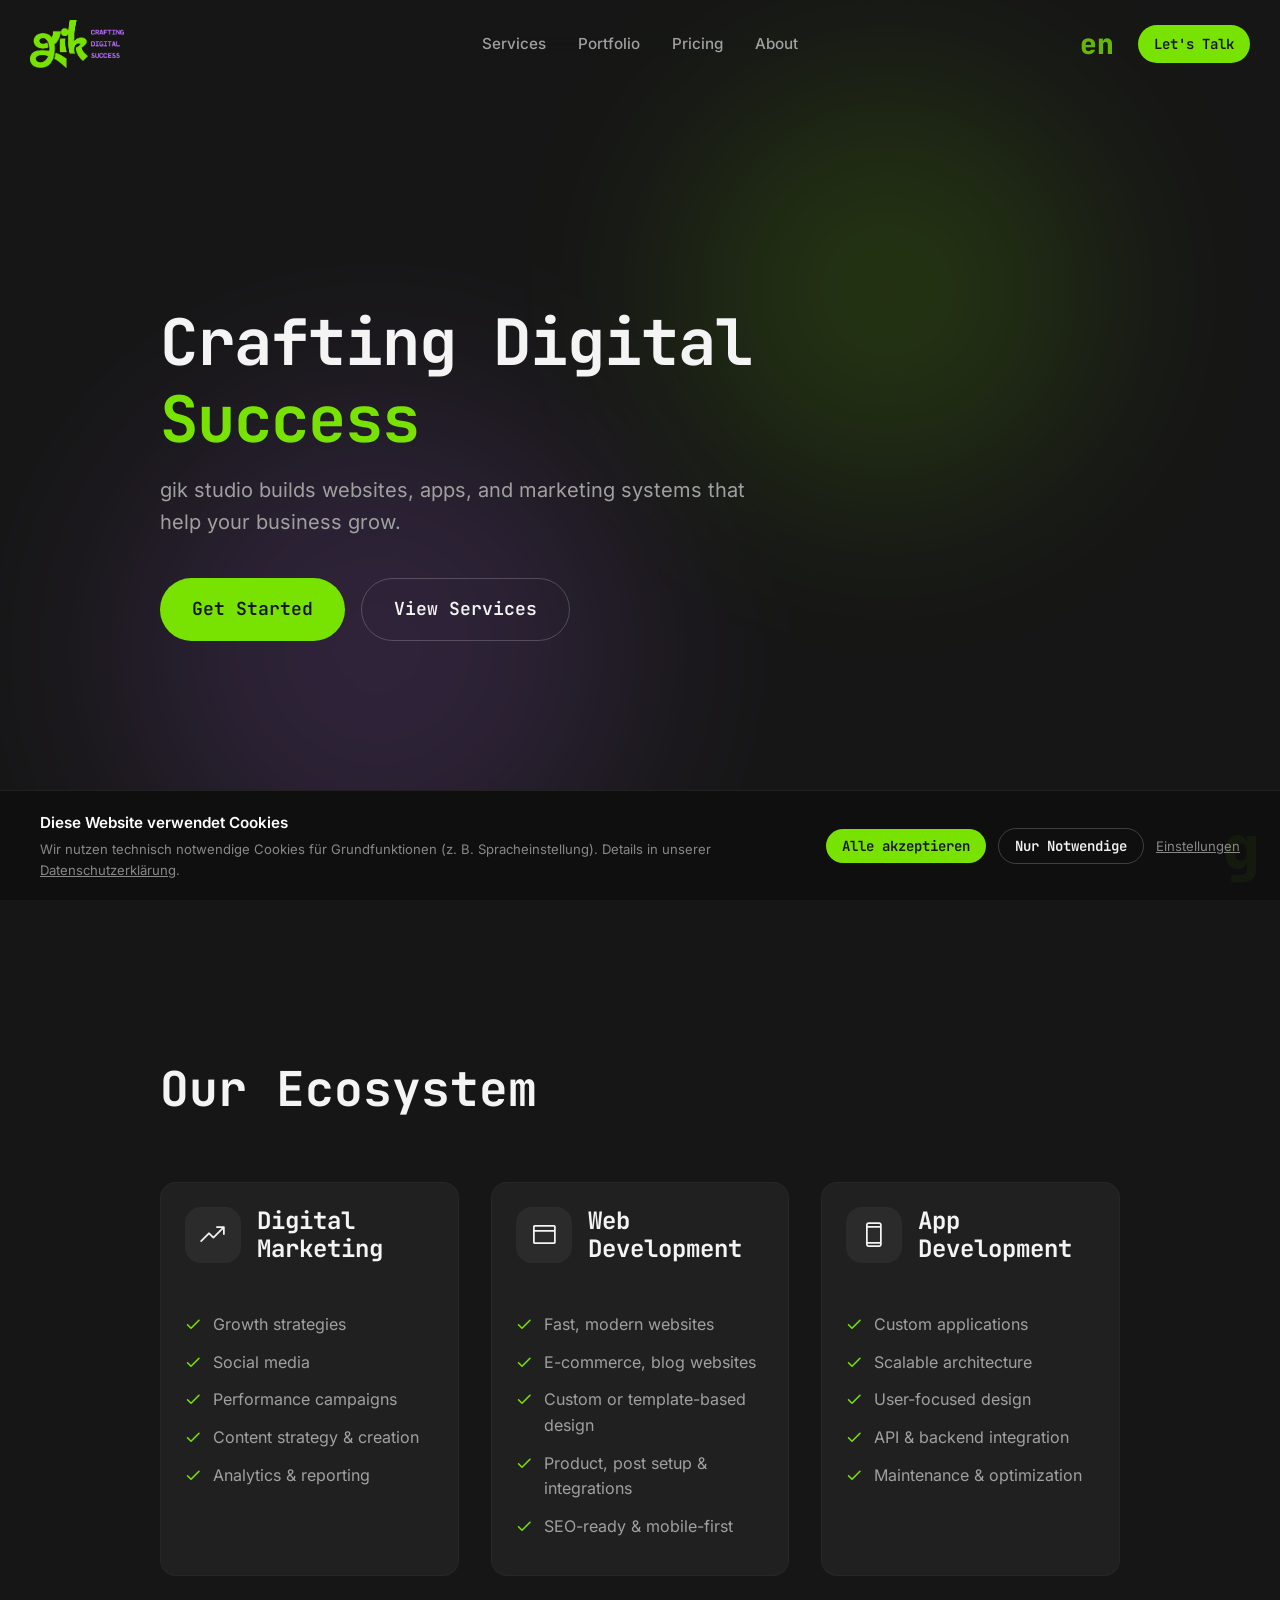
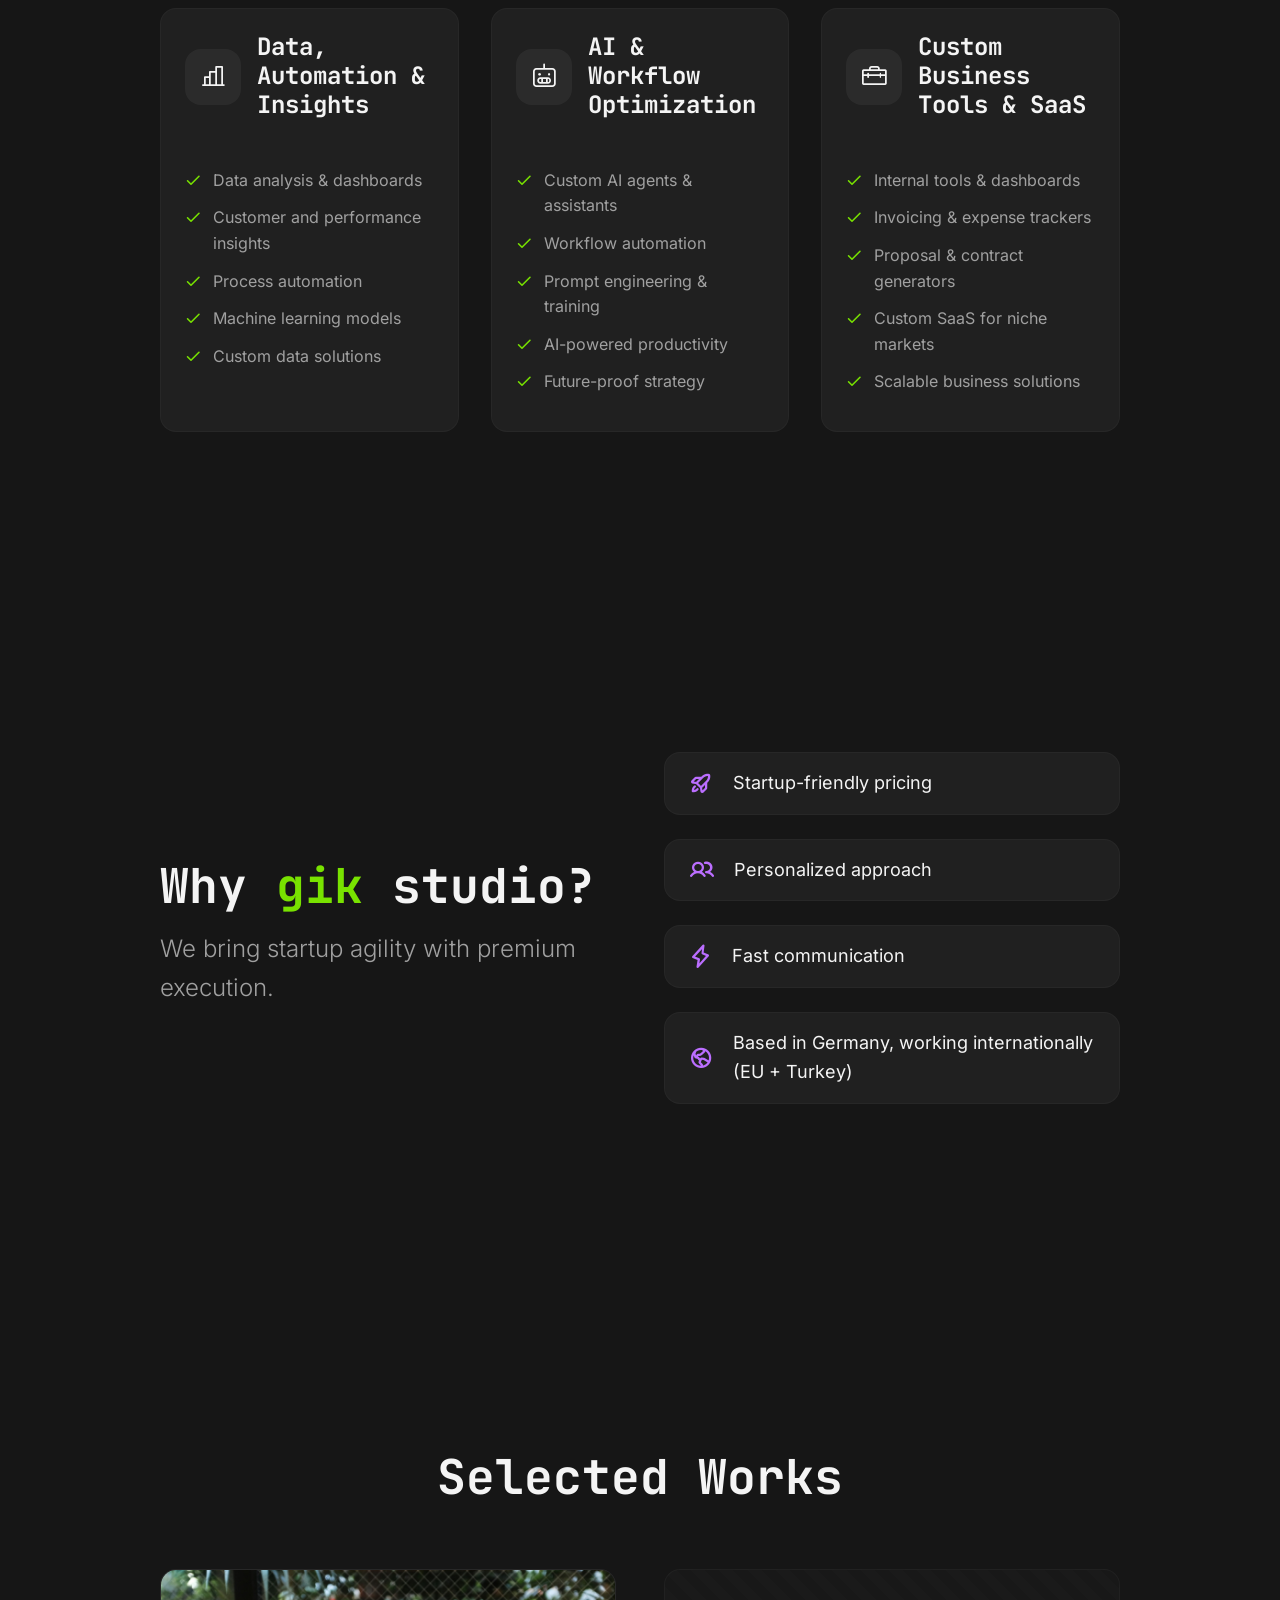
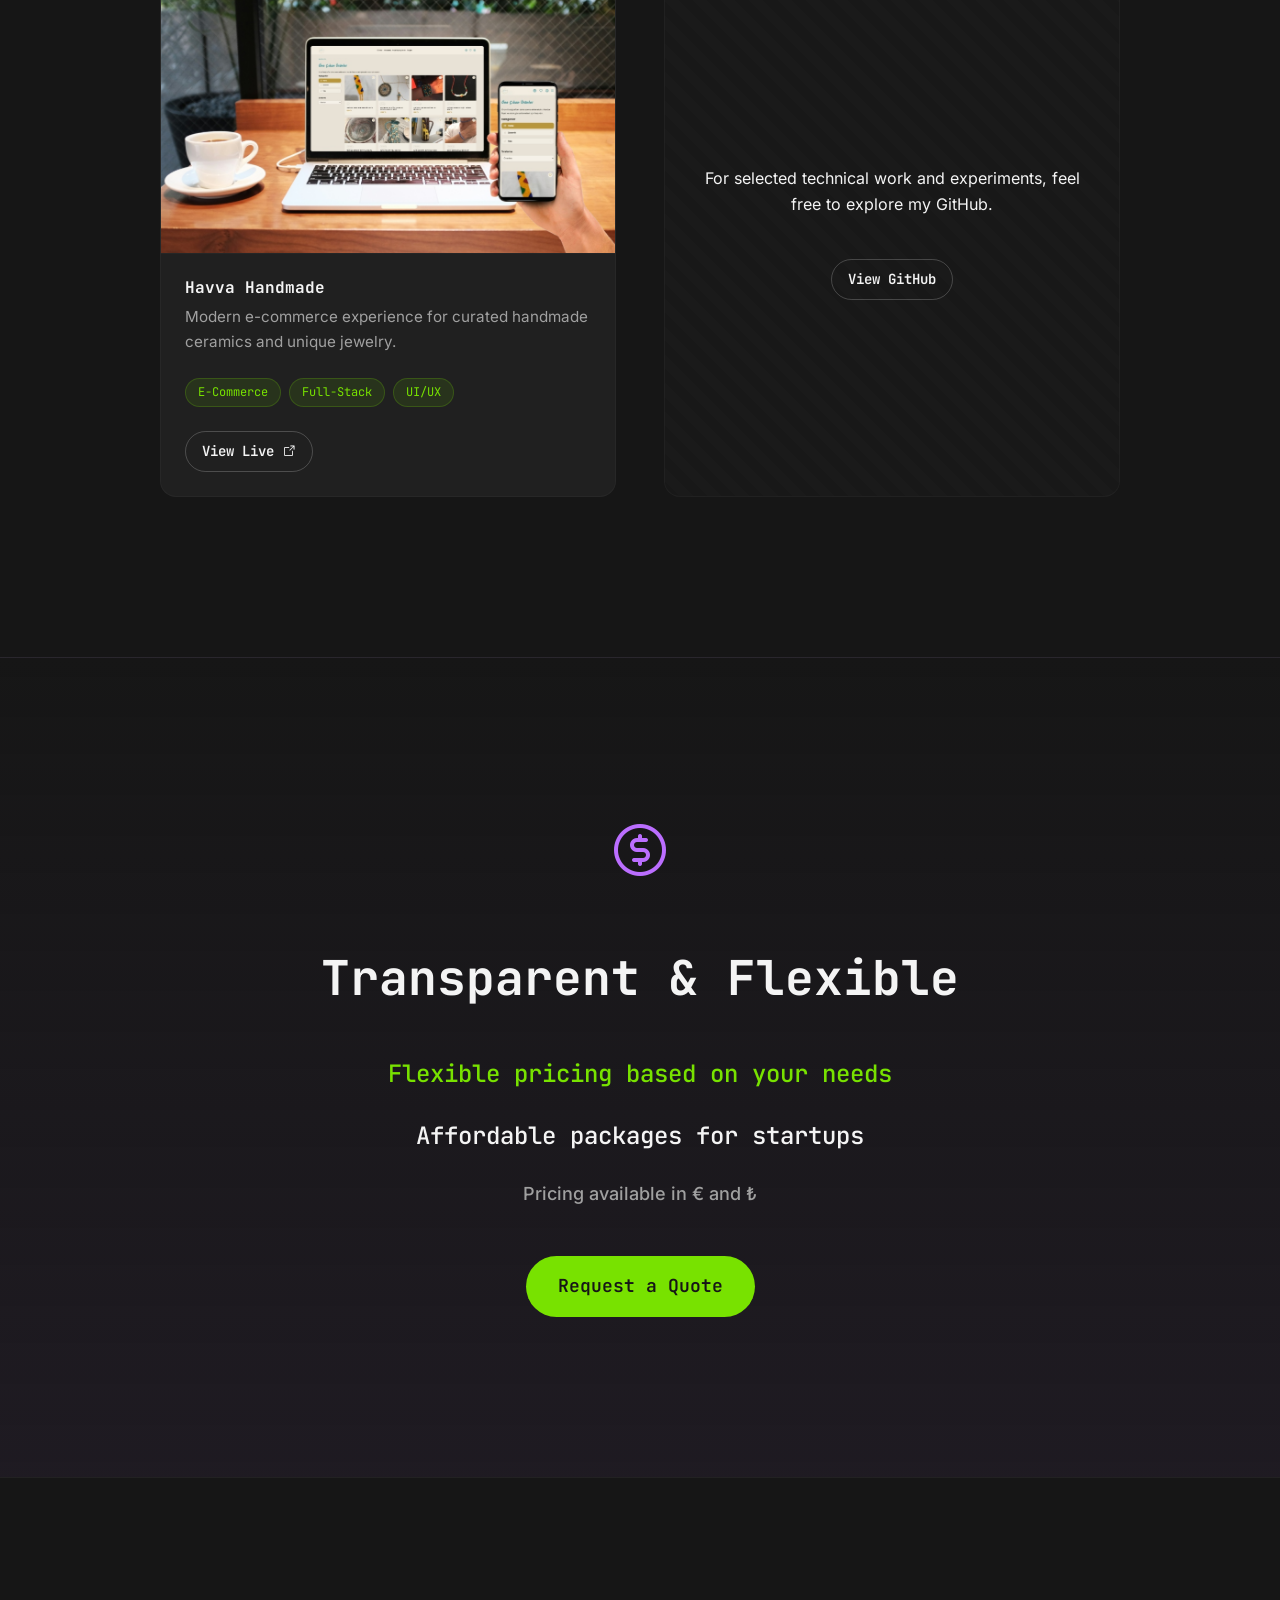
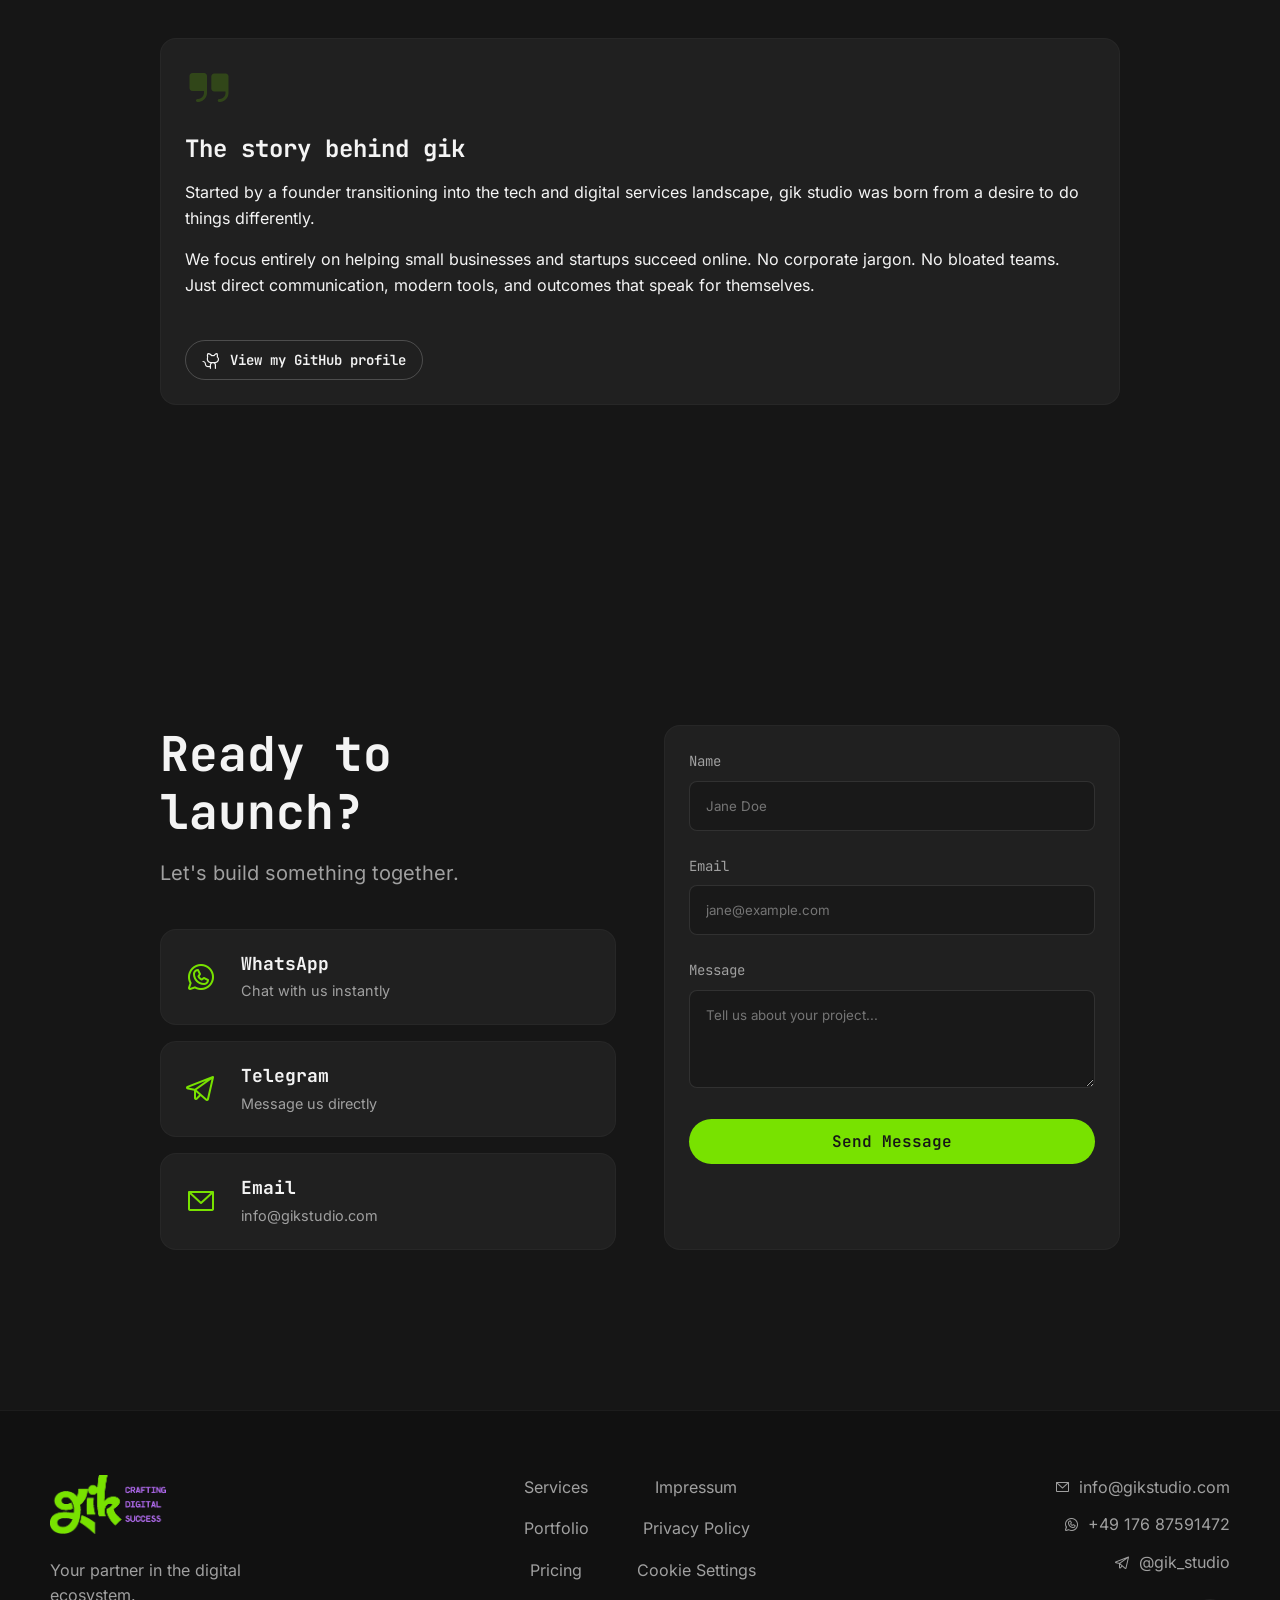
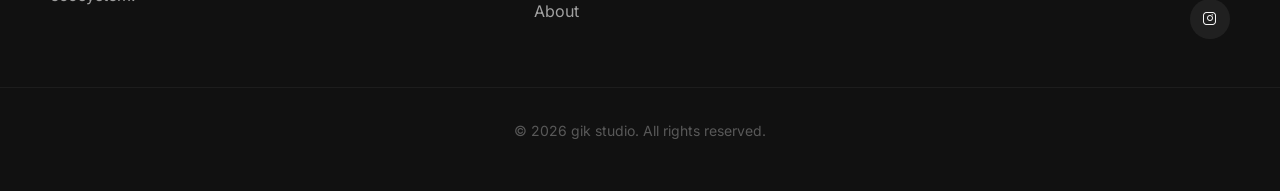
<file: index.html>
<!DOCTYPE html>
<html lang="de">

<head>
  <meta charset="UTF-8">
  <meta name="viewport" content="width=device-width, initial-scale=1.0">
  <title>gik studio | Crafting Digital Success</title>
  <meta name="description"
    content="gik studio builds websites, apps, and marketing systems that help your business grow.">

  <!-- Favicon -->
  <link rel="icon" type="image/png" href="images/favicon.png">

  <!-- Phosphor Icons (self-hosted) -->
  <link rel="stylesheet" href="vendor/phosphor/regular/style.css">
  <link rel="stylesheet" href="vendor/phosphor/bold/style.css">
  <link rel="stylesheet" href="vendor/phosphor/fill/style.css">

  <link rel="stylesheet" href="css/style.css">
</head>

<body>

  <!-- Signature Detail -->
  <div class="signature-g">g</div>

  <!-- Navigation -->
  <nav class="navbar">
    <div class="navbar-full">
      <div class="nav-left">
        <a href="#home">
          <!-- Real Logo -->
          <img src="images/logo.png" alt="gik studio logo" class="real-logo">
        </a>
      </div>

      <div class="nav-center">
        <button class="mobile-menu-btn" aria-label="Toggle Menu">
          <i class="ph ph-list"></i>
        </button>
        <div class="nav-links">
          <a href="#services" data-i18n="nav_services">Services</a>
          <a href="#portfolio" data-i18n="nav_portfolio">Portfolio</a>
          <a href="#pricing" data-i18n="nav_pricing">Pricing</a>
          <a href="#about" data-i18n="nav_about">About</a>
        </div>
      </div>

      <div class="nav-right">
        <!-- Language Switcher -->
        <div class="lang-switcher">
          <button class="lang-btn" data-lang="en">en</button>
          <button class="lang-btn active" data-lang="de">de</button>
          <button class="lang-btn" data-lang="tr">tr</button>
        </div>
        <div class="nav-actions">
          <a href="#contact" class="btn btn-sm btn-primary glow-hover" data-i18n="nav_cta">Let's Talk</a>
        </div>
      </div>
    </div>
  </nav>

  <!-- Hero Section -->
  <header class="section hero" id="home">
    <div class="video-overlay"></div>
    <video loop muted playsinline class="hero-video-bg">
      <source src="video/gikstudio-herobg.mp4" type="video/mp4">
    </video>

    <div class="hero-content">
      <h1 data-i18n="hero_headline">Crafting Digital <br><span class="text-neon">Success</span></h1>
      <p class="subtitle" data-i18n="hero_sub">gik studio builds websites, apps, and marketing systems that help your
        business grow.</p>
      <div class="hero-ctas">
        <a href="#contact" class="btn btn-primary btn-lg glow-hover" data-i18n="hero_btn_primary">Get Started</a>
        <a href="#services" class="btn btn-outline btn-lg" data-i18n="hero_btn_secondary">View Services</a>
      </div>
    </div>

    <!-- Subtle background elements -->
    <div class="glow-orb orb-top"></div>
    <div class="glow-orb orb-bottom"></div>
  </header>

  <!-- Services Section -->
  <section class="section services" id="services">
    <div class="container">
      <div class="section-header">
        <h2 data-i18n="sec_services_title">Our Ecosystem</h2>
      </div>

      <div class="services-grid">
        <!-- Digital Marketing -->
        <div class="card service-card">
          <div class="service-header">
            <div class="icon-box"><i class="ph ph-trend-up"></i></div>
            <h3 data-i18n="serv_marketing_title">Digital Marketing</h3>
          </div>
          <ul class="feature-list">
            <li><i class="ph-bold ph-check"></i> <span data-i18n="serv_marketing_1">Growth strategies</span></li>
            <li><i class="ph-bold ph-check"></i> <span data-i18n="serv_marketing_2">Social media management</span></li>
            <li><i class="ph-bold ph-check"></i> <span data-i18n="serv_marketing_3">Performance campaigns</span></li>
            <li><i class="ph-bold ph-check"></i> <span data-i18n="serv_marketing_4">Content strategy & creation</span>
            </li>
            <li><i class="ph-bold ph-check"></i> <span data-i18n="serv_marketing_5">Analytics & reporting</span></li>
          </ul>
        </div>

        <!-- Web Development -->
        <div class="card service-card">
          <div class="service-header">
            <div class="icon-box"><i class="ph ph-browser"></i></div>
            <h3 data-i18n="serv_web_title">Web Development</h3>
          </div>
          <ul class="feature-list">
            <li><i class="ph-bold ph-check"></i> <span data-i18n="serv_web_1">Fast, modern websites</span></li>
            <li><i class="ph-bold ph-check"></i> <span data-i18n="serv_web_2">E-commerce, blog websites</span></li>
            <li><i class="ph-bold ph-check"></i> <span data-i18n="serv_web_3">Custom or template-based design</span>
            </li>
            <li><i class="ph-bold ph-check"></i> <span data-i18n="serv_web_4">Product, post setup & integrations</span>
            </li>
            <li><i class="ph-bold ph-check"></i> <span data-i18n="serv_web_5">SEO-ready & mobile-first</span></li>
          </ul>
        </div>

        <!-- App Development -->
        <div class="card service-card">
          <div class="service-header">
            <div class="icon-box"><i class="ph ph-device-mobile"></i></div>
            <h3 data-i18n="serv_app_title">App Development</h3>
          </div>
          <ul class="feature-list">
            <li><i class="ph-bold ph-check"></i> <span data-i18n="serv_app_1">Custom applications</span></li>
            <li><i class="ph-bold ph-check"></i> <span data-i18n="serv_app_2">Scalable architecture</span></li>
            <li><i class="ph-bold ph-check"></i> <span data-i18n="serv_app_3">User-focused design</span></li>
            <li><i class="ph-bold ph-check"></i> <span data-i18n="serv_app_4">API & backend integration</span></li>
            <li><i class="ph-bold ph-check"></i> <span data-i18n="serv_app_5">Maintenance & optimization</span></li>
          </ul>
        </div>

        <!-- Data & Automation -->
        <div class="card service-card">
          <div class="service-header">
            <div class="icon-box"><i class="ph ph-chart-bar"></i></div>
            <h3 data-i18n="serv_data_title">Data, Automation & Insights</h3>
          </div>
          <ul class="feature-list">
            <li><i class="ph-bold ph-check"></i> <span data-i18n="serv_data_1">Data analysis & dashboards</span></li>
            <li><i class="ph-bold ph-check"></i> <span data-i18n="serv_data_2">Customer and performance insights</span>
            </li>
            <li><i class="ph-bold ph-check"></i> <span data-i18n="serv_data_3">Process automation</span></li>
            <li><i class="ph-bold ph-check"></i> <span data-i18n="serv_data_4">Machine learning models</span></li>
            <li><i class="ph-bold ph-check"></i> <span data-i18n="serv_data_5">Custom data solutions</span></li>
          </ul>
        </div>

        <!-- AI & Workflow Optimization -->
        <div class="card service-card">
          <div class="service-header">
            <div class="icon-box"><i class="ph ph-robot"></i></div>
            <h3 data-i18n="serv_ai_title">AI & Workflow Optimization</h3>
          </div>
          <ul class="feature-list">
            <li><i class="ph-bold ph-check"></i> <span data-i18n="serv_ai_1">Custom AI agents & assistants</span></li>
            <li><i class="ph-bold ph-check"></i> <span data-i18n="serv_ai_2">Workflow automation</span></li>
            <li><i class="ph-bold ph-check"></i> <span data-i18n="serv_ai_3">Prompt engineering & training</span></li>
            <li><i class="ph-bold ph-check"></i> <span data-i18n="serv_ai_4">AI-powered productivity</span></li>
            <li><i class="ph-bold ph-check"></i> <span data-i18n="serv_ai_5">Future-proof strategy</span></li>
          </ul>
        </div>

        <!-- Custom Business Tools & SaaS -->
        <div class="card service-card">
          <div class="service-header">
            <div class="icon-box"><i class="ph ph-toolbox"></i></div>
            <h3 data-i18n="serv_saas_title">Custom Business Tools & SaaS</h3>
          </div>
          <ul class="feature-list">
            <li><i class="ph-bold ph-check"></i> <span data-i18n="serv_saas_1">Internal tools & dashboards</span></li>
            <li><i class="ph-bold ph-check"></i> <span data-i18n="serv_saas_2">Invoicing & expense trackers</span></li>
            <li><i class="ph-bold ph-check"></i> <span data-i18n="serv_saas_3">Proposal & contract generators</span></li>
            <li><i class="ph-bold ph-check"></i> <span data-i18n="serv_saas_4">Custom SaaS for niche markets</span></li>
            <li><i class="ph-bold ph-check"></i> <span data-i18n="serv_saas_5">Scalable business solutions</span></li>
          </ul>
        </div>
      </div>
    </div>
  </section>

  <!-- Why gik studio Section -->
  <section class="section why-us" id="why-us">
    <div class="container container-narrow">
      <div class="flex-row items-center">
        <div class="half-width">
          <h2 data-i18n="sec_why_title">Why <span class="text-neon">gik</span> studio?</h2>
          <p class="large-text" data-i18n="sec_why_desc">We bring startup agility with premium execution.</p>
        </div>
        <div class="half-width">
          <ul class="why-list">
            <li>
              <div class="bullet-icon"><i class="ph-bold ph-rocket-launch"></i></div>
              <span data-i18n="why_1">Startup-friendly pricing</span>
            </li>
            <li>
              <div class="bullet-icon"><i class="ph-bold ph-users"></i></div>
              <span data-i18n="why_2">Personalized approach</span>
            </li>
            <li>
              <div class="bullet-icon"><i class="ph-bold ph-lightning"></i></div>
              <span data-i18n="why_3">Fast communication</span>
            </li>
            <li>
              <div class="bullet-icon"><i class="ph-bold ph-globe-hemisphere-west"></i></div>
              <span data-i18n="why_4">Based in Germany, working internationally (EU + Turkey)</span>
            </li>
          </ul>
        </div>
      </div>
    </div>
  </section>

  <!-- Portfolio Placeholder -->
  <section class="section portfolio" id="portfolio">
    <div class="container">
      <div class="section-header center">
        <h2 data-i18n="sec_portfolio_title">Selected Works</h2>
      </div>

      <div class="grid-2">
        <!-- Havva Handmade -->
        <div class="card portfolio-card has-image">
          <div class="portfolio-img-wrapper">
            <img src="images/project-havva.jpg" alt="Havva Handmade Mockup">
          </div>
          <div class="portfolio-info">
            <h4 data-i18n="port_havva_title">Havva Handmade</h4>
            <p data-i18n="port_havva_desc">Modern e-commerce experience for curated handmade ceramics and unique jewelry.</p>
            <div class="portfolio-tags" style="margin-bottom: 1.5rem;">
              <span class="tag">E-Commerce</span>
              <span class="tag">Full-Stack</span>
              <span class="tag">UI/UX</span>
            </div>
            <a href="https://havvahandmade.gikstudio.com" target="_blank" class="btn btn-outline btn-sm">
              <span data-i18n="port_view_live">View Live</span>
              <i class="ph ph-arrow-square-out" style="margin-left: 0.5rem;"></i>
            </a>
          </div>
        </div>

        <div class="card portfolio-card placeholder">
          <div class="placeholder-content">
            <p data-i18n="port_github_desc">
              For selected technical work and experiments, feel free to explore my GitHub.
            </p>
            <br>
            <a href="https://github.com/gogifemi/gikstudio-projects" target="_blank" class="btn btn-outline btn-sm">
              <span data-i18n="port_github_btn">View GitHub</span>
            </a>
          </div>
        </div>
      </div>
    </div>
  </section>

  <!-- Pricing -->
  <section class="section pricing" id="pricing">
    <div class="container container-narrow text-center">
      <i class="ph ph-currency-circle-dollar pricing-icon"></i>
      <h2 data-i18n="sec_pricing_title" style="margin-top: 4rem;">Transparent & Flexible</h2>

      <div class="pricing-statements">
        <p class="stmt neon-accent" data-i18n="price_stmt_1">Flexible pricing based on your needs</p>
        <p class="stmt" data-i18n="price_stmt_2">Affordable packages for startups</p>
        <p class="stmt subtle" data-i18n="price_stmt_3">Pricing available in € and ₺</p>
      </div>

      <div class="pricing-cta">
        <a href="#contact" class="btn btn-primary btn-lg glow-hover" data-i18n="price_cta">Request a Quote</a>
      </div>
    </div>
  </section>

  <!-- About -->
  <section class="section about" id="about">
    <div class="container container-narrow">
      <div class="about-card card">
        <div class="about-header">
          <i class="ph-fill ph-quotes"></i>
        </div>
        <h3 data-i18n="sec_about_title">The story behind gik</h3>
        <p data-i18n="about_p1">Started by a founder transitioning into the tech and digital services landscape, gik
          studio was born from a desire to do things differently.</p>
        <p data-i18n="about_p2">We focus entirely on helping small businesses and startups succeed online. No corporate
          jargon. No bloated teams. Just direct communication, modern tools, and outcomes that speak for themselves.</p>
        <br>
        <a href="#" data-i18n="github_profile_url" data-i18n-attr="href" target="_blank" class="btn btn-outline btn-sm">
          <i class="ph ph-github-logo" style="margin-right: 0.5rem; font-size: 1.2rem;"></i>
          <span data-i18n="github_profile_text">View my GitHub profile</span>
        </a>
      </div>
    </div>
  </section>

  <!-- Contact -->
  <section class="section contact" id="contact">
    <div class="container">
      <div class="grid-2 gap-lg form-grid">
        <div class="contact-info">
          <h2 data-i18n="sec_contact_title">Ready to launch?</h2>
          <p class="subtitle" data-i18n="sec_contact_sub">Let's build something together.</p>

          <div class="contact-methods">
            <a href="https://wa.me/+4917687591472" target="_blank" class="contact-method-card">
              <i class="ph ph-whatsapp-logo"></i>
              <div>
                <span class="label">WhatsApp</span>
                <span class="value" data-i18n="contact_wa">Chat with us instantly</span>
              </div>
            </a>
            <a href="https://t.me/gik_studio" target="_blank" class="contact-method-card">
              <i class="ph ph-telegram-logo"></i>
              <div>
                <span class="label">Telegram</span>
                <span class="value">Message us directly</span>
              </div>
            </a>
            <a href="mailto:info@gikstudio.com" class="contact-method-card">
              <i class="ph ph-envelope-simple"></i>
              <div>
                <span class="label">Email</span>
                <span class="value">info@gikstudio.com</span>
              </div>
            </a>
          </div>
        </div>

        <div class="contact-form-wrapper card">
          <form class="contact-form" id="contactForm" novalidate>
            <div class="form-group">
              <label for="name" data-i18n="form_name">Name</label>
              <input type="text" id="name" name="name" required placeholder="Jane Doe">
              <div class="error-message" id="name-error"></div>
            </div>
            <div class="form-group">
              <label for="email" data-i18n="form_email">Email</label>
              <input type="email" id="email" name="email" required placeholder="jane@example.com">
              <div class="error-message" id="email-error"></div>
            </div>
            <div class="form-group">
              <label for="message" data-i18n="form_msg">Message</label>
              <textarea id="message" name="message" rows="4" required placeholder="Tell us about your project..."
                data-i18n-placeholder="form_msg_ph"></textarea>
              <div class="error-message" id="message-error"></div>
            </div>
            <button class="btn btn-primary btn-block glow-hover" id="submitBtn" type="submit"
              data-i18n="form_submit">Send Message</button>
            <div class="form-status" id="formStatus"></div>
          </form>
        </div>
      </div>
    </div>
  </section>

  <!-- Footer -->
  <footer class="footer">
    <div class="container footer-inner">
      <div class="footer-left">
        <img src="images/logo.png" alt="gik studio logo" class="footer-logo">
        <p class="footer-tagline" data-i18n="footer_tagline">Your partner in the digital ecosystem.</p>
      </div>
      <div class="footer-center">
        <div class="footer-links">
          <a href="#services" data-i18n="nav_services">Services</a>
          <a href="#portfolio" data-i18n="nav_portfolio">Portfolio</a>
          <a href="#pricing" data-i18n="nav_pricing">Pricing</a>
          <a href="#about" data-i18n="nav_about">About</a>
        </div>
        <div class="footer-legal-links">
          <a href="impressum.html">Impressum</a>
          <a href="datenschutz.html" data-i18n="footer_datenschutz">Datenschutz</a>
          <a href="#" id="open-cookie-settings" data-i18n="footer_cookie_settings">Cookie-Einstellungen</a>
        </div>
      </div>
      <div class="footer-right">
        <div class="footer-contact">
          <a href="mailto:info@gikstudio.com"><i class="ph ph-envelope-simple"></i> info@gikstudio.com</a>
          <a href="https://wa.me/+4917687591472" target="_blank"><i class="ph ph-whatsapp-logo"></i> +49 176
            87591472</a>
          <a href="https://t.me/gik_studio" target="_blank"><i class="ph ph-telegram-logo"></i> @gik_studio</a>
        </div>
        <div class="social-links">
          <a href="https://www.instagram.com/gikstudioog/" target="_blank"><i class="ph ph-instagram-logo"></i></a>
        </div>
      </div>
    </div>
    <div class="container footer-bottom">
      <p>&copy; 2026 gik studio. All rights reserved.</p>
    </div>
  </footer>

  <script src="js/script.js"></script>
  <script src="js/cookie-consent.js"></script>
</body>

</html>
</file>
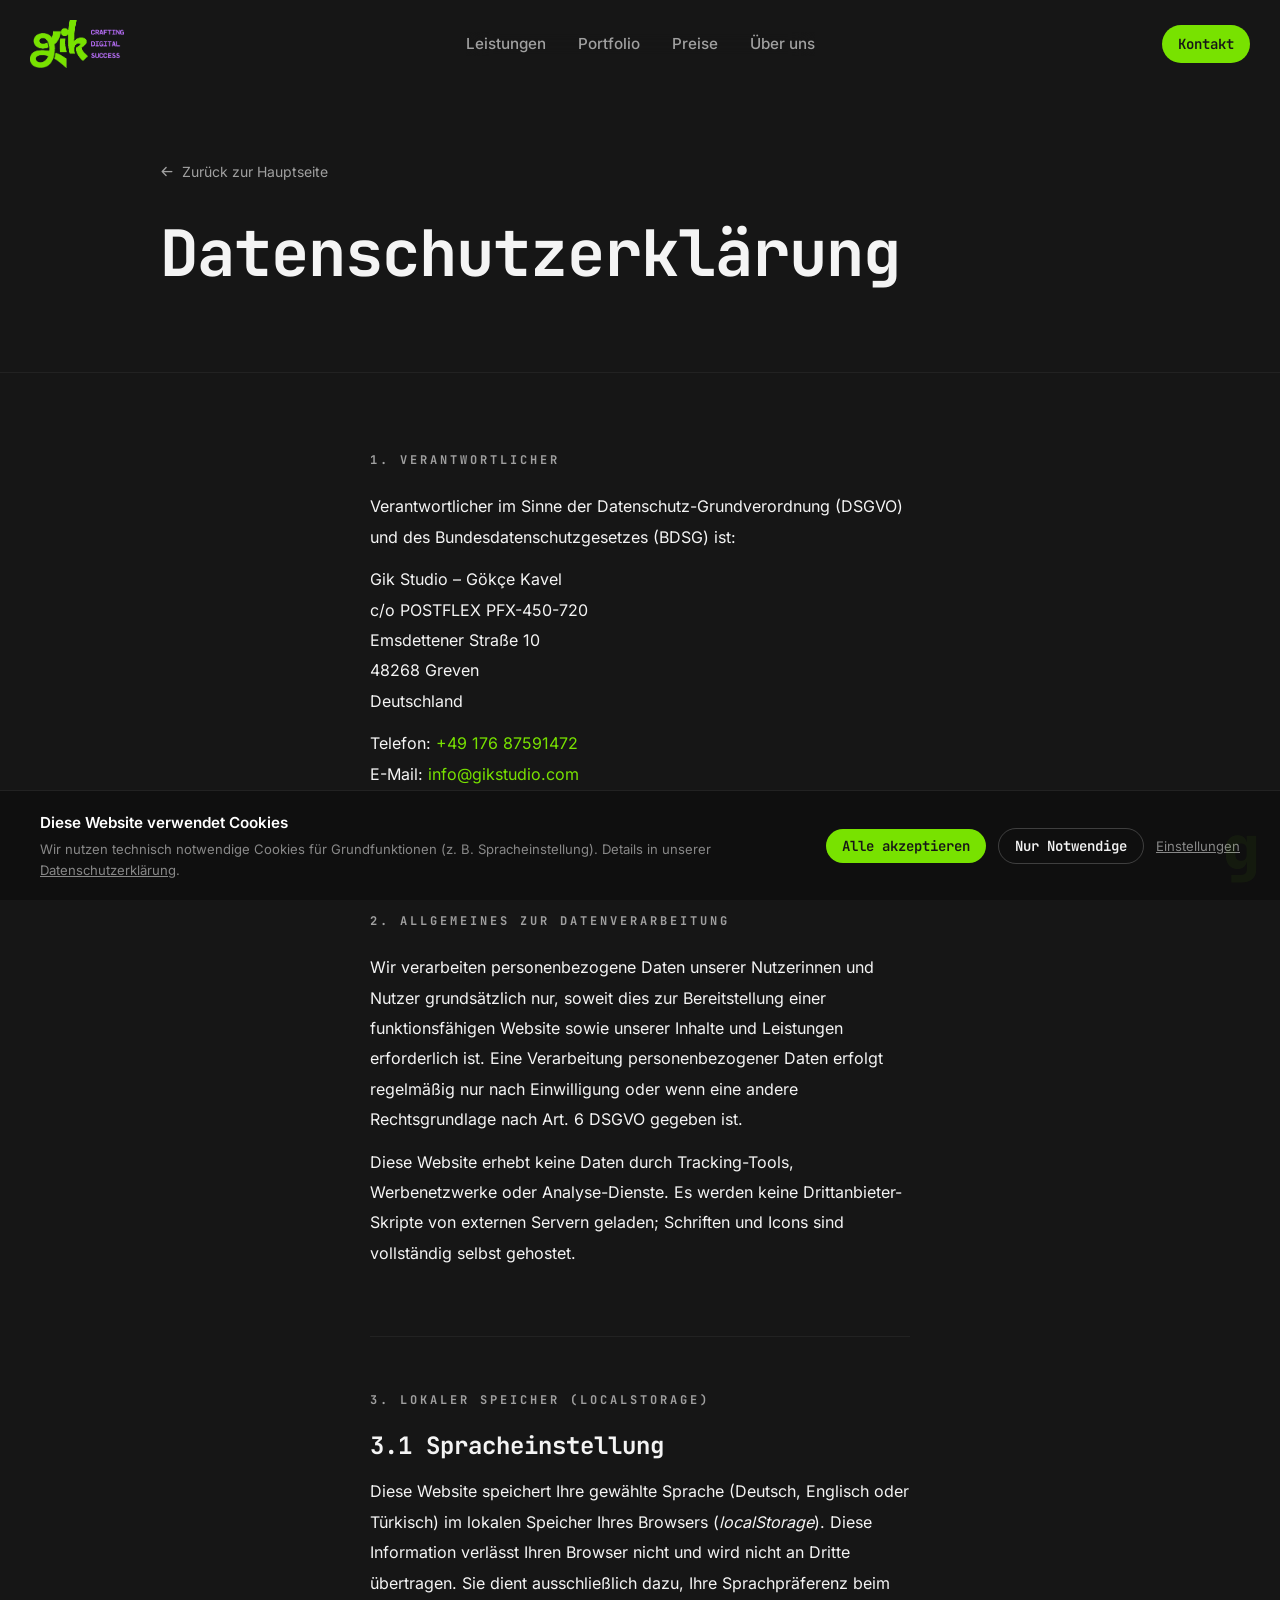
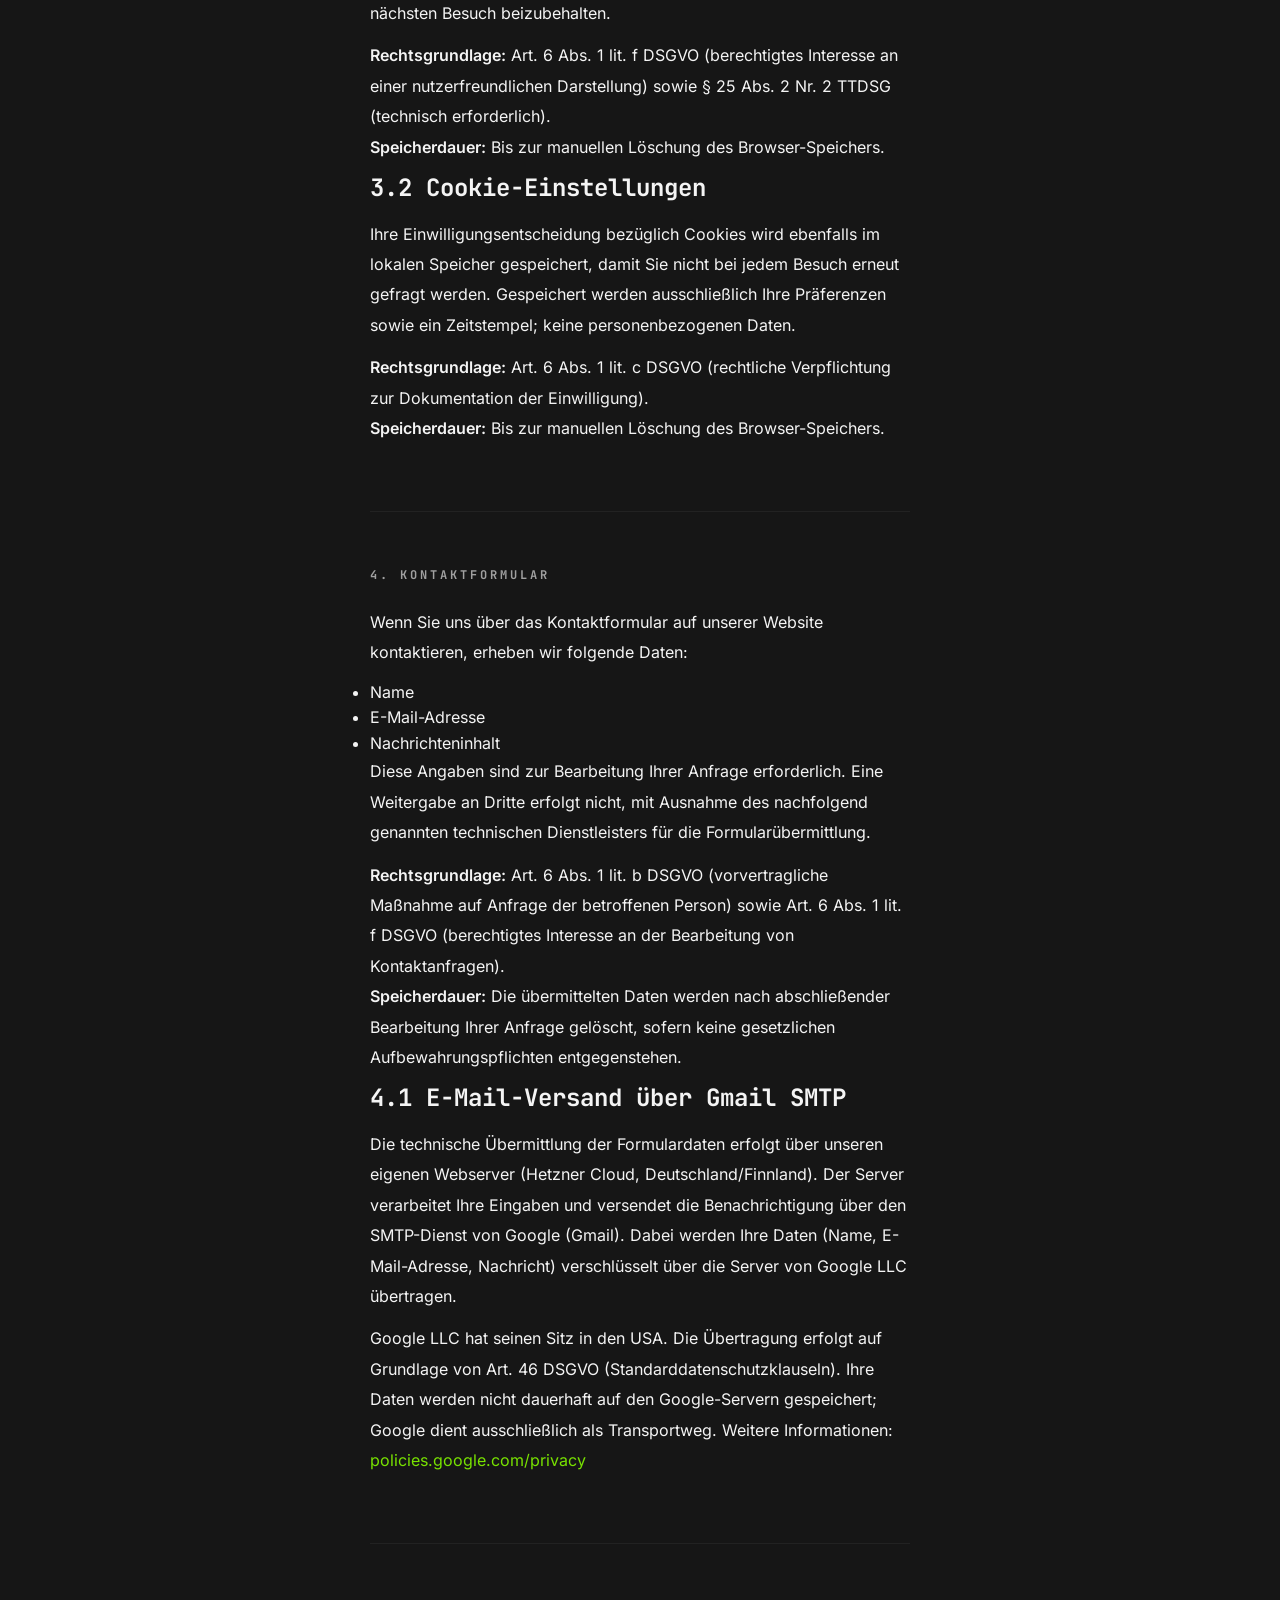
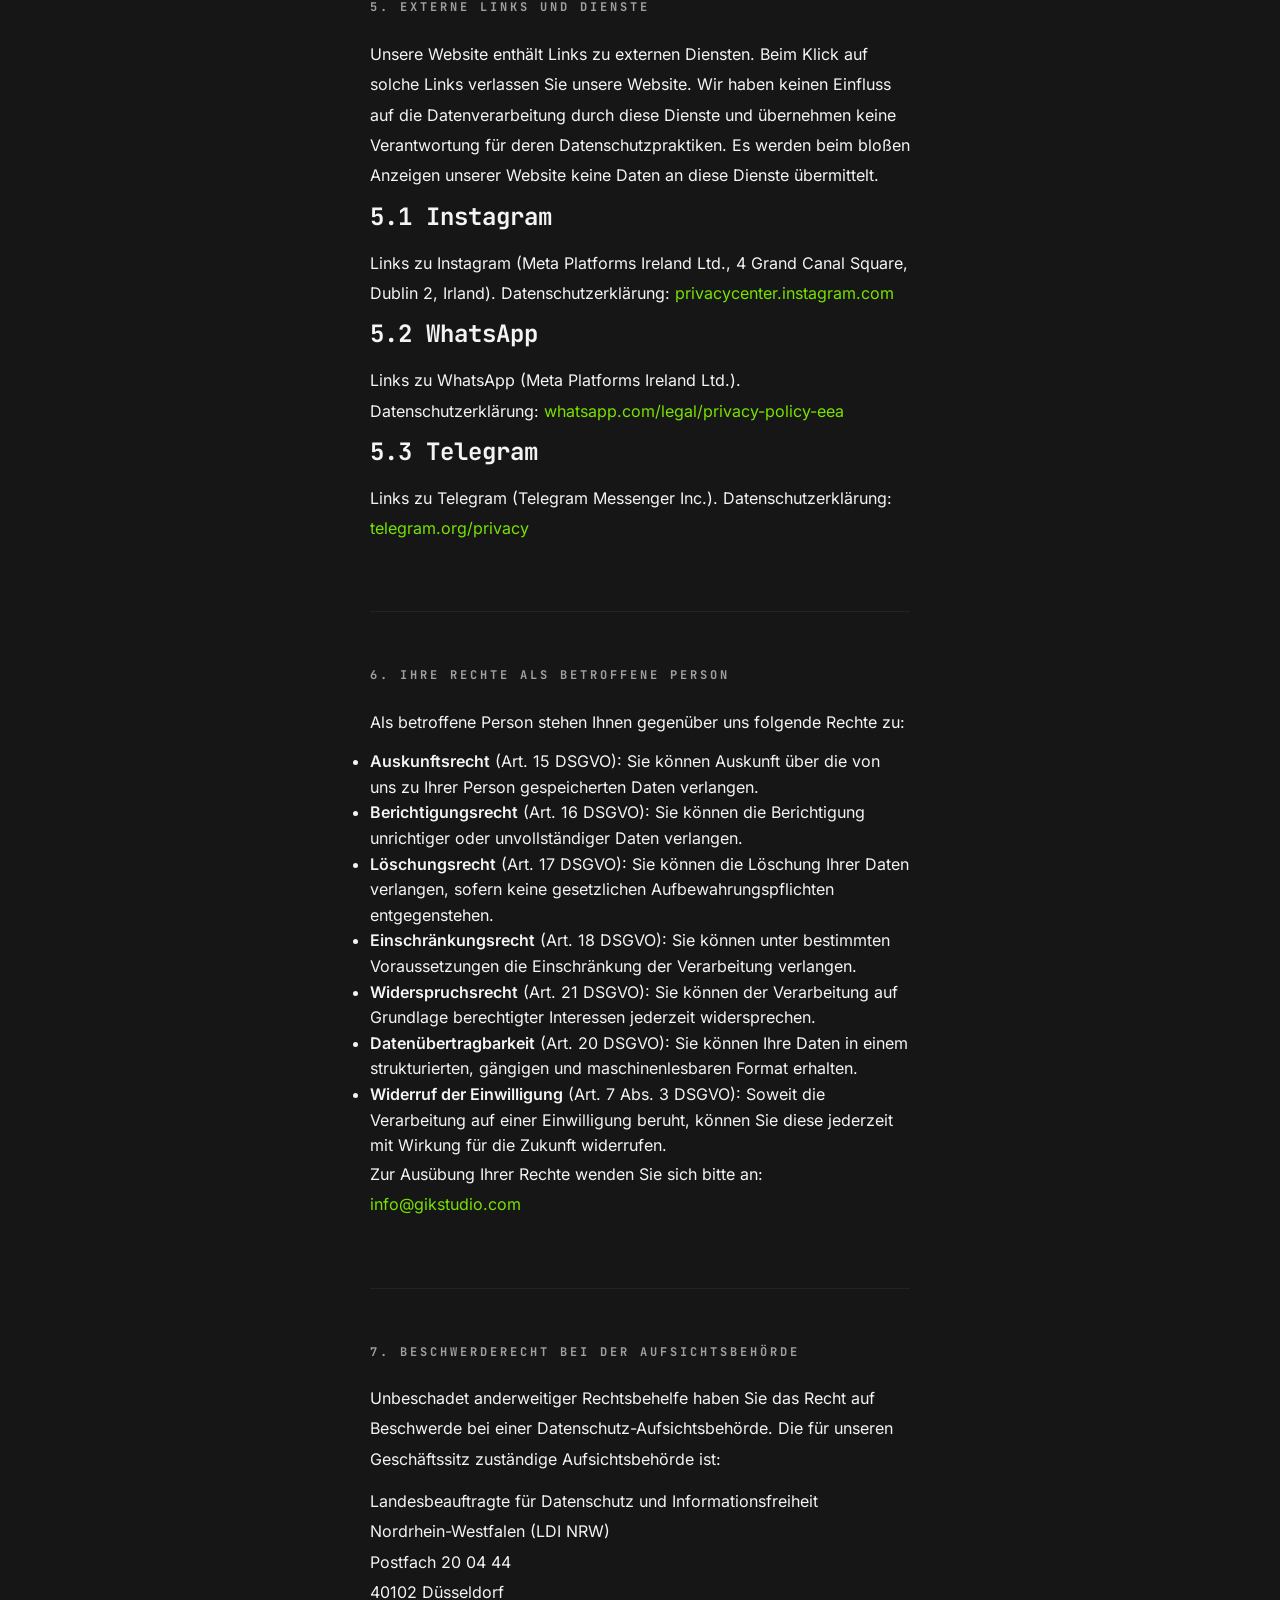
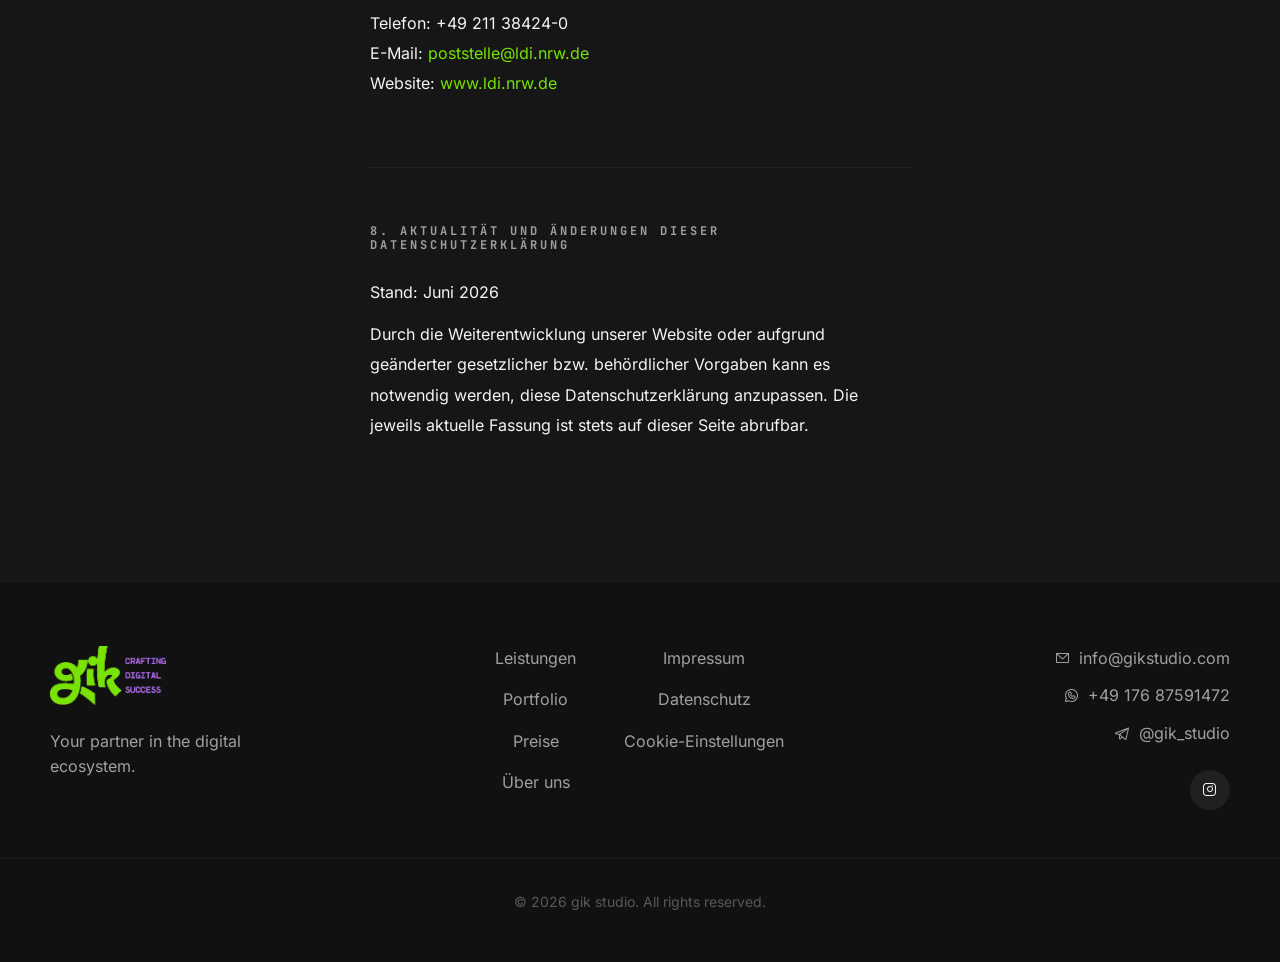
<file: datenschutz.html>
<!DOCTYPE html>
<html lang="de">

<head>
  <meta charset="UTF-8">
  <meta name="viewport" content="width=device-width, initial-scale=1.0">
  <title>Datenschutzerklärung | gik studio</title>
  <meta name="description" content="Datenschutzerklärung von gik studio gemäß DSGVO.">
  <meta name="robots" content="noindex, follow">

  <link rel="icon" type="image/png" href="images/favicon.png">

  <link rel="stylesheet" href="vendor/phosphor/regular/style.css">
  <link rel="stylesheet" href="vendor/phosphor/bold/style.css">
  <link rel="stylesheet" href="vendor/phosphor/fill/style.css">

  <link rel="stylesheet" href="css/style.css">
</head>

<body>

  <div class="signature-g">g</div>

  <!-- Navigation -->
  <nav class="navbar">
    <div class="navbar-full">
      <div class="nav-left">
        <a href="index.html">
          <img src="images/logo.png" alt="gik studio logo" class="real-logo">
        </a>
      </div>
      <div class="nav-center">
        <button class="mobile-menu-btn" aria-label="Menü öffnen">
          <i class="ph ph-list"></i>
        </button>
        <div class="nav-links">
          <a href="index.html#services">Leistungen</a>
          <a href="index.html#portfolio">Portfolio</a>
          <a href="index.html#pricing">Preise</a>
          <a href="index.html#about">Über uns</a>
        </div>
      </div>
      <div class="nav-right">
        <div class="nav-actions">
          <a href="index.html#contact" class="btn btn-sm btn-primary glow-hover">Kontakt</a>
        </div>
      </div>
    </div>
  </nav>

  <!-- Page Header -->
  <div class="legal-page-header">
    <div class="container">
      <a href="index.html" class="back-link">
        <i class="ph-bold ph-arrow-left"></i>
        Zurück zur Hauptseite
      </a>
      <h1>Datenschutzerklärung</h1>
    </div>
  </div>

  <!-- Content -->
  <main class="legal-content">
    <div class="container container-legal">

      <!-- 1. Verantwortlicher -->
      <div class="legal-section">
        <h2>1. Verantwortlicher</h2>
        <p>Verantwortlicher im Sinne der Datenschutz-Grundverordnung (DSGVO) und des Bundesdatenschutzgesetzes (BDSG) ist:</p>
        <address>
          Gik Studio – Gökçe Kavel<br>
          c/o POSTFLEX PFX-450-720<br>
          Emsdettener Straße 10<br>
          48268 Greven<br>
          Deutschland
        </address>
        <p>Telefon: <a href="tel:+4917687591472">+49 176 87591472</a><br>
        E-Mail: <a href="mailto:info@gikstudio.com">info@gikstudio.com</a></p>
      </div>

      <!-- 2. Allgemeines -->
      <div class="legal-section">
        <h2>2. Allgemeines zur Datenverarbeitung</h2>
        <p>Wir verarbeiten personenbezogene Daten unserer Nutzerinnen und Nutzer grundsätzlich nur, soweit dies zur Bereitstellung einer funktionsfähigen Website sowie unserer Inhalte und Leistungen erforderlich ist. Eine Verarbeitung personenbezogener Daten erfolgt regelmäßig nur nach Einwilligung oder wenn eine andere Rechtsgrundlage nach Art. 6 DSGVO gegeben ist.</p>
        <p>Diese Website erhebt keine Daten durch Tracking-Tools, Werbenetzwerke oder Analyse-Dienste. Es werden keine Drittanbieter-Skripte von externen Servern geladen; Schriften und Icons sind vollständig selbst gehostet.</p>
      </div>

      <!-- 3. Lokaler Speicher -->
      <div class="legal-section">
        <h2>3. Lokaler Speicher (localStorage)</h2>

        <h3>3.1 Spracheinstellung</h3>
        <p>Diese Website speichert Ihre gewählte Sprache (Deutsch, Englisch oder Türkisch) im lokalen Speicher Ihres Browsers (<em>localStorage</em>). Diese Information verlässt Ihren Browser nicht und wird nicht an Dritte übertragen. Sie dient ausschließlich dazu, Ihre Sprachpräferenz beim nächsten Besuch beizubehalten.</p>
        <p><strong>Rechtsgrundlage:</strong> Art. 6 Abs. 1 lit. f DSGVO (berechtigtes Interesse an einer nutzerfreundlichen Darstellung) sowie § 25 Abs. 2 Nr. 2 TTDSG (technisch erforderlich).<br>
        <strong>Speicherdauer:</strong> Bis zur manuellen Löschung des Browser-Speichers.</p>

        <h3>3.2 Cookie-Einstellungen</h3>
        <p>Ihre Einwilligungsentscheidung bezüglich Cookies wird ebenfalls im lokalen Speicher gespeichert, damit Sie nicht bei jedem Besuch erneut gefragt werden. Gespeichert werden ausschließlich Ihre Präferenzen sowie ein Zeitstempel; keine personenbezogenen Daten.</p>
        <p><strong>Rechtsgrundlage:</strong> Art. 6 Abs. 1 lit. c DSGVO (rechtliche Verpflichtung zur Dokumentation der Einwilligung).<br>
        <strong>Speicherdauer:</strong> Bis zur manuellen Löschung des Browser-Speichers.</p>
      </div>

      <!-- 4. Kontaktformular -->
      <div class="legal-section">
        <h2>4. Kontaktformular</h2>
        <p>Wenn Sie uns über das Kontaktformular auf unserer Website kontaktieren, erheben wir folgende Daten:</p>
        <ul>
          <li>Name</li>
          <li>E-Mail-Adresse</li>
          <li>Nachrichteninhalt</li>
        </ul>
        <p>Diese Angaben sind zur Bearbeitung Ihrer Anfrage erforderlich. Eine Weitergabe an Dritte erfolgt nicht, mit Ausnahme des nachfolgend genannten technischen Dienstleisters für die Formularübermittlung.</p>
        <p><strong>Rechtsgrundlage:</strong> Art. 6 Abs. 1 lit. b DSGVO (vorvertragliche Maßnahme auf Anfrage der betroffenen Person) sowie Art. 6 Abs. 1 lit. f DSGVO (berechtigtes Interesse an der Bearbeitung von Kontaktanfragen).<br>
        <strong>Speicherdauer:</strong> Die übermittelten Daten werden nach abschließender Bearbeitung Ihrer Anfrage gelöscht, sofern keine gesetzlichen Aufbewahrungspflichten entgegenstehen.</p>

        <h3>4.1 E-Mail-Versand über Gmail SMTP</h3>
        <p>Die technische Übermittlung der Formulardaten erfolgt über unseren eigenen Webserver (Hetzner Cloud, Deutschland/Finnland). Der Server verarbeitet Ihre Eingaben und versendet die Benachrichtigung über den SMTP-Dienst von Google (Gmail). Dabei werden Ihre Daten (Name, E-Mail-Adresse, Nachricht) verschlüsselt über die Server von Google LLC übertragen.</p>
        <p>Google LLC hat seinen Sitz in den USA. Die Übertragung erfolgt auf Grundlage von Art. 46 DSGVO (Standarddatenschutzklauseln). Ihre Daten werden nicht dauerhaft auf den Google-Servern gespeichert; Google dient ausschließlich als Transportweg. Weitere Informationen: <a href="https://policies.google.com/privacy" target="_blank" rel="noopener noreferrer">policies.google.com/privacy</a></p>
      </div>

      <!-- 5. Externe Links und Dienste -->
      <div class="legal-section">
        <h2>5. Externe Links und Dienste</h2>
        <p>Unsere Website enthält Links zu externen Diensten. Beim Klick auf solche Links verlassen Sie unsere Website. Wir haben keinen Einfluss auf die Datenverarbeitung durch diese Dienste und übernehmen keine Verantwortung für deren Datenschutzpraktiken. Es werden beim bloßen Anzeigen unserer Website keine Daten an diese Dienste übermittelt.</p>

        <h3>5.1 Instagram</h3>
        <p>Links zu Instagram (Meta Platforms Ireland Ltd., 4 Grand Canal Square, Dublin 2, Irland). Datenschutzerklärung: <a href="https://privacycenter.instagram.com/policy/" target="_blank" rel="noopener noreferrer">privacycenter.instagram.com</a></p>

        <h3>5.2 WhatsApp</h3>
        <p>Links zu WhatsApp (Meta Platforms Ireland Ltd.). Datenschutzerklärung: <a href="https://www.whatsapp.com/legal/privacy-policy-eea" target="_blank" rel="noopener noreferrer">whatsapp.com/legal/privacy-policy-eea</a></p>

        <h3>5.3 Telegram</h3>
        <p>Links zu Telegram (Telegram Messenger Inc.). Datenschutzerklärung: <a href="https://telegram.org/privacy" target="_blank" rel="noopener noreferrer">telegram.org/privacy</a></p>
      </div>

      <!-- 6. Ihre Rechte -->
      <div class="legal-section">
        <h2>6. Ihre Rechte als betroffene Person</h2>
        <p>Als betroffene Person stehen Ihnen gegenüber uns folgende Rechte zu:</p>
        <ul>
          <li><strong>Auskunftsrecht</strong> (Art. 15 DSGVO): Sie können Auskunft über die von uns zu Ihrer Person gespeicherten Daten verlangen.</li>
          <li><strong>Berichtigungsrecht</strong> (Art. 16 DSGVO): Sie können die Berichtigung unrichtiger oder unvollständiger Daten verlangen.</li>
          <li><strong>Löschungsrecht</strong> (Art. 17 DSGVO): Sie können die Löschung Ihrer Daten verlangen, sofern keine gesetzlichen Aufbewahrungspflichten entgegenstehen.</li>
          <li><strong>Einschränkungsrecht</strong> (Art. 18 DSGVO): Sie können unter bestimmten Voraussetzungen die Einschränkung der Verarbeitung verlangen.</li>
          <li><strong>Widerspruchsrecht</strong> (Art. 21 DSGVO): Sie können der Verarbeitung auf Grundlage berechtigter Interessen jederzeit widersprechen.</li>
          <li><strong>Datenübertragbarkeit</strong> (Art. 20 DSGVO): Sie können Ihre Daten in einem strukturierten, gängigen und maschinenlesbaren Format erhalten.</li>
          <li><strong>Widerruf der Einwilligung</strong> (Art. 7 Abs. 3 DSGVO): Soweit die Verarbeitung auf einer Einwilligung beruht, können Sie diese jederzeit mit Wirkung für die Zukunft widerrufen.</li>
        </ul>
        <p>Zur Ausübung Ihrer Rechte wenden Sie sich bitte an: <a href="mailto:info@gikstudio.com">info@gikstudio.com</a></p>
      </div>

      <!-- 7. Beschwerderecht -->
      <div class="legal-section">
        <h2>7. Beschwerderecht bei der Aufsichtsbehörde</h2>
        <p>Unbeschadet anderweitiger Rechtsbehelfe haben Sie das Recht auf Beschwerde bei einer Datenschutz-Aufsichtsbehörde. Die für unseren Geschäftssitz zuständige Aufsichtsbehörde ist:</p>
        <address>
          Landesbeauftragte für Datenschutz und Informationsfreiheit<br>
          Nordrhein-Westfalen (LDI NRW)<br>
          Postfach 20 04 44<br>
          40102 Düsseldorf<br>
          Telefon: +49 211 38424-0<br>
          E-Mail: <a href="mailto:poststelle@ldi.nrw.de">poststelle@ldi.nrw.de</a><br>
          Website: <a href="https://www.ldi.nrw.de" target="_blank" rel="noopener noreferrer">www.ldi.nrw.de</a>
        </address>
      </div>

      <!-- 8. Aktualität -->
      <div class="legal-section">
        <h2>8. Aktualität und Änderungen dieser Datenschutzerklärung</h2>
        <p>Stand: Juni 2026</p>
        <p>Durch die Weiterentwicklung unserer Website oder aufgrund geänderter gesetzlicher bzw. behördlicher Vorgaben kann es notwendig werden, diese Datenschutzerklärung anzupassen. Die jeweils aktuelle Fassung ist stets auf dieser Seite abrufbar.</p>
      </div>

    </div>
  </main>

  <!-- Footer -->
  <footer class="footer">
    <div class="container footer-inner">
      <div class="footer-left">
        <img src="images/logo.png" alt="gik studio logo" class="footer-logo">
        <p class="footer-tagline">Your partner in the digital ecosystem.</p>
      </div>
      <div class="footer-center">
        <div class="footer-links">
          <a href="index.html#services">Leistungen</a>
          <a href="index.html#portfolio">Portfolio</a>
          <a href="index.html#pricing">Preise</a>
          <a href="index.html#about">Über uns</a>
        </div>
        <div class="footer-legal-links">
          <a href="impressum.html">Impressum</a>
          <a href="datenschutz.html">Datenschutz</a>
          <a href="#" id="open-cookie-settings">Cookie-Einstellungen</a>
        </div>
      </div>
      <div class="footer-right">
        <div class="footer-contact">
          <a href="mailto:info@gikstudio.com"><i class="ph ph-envelope-simple"></i> info@gikstudio.com</a>
          <a href="https://wa.me/+4917687591472" target="_blank"><i class="ph ph-whatsapp-logo"></i> +49 176 87591472</a>
          <a href="https://t.me/gik_studio" target="_blank"><i class="ph ph-telegram-logo"></i> @gik_studio</a>
        </div>
        <div class="social-links">
          <a href="https://www.instagram.com/gikstudioog/" target="_blank"><i class="ph ph-instagram-logo"></i></a>
        </div>
      </div>
    </div>
    <div class="container footer-bottom">
      <p>&copy; 2026 gik studio. All rights reserved.</p>
    </div>
  </footer>

  <script src="js/script.js"></script>
  <script src="js/cookie-consent.js"></script>
</body>

</html>
</file>
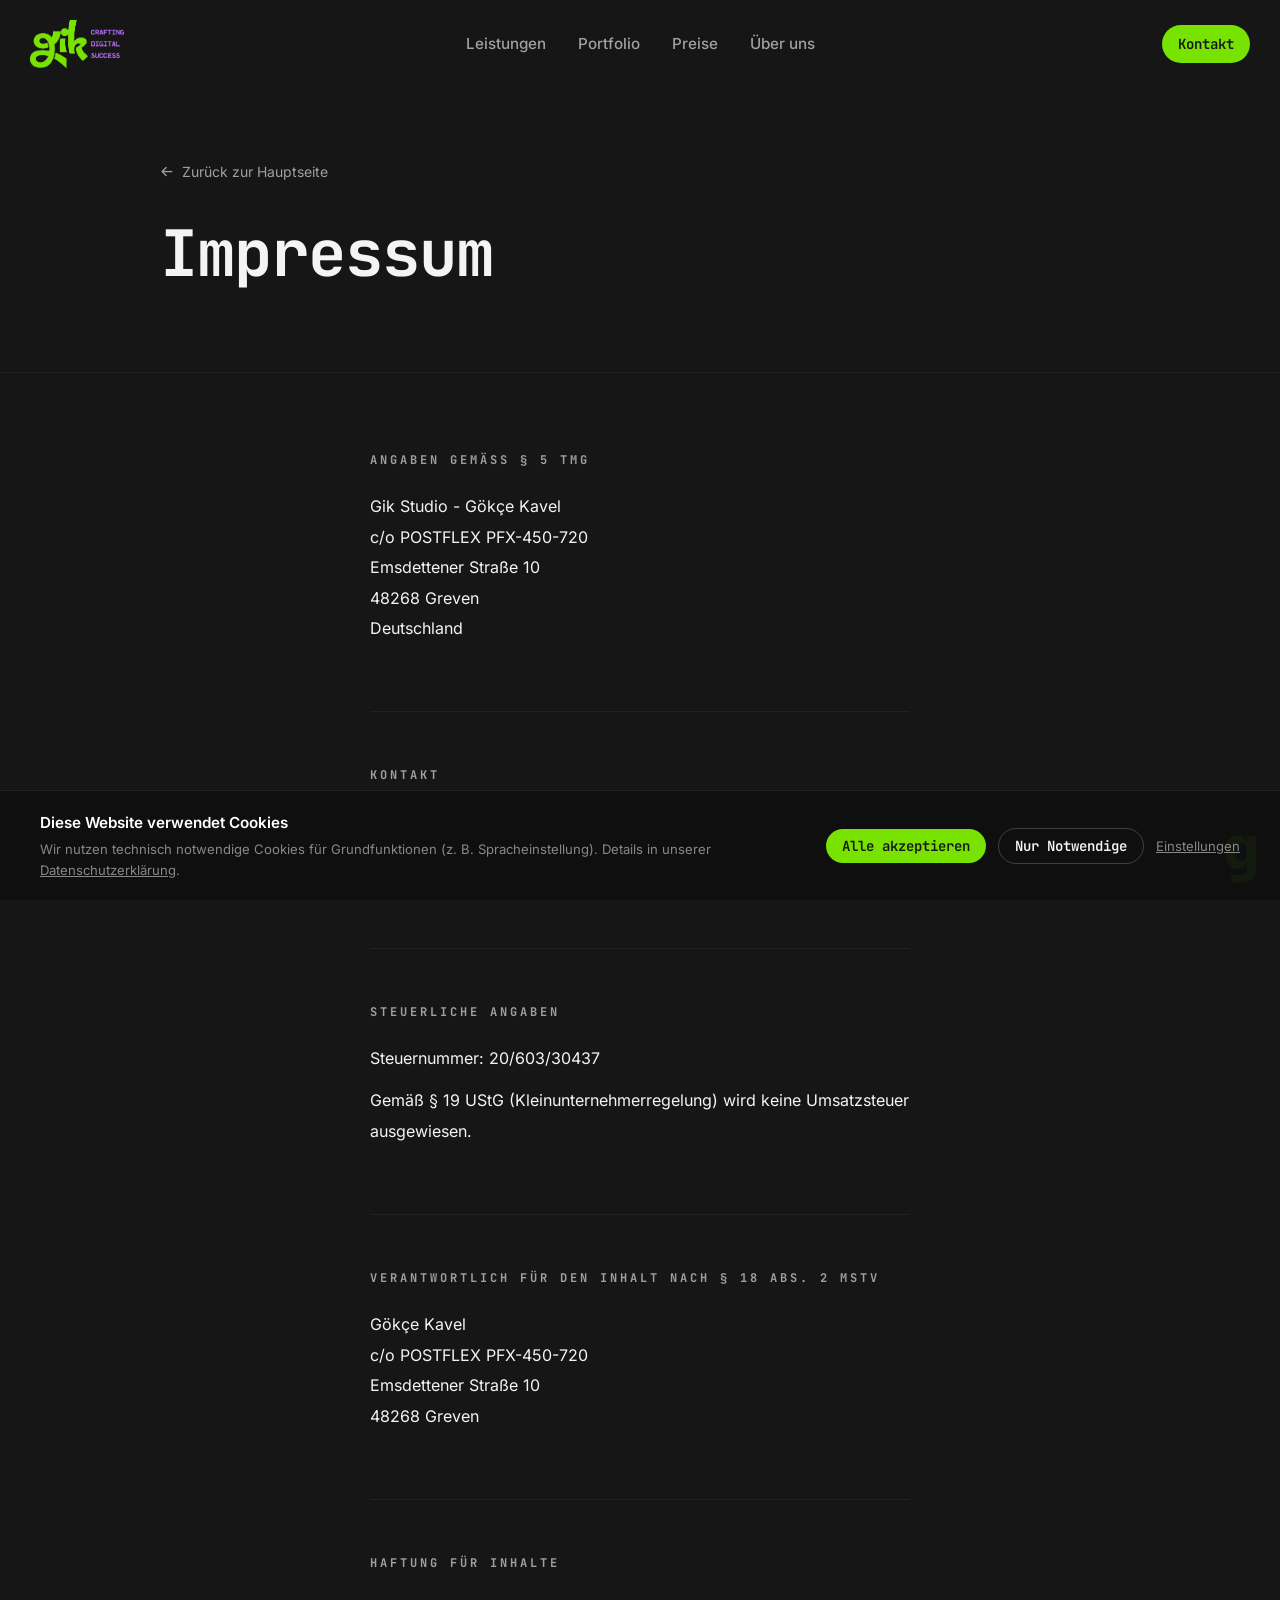
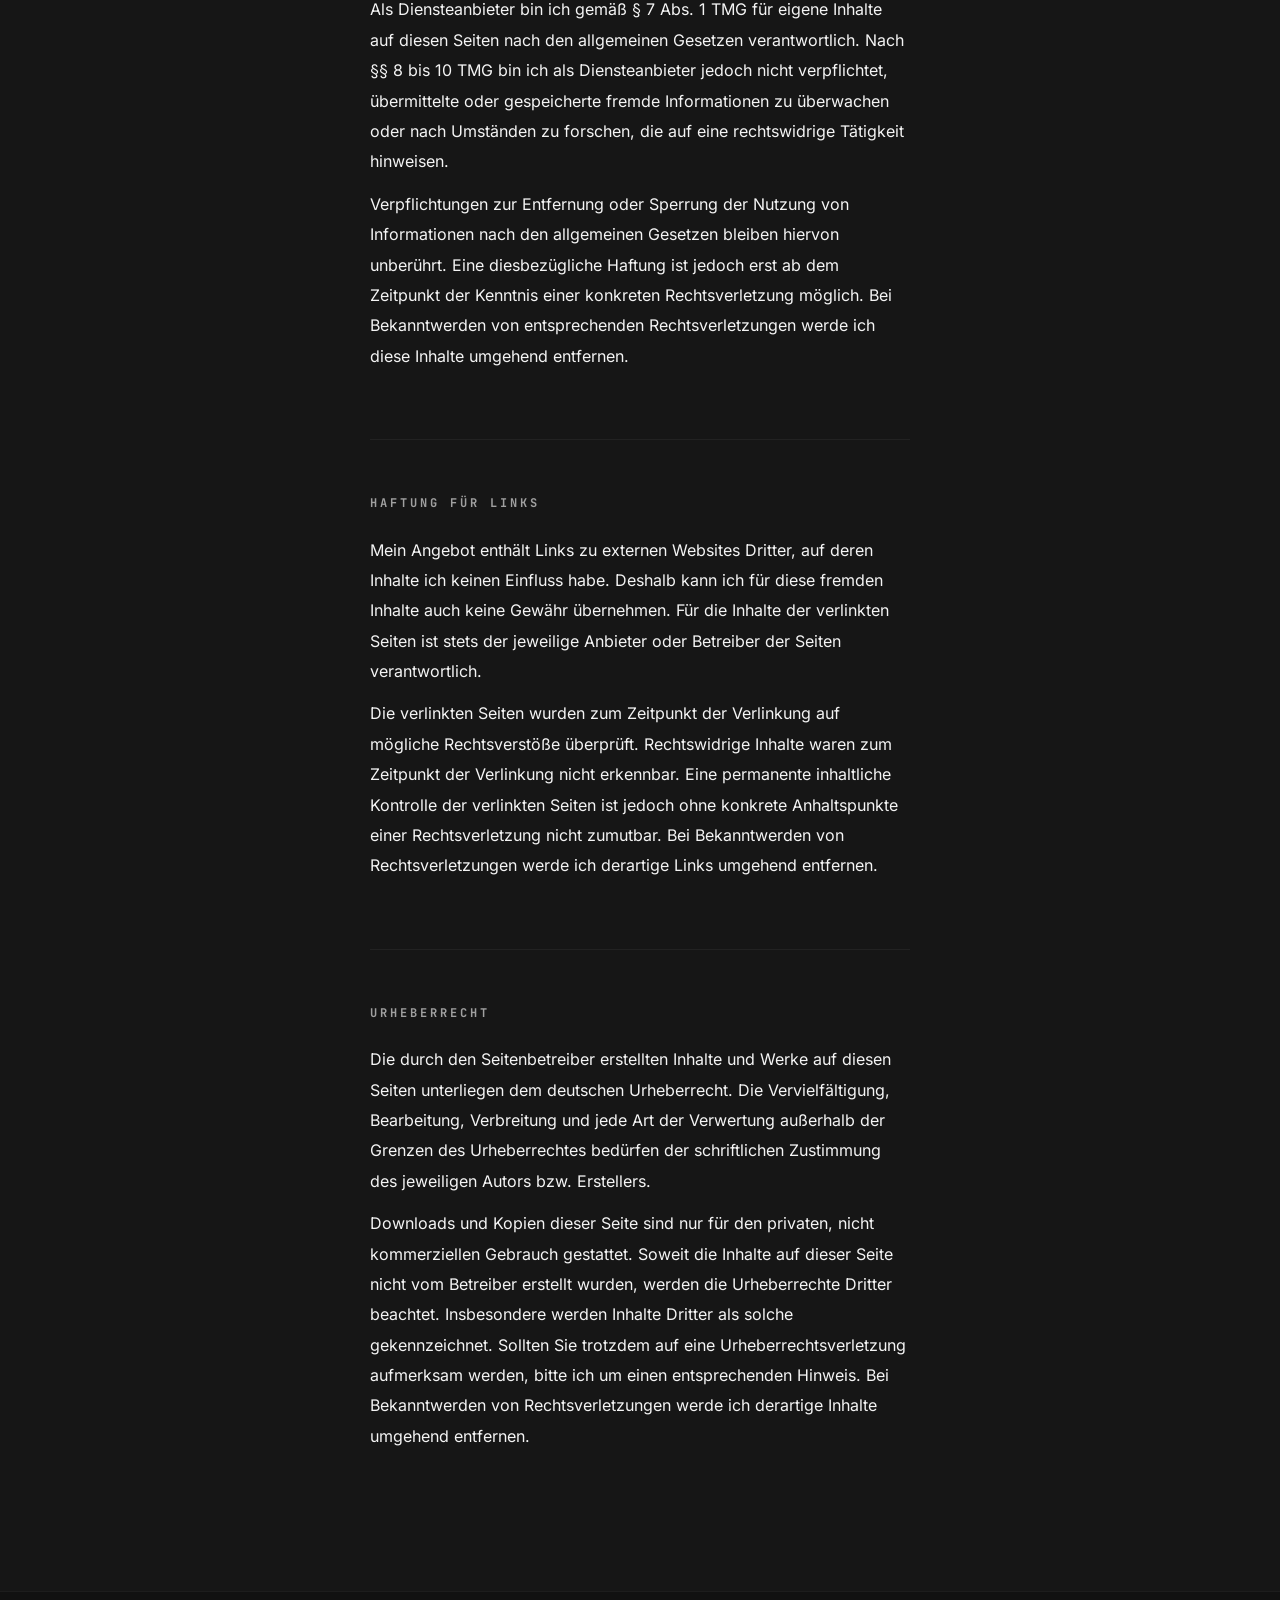
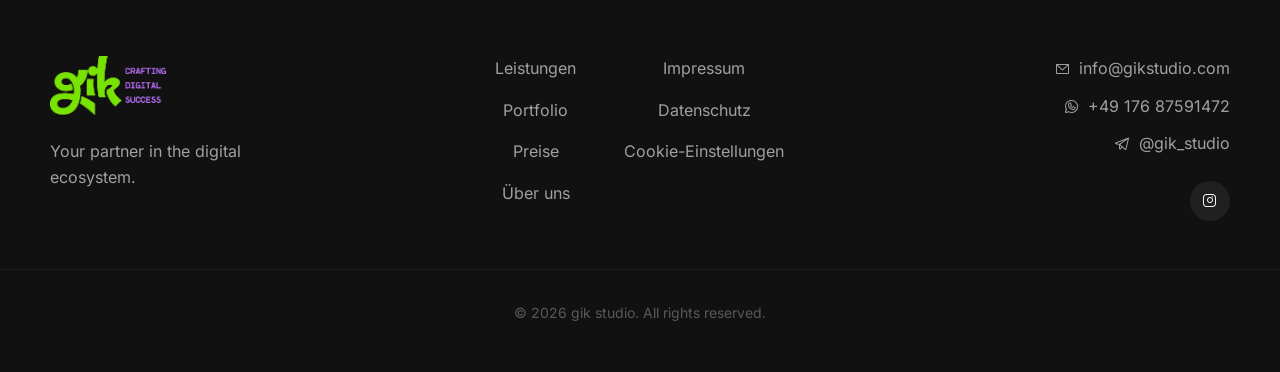
<file: impressum.html>
<!DOCTYPE html>
<html lang="de">

<head>
  <meta charset="UTF-8">
  <meta name="viewport" content="width=device-width, initial-scale=1.0">
  <title>Impressum | gik studio</title>
  <meta name="description" content="Impressum und Pflichtangaben gemäß § 5 TMG für gik studio.">
  <meta name="robots" content="noindex, follow">

  <link rel="icon" type="image/png" href="images/favicon.png">

  <link rel="stylesheet" href="vendor/phosphor/regular/style.css">
  <link rel="stylesheet" href="vendor/phosphor/bold/style.css">
  <link rel="stylesheet" href="vendor/phosphor/fill/style.css">

  <link rel="stylesheet" href="css/style.css">
</head>

<body>

  <div class="signature-g">g</div>

  <!-- Navigation -->
  <nav class="navbar">
    <div class="navbar-full">
      <div class="nav-left">
        <a href="index.html">
          <img src="images/logo.png" alt="gik studio logo" class="real-logo">
        </a>
      </div>
      <div class="nav-center">
        <button class="mobile-menu-btn" aria-label="Menü öffnen">
          <i class="ph ph-list"></i>
        </button>
        <div class="nav-links">
          <a href="index.html#services">Leistungen</a>
          <a href="index.html#portfolio">Portfolio</a>
          <a href="index.html#pricing">Preise</a>
          <a href="index.html#about">Über uns</a>
        </div>
      </div>
      <div class="nav-right">
        <div class="nav-actions">
          <a href="index.html#contact" class="btn btn-sm btn-primary glow-hover">Kontakt</a>
        </div>
      </div>
    </div>
  </nav>

  <!-- Page Header -->
  <div class="legal-page-header">
    <div class="container">
      <a href="index.html" class="back-link">
        <i class="ph-bold ph-arrow-left"></i>
        Zurück zur Hauptseite
      </a>
      <h1>Impressum</h1>
    </div>
  </div>

  <!-- Impressum Content -->
  <main class="legal-content">
    <div class="container container-legal">

      <!-- ── 1. Pflichtangaben gemäß § 5 TMG ── -->
      <div class="legal-section">
        <h2>Angaben gemäß § 5 TMG</h2>
        <address>
          Gik Studio - Gökçe Kavel<br>
          c/o POSTFLEX PFX-450-720<br>
          Emsdettener Straße 10<br>
          48268 Greven<br>
          Deutschland
        </address>
      </div>

      <!-- ── 2. Kontakt ── -->
      <div class="legal-section">
        <h2>Kontakt</h2>
        <p>Telefon: <a href="tel:+4917687591472">+49 176 87591472</a></p>
        <p>E-Mail: <a href="mailto:info@gikstudio.com">info@gikstudio.com</a></p>
      </div>

      <!-- ── 3. Steuerliche Angaben ── -->
      <div class="legal-section">
        <h2>Steuerliche Angaben</h2>
        <p>Steuernummer: 20/603/30437</p>
        <p>Gemäß § 19 UStG (Kleinunternehmerregelung) wird keine Umsatzsteuer ausgewiesen.</p>
      </div>



      <!-- ── 4. Verantwortlich für den Inhalt ── -->
      <div class="legal-section">
        <h2>Verantwortlich für den Inhalt nach § 18 Abs. 2 MStV</h2>
        <address>
          Gökçe Kavel<br>
          c/o POSTFLEX PFX-450-720<br>
          Emsdettener Straße 10<br>
          48268 Greven
        </address>
      </div>

      <!-- ── 6. Haftung für Inhalte ── -->
      <div class="legal-section">
        <h2>Haftung für Inhalte</h2>
        <p>Als Diensteanbieter bin ich gemäß § 7 Abs. 1 TMG für eigene Inhalte auf diesen Seiten nach den allgemeinen Gesetzen verantwortlich. Nach §§ 8 bis 10 TMG bin ich als Diensteanbieter jedoch nicht verpflichtet, übermittelte oder gespeicherte fremde Informationen zu überwachen oder nach Umständen zu forschen, die auf eine rechtswidrige Tätigkeit hinweisen.</p>
        <p>Verpflichtungen zur Entfernung oder Sperrung der Nutzung von Informationen nach den allgemeinen Gesetzen bleiben hiervon unberührt. Eine diesbezügliche Haftung ist jedoch erst ab dem Zeitpunkt der Kenntnis einer konkreten Rechtsverletzung möglich. Bei Bekanntwerden von entsprechenden Rechtsverletzungen werde ich diese Inhalte umgehend entfernen.</p>
      </div>

      <!-- ── 7. Haftung für Links ── -->
      <div class="legal-section">
        <h2>Haftung für Links</h2>
        <p>Mein Angebot enthält Links zu externen Websites Dritter, auf deren Inhalte ich keinen Einfluss habe. Deshalb kann ich für diese fremden Inhalte auch keine Gewähr übernehmen. Für die Inhalte der verlinkten Seiten ist stets der jeweilige Anbieter oder Betreiber der Seiten verantwortlich.</p>
        <p>Die verlinkten Seiten wurden zum Zeitpunkt der Verlinkung auf mögliche Rechtsverstöße überprüft. Rechtswidrige Inhalte waren zum Zeitpunkt der Verlinkung nicht erkennbar. Eine permanente inhaltliche Kontrolle der verlinkten Seiten ist jedoch ohne konkrete Anhaltspunkte einer Rechtsverletzung nicht zumutbar. Bei Bekanntwerden von Rechtsverletzungen werde ich derartige Links umgehend entfernen.</p>
      </div>

      <!-- ── 8. Urheberrecht ── -->
      <div class="legal-section">
        <h2>Urheberrecht</h2>
        <p>Die durch den Seitenbetreiber erstellten Inhalte und Werke auf diesen Seiten unterliegen dem deutschen Urheberrecht. Die Vervielfältigung, Bearbeitung, Verbreitung und jede Art der Verwertung außerhalb der Grenzen des Urheberrechtes bedürfen der schriftlichen Zustimmung des jeweiligen Autors bzw. Erstellers.</p>
        <p>Downloads und Kopien dieser Seite sind nur für den privaten, nicht kommerziellen Gebrauch gestattet. Soweit die Inhalte auf dieser Seite nicht vom Betreiber erstellt wurden, werden die Urheberrechte Dritter beachtet. Insbesondere werden Inhalte Dritter als solche gekennzeichnet. Sollten Sie trotzdem auf eine Urheberrechtsverletzung aufmerksam werden, bitte ich um einen entsprechenden Hinweis. Bei Bekanntwerden von Rechtsverletzungen werde ich derartige Inhalte umgehend entfernen.</p>
      </div>

    </div>
  </main>

  <!-- Footer -->
  <footer class="footer">
    <div class="container footer-inner">
      <div class="footer-left">
        <img src="images/logo.png" alt="gik studio logo" class="footer-logo">
        <p class="footer-tagline">Your partner in the digital ecosystem.</p>
      </div>
      <div class="footer-center">
        <div class="footer-links">
          <a href="index.html#services">Leistungen</a>
          <a href="index.html#portfolio">Portfolio</a>
          <a href="index.html#pricing">Preise</a>
          <a href="index.html#about">Über uns</a>
        </div>
        <div class="footer-legal-links">
          <a href="impressum.html">Impressum</a>
          <a href="datenschutz.html">Datenschutz</a>
          <a href="#" id="open-cookie-settings">Cookie-Einstellungen</a>
        </div>
      </div>
      <div class="footer-right">
        <div class="footer-contact">
          <a href="mailto:info@gikstudio.com"><i class="ph ph-envelope-simple"></i> info@gikstudio.com</a>
          <a href="https://wa.me/+4917687591472" target="_blank"><i class="ph ph-whatsapp-logo"></i> +49 176 87591472</a>
          <a href="https://t.me/gik_studio" target="_blank"><i class="ph ph-telegram-logo"></i> @gik_studio</a>
        </div>
        <div class="social-links">
          <a href="https://www.instagram.com/gikstudioog/" target="_blank"><i class="ph ph-instagram-logo"></i></a>
        </div>
      </div>
    </div>
    <div class="container footer-bottom">
      <p>&copy; 2026 gik studio. All rights reserved.</p>
    </div>
  </footer>

  <script src="js/script.js"></script>
  <script src="js/cookie-consent.js"></script>
</body>

</html>
</file>
<file: vendor/phosphor/regular/style.css>
@font-face {
  font-family: "Phosphor";
  src: url("./Phosphor.woff2") format("woff2");
  font-weight: normal;
  font-style: normal;
  font-display: block;
}

.ph {
  /* use !important to prevent issues with browser extensions that change fonts */
  font-family: "Phosphor" !important;
  speak: never;
  font-style: normal;
  font-weight: normal;
  font-variant: normal;
  text-transform: none;
  line-height: 1;

  /* Enable Ligatures ================ */
  letter-spacing: 0;
  -webkit-font-feature-settings: "liga";
  -moz-font-feature-settings: "liga=1";
  -moz-font-feature-settings: "liga";
  -ms-font-feature-settings: "liga" 1;
  font-feature-settings: "liga";
  -webkit-font-variant-ligatures: discretionary-ligatures;
  font-variant-ligatures: discretionary-ligatures;

  /* Better Font Rendering =========== */
  -webkit-font-smoothing: antialiased;
  -moz-osx-font-smoothing: grayscale;
}

.ph.ph-acorn:before {
  content: "\eb9a";
}
.ph.ph-address-book:before {
  content: "\e6f8";
}
.ph.ph-address-book-tabs:before {
  content: "\ee4e";
}
.ph.ph-air-traffic-control:before {
  content: "\ecd8";
}
.ph.ph-airplane:before {
  content: "\e002";
}
.ph.ph-airplane-in-flight:before {
  content: "\e4fe";
}
.ph.ph-airplane-landing:before {
  content: "\e502";
}
.ph.ph-airplane-takeoff:before {
  content: "\e504";
}
.ph.ph-airplane-taxiing:before {
  content: "\e500";
}
.ph.ph-airplane-tilt:before {
  content: "\e5d6";
}
.ph.ph-airplay:before {
  content: "\e004";
}
.ph.ph-alarm:before {
  content: "\e006";
}
.ph.ph-alien:before {
  content: "\e8a6";
}
.ph.ph-align-bottom:before {
  content: "\e506";
}
.ph.ph-align-bottom-simple:before {
  content: "\eb0c";
}
.ph.ph-align-center-horizontal:before {
  content: "\e50a";
}
.ph.ph-align-center-horizontal-simple:before {
  content: "\eb0e";
}
.ph.ph-align-center-vertical:before {
  content: "\e50c";
}
.ph.ph-align-center-vertical-simple:before {
  content: "\eb10";
}
.ph.ph-align-left:before {
  content: "\e50e";
}
.ph.ph-align-left-simple:before {
  content: "\eaee";
}
.ph.ph-align-right:before {
  content: "\e510";
}
.ph.ph-align-right-simple:before {
  content: "\eb12";
}
.ph.ph-align-top:before {
  content: "\e512";
}
.ph.ph-align-top-simple:before {
  content: "\eb14";
}
.ph.ph-amazon-logo:before {
  content: "\e96c";
}
.ph.ph-ambulance:before {
  content: "\e572";
}
.ph.ph-anchor:before {
  content: "\e514";
}
.ph.ph-anchor-simple:before {
  content: "\e5d8";
}
.ph.ph-android-logo:before {
  content: "\e008";
}
.ph.ph-angle:before {
  content: "\e7bc";
}
.ph.ph-angular-logo:before {
  content: "\eb80";
}
.ph.ph-aperture:before {
  content: "\e00a";
}
.ph.ph-app-store-logo:before {
  content: "\e974";
}
.ph.ph-app-window:before {
  content: "\e5da";
}
.ph.ph-apple-logo:before {
  content: "\e516";
}
.ph.ph-apple-podcasts-logo:before {
  content: "\eb96";
}
.ph.ph-approximate-equals:before {
  content: "\edaa";
}
.ph.ph-archive:before {
  content: "\e00c";
}
.ph.ph-armchair:before {
  content: "\e012";
}
.ph.ph-arrow-arc-left:before {
  content: "\e014";
}
.ph.ph-arrow-arc-right:before {
  content: "\e016";
}
.ph.ph-arrow-bend-double-up-left:before {
  content: "\e03a";
}
.ph.ph-arrow-bend-double-up-right:before {
  content: "\e03c";
}
.ph.ph-arrow-bend-down-left:before {
  content: "\e018";
}
.ph.ph-arrow-bend-down-right:before {
  content: "\e01a";
}
.ph.ph-arrow-bend-left-down:before {
  content: "\e01c";
}
.ph.ph-arrow-bend-left-up:before {
  content: "\e01e";
}
.ph.ph-arrow-bend-right-down:before {
  content: "\e020";
}
.ph.ph-arrow-bend-right-up:before {
  content: "\e022";
}
.ph.ph-arrow-bend-up-left:before {
  content: "\e024";
}
.ph.ph-arrow-bend-up-right:before {
  content: "\e026";
}
.ph.ph-arrow-circle-down:before {
  content: "\e028";
}
.ph.ph-arrow-circle-down-left:before {
  content: "\e02a";
}
.ph.ph-arrow-circle-down-right:before {
  content: "\e02c";
}
.ph.ph-arrow-circle-left:before {
  content: "\e05a";
}
.ph.ph-arrow-circle-right:before {
  content: "\e02e";
}
.ph.ph-arrow-circle-up:before {
  content: "\e030";
}
.ph.ph-arrow-circle-up-left:before {
  content: "\e032";
}
.ph.ph-arrow-circle-up-right:before {
  content: "\e034";
}
.ph.ph-arrow-clockwise:before {
  content: "\e036";
}
.ph.ph-arrow-counter-clockwise:before {
  content: "\e038";
}
.ph.ph-arrow-down:before {
  content: "\e03e";
}
.ph.ph-arrow-down-left:before {
  content: "\e040";
}
.ph.ph-arrow-down-right:before {
  content: "\e042";
}
.ph.ph-arrow-elbow-down-left:before {
  content: "\e044";
}
.ph.ph-arrow-elbow-down-right:before {
  content: "\e046";
}
.ph.ph-arrow-elbow-left:before {
  content: "\e048";
}
.ph.ph-arrow-elbow-left-down:before {
  content: "\e04a";
}
.ph.ph-arrow-elbow-left-up:before {
  content: "\e04c";
}
.ph.ph-arrow-elbow-right:before {
  content: "\e04e";
}
.ph.ph-arrow-elbow-right-down:before {
  content: "\e050";
}
.ph.ph-arrow-elbow-right-up:before {
  content: "\e052";
}
.ph.ph-arrow-elbow-up-left:before {
  content: "\e054";
}
.ph.ph-arrow-elbow-up-right:before {
  content: "\e056";
}
.ph.ph-arrow-fat-down:before {
  content: "\e518";
}
.ph.ph-arrow-fat-left:before {
  content: "\e51a";
}
.ph.ph-arrow-fat-line-down:before {
  content: "\e51c";
}
.ph.ph-arrow-fat-line-left:before {
  content: "\e51e";
}
.ph.ph-arrow-fat-line-right:before {
  content: "\e520";
}
.ph.ph-arrow-fat-line-up:before {
  content: "\e522";
}
.ph.ph-arrow-fat-lines-down:before {
  content: "\e524";
}
.ph.ph-arrow-fat-lines-left:before {
  content: "\e526";
}
.ph.ph-arrow-fat-lines-right:before {
  content: "\e528";
}
.ph.ph-arrow-fat-lines-up:before {
  content: "\e52a";
}
.ph.ph-arrow-fat-right:before {
  content: "\e52c";
}
.ph.ph-arrow-fat-up:before {
  content: "\e52e";
}
.ph.ph-arrow-left:before {
  content: "\e058";
}
.ph.ph-arrow-line-down:before {
  content: "\e05c";
}
.ph.ph-arrow-line-down-left:before {
  content: "\e05e";
}
.ph.ph-arrow-line-down-right:before {
  content: "\e060";
}
.ph.ph-arrow-line-left:before {
  content: "\e062";
}
.ph.ph-arrow-line-right:before {
  content: "\e064";
}
.ph.ph-arrow-line-up:before {
  content: "\e066";
}
.ph.ph-arrow-line-up-left:before {
  content: "\e068";
}
.ph.ph-arrow-line-up-right:before {
  content: "\e06a";
}
.ph.ph-arrow-right:before {
  content: "\e06c";
}
.ph.ph-arrow-square-down:before {
  content: "\e06e";
}
.ph.ph-arrow-square-down-left:before {
  content: "\e070";
}
.ph.ph-arrow-square-down-right:before {
  content: "\e072";
}
.ph.ph-arrow-square-in:before {
  content: "\e5dc";
}
.ph.ph-arrow-square-left:before {
  content: "\e074";
}
.ph.ph-arrow-square-out:before {
  content: "\e5de";
}
.ph.ph-arrow-square-right:before {
  content: "\e076";
}
.ph.ph-arrow-square-up:before {
  content: "\e078";
}
.ph.ph-arrow-square-up-left:before {
  content: "\e07a";
}
.ph.ph-arrow-square-up-right:before {
  content: "\e07c";
}
.ph.ph-arrow-u-down-left:before {
  content: "\e07e";
}
.ph.ph-arrow-u-down-right:before {
  content: "\e080";
}
.ph.ph-arrow-u-left-down:before {
  content: "\e082";
}
.ph.ph-arrow-u-left-up:before {
  content: "\e084";
}
.ph.ph-arrow-u-right-down:before {
  content: "\e086";
}
.ph.ph-arrow-u-right-up:before {
  content: "\e088";
}
.ph.ph-arrow-u-up-left:before {
  content: "\e08a";
}
.ph.ph-arrow-u-up-right:before {
  content: "\e08c";
}
.ph.ph-arrow-up:before {
  content: "\e08e";
}
.ph.ph-arrow-up-left:before {
  content: "\e090";
}
.ph.ph-arrow-up-right:before {
  content: "\e092";
}
.ph.ph-arrows-clockwise:before {
  content: "\e094";
}
.ph.ph-arrows-counter-clockwise:before {
  content: "\e096";
}
.ph.ph-arrows-down-up:before {
  content: "\e098";
}
.ph.ph-arrows-horizontal:before {
  content: "\eb06";
}
.ph.ph-arrows-in:before {
  content: "\e09a";
}
.ph.ph-arrows-in-cardinal:before {
  content: "\e09c";
}
.ph.ph-arrows-in-line-horizontal:before {
  content: "\e530";
}
.ph.ph-arrows-in-line-vertical:before {
  content: "\e532";
}
.ph.ph-arrows-in-simple:before {
  content: "\e09e";
}
.ph.ph-arrows-left-right:before {
  content: "\e0a0";
}
.ph.ph-arrows-merge:before {
  content: "\ed3e";
}
.ph.ph-arrows-out:before {
  content: "\e0a2";
}
.ph.ph-arrows-out-cardinal:before {
  content: "\e0a4";
}
.ph.ph-arrows-out-line-horizontal:before {
  content: "\e534";
}
.ph.ph-arrows-out-line-vertical:before {
  content: "\e536";
}
.ph.ph-arrows-out-simple:before {
  content: "\e0a6";
}
.ph.ph-arrows-split:before {
  content: "\ed3c";
}
.ph.ph-arrows-vertical:before {
  content: "\eb04";
}
.ph.ph-article:before {
  content: "\e0a8";
}
.ph.ph-article-medium:before {
  content: "\e5e0";
}
.ph.ph-article-ny-times:before {
  content: "\e5e2";
}
.ph.ph-asclepius:before {
  content: "\ee34";
}
.ph.ph-caduceus:before {
  content: "\ee34";
}
.ph.ph-asterisk:before {
  content: "\e0aa";
}
.ph.ph-asterisk-simple:before {
  content: "\e832";
}
.ph.ph-at:before {
  content: "\e0ac";
}
.ph.ph-atom:before {
  content: "\e5e4";
}
.ph.ph-avocado:before {
  content: "\ee04";
}
.ph.ph-axe:before {
  content: "\e9fc";
}
.ph.ph-baby:before {
  content: "\e774";
}
.ph.ph-baby-carriage:before {
  content: "\e818";
}
.ph.ph-backpack:before {
  content: "\e922";
}
.ph.ph-backspace:before {
  content: "\e0ae";
}
.ph.ph-bag:before {
  content: "\e0b0";
}
.ph.ph-bag-simple:before {
  content: "\e5e6";
}
.ph.ph-balloon:before {
  content: "\e76c";
}
.ph.ph-bandaids:before {
  content: "\e0b2";
}
.ph.ph-bank:before {
  content: "\e0b4";
}
.ph.ph-barbell:before {
  content: "\e0b6";
}
.ph.ph-barcode:before {
  content: "\e0b8";
}
.ph.ph-barn:before {
  content: "\ec72";
}
.ph.ph-barricade:before {
  content: "\e948";
}
.ph.ph-baseball:before {
  content: "\e71a";
}
.ph.ph-baseball-cap:before {
  content: "\ea28";
}
.ph.ph-baseball-helmet:before {
  content: "\ee4a";
}
.ph.ph-basket:before {
  content: "\e964";
}
.ph.ph-basketball:before {
  content: "\e724";
}
.ph.ph-bathtub:before {
  content: "\e81e";
}
.ph.ph-battery-charging:before {
  content: "\e0ba";
}
.ph.ph-battery-charging-vertical:before {
  content: "\e0bc";
}
.ph.ph-battery-empty:before {
  content: "\e0be";
}
.ph.ph-battery-full:before {
  content: "\e0c0";
}
.ph.ph-battery-high:before {
  content: "\e0c2";
}
.ph.ph-battery-low:before {
  content: "\e0c4";
}
.ph.ph-battery-medium:before {
  content: "\e0c6";
}
.ph.ph-battery-plus:before {
  content: "\e808";
}
.ph.ph-battery-plus-vertical:before {
  content: "\ec50";
}
.ph.ph-battery-vertical-empty:before {
  content: "\e7c6";
}
.ph.ph-battery-vertical-full:before {
  content: "\e7c4";
}
.ph.ph-battery-vertical-high:before {
  content: "\e7c2";
}
.ph.ph-battery-vertical-low:before {
  content: "\e7be";
}
.ph.ph-battery-vertical-medium:before {
  content: "\e7c0";
}
.ph.ph-battery-warning:before {
  content: "\e0c8";
}
.ph.ph-battery-warning-vertical:before {
  content: "\e0ca";
}
.ph.ph-beach-ball:before {
  content: "\ed24";
}
.ph.ph-beanie:before {
  content: "\ea2a";
}
.ph.ph-bed:before {
  content: "\e0cc";
}
.ph.ph-beer-bottle:before {
  content: "\e7b0";
}
.ph.ph-beer-stein:before {
  content: "\eb62";
}
.ph.ph-behance-logo:before {
  content: "\e7f4";
}
.ph.ph-bell:before {
  content: "\e0ce";
}
.ph.ph-bell-ringing:before {
  content: "\e5e8";
}
.ph.ph-bell-simple:before {
  content: "\e0d0";
}
.ph.ph-bell-simple-ringing:before {
  content: "\e5ea";
}
.ph.ph-bell-simple-slash:before {
  content: "\e0d2";
}
.ph.ph-bell-simple-z:before {
  content: "\e5ec";
}
.ph.ph-bell-slash:before {
  content: "\e0d4";
}
.ph.ph-bell-z:before {
  content: "\e5ee";
}
.ph.ph-belt:before {
  content: "\ea2c";
}
.ph.ph-bezier-curve:before {
  content: "\eb00";
}
.ph.ph-bicycle:before {
  content: "\e0d6";
}
.ph.ph-binary:before {
  content: "\ee60";
}
.ph.ph-binoculars:before {
  content: "\ea64";
}
.ph.ph-biohazard:before {
  content: "\e9e0";
}
.ph.ph-bird:before {
  content: "\e72c";
}
.ph.ph-blueprint:before {
  content: "\eda0";
}
.ph.ph-bluetooth:before {
  content: "\e0da";
}
.ph.ph-bluetooth-connected:before {
  content: "\e0dc";
}
.ph.ph-bluetooth-slash:before {
  content: "\e0de";
}
.ph.ph-bluetooth-x:before {
  content: "\e0e0";
}
.ph.ph-boat:before {
  content: "\e786";
}
.ph.ph-bomb:before {
  content: "\ee0a";
}
.ph.ph-bone:before {
  content: "\e7f2";
}
.ph.ph-book:before {
  content: "\e0e2";
}
.ph.ph-book-bookmark:before {
  content: "\e0e4";
}
.ph.ph-book-open:before {
  content: "\e0e6";
}
.ph.ph-book-open-text:before {
  content: "\e8f2";
}
.ph.ph-book-open-user:before {
  content: "\ede0";
}
.ph.ph-bookmark:before {
  content: "\e0e8";
}
.ph.ph-bookmark-simple:before {
  content: "\e0ea";
}
.ph.ph-bookmarks:before {
  content: "\e0ec";
}
.ph.ph-bookmarks-simple:before {
  content: "\e5f0";
}
.ph.ph-books:before {
  content: "\e758";
}
.ph.ph-boot:before {
  content: "\ecca";
}
.ph.ph-boules:before {
  content: "\e722";
}
.ph.ph-bounding-box:before {
  content: "\e6ce";
}
.ph.ph-bowl-food:before {
  content: "\eaa4";
}
.ph.ph-bowl-steam:before {
  content: "\e8e4";
}
.ph.ph-bowling-ball:before {
  content: "\ea34";
}
.ph.ph-box-arrow-down:before {
  content: "\e00e";
}
.ph.ph-archive-box:before {
  content: "\e00e";
}
.ph.ph-box-arrow-up:before {
  content: "\ee54";
}
.ph.ph-boxing-glove:before {
  content: "\ea36";
}
.ph.ph-brackets-angle:before {
  content: "\e862";
}
.ph.ph-brackets-curly:before {
  content: "\e860";
}
.ph.ph-brackets-round:before {
  content: "\e864";
}
.ph.ph-brackets-square:before {
  content: "\e85e";
}
.ph.ph-brain:before {
  content: "\e74e";
}
.ph.ph-brandy:before {
  content: "\e6b4";
}
.ph.ph-bread:before {
  content: "\e81c";
}
.ph.ph-bridge:before {
  content: "\ea68";
}
.ph.ph-briefcase:before {
  content: "\e0ee";
}
.ph.ph-briefcase-metal:before {
  content: "\e5f2";
}
.ph.ph-broadcast:before {
  content: "\e0f2";
}
.ph.ph-broom:before {
  content: "\ec54";
}
.ph.ph-browser:before {
  content: "\e0f4";
}
.ph.ph-browsers:before {
  content: "\e0f6";
}
.ph.ph-bug:before {
  content: "\e5f4";
}
.ph.ph-bug-beetle:before {
  content: "\e5f6";
}
.ph.ph-bug-droid:before {
  content: "\e5f8";
}
.ph.ph-building:before {
  content: "\e100";
}
.ph.ph-building-apartment:before {
  content: "\e0fe";
}
.ph.ph-building-office:before {
  content: "\e0ff";
}
.ph.ph-buildings:before {
  content: "\e102";
}
.ph.ph-bulldozer:before {
  content: "\ec6c";
}
.ph.ph-bus:before {
  content: "\e106";
}
.ph.ph-butterfly:before {
  content: "\ea6e";
}
.ph.ph-cable-car:before {
  content: "\e49c";
}
.ph.ph-cactus:before {
  content: "\e918";
}
.ph.ph-cake:before {
  content: "\e780";
}
.ph.ph-calculator:before {
  content: "\e538";
}
.ph.ph-calendar:before {
  content: "\e108";
}
.ph.ph-calendar-blank:before {
  content: "\e10a";
}
.ph.ph-calendar-check:before {
  content: "\e712";
}
.ph.ph-calendar-dot:before {
  content: "\e7b2";
}
.ph.ph-calendar-dots:before {
  content: "\e7b4";
}
.ph.ph-calendar-heart:before {
  content: "\e8b0";
}
.ph.ph-calendar-minus:before {
  content: "\ea14";
}
.ph.ph-calendar-plus:before {
  content: "\e714";
}
.ph.ph-calendar-slash:before {
  content: "\ea12";
}
.ph.ph-calendar-star:before {
  content: "\e8b2";
}
.ph.ph-calendar-x:before {
  content: "\e10c";
}
.ph.ph-call-bell:before {
  content: "\e7de";
}
.ph.ph-camera:before {
  content: "\e10e";
}
.ph.ph-camera-plus:before {
  content: "\ec58";
}
.ph.ph-camera-rotate:before {
  content: "\e7a4";
}
.ph.ph-camera-slash:before {
  content: "\e110";
}
.ph.ph-campfire:before {
  content: "\e9d8";
}
.ph.ph-car:before {
  content: "\e112";
}
.ph.ph-car-battery:before {
  content: "\ee30";
}
.ph.ph-car-profile:before {
  content: "\e8cc";
}
.ph.ph-car-simple:before {
  content: "\e114";
}
.ph.ph-cardholder:before {
  content: "\e5fa";
}
.ph.ph-cards:before {
  content: "\e0f8";
}
.ph.ph-cards-three:before {
  content: "\ee50";
}
.ph.ph-caret-circle-double-down:before {
  content: "\e116";
}
.ph.ph-caret-circle-double-left:before {
  content: "\e118";
}
.ph.ph-caret-circle-double-right:before {
  content: "\e11a";
}
.ph.ph-caret-circle-double-up:before {
  content: "\e11c";
}
.ph.ph-caret-circle-down:before {
  content: "\e11e";
}
.ph.ph-caret-circle-left:before {
  content: "\e120";
}
.ph.ph-caret-circle-right:before {
  content: "\e122";
}
.ph.ph-caret-circle-up:before {
  content: "\e124";
}
.ph.ph-caret-circle-up-down:before {
  content: "\e13e";
}
.ph.ph-caret-double-down:before {
  content: "\e126";
}
.ph.ph-caret-double-left:before {
  content: "\e128";
}
.ph.ph-caret-double-right:before {
  content: "\e12a";
}
.ph.ph-caret-double-up:before {
  content: "\e12c";
}
.ph.ph-caret-down:before {
  content: "\e136";
}
.ph.ph-caret-left:before {
  content: "\e138";
}
.ph.ph-caret-line-down:before {
  content: "\e134";
}
.ph.ph-caret-line-left:before {
  content: "\e132";
}
.ph.ph-caret-line-right:before {
  content: "\e130";
}
.ph.ph-caret-line-up:before {
  content: "\e12e";
}
.ph.ph-caret-right:before {
  content: "\e13a";
}
.ph.ph-caret-up:before {
  content: "\e13c";
}
.ph.ph-caret-up-down:before {
  content: "\e140";
}
.ph.ph-carrot:before {
  content: "\ed38";
}
.ph.ph-cash-register:before {
  content: "\ed80";
}
.ph.ph-cassette-tape:before {
  content: "\ed2e";
}
.ph.ph-castle-turret:before {
  content: "\e9d0";
}
.ph.ph-cat:before {
  content: "\e748";
}
.ph.ph-cell-signal-full:before {
  content: "\e142";
}
.ph.ph-cell-signal-high:before {
  content: "\e144";
}
.ph.ph-cell-signal-low:before {
  content: "\e146";
}
.ph.ph-cell-signal-medium:before {
  content: "\e148";
}
.ph.ph-cell-signal-none:before {
  content: "\e14a";
}
.ph.ph-cell-signal-slash:before {
  content: "\e14c";
}
.ph.ph-cell-signal-x:before {
  content: "\e14e";
}
.ph.ph-cell-tower:before {
  content: "\ebaa";
}
.ph.ph-certificate:before {
  content: "\e766";
}
.ph.ph-chair:before {
  content: "\e950";
}
.ph.ph-chalkboard:before {
  content: "\e5fc";
}
.ph.ph-chalkboard-simple:before {
  content: "\e5fe";
}
.ph.ph-chalkboard-teacher:before {
  content: "\e600";
}
.ph.ph-champagne:before {
  content: "\eaca";
}
.ph.ph-charging-station:before {
  content: "\e8d0";
}
.ph.ph-chart-bar:before {
  content: "\e150";
}
.ph.ph-chart-bar-horizontal:before {
  content: "\e152";
}
.ph.ph-chart-donut:before {
  content: "\eaa6";
}
.ph.ph-chart-line:before {
  content: "\e154";
}
.ph.ph-chart-line-down:before {
  content: "\e8b6";
}
.ph.ph-chart-line-up:before {
  content: "\e156";
}
.ph.ph-chart-pie:before {
  content: "\e158";
}
.ph.ph-chart-pie-slice:before {
  content: "\e15a";
}
.ph.ph-chart-polar:before {
  content: "\eaa8";
}
.ph.ph-chart-scatter:before {
  content: "\eaac";
}
.ph.ph-chat:before {
  content: "\e15c";
}
.ph.ph-chat-centered:before {
  content: "\e160";
}
.ph.ph-chat-centered-dots:before {
  content: "\e164";
}
.ph.ph-chat-centered-slash:before {
  content: "\e162";
}
.ph.ph-chat-centered-text:before {
  content: "\e166";
}
.ph.ph-chat-circle:before {
  content: "\e168";
}
.ph.ph-chat-circle-dots:before {
  content: "\e16c";
}
.ph.ph-chat-circle-slash:before {
  content: "\e16a";
}
.ph.ph-chat-circle-text:before {
  content: "\e16e";
}
.ph.ph-chat-dots:before {
  content: "\e170";
}
.ph.ph-chat-slash:before {
  content: "\e15e";
}
.ph.ph-chat-teardrop:before {
  content: "\e172";
}
.ph.ph-chat-teardrop-dots:before {
  content: "\e176";
}
.ph.ph-chat-teardrop-slash:before {
  content: "\e174";
}
.ph.ph-chat-teardrop-text:before {
  content: "\e178";
}
.ph.ph-chat-text:before {
  content: "\e17a";
}
.ph.ph-chats:before {
  content: "\e17c";
}
.ph.ph-chats-circle:before {
  content: "\e17e";
}
.ph.ph-chats-teardrop:before {
  content: "\e180";
}
.ph.ph-check:before {
  content: "\e182";
}
.ph.ph-check-circle:before {
  content: "\e184";
}
.ph.ph-check-fat:before {
  content: "\eba6";
}
.ph.ph-check-square:before {
  content: "\e186";
}
.ph.ph-check-square-offset:before {
  content: "\e188";
}
.ph.ph-checkerboard:before {
  content: "\e8c4";
}
.ph.ph-checks:before {
  content: "\e53a";
}
.ph.ph-cheers:before {
  content: "\ea4a";
}
.ph.ph-cheese:before {
  content: "\e9fe";
}
.ph.ph-chef-hat:before {
  content: "\ed8e";
}
.ph.ph-cherries:before {
  content: "\e830";
}
.ph.ph-church:before {
  content: "\ecea";
}
.ph.ph-cigarette:before {
  content: "\ed90";
}
.ph.ph-cigarette-slash:before {
  content: "\ed92";
}
.ph.ph-circle:before {
  content: "\e18a";
}
.ph.ph-circle-dashed:before {
  content: "\e602";
}
.ph.ph-circle-half:before {
  content: "\e18c";
}
.ph.ph-circle-half-tilt:before {
  content: "\e18e";
}
.ph.ph-circle-notch:before {
  content: "\eb44";
}
.ph.ph-circles-four:before {
  content: "\e190";
}
.ph.ph-circles-three:before {
  content: "\e192";
}
.ph.ph-circles-three-plus:before {
  content: "\e194";
}
.ph.ph-circuitry:before {
  content: "\e9c2";
}
.ph.ph-city:before {
  content: "\ea6a";
}
.ph.ph-clipboard:before {
  content: "\e196";
}
.ph.ph-clipboard-text:before {
  content: "\e198";
}
.ph.ph-clock:before {
  content: "\e19a";
}
.ph.ph-clock-afternoon:before {
  content: "\e19c";
}
.ph.ph-clock-clockwise:before {
  content: "\e19e";
}
.ph.ph-clock-countdown:before {
  content: "\ed2c";
}
.ph.ph-clock-counter-clockwise:before {
  content: "\e1a0";
}
.ph.ph-clock-user:before {
  content: "\edec";
}
.ph.ph-closed-captioning:before {
  content: "\e1a4";
}
.ph.ph-cloud:before {
  content: "\e1aa";
}
.ph.ph-cloud-arrow-down:before {
  content: "\e1ac";
}
.ph.ph-cloud-arrow-up:before {
  content: "\e1ae";
}
.ph.ph-cloud-check:before {
  content: "\e1b0";
}
.ph.ph-cloud-fog:before {
  content: "\e53c";
}
.ph.ph-cloud-lightning:before {
  content: "\e1b2";
}
.ph.ph-cloud-moon:before {
  content: "\e53e";
}
.ph.ph-cloud-rain:before {
  content: "\e1b4";
}
.ph.ph-cloud-slash:before {
  content: "\e1b6";
}
.ph.ph-cloud-snow:before {
  content: "\e1b8";
}
.ph.ph-cloud-sun:before {
  content: "\e540";
}
.ph.ph-cloud-warning:before {
  content: "\ea98";
}
.ph.ph-cloud-x:before {
  content: "\ea96";
}
.ph.ph-clover:before {
  content: "\edc8";
}
.ph.ph-club:before {
  content: "\e1ba";
}
.ph.ph-coat-hanger:before {
  content: "\e7fe";
}
.ph.ph-coda-logo:before {
  content: "\e7ce";
}
.ph.ph-code:before {
  content: "\e1bc";
}
.ph.ph-code-block:before {
  content: "\eafe";
}
.ph.ph-code-simple:before {
  content: "\e1be";
}
.ph.ph-codepen-logo:before {
  content: "\e978";
}
.ph.ph-codesandbox-logo:before {
  content: "\ea06";
}
.ph.ph-coffee:before {
  content: "\e1c2";
}
.ph.ph-coffee-bean:before {
  content: "\e1c0";
}
.ph.ph-coin:before {
  content: "\e60e";
}
.ph.ph-coin-vertical:before {
  content: "\eb48";
}
.ph.ph-coins:before {
  content: "\e78e";
}
.ph.ph-columns:before {
  content: "\e546";
}
.ph.ph-columns-plus-left:before {
  content: "\e544";
}
.ph.ph-columns-plus-right:before {
  content: "\e542";
}
.ph.ph-command:before {
  content: "\e1c4";
}
.ph.ph-compass:before {
  content: "\e1c8";
}
.ph.ph-compass-rose:before {
  content: "\e1c6";
}
.ph.ph-compass-tool:before {
  content: "\ea0e";
}
.ph.ph-computer-tower:before {
  content: "\e548";
}
.ph.ph-confetti:before {
  content: "\e81a";
}
.ph.ph-contactless-payment:before {
  content: "\ed42";
}
.ph.ph-control:before {
  content: "\eca6";
}
.ph.ph-cookie:before {
  content: "\e6ca";
}
.ph.ph-cooking-pot:before {
  content: "\e764";
}
.ph.ph-copy:before {
  content: "\e1ca";
}
.ph.ph-copy-simple:before {
  content: "\e1cc";
}
.ph.ph-copyleft:before {
  content: "\e86a";
}
.ph.ph-copyright:before {
  content: "\e54a";
}
.ph.ph-corners-in:before {
  content: "\e1ce";
}
.ph.ph-corners-out:before {
  content: "\e1d0";
}
.ph.ph-couch:before {
  content: "\e7f6";
}
.ph.ph-court-basketball:before {
  content: "\ee36";
}
.ph.ph-cow:before {
  content: "\eabe";
}
.ph.ph-cowboy-hat:before {
  content: "\ed12";
}
.ph.ph-cpu:before {
  content: "\e610";
}
.ph.ph-crane:before {
  content: "\ed48";
}
.ph.ph-crane-tower:before {
  content: "\ed49";
}
.ph.ph-credit-card:before {
  content: "\e1d2";
}
.ph.ph-cricket:before {
  content: "\ee12";
}
.ph.ph-crop:before {
  content: "\e1d4";
}
.ph.ph-cross:before {
  content: "\e8a0";
}
.ph.ph-crosshair:before {
  content: "\e1d6";
}
.ph.ph-crosshair-simple:before {
  content: "\e1d8";
}
.ph.ph-crown:before {
  content: "\e614";
}
.ph.ph-crown-cross:before {
  content: "\ee5e";
}
.ph.ph-crown-simple:before {
  content: "\e616";
}
.ph.ph-cube:before {
  content: "\e1da";
}
.ph.ph-cube-focus:before {
  content: "\ed0a";
}
.ph.ph-cube-transparent:before {
  content: "\ec7c";
}
.ph.ph-currency-btc:before {
  content: "\e618";
}
.ph.ph-currency-circle-dollar:before {
  content: "\e54c";
}
.ph.ph-currency-cny:before {
  content: "\e54e";
}
.ph.ph-currency-dollar:before {
  content: "\e550";
}
.ph.ph-currency-dollar-simple:before {
  content: "\e552";
}
.ph.ph-currency-eth:before {
  content: "\eada";
}
.ph.ph-currency-eur:before {
  content: "\e554";
}
.ph.ph-currency-gbp:before {
  content: "\e556";
}
.ph.ph-currency-inr:before {
  content: "\e558";
}
.ph.ph-currency-jpy:before {
  content: "\e55a";
}
.ph.ph-currency-krw:before {
  content: "\e55c";
}
.ph.ph-currency-kzt:before {
  content: "\ec4c";
}
.ph.ph-currency-ngn:before {
  content: "\eb52";
}
.ph.ph-currency-rub:before {
  content: "\e55e";
}
.ph.ph-cursor:before {
  content: "\e1dc";
}
.ph.ph-cursor-click:before {
  content: "\e7c8";
}
.ph.ph-cursor-text:before {
  content: "\e7d8";
}
.ph.ph-cylinder:before {
  content: "\e8fc";
}
.ph.ph-database:before {
  content: "\e1de";
}
.ph.ph-desk:before {
  content: "\ed16";
}
.ph.ph-desktop:before {
  content: "\e560";
}
.ph.ph-desktop-tower:before {
  content: "\e562";
}
.ph.ph-detective:before {
  content: "\e83e";
}
.ph.ph-dev-to-logo:before {
  content: "\ed0e";
}
.ph.ph-device-mobile:before {
  content: "\e1e0";
}
.ph.ph-device-mobile-camera:before {
  content: "\e1e2";
}
.ph.ph-device-mobile-slash:before {
  content: "\ee46";
}
.ph.ph-device-mobile-speaker:before {
  content: "\e1e4";
}
.ph.ph-device-rotate:before {
  content: "\edf2";
}
.ph.ph-device-tablet:before {
  content: "\e1e6";
}
.ph.ph-device-tablet-camera:before {
  content: "\e1e8";
}
.ph.ph-device-tablet-speaker:before {
  content: "\e1ea";
}
.ph.ph-devices:before {
  content: "\eba4";
}
.ph.ph-diamond:before {
  content: "\e1ec";
}
.ph.ph-diamonds-four:before {
  content: "\e8f4";
}
.ph.ph-dice-five:before {
  content: "\e1ee";
}
.ph.ph-dice-four:before {
  content: "\e1f0";
}
.ph.ph-dice-one:before {
  content: "\e1f2";
}
.ph.ph-dice-six:before {
  content: "\e1f4";
}
.ph.ph-dice-three:before {
  content: "\e1f6";
}
.ph.ph-dice-two:before {
  content: "\e1f8";
}
.ph.ph-disc:before {
  content: "\e564";
}
.ph.ph-disco-ball:before {
  content: "\ed98";
}
.ph.ph-discord-logo:before {
  content: "\e61a";
}
.ph.ph-divide:before {
  content: "\e1fa";
}
.ph.ph-dna:before {
  content: "\e924";
}
.ph.ph-dog:before {
  content: "\e74a";
}
.ph.ph-door:before {
  content: "\e61c";
}
.ph.ph-door-open:before {
  content: "\e7e6";
}
.ph.ph-dot:before {
  content: "\ecde";
}
.ph.ph-dot-outline:before {
  content: "\ece0";
}
.ph.ph-dots-nine:before {
  content: "\e1fc";
}
.ph.ph-dots-six:before {
  content: "\e794";
}
.ph.ph-dots-six-vertical:before {
  content: "\eae2";
}
.ph.ph-dots-three:before {
  content: "\e1fe";
}
.ph.ph-dots-three-circle:before {
  content: "\e200";
}
.ph.ph-dots-three-circle-vertical:before {
  content: "\e202";
}
.ph.ph-dots-three-outline:before {
  content: "\e204";
}
.ph.ph-dots-three-outline-vertical:before {
  content: "\e206";
}
.ph.ph-dots-three-vertical:before {
  content: "\e208";
}
.ph.ph-download:before {
  content: "\e20a";
}
.ph.ph-download-simple:before {
  content: "\e20c";
}
.ph.ph-dress:before {
  content: "\ea7e";
}
.ph.ph-dresser:before {
  content: "\e94e";
}
.ph.ph-dribbble-logo:before {
  content: "\e20e";
}
.ph.ph-drone:before {
  content: "\ed74";
}
.ph.ph-drop:before {
  content: "\e210";
}
.ph.ph-drop-half:before {
  content: "\e566";
}
.ph.ph-drop-half-bottom:before {
  content: "\eb40";
}
.ph.ph-drop-simple:before {
  content: "\ee32";
}
.ph.ph-drop-slash:before {
  content: "\e954";
}
.ph.ph-dropbox-logo:before {
  content: "\e7d0";
}
.ph.ph-ear:before {
  content: "\e70c";
}
.ph.ph-ear-slash:before {
  content: "\e70e";
}
.ph.ph-egg:before {
  content: "\e812";
}
.ph.ph-egg-crack:before {
  content: "\eb64";
}
.ph.ph-eject:before {
  content: "\e212";
}
.ph.ph-eject-simple:before {
  content: "\e6ae";
}
.ph.ph-elevator:before {
  content: "\ecc0";
}
.ph.ph-empty:before {
  content: "\edbc";
}
.ph.ph-engine:before {
  content: "\ea80";
}
.ph.ph-envelope:before {
  content: "\e214";
}
.ph.ph-envelope-open:before {
  content: "\e216";
}
.ph.ph-envelope-simple:before {
  content: "\e218";
}
.ph.ph-envelope-simple-open:before {
  content: "\e21a";
}
.ph.ph-equalizer:before {
  content: "\ebbc";
}
.ph.ph-equals:before {
  content: "\e21c";
}
.ph.ph-eraser:before {
  content: "\e21e";
}
.ph.ph-escalator-down:before {
  content: "\ecba";
}
.ph.ph-escalator-up:before {
  content: "\ecbc";
}
.ph.ph-exam:before {
  content: "\e742";
}
.ph.ph-exclamation-mark:before {
  content: "\ee44";
}
.ph.ph-exclude:before {
  content: "\e882";
}
.ph.ph-exclude-square:before {
  content: "\e880";
}
.ph.ph-export:before {
  content: "\eaf0";
}
.ph.ph-eye:before {
  content: "\e220";
}
.ph.ph-eye-closed:before {
  content: "\e222";
}
.ph.ph-eye-slash:before {
  content: "\e224";
}
.ph.ph-eyedropper:before {
  content: "\e568";
}
.ph.ph-eyedropper-sample:before {
  content: "\eac4";
}
.ph.ph-eyeglasses:before {
  content: "\e7ba";
}
.ph.ph-eyes:before {
  content: "\ee5c";
}
.ph.ph-face-mask:before {
  content: "\e56a";
}
.ph.ph-facebook-logo:before {
  content: "\e226";
}
.ph.ph-factory:before {
  content: "\e760";
}
.ph.ph-faders:before {
  content: "\e228";
}
.ph.ph-faders-horizontal:before {
  content: "\e22a";
}
.ph.ph-fallout-shelter:before {
  content: "\e9de";
}
.ph.ph-fan:before {
  content: "\e9f2";
}
.ph.ph-farm:before {
  content: "\ec70";
}
.ph.ph-fast-forward:before {
  content: "\e6a6";
}
.ph.ph-fast-forward-circle:before {
  content: "\e22c";
}
.ph.ph-feather:before {
  content: "\e9c0";
}
.ph.ph-fediverse-logo:before {
  content: "\ed66";
}
.ph.ph-figma-logo:before {
  content: "\e22e";
}
.ph.ph-file:before {
  content: "\e230";
}
.ph.ph-file-archive:before {
  content: "\eb2a";
}
.ph.ph-file-arrow-down:before {
  content: "\e232";
}
.ph.ph-file-arrow-up:before {
  content: "\e61e";
}
.ph.ph-file-audio:before {
  content: "\ea20";
}
.ph.ph-file-c:before {
  content: "\eb32";
}
.ph.ph-file-c-sharp:before {
  content: "\eb30";
}
.ph.ph-file-cloud:before {
  content: "\e95e";
}
.ph.ph-file-code:before {
  content: "\e914";
}
.ph.ph-file-cpp:before {
  content: "\eb2e";
}
.ph.ph-file-css:before {
  content: "\eb34";
}
.ph.ph-file-csv:before {
  content: "\eb1c";
}
.ph.ph-file-dashed:before {
  content: "\e704";
}
.ph.ph-file-dotted:before {
  content: "\e704";
}
.ph.ph-file-doc:before {
  content: "\eb1e";
}
.ph.ph-file-html:before {
  content: "\eb38";
}
.ph.ph-file-image:before {
  content: "\ea24";
}
.ph.ph-file-ini:before {
  content: "\eb33";
}
.ph.ph-file-jpg:before {
  content: "\eb1a";
}
.ph.ph-file-js:before {
  content: "\eb24";
}
.ph.ph-file-jsx:before {
  content: "\eb3a";
}
.ph.ph-file-lock:before {
  content: "\e95c";
}
.ph.ph-file-magnifying-glass:before {
  content: "\e238";
}
.ph.ph-file-search:before {
  content: "\e238";
}
.ph.ph-file-md:before {
  content: "\ed50";
}
.ph.ph-file-minus:before {
  content: "\e234";
}
.ph.ph-file-pdf:before {
  content: "\e702";
}
.ph.ph-file-plus:before {
  content: "\e236";
}
.ph.ph-file-png:before {
  content: "\eb18";
}
.ph.ph-file-ppt:before {
  content: "\eb20";
}
.ph.ph-file-py:before {
  content: "\eb2c";
}
.ph.ph-file-rs:before {
  content: "\eb28";
}
.ph.ph-file-sql:before {
  content: "\ed4e";
}
.ph.ph-file-svg:before {
  content: "\ed08";
}
.ph.ph-file-text:before {
  content: "\e23a";
}
.ph.ph-file-ts:before {
  content: "\eb26";
}
.ph.ph-file-tsx:before {
  content: "\eb3c";
}
.ph.ph-file-txt:before {
  content: "\eb35";
}
.ph.ph-file-video:before {
  content: "\ea22";
}
.ph.ph-file-vue:before {
  content: "\eb3e";
}
.ph.ph-file-x:before {
  content: "\e23c";
}
.ph.ph-file-xls:before {
  content: "\eb22";
}
.ph.ph-file-zip:before {
  content: "\e958";
}
.ph.ph-files:before {
  content: "\e710";
}
.ph.ph-film-reel:before {
  content: "\e8c0";
}
.ph.ph-film-script:before {
  content: "\eb50";
}
.ph.ph-film-slate:before {
  content: "\e8c2";
}
.ph.ph-film-strip:before {
  content: "\e792";
}
.ph.ph-fingerprint:before {
  content: "\e23e";
}
.ph.ph-fingerprint-simple:before {
  content: "\e240";
}
.ph.ph-finn-the-human:before {
  content: "\e56c";
}
.ph.ph-fire:before {
  content: "\e242";
}
.ph.ph-fire-extinguisher:before {
  content: "\e9e8";
}
.ph.ph-fire-simple:before {
  content: "\e620";
}
.ph.ph-fire-truck:before {
  content: "\e574";
}
.ph.ph-first-aid:before {
  content: "\e56e";
}
.ph.ph-first-aid-kit:before {
  content: "\e570";
}
.ph.ph-fish:before {
  content: "\e728";
}
.ph.ph-fish-simple:before {
  content: "\e72a";
}
.ph.ph-flag:before {
  content: "\e244";
}
.ph.ph-flag-banner:before {
  content: "\e622";
}
.ph.ph-flag-banner-fold:before {
  content: "\ecf2";
}
.ph.ph-flag-checkered:before {
  content: "\ea38";
}
.ph.ph-flag-pennant:before {
  content: "\ecf0";
}
.ph.ph-flame:before {
  content: "\e624";
}
.ph.ph-flashlight:before {
  content: "\e246";
}
.ph.ph-flask:before {
  content: "\e79e";
}
.ph.ph-flip-horizontal:before {
  content: "\ed6a";
}
.ph.ph-flip-vertical:before {
  content: "\ed6c";
}
.ph.ph-floppy-disk:before {
  content: "\e248";
}
.ph.ph-floppy-disk-back:before {
  content: "\eaf4";
}
.ph.ph-flow-arrow:before {
  content: "\e6ec";
}
.ph.ph-flower:before {
  content: "\e75e";
}
.ph.ph-flower-lotus:before {
  content: "\e6cc";
}
.ph.ph-flower-tulip:before {
  content: "\eacc";
}
.ph.ph-flying-saucer:before {
  content: "\eb4a";
}
.ph.ph-folder:before {
  content: "\e24a";
}
.ph.ph-folder-notch:before {
  content: "\e24a";
}
.ph.ph-folder-dashed:before {
  content: "\e8f8";
}
.ph.ph-folder-dotted:before {
  content: "\e8f8";
}
.ph.ph-folder-lock:before {
  content: "\ea3c";
}
.ph.ph-folder-minus:before {
  content: "\e254";
}
.ph.ph-folder-notch-minus:before {
  content: "\e254";
}
.ph.ph-folder-open:before {
  content: "\e256";
}
.ph.ph-folder-notch-open:before {
  content: "\e256";
}
.ph.ph-folder-plus:before {
  content: "\e258";
}
.ph.ph-folder-notch-plus:before {
  content: "\e258";
}
.ph.ph-folder-simple:before {
  content: "\e25a";
}
.ph.ph-folder-simple-dashed:before {
  content: "\ec2a";
}
.ph.ph-folder-simple-dotted:before {
  content: "\ec2a";
}
.ph.ph-folder-simple-lock:before {
  content: "\eb5e";
}
.ph.ph-folder-simple-minus:before {
  content: "\e25c";
}
.ph.ph-folder-simple-plus:before {
  content: "\e25e";
}
.ph.ph-folder-simple-star:before {
  content: "\ec2e";
}
.ph.ph-folder-simple-user:before {
  content: "\eb60";
}
.ph.ph-folder-star:before {
  content: "\ea86";
}
.ph.ph-folder-user:before {
  content: "\eb46";
}
.ph.ph-folders:before {
  content: "\e260";
}
.ph.ph-football:before {
  content: "\e718";
}
.ph.ph-football-helmet:before {
  content: "\ee4c";
}
.ph.ph-footprints:before {
  content: "\ea88";
}
.ph.ph-fork-knife:before {
  content: "\e262";
}
.ph.ph-four-k:before {
  content: "\ea5c";
}
.ph.ph-frame-corners:before {
  content: "\e626";
}
.ph.ph-framer-logo:before {
  content: "\e264";
}
.ph.ph-function:before {
  content: "\ebe4";
}
.ph.ph-funnel:before {
  content: "\e266";
}
.ph.ph-funnel-simple:before {
  content: "\e268";
}
.ph.ph-funnel-simple-x:before {
  content: "\e26a";
}
.ph.ph-funnel-x:before {
  content: "\e26c";
}
.ph.ph-game-controller:before {
  content: "\e26e";
}
.ph.ph-garage:before {
  content: "\ecd6";
}
.ph.ph-gas-can:before {
  content: "\e8ce";
}
.ph.ph-gas-pump:before {
  content: "\e768";
}
.ph.ph-gauge:before {
  content: "\e628";
}
.ph.ph-gavel:before {
  content: "\ea32";
}
.ph.ph-gear:before {
  content: "\e270";
}
.ph.ph-gear-fine:before {
  content: "\e87c";
}
.ph.ph-gear-six:before {
  content: "\e272";
}
.ph.ph-gender-female:before {
  content: "\e6e0";
}
.ph.ph-gender-intersex:before {
  content: "\e6e6";
}
.ph.ph-gender-male:before {
  content: "\e6e2";
}
.ph.ph-gender-neuter:before {
  content: "\e6ea";
}
.ph.ph-gender-nonbinary:before {
  content: "\e6e4";
}
.ph.ph-gender-transgender:before {
  content: "\e6e8";
}
.ph.ph-ghost:before {
  content: "\e62a";
}
.ph.ph-gif:before {
  content: "\e274";
}
.ph.ph-gift:before {
  content: "\e276";
}
.ph.ph-git-branch:before {
  content: "\e278";
}
.ph.ph-git-commit:before {
  content: "\e27a";
}
.ph.ph-git-diff:before {
  content: "\e27c";
}
.ph.ph-git-fork:before {
  content: "\e27e";
}
.ph.ph-git-merge:before {
  content: "\e280";
}
.ph.ph-git-pull-request:before {
  content: "\e282";
}
.ph.ph-github-logo:before {
  content: "\e576";
}
.ph.ph-gitlab-logo:before {
  content: "\e694";
}
.ph.ph-gitlab-logo-simple:before {
  content: "\e696";
}
.ph.ph-globe:before {
  content: "\e288";
}
.ph.ph-globe-hemisphere-east:before {
  content: "\e28a";
}
.ph.ph-globe-hemisphere-west:before {
  content: "\e28c";
}
.ph.ph-globe-simple:before {
  content: "\e28e";
}
.ph.ph-globe-simple-x:before {
  content: "\e284";
}
.ph.ph-globe-stand:before {
  content: "\e290";
}
.ph.ph-globe-x:before {
  content: "\e286";
}
.ph.ph-goggles:before {
  content: "\ecb4";
}
.ph.ph-golf:before {
  content: "\ea3e";
}
.ph.ph-goodreads-logo:before {
  content: "\ed10";
}
.ph.ph-google-cardboard-logo:before {
  content: "\e7b6";
}
.ph.ph-google-chrome-logo:before {
  content: "\e976";
}
.ph.ph-google-drive-logo:before {
  content: "\e8f6";
}
.ph.ph-google-logo:before {
  content: "\e292";
}
.ph.ph-google-photos-logo:before {
  content: "\eb92";
}
.ph.ph-google-play-logo:before {
  content: "\e294";
}
.ph.ph-google-podcasts-logo:before {
  content: "\eb94";
}
.ph.ph-gps:before {
  content: "\edd8";
}
.ph.ph-gps-fix:before {
  content: "\edd6";
}
.ph.ph-gps-slash:before {
  content: "\edd4";
}
.ph.ph-gradient:before {
  content: "\eb42";
}
.ph.ph-graduation-cap:before {
  content: "\e62c";
}
.ph.ph-grains:before {
  content: "\ec68";
}
.ph.ph-grains-slash:before {
  content: "\ec6a";
}
.ph.ph-graph:before {
  content: "\eb58";
}
.ph.ph-graphics-card:before {
  content: "\e612";
}
.ph.ph-greater-than:before {
  content: "\edc4";
}
.ph.ph-greater-than-or-equal:before {
  content: "\eda2";
}
.ph.ph-grid-four:before {
  content: "\e296";
}
.ph.ph-grid-nine:before {
  content: "\ec8c";
}
.ph.ph-guitar:before {
  content: "\ea8a";
}
.ph.ph-hair-dryer:before {
  content: "\ea66";
}
.ph.ph-hamburger:before {
  content: "\e790";
}
.ph.ph-hammer:before {
  content: "\e80e";
}
.ph.ph-hand:before {
  content: "\e298";
}
.ph.ph-hand-arrow-down:before {
  content: "\ea4e";
}
.ph.ph-hand-arrow-up:before {
  content: "\ee5a";
}
.ph.ph-hand-coins:before {
  content: "\ea8c";
}
.ph.ph-hand-deposit:before {
  content: "\ee82";
}
.ph.ph-hand-eye:before {
  content: "\ea4c";
}
.ph.ph-hand-fist:before {
  content: "\e57a";
}
.ph.ph-hand-grabbing:before {
  content: "\e57c";
}
.ph.ph-hand-heart:before {
  content: "\e810";
}
.ph.ph-hand-palm:before {
  content: "\e57e";
}
.ph.ph-hand-peace:before {
  content: "\e7cc";
}
.ph.ph-hand-pointing:before {
  content: "\e29a";
}
.ph.ph-hand-soap:before {
  content: "\e630";
}
.ph.ph-hand-swipe-left:before {
  content: "\ec94";
}
.ph.ph-hand-swipe-right:before {
  content: "\ec92";
}
.ph.ph-hand-tap:before {
  content: "\ec90";
}
.ph.ph-hand-waving:before {
  content: "\e580";
}
.ph.ph-hand-withdraw:before {
  content: "\ee80";
}
.ph.ph-handbag:before {
  content: "\e29c";
}
.ph.ph-handbag-simple:before {
  content: "\e62e";
}
.ph.ph-hands-clapping:before {
  content: "\e6a0";
}
.ph.ph-hands-praying:before {
  content: "\ecc8";
}
.ph.ph-handshake:before {
  content: "\e582";
}
.ph.ph-hard-drive:before {
  content: "\e29e";
}
.ph.ph-hard-drives:before {
  content: "\e2a0";
}
.ph.ph-hard-hat:before {
  content: "\ed46";
}
.ph.ph-hash:before {
  content: "\e2a2";
}
.ph.ph-hash-straight:before {
  content: "\e2a4";
}
.ph.ph-head-circuit:before {
  content: "\e7d4";
}
.ph.ph-headlights:before {
  content: "\e6fe";
}
.ph.ph-headphones:before {
  content: "\e2a6";
}
.ph.ph-headset:before {
  content: "\e584";
}
.ph.ph-heart:before {
  content: "\e2a8";
}
.ph.ph-heart-break:before {
  content: "\ebe8";
}
.ph.ph-heart-half:before {
  content: "\ec48";
}
.ph.ph-heart-straight:before {
  content: "\e2aa";
}
.ph.ph-heart-straight-break:before {
  content: "\eb98";
}
.ph.ph-heartbeat:before {
  content: "\e2ac";
}
.ph.ph-hexagon:before {
  content: "\e2ae";
}
.ph.ph-high-definition:before {
  content: "\ea8e";
}
.ph.ph-high-heel:before {
  content: "\e8e8";
}
.ph.ph-highlighter:before {
  content: "\ec76";
}
.ph.ph-highlighter-circle:before {
  content: "\e632";
}
.ph.ph-hockey:before {
  content: "\ec86";
}
.ph.ph-hoodie:before {
  content: "\ecd0";
}
.ph.ph-horse:before {
  content: "\e2b0";
}
.ph.ph-hospital:before {
  content: "\e844";
}
.ph.ph-hourglass:before {
  content: "\e2b2";
}
.ph.ph-hourglass-high:before {
  content: "\e2b4";
}
.ph.ph-hourglass-low:before {
  content: "\e2b6";
}
.ph.ph-hourglass-medium:before {
  content: "\e2b8";
}
.ph.ph-hourglass-simple:before {
  content: "\e2ba";
}
.ph.ph-hourglass-simple-high:before {
  content: "\e2bc";
}
.ph.ph-hourglass-simple-low:before {
  content: "\e2be";
}
.ph.ph-hourglass-simple-medium:before {
  content: "\e2c0";
}
.ph.ph-house:before {
  content: "\e2c2";
}
.ph.ph-house-line:before {
  content: "\e2c4";
}
.ph.ph-house-simple:before {
  content: "\e2c6";
}
.ph.ph-hurricane:before {
  content: "\e88e";
}
.ph.ph-ice-cream:before {
  content: "\e804";
}
.ph.ph-identification-badge:before {
  content: "\e6f6";
}
.ph.ph-identification-card:before {
  content: "\e2c8";
}
.ph.ph-image:before {
  content: "\e2ca";
}
.ph.ph-image-broken:before {
  content: "\e7a8";
}
.ph.ph-image-square:before {
  content: "\e2cc";
}
.ph.ph-images:before {
  content: "\e836";
}
.ph.ph-images-square:before {
  content: "\e834";
}
.ph.ph-infinity:before {
  content: "\e634";
}
.ph.ph-lemniscate:before {
  content: "\e634";
}
.ph.ph-info:before {
  content: "\e2ce";
}
.ph.ph-instagram-logo:before {
  content: "\e2d0";
}
.ph.ph-intersect:before {
  content: "\e2d2";
}
.ph.ph-intersect-square:before {
  content: "\e87a";
}
.ph.ph-intersect-three:before {
  content: "\ecc4";
}
.ph.ph-intersection:before {
  content: "\edba";
}
.ph.ph-invoice:before {
  content: "\ee42";
}
.ph.ph-island:before {
  content: "\ee06";
}
.ph.ph-jar:before {
  content: "\e7e0";
}
.ph.ph-jar-label:before {
  content: "\e7e1";
}
.ph.ph-jeep:before {
  content: "\e2d4";
}
.ph.ph-joystick:before {
  content: "\ea5e";
}
.ph.ph-kanban:before {
  content: "\eb54";
}
.ph.ph-key:before {
  content: "\e2d6";
}
.ph.ph-key-return:before {
  content: "\e782";
}
.ph.ph-keyboard:before {
  content: "\e2d8";
}
.ph.ph-keyhole:before {
  content: "\ea78";
}
.ph.ph-knife:before {
  content: "\e636";
}
.ph.ph-ladder:before {
  content: "\e9e4";
}
.ph.ph-ladder-simple:before {
  content: "\ec26";
}
.ph.ph-lamp:before {
  content: "\e638";
}
.ph.ph-lamp-pendant:before {
  content: "\ee2e";
}
.ph.ph-laptop:before {
  content: "\e586";
}
.ph.ph-lasso:before {
  content: "\edc6";
}
.ph.ph-lastfm-logo:before {
  content: "\e842";
}
.ph.ph-layout:before {
  content: "\e6d6";
}
.ph.ph-leaf:before {
  content: "\e2da";
}
.ph.ph-lectern:before {
  content: "\e95a";
}
.ph.ph-lego:before {
  content: "\e8c6";
}
.ph.ph-lego-smiley:before {
  content: "\e8c7";
}
.ph.ph-less-than:before {
  content: "\edac";
}
.ph.ph-less-than-or-equal:before {
  content: "\eda4";
}
.ph.ph-letter-circle-h:before {
  content: "\ebf8";
}
.ph.ph-letter-circle-p:before {
  content: "\ec08";
}
.ph.ph-letter-circle-v:before {
  content: "\ec14";
}
.ph.ph-lifebuoy:before {
  content: "\e63a";
}
.ph.ph-lightbulb:before {
  content: "\e2dc";
}
.ph.ph-lightbulb-filament:before {
  content: "\e63c";
}
.ph.ph-lighthouse:before {
  content: "\e9f6";
}
.ph.ph-lightning:before {
  content: "\e2de";
}
.ph.ph-lightning-a:before {
  content: "\ea84";
}
.ph.ph-lightning-slash:before {
  content: "\e2e0";
}
.ph.ph-line-segment:before {
  content: "\e6d2";
}
.ph.ph-line-segments:before {
  content: "\e6d4";
}
.ph.ph-line-vertical:before {
  content: "\ed70";
}
.ph.ph-link:before {
  content: "\e2e2";
}
.ph.ph-link-break:before {
  content: "\e2e4";
}
.ph.ph-link-simple:before {
  content: "\e2e6";
}
.ph.ph-link-simple-break:before {
  content: "\e2e8";
}
.ph.ph-link-simple-horizontal:before {
  content: "\e2ea";
}
.ph.ph-link-simple-horizontal-break:before {
  content: "\e2ec";
}
.ph.ph-linkedin-logo:before {
  content: "\e2ee";
}
.ph.ph-linktree-logo:before {
  content: "\edee";
}
.ph.ph-linux-logo:before {
  content: "\eb02";
}
.ph.ph-list:before {
  content: "\e2f0";
}
.ph.ph-list-bullets:before {
  content: "\e2f2";
}
.ph.ph-list-checks:before {
  content: "\eadc";
}
.ph.ph-list-dashes:before {
  content: "\e2f4";
}
.ph.ph-list-heart:before {
  content: "\ebde";
}
.ph.ph-list-magnifying-glass:before {
  content: "\ebe0";
}
.ph.ph-list-numbers:before {
  content: "\e2f6";
}
.ph.ph-list-plus:before {
  content: "\e2f8";
}
.ph.ph-list-star:before {
  content: "\ebdc";
}
.ph.ph-lock:before {
  content: "\e2fa";
}
.ph.ph-lock-key:before {
  content: "\e2fe";
}
.ph.ph-lock-key-open:before {
  content: "\e300";
}
.ph.ph-lock-laminated:before {
  content: "\e302";
}
.ph.ph-lock-laminated-open:before {
  content: "\e304";
}
.ph.ph-lock-open:before {
  content: "\e306";
}
.ph.ph-lock-simple:before {
  content: "\e308";
}
.ph.ph-lock-simple-open:before {
  content: "\e30a";
}
.ph.ph-lockers:before {
  content: "\ecb8";
}
.ph.ph-log:before {
  content: "\ed82";
}
.ph.ph-magic-wand:before {
  content: "\e6b6";
}
.ph.ph-magnet:before {
  content: "\e680";
}
.ph.ph-magnet-straight:before {
  content: "\e682";
}
.ph.ph-magnifying-glass:before {
  content: "\e30c";
}
.ph.ph-magnifying-glass-minus:before {
  content: "\e30e";
}
.ph.ph-magnifying-glass-plus:before {
  content: "\e310";
}
.ph.ph-mailbox:before {
  content: "\ec1e";
}
.ph.ph-map-pin:before {
  content: "\e316";
}
.ph.ph-map-pin-area:before {
  content: "\ee3a";
}
.ph.ph-map-pin-line:before {
  content: "\e318";
}
.ph.ph-map-pin-plus:before {
  content: "\e314";
}
.ph.ph-map-pin-simple:before {
  content: "\ee3e";
}
.ph.ph-map-pin-simple-area:before {
  content: "\ee3c";
}
.ph.ph-map-pin-simple-line:before {
  content: "\ee38";
}
.ph.ph-map-trifold:before {
  content: "\e31a";
}
.ph.ph-markdown-logo:before {
  content: "\e508";
}
.ph.ph-marker-circle:before {
  content: "\e640";
}
.ph.ph-martini:before {
  content: "\e31c";
}
.ph.ph-mask-happy:before {
  content: "\e9f4";
}
.ph.ph-mask-sad:before {
  content: "\eb9e";
}
.ph.ph-mastodon-logo:before {
  content: "\ed68";
}
.ph.ph-math-operations:before {
  content: "\e31e";
}
.ph.ph-matrix-logo:before {
  content: "\ed64";
}
.ph.ph-medal:before {
  content: "\e320";
}
.ph.ph-medal-military:before {
  content: "\ecfc";
}
.ph.ph-medium-logo:before {
  content: "\e322";
}
.ph.ph-megaphone:before {
  content: "\e324";
}
.ph.ph-megaphone-simple:before {
  content: "\e642";
}
.ph.ph-member-of:before {
  content: "\edc2";
}
.ph.ph-memory:before {
  content: "\e9c4";
}
.ph.ph-messenger-logo:before {
  content: "\e6d8";
}
.ph.ph-meta-logo:before {
  content: "\ed02";
}
.ph.ph-meteor:before {
  content: "\e9ba";
}
.ph.ph-metronome:before {
  content: "\ec8e";
}
.ph.ph-microphone:before {
  content: "\e326";
}
.ph.ph-microphone-slash:before {
  content: "\e328";
}
.ph.ph-microphone-stage:before {
  content: "\e75c";
}
.ph.ph-microscope:before {
  content: "\ec7a";
}
.ph.ph-microsoft-excel-logo:before {
  content: "\eb6c";
}
.ph.ph-microsoft-outlook-logo:before {
  content: "\eb70";
}
.ph.ph-microsoft-powerpoint-logo:before {
  content: "\eace";
}
.ph.ph-microsoft-teams-logo:before {
  content: "\eb66";
}
.ph.ph-microsoft-word-logo:before {
  content: "\eb6a";
}
.ph.ph-minus:before {
  content: "\e32a";
}
.ph.ph-minus-circle:before {
  content: "\e32c";
}
.ph.ph-minus-square:before {
  content: "\ed4c";
}
.ph.ph-money:before {
  content: "\e588";
}
.ph.ph-money-wavy:before {
  content: "\ee68";
}
.ph.ph-monitor:before {
  content: "\e32e";
}
.ph.ph-monitor-arrow-up:before {
  content: "\e58a";
}
.ph.ph-monitor-play:before {
  content: "\e58c";
}
.ph.ph-moon:before {
  content: "\e330";
}
.ph.ph-moon-stars:before {
  content: "\e58e";
}
.ph.ph-moped:before {
  content: "\e824";
}
.ph.ph-moped-front:before {
  content: "\e822";
}
.ph.ph-mosque:before {
  content: "\ecee";
}
.ph.ph-motorcycle:before {
  content: "\e80a";
}
.ph.ph-mountains:before {
  content: "\e7ae";
}
.ph.ph-mouse:before {
  content: "\e33a";
}
.ph.ph-mouse-left-click:before {
  content: "\e334";
}
.ph.ph-mouse-middle-click:before {
  content: "\e338";
}
.ph.ph-mouse-right-click:before {
  content: "\e336";
}
.ph.ph-mouse-scroll:before {
  content: "\e332";
}
.ph.ph-mouse-simple:before {
  content: "\e644";
}
.ph.ph-music-note:before {
  content: "\e33c";
}
.ph.ph-music-note-simple:before {
  content: "\e33e";
}
.ph.ph-music-notes:before {
  content: "\e340";
}
.ph.ph-music-notes-minus:before {
  content: "\ee0c";
}
.ph.ph-music-notes-plus:before {
  content: "\eb7c";
}
.ph.ph-music-notes-simple:before {
  content: "\e342";
}
.ph.ph-navigation-arrow:before {
  content: "\eade";
}
.ph.ph-needle:before {
  content: "\e82e";
}
.ph.ph-network:before {
  content: "\edde";
}
.ph.ph-network-slash:before {
  content: "\eddc";
}
.ph.ph-network-x:before {
  content: "\edda";
}
.ph.ph-newspaper:before {
  content: "\e344";
}
.ph.ph-newspaper-clipping:before {
  content: "\e346";
}
.ph.ph-not-equals:before {
  content: "\eda6";
}
.ph.ph-not-member-of:before {
  content: "\edae";
}
.ph.ph-not-subset-of:before {
  content: "\edb0";
}
.ph.ph-not-superset-of:before {
  content: "\edb2";
}
.ph.ph-notches:before {
  content: "\ed3a";
}
.ph.ph-note:before {
  content: "\e348";
}
.ph.ph-note-blank:before {
  content: "\e34a";
}
.ph.ph-note-pencil:before {
  content: "\e34c";
}
.ph.ph-notebook:before {
  content: "\e34e";
}
.ph.ph-notepad:before {
  content: "\e63e";
}
.ph.ph-notification:before {
  content: "\e6fa";
}
.ph.ph-notion-logo:before {
  content: "\e9a0";
}
.ph.ph-nuclear-plant:before {
  content: "\ed7c";
}
.ph.ph-number-circle-eight:before {
  content: "\e352";
}
.ph.ph-number-circle-five:before {
  content: "\e358";
}
.ph.ph-number-circle-four:before {
  content: "\e35e";
}
.ph.ph-number-circle-nine:before {
  content: "\e364";
}
.ph.ph-number-circle-one:before {
  content: "\e36a";
}
.ph.ph-number-circle-seven:before {
  content: "\e370";
}
.ph.ph-number-circle-six:before {
  content: "\e376";
}
.ph.ph-number-circle-three:before {
  content: "\e37c";
}
.ph.ph-number-circle-two:before {
  content: "\e382";
}
.ph.ph-number-circle-zero:before {
  content: "\e388";
}
.ph.ph-number-eight:before {
  content: "\e350";
}
.ph.ph-number-five:before {
  content: "\e356";
}
.ph.ph-number-four:before {
  content: "\e35c";
}
.ph.ph-number-nine:before {
  content: "\e362";
}
.ph.ph-number-one:before {
  content: "\e368";
}
.ph.ph-number-seven:before {
  content: "\e36e";
}
.ph.ph-number-six:before {
  content: "\e374";
}
.ph.ph-number-square-eight:before {
  content: "\e354";
}
.ph.ph-number-square-five:before {
  content: "\e35a";
}
.ph.ph-number-square-four:before {
  content: "\e360";
}
.ph.ph-number-square-nine:before {
  content: "\e366";
}
.ph.ph-number-square-one:before {
  content: "\e36c";
}
.ph.ph-number-square-seven:before {
  content: "\e372";
}
.ph.ph-number-square-six:before {
  content: "\e378";
}
.ph.ph-number-square-three:before {
  content: "\e37e";
}
.ph.ph-number-square-two:before {
  content: "\e384";
}
.ph.ph-number-square-zero:before {
  content: "\e38a";
}
.ph.ph-number-three:before {
  content: "\e37a";
}
.ph.ph-number-two:before {
  content: "\e380";
}
.ph.ph-number-zero:before {
  content: "\e386";
}
.ph.ph-numpad:before {
  content: "\e3c8";
}
.ph.ph-nut:before {
  content: "\e38c";
}
.ph.ph-ny-times-logo:before {
  content: "\e646";
}
.ph.ph-octagon:before {
  content: "\e38e";
}
.ph.ph-office-chair:before {
  content: "\ea46";
}
.ph.ph-onigiri:before {
  content: "\ee2c";
}
.ph.ph-open-ai-logo:before {
  content: "\e7d2";
}
.ph.ph-option:before {
  content: "\e8a8";
}
.ph.ph-orange:before {
  content: "\ee40";
}
.ph.ph-orange-slice:before {
  content: "\ed36";
}
.ph.ph-oven:before {
  content: "\ed8c";
}
.ph.ph-package:before {
  content: "\e390";
}
.ph.ph-paint-brush:before {
  content: "\e6f0";
}
.ph.ph-paint-brush-broad:before {
  content: "\e590";
}
.ph.ph-paint-brush-household:before {
  content: "\e6f2";
}
.ph.ph-paint-bucket:before {
  content: "\e392";
}
.ph.ph-paint-roller:before {
  content: "\e6f4";
}
.ph.ph-palette:before {
  content: "\e6c8";
}
.ph.ph-panorama:before {
  content: "\eaa2";
}
.ph.ph-pants:before {
  content: "\ec88";
}
.ph.ph-paper-plane:before {
  content: "\e394";
}
.ph.ph-paper-plane-right:before {
  content: "\e396";
}
.ph.ph-paper-plane-tilt:before {
  content: "\e398";
}
.ph.ph-paperclip:before {
  content: "\e39a";
}
.ph.ph-paperclip-horizontal:before {
  content: "\e592";
}
.ph.ph-parachute:before {
  content: "\ea7c";
}
.ph.ph-paragraph:before {
  content: "\e960";
}
.ph.ph-parallelogram:before {
  content: "\ecc6";
}
.ph.ph-park:before {
  content: "\ecb2";
}
.ph.ph-password:before {
  content: "\e752";
}
.ph.ph-path:before {
  content: "\e39c";
}
.ph.ph-patreon-logo:before {
  content: "\e98a";
}
.ph.ph-pause:before {
  content: "\e39e";
}
.ph.ph-pause-circle:before {
  content: "\e3a0";
}
.ph.ph-paw-print:before {
  content: "\e648";
}
.ph.ph-paypal-logo:before {
  content: "\e98c";
}
.ph.ph-peace:before {
  content: "\e3a2";
}
.ph.ph-pen:before {
  content: "\e3aa";
}
.ph.ph-pen-nib:before {
  content: "\e3ac";
}
.ph.ph-pen-nib-straight:before {
  content: "\e64a";
}
.ph.ph-pencil:before {
  content: "\e3ae";
}
.ph.ph-pencil-circle:before {
  content: "\e3b0";
}
.ph.ph-pencil-line:before {
  content: "\e3b2";
}
.ph.ph-pencil-ruler:before {
  content: "\e906";
}
.ph.ph-pencil-simple:before {
  content: "\e3b4";
}
.ph.ph-pencil-simple-line:before {
  content: "\ebc6";
}
.ph.ph-pencil-simple-slash:before {
  content: "\ecf6";
}
.ph.ph-pencil-slash:before {
  content: "\ecf8";
}
.ph.ph-pentagon:before {
  content: "\ec7e";
}
.ph.ph-pentagram:before {
  content: "\ec5c";
}
.ph.ph-pepper:before {
  content: "\e94a";
}
.ph.ph-percent:before {
  content: "\e3b6";
}
.ph.ph-person:before {
  content: "\e3a8";
}
.ph.ph-person-arms-spread:before {
  content: "\ecfe";
}
.ph.ph-person-simple:before {
  content: "\e72e";
}
.ph.ph-person-simple-bike:before {
  content: "\e734";
}
.ph.ph-person-simple-circle:before {
  content: "\ee58";
}
.ph.ph-person-simple-hike:before {
  content: "\ed54";
}
.ph.ph-person-simple-run:before {
  content: "\e730";
}
.ph.ph-person-simple-ski:before {
  content: "\e71c";
}
.ph.ph-person-simple-snowboard:before {
  content: "\e71e";
}
.ph.ph-person-simple-swim:before {
  content: "\e736";
}
.ph.ph-person-simple-tai-chi:before {
  content: "\ed5c";
}
.ph.ph-person-simple-throw:before {
  content: "\e732";
}
.ph.ph-person-simple-walk:before {
  content: "\e73a";
}
.ph.ph-perspective:before {
  content: "\ebe6";
}
.ph.ph-phone:before {
  content: "\e3b8";
}
.ph.ph-phone-call:before {
  content: "\e3ba";
}
.ph.ph-phone-disconnect:before {
  content: "\e3bc";
}
.ph.ph-phone-incoming:before {
  content: "\e3be";
}
.ph.ph-phone-list:before {
  content: "\e3cc";
}
.ph.ph-phone-outgoing:before {
  content: "\e3c0";
}
.ph.ph-phone-pause:before {
  content: "\e3ca";
}
.ph.ph-phone-plus:before {
  content: "\ec56";
}
.ph.ph-phone-slash:before {
  content: "\e3c2";
}
.ph.ph-phone-transfer:before {
  content: "\e3c6";
}
.ph.ph-phone-x:before {
  content: "\e3c4";
}
.ph.ph-phosphor-logo:before {
  content: "\e3ce";
}
.ph.ph-pi:before {
  content: "\ec80";
}
.ph.ph-piano-keys:before {
  content: "\e9c8";
}
.ph.ph-picnic-table:before {
  content: "\ee26";
}
.ph.ph-picture-in-picture:before {
  content: "\e64c";
}
.ph.ph-piggy-bank:before {
  content: "\ea04";
}
.ph.ph-pill:before {
  content: "\e700";
}
.ph.ph-ping-pong:before {
  content: "\ea42";
}
.ph.ph-pint-glass:before {
  content: "\edd0";
}
.ph.ph-pinterest-logo:before {
  content: "\e64e";
}
.ph.ph-pinwheel:before {
  content: "\eb9c";
}
.ph.ph-pipe:before {
  content: "\ed86";
}
.ph.ph-pipe-wrench:before {
  content: "\ed88";
}
.ph.ph-pix-logo:before {
  content: "\ecc2";
}
.ph.ph-pizza:before {
  content: "\e796";
}
.ph.ph-placeholder:before {
  content: "\e650";
}
.ph.ph-planet:before {
  content: "\e652";
}
.ph.ph-plant:before {
  content: "\ebae";
}
.ph.ph-play:before {
  content: "\e3d0";
}
.ph.ph-play-circle:before {
  content: "\e3d2";
}
.ph.ph-play-pause:before {
  content: "\e8be";
}
.ph.ph-playlist:before {
  content: "\e6aa";
}
.ph.ph-plug:before {
  content: "\e946";
}
.ph.ph-plug-charging:before {
  content: "\eb5c";
}
.ph.ph-plugs:before {
  content: "\eb56";
}
.ph.ph-plugs-connected:before {
  content: "\eb5a";
}
.ph.ph-plus:before {
  content: "\e3d4";
}
.ph.ph-plus-circle:before {
  content: "\e3d6";
}
.ph.ph-plus-minus:before {
  content: "\e3d8";
}
.ph.ph-plus-square:before {
  content: "\ed4a";
}
.ph.ph-poker-chip:before {
  content: "\e594";
}
.ph.ph-police-car:before {
  content: "\ec4a";
}
.ph.ph-polygon:before {
  content: "\e6d0";
}
.ph.ph-popcorn:before {
  content: "\eb4e";
}
.ph.ph-popsicle:before {
  content: "\ebbe";
}
.ph.ph-potted-plant:before {
  content: "\ec22";
}
.ph.ph-power:before {
  content: "\e3da";
}
.ph.ph-prescription:before {
  content: "\e7a2";
}
.ph.ph-presentation:before {
  content: "\e654";
}
.ph.ph-presentation-chart:before {
  content: "\e656";
}
.ph.ph-printer:before {
  content: "\e3dc";
}
.ph.ph-prohibit:before {
  content: "\e3de";
}
.ph.ph-prohibit-inset:before {
  content: "\e3e0";
}
.ph.ph-projector-screen:before {
  content: "\e658";
}
.ph.ph-projector-screen-chart:before {
  content: "\e65a";
}
.ph.ph-pulse:before {
  content: "\e000";
}
.ph.ph-activity:before {
  content: "\e000";
}
.ph.ph-push-pin:before {
  content: "\e3e2";
}
.ph.ph-push-pin-simple:before {
  content: "\e65c";
}
.ph.ph-push-pin-simple-slash:before {
  content: "\e65e";
}
.ph.ph-push-pin-slash:before {
  content: "\e3e4";
}
.ph.ph-puzzle-piece:before {
  content: "\e596";
}
.ph.ph-qr-code:before {
  content: "\e3e6";
}
.ph.ph-question:before {
  content: "\e3e8";
}
.ph.ph-question-mark:before {
  content: "\e3e9";
}
.ph.ph-queue:before {
  content: "\e6ac";
}
.ph.ph-quotes:before {
  content: "\e660";
}
.ph.ph-rabbit:before {
  content: "\eac2";
}
.ph.ph-racquet:before {
  content: "\ee02";
}
.ph.ph-radical:before {
  content: "\e3ea";
}
.ph.ph-radio:before {
  content: "\e77e";
}
.ph.ph-radio-button:before {
  content: "\eb08";
}
.ph.ph-radioactive:before {
  content: "\e9dc";
}
.ph.ph-rainbow:before {
  content: "\e598";
}
.ph.ph-rainbow-cloud:before {
  content: "\e59a";
}
.ph.ph-ranking:before {
  content: "\ed62";
}
.ph.ph-read-cv-logo:before {
  content: "\ed0c";
}
.ph.ph-receipt:before {
  content: "\e3ec";
}
.ph.ph-receipt-x:before {
  content: "\ed40";
}
.ph.ph-record:before {
  content: "\e3ee";
}
.ph.ph-rectangle:before {
  content: "\e3f0";
}
.ph.ph-rectangle-dashed:before {
  content: "\e3f2";
}
.ph.ph-recycle:before {
  content: "\e75a";
}
.ph.ph-reddit-logo:before {
  content: "\e59c";
}
.ph.ph-repeat:before {
  content: "\e3f6";
}
.ph.ph-repeat-once:before {
  content: "\e3f8";
}
.ph.ph-replit-logo:before {
  content: "\eb8a";
}
.ph.ph-resize:before {
  content: "\ed6e";
}
.ph.ph-rewind:before {
  content: "\e6a8";
}
.ph.ph-rewind-circle:before {
  content: "\e3fa";
}
.ph.ph-road-horizon:before {
  content: "\e838";
}
.ph.ph-robot:before {
  content: "\e762";
}
.ph.ph-rocket:before {
  content: "\e3fc";
}
.ph.ph-rocket-launch:before {
  content: "\e3fe";
}
.ph.ph-rows:before {
  content: "\e5a2";
}
.ph.ph-rows-plus-bottom:before {
  content: "\e59e";
}
.ph.ph-rows-plus-top:before {
  content: "\e5a0";
}
.ph.ph-rss:before {
  content: "\e400";
}
.ph.ph-rss-simple:before {
  content: "\e402";
}
.ph.ph-rug:before {
  content: "\ea1a";
}
.ph.ph-ruler:before {
  content: "\e6b8";
}
.ph.ph-sailboat:before {
  content: "\e78a";
}
.ph.ph-scales:before {
  content: "\e750";
}
.ph.ph-scan:before {
  content: "\ebb6";
}
.ph.ph-scan-smiley:before {
  content: "\ebb4";
}
.ph.ph-scissors:before {
  content: "\eae0";
}
.ph.ph-scooter:before {
  content: "\e820";
}
.ph.ph-screencast:before {
  content: "\e404";
}
.ph.ph-screwdriver:before {
  content: "\e86e";
}
.ph.ph-scribble:before {
  content: "\e806";
}
.ph.ph-scribble-loop:before {
  content: "\e662";
}
.ph.ph-scroll:before {
  content: "\eb7a";
}
.ph.ph-seal:before {
  content: "\e604";
}
.ph.ph-circle-wavy:before {
  content: "\e604";
}
.ph.ph-seal-check:before {
  content: "\e606";
}
.ph.ph-circle-wavy-check:before {
  content: "\e606";
}
.ph.ph-seal-percent:before {
  content: "\e60a";
}
.ph.ph-seal-question:before {
  content: "\e608";
}
.ph.ph-circle-wavy-question:before {
  content: "\e608";
}
.ph.ph-seal-warning:before {
  content: "\e60c";
}
.ph.ph-circle-wavy-warning:before {
  content: "\e60c";
}
.ph.ph-seat:before {
  content: "\eb8e";
}
.ph.ph-seatbelt:before {
  content: "\edfe";
}
.ph.ph-security-camera:before {
  content: "\eca4";
}
.ph.ph-selection:before {
  content: "\e69a";
}
.ph.ph-selection-all:before {
  content: "\e746";
}
.ph.ph-selection-background:before {
  content: "\eaf8";
}
.ph.ph-selection-foreground:before {
  content: "\eaf6";
}
.ph.ph-selection-inverse:before {
  content: "\e744";
}
.ph.ph-selection-plus:before {
  content: "\e69c";
}
.ph.ph-selection-slash:before {
  content: "\e69e";
}
.ph.ph-shapes:before {
  content: "\ec5e";
}
.ph.ph-share:before {
  content: "\e406";
}
.ph.ph-share-fat:before {
  content: "\ed52";
}
.ph.ph-share-network:before {
  content: "\e408";
}
.ph.ph-shield:before {
  content: "\e40a";
}
.ph.ph-shield-check:before {
  content: "\e40c";
}
.ph.ph-shield-checkered:before {
  content: "\e708";
}
.ph.ph-shield-chevron:before {
  content: "\e40e";
}
.ph.ph-shield-plus:before {
  content: "\e706";
}
.ph.ph-shield-slash:before {
  content: "\e410";
}
.ph.ph-shield-star:before {
  content: "\ec34";
}
.ph.ph-shield-warning:before {
  content: "\e412";
}
.ph.ph-shipping-container:before {
  content: "\e78c";
}
.ph.ph-shirt-folded:before {
  content: "\ea92";
}
.ph.ph-shooting-star:before {
  content: "\ecfa";
}
.ph.ph-shopping-bag:before {
  content: "\e416";
}
.ph.ph-shopping-bag-open:before {
  content: "\e418";
}
.ph.ph-shopping-cart:before {
  content: "\e41e";
}
.ph.ph-shopping-cart-simple:before {
  content: "\e420";
}
.ph.ph-shovel:before {
  content: "\e9e6";
}
.ph.ph-shower:before {
  content: "\e776";
}
.ph.ph-shrimp:before {
  content: "\eab4";
}
.ph.ph-shuffle:before {
  content: "\e422";
}
.ph.ph-shuffle-angular:before {
  content: "\e424";
}
.ph.ph-shuffle-simple:before {
  content: "\e426";
}
.ph.ph-sidebar:before {
  content: "\eab6";
}
.ph.ph-sidebar-simple:before {
  content: "\ec24";
}
.ph.ph-sigma:before {
  content: "\eab8";
}
.ph.ph-sign-in:before {
  content: "\e428";
}
.ph.ph-sign-out:before {
  content: "\e42a";
}
.ph.ph-signature:before {
  content: "\ebac";
}
.ph.ph-signpost:before {
  content: "\e89c";
}
.ph.ph-sim-card:before {
  content: "\e664";
}
.ph.ph-siren:before {
  content: "\e9b8";
}
.ph.ph-sketch-logo:before {
  content: "\e42c";
}
.ph.ph-skip-back:before {
  content: "\e5a4";
}
.ph.ph-skip-back-circle:before {
  content: "\e42e";
}
.ph.ph-skip-forward:before {
  content: "\e5a6";
}
.ph.ph-skip-forward-circle:before {
  content: "\e430";
}
.ph.ph-skull:before {
  content: "\e916";
}
.ph.ph-skype-logo:before {
  content: "\e8dc";
}
.ph.ph-slack-logo:before {
  content: "\e5a8";
}
.ph.ph-sliders:before {
  content: "\e432";
}
.ph.ph-sliders-horizontal:before {
  content: "\e434";
}
.ph.ph-slideshow:before {
  content: "\ed32";
}
.ph.ph-smiley:before {
  content: "\e436";
}
.ph.ph-smiley-angry:before {
  content: "\ec62";
}
.ph.ph-smiley-blank:before {
  content: "\e438";
}
.ph.ph-smiley-meh:before {
  content: "\e43a";
}
.ph.ph-smiley-melting:before {
  content: "\ee56";
}
.ph.ph-smiley-nervous:before {
  content: "\e43c";
}
.ph.ph-smiley-sad:before {
  content: "\e43e";
}
.ph.ph-smiley-sticker:before {
  content: "\e440";
}
.ph.ph-smiley-wink:before {
  content: "\e666";
}
.ph.ph-smiley-x-eyes:before {
  content: "\e442";
}
.ph.ph-snapchat-logo:before {
  content: "\e668";
}
.ph.ph-sneaker:before {
  content: "\e80c";
}
.ph.ph-sneaker-move:before {
  content: "\ed60";
}
.ph.ph-snowflake:before {
  content: "\e5aa";
}
.ph.ph-soccer-ball:before {
  content: "\e716";
}
.ph.ph-sock:before {
  content: "\ecce";
}
.ph.ph-solar-panel:before {
  content: "\ed7a";
}
.ph.ph-solar-roof:before {
  content: "\ed7b";
}
.ph.ph-sort-ascending:before {
  content: "\e444";
}
.ph.ph-sort-descending:before {
  content: "\e446";
}
.ph.ph-soundcloud-logo:before {
  content: "\e8de";
}
.ph.ph-spade:before {
  content: "\e448";
}
.ph.ph-sparkle:before {
  content: "\e6a2";
}
.ph.ph-speaker-hifi:before {
  content: "\ea08";
}
.ph.ph-speaker-high:before {
  content: "\e44a";
}
.ph.ph-speaker-low:before {
  content: "\e44c";
}
.ph.ph-speaker-none:before {
  content: "\e44e";
}
.ph.ph-speaker-simple-high:before {
  content: "\e450";
}
.ph.ph-speaker-simple-low:before {
  content: "\e452";
}
.ph.ph-speaker-simple-none:before {
  content: "\e454";
}
.ph.ph-speaker-simple-slash:before {
  content: "\e456";
}
.ph.ph-speaker-simple-x:before {
  content: "\e458";
}
.ph.ph-speaker-slash:before {
  content: "\e45a";
}
.ph.ph-speaker-x:before {
  content: "\e45c";
}
.ph.ph-speedometer:before {
  content: "\ee74";
}
.ph.ph-sphere:before {
  content: "\ee66";
}
.ph.ph-spinner:before {
  content: "\e66a";
}
.ph.ph-spinner-ball:before {
  content: "\ee28";
}
.ph.ph-spinner-gap:before {
  content: "\e66c";
}
.ph.ph-spiral:before {
  content: "\e9fa";
}
.ph.ph-split-horizontal:before {
  content: "\e872";
}
.ph.ph-split-vertical:before {
  content: "\e876";
}
.ph.ph-spotify-logo:before {
  content: "\e66e";
}
.ph.ph-spray-bottle:before {
  content: "\e7e4";
}
.ph.ph-square:before {
  content: "\e45e";
}
.ph.ph-square-half:before {
  content: "\e462";
}
.ph.ph-square-half-bottom:before {
  content: "\eb16";
}
.ph.ph-square-logo:before {
  content: "\e690";
}
.ph.ph-square-split-horizontal:before {
  content: "\e870";
}
.ph.ph-square-split-vertical:before {
  content: "\e874";
}
.ph.ph-squares-four:before {
  content: "\e464";
}
.ph.ph-stack:before {
  content: "\e466";
}
.ph.ph-stack-minus:before {
  content: "\edf4";
}
.ph.ph-stack-overflow-logo:before {
  content: "\eb78";
}
.ph.ph-stack-plus:before {
  content: "\edf6";
}
.ph.ph-stack-simple:before {
  content: "\e468";
}
.ph.ph-stairs:before {
  content: "\e8ec";
}
.ph.ph-stamp:before {
  content: "\ea48";
}
.ph.ph-standard-definition:before {
  content: "\ea90";
}
.ph.ph-star:before {
  content: "\e46a";
}
.ph.ph-star-and-crescent:before {
  content: "\ecf4";
}
.ph.ph-star-four:before {
  content: "\e6a4";
}
.ph.ph-star-half:before {
  content: "\e70a";
}
.ph.ph-star-of-david:before {
  content: "\e89e";
}
.ph.ph-steam-logo:before {
  content: "\ead4";
}
.ph.ph-steering-wheel:before {
  content: "\e9ac";
}
.ph.ph-steps:before {
  content: "\ecbe";
}
.ph.ph-stethoscope:before {
  content: "\e7ea";
}
.ph.ph-sticker:before {
  content: "\e5ac";
}
.ph.ph-stool:before {
  content: "\ea44";
}
.ph.ph-stop:before {
  content: "\e46c";
}
.ph.ph-stop-circle:before {
  content: "\e46e";
}
.ph.ph-storefront:before {
  content: "\e470";
}
.ph.ph-strategy:before {
  content: "\ea3a";
}
.ph.ph-stripe-logo:before {
  content: "\e698";
}
.ph.ph-student:before {
  content: "\e73e";
}
.ph.ph-subset-of:before {
  content: "\edc0";
}
.ph.ph-subset-proper-of:before {
  content: "\edb6";
}
.ph.ph-subtitles:before {
  content: "\e1a8";
}
.ph.ph-subtitles-slash:before {
  content: "\e1a6";
}
.ph.ph-subtract:before {
  content: "\ebd6";
}
.ph.ph-subtract-square:before {
  content: "\ebd4";
}
.ph.ph-subway:before {
  content: "\e498";
}
.ph.ph-suitcase:before {
  content: "\e5ae";
}
.ph.ph-suitcase-rolling:before {
  content: "\e9b0";
}
.ph.ph-suitcase-simple:before {
  content: "\e5b0";
}
.ph.ph-sun:before {
  content: "\e472";
}
.ph.ph-sun-dim:before {
  content: "\e474";
}
.ph.ph-sun-horizon:before {
  content: "\e5b6";
}
.ph.ph-sunglasses:before {
  content: "\e816";
}
.ph.ph-superset-of:before {
  content: "\edb8";
}
.ph.ph-superset-proper-of:before {
  content: "\edb4";
}
.ph.ph-swap:before {
  content: "\e83c";
}
.ph.ph-swatches:before {
  content: "\e5b8";
}
.ph.ph-swimming-pool:before {
  content: "\ecb6";
}
.ph.ph-sword:before {
  content: "\e5ba";
}
.ph.ph-synagogue:before {
  content: "\ecec";
}
.ph.ph-syringe:before {
  content: "\e968";
}
.ph.ph-t-shirt:before {
  content: "\e670";
}
.ph.ph-table:before {
  content: "\e476";
}
.ph.ph-tabs:before {
  content: "\e778";
}
.ph.ph-tag:before {
  content: "\e478";
}
.ph.ph-tag-chevron:before {
  content: "\e672";
}
.ph.ph-tag-simple:before {
  content: "\e47a";
}
.ph.ph-target:before {
  content: "\e47c";
}
.ph.ph-taxi:before {
  content: "\e902";
}
.ph.ph-tea-bag:before {
  content: "\e8e6";
}
.ph.ph-telegram-logo:before {
  content: "\e5bc";
}
.ph.ph-television:before {
  content: "\e754";
}
.ph.ph-television-simple:before {
  content: "\eae6";
}
.ph.ph-tennis-ball:before {
  content: "\e720";
}
.ph.ph-tent:before {
  content: "\e8ba";
}
.ph.ph-terminal:before {
  content: "\e47e";
}
.ph.ph-terminal-window:before {
  content: "\eae8";
}
.ph.ph-test-tube:before {
  content: "\e7a0";
}
.ph.ph-text-a-underline:before {
  content: "\ed34";
}
.ph.ph-text-aa:before {
  content: "\e6ee";
}
.ph.ph-text-align-center:before {
  content: "\e480";
}
.ph.ph-text-align-justify:before {
  content: "\e482";
}
.ph.ph-text-align-left:before {
  content: "\e484";
}
.ph.ph-text-align-right:before {
  content: "\e486";
}
.ph.ph-text-b:before {
  content: "\e5be";
}
.ph.ph-text-bolder:before {
  content: "\e5be";
}
.ph.ph-text-columns:before {
  content: "\ec96";
}
.ph.ph-text-h:before {
  content: "\e6ba";
}
.ph.ph-text-h-five:before {
  content: "\e6c4";
}
.ph.ph-text-h-four:before {
  content: "\e6c2";
}
.ph.ph-text-h-one:before {
  content: "\e6bc";
}
.ph.ph-text-h-six:before {
  content: "\e6c6";
}
.ph.ph-text-h-three:before {
  content: "\e6c0";
}
.ph.ph-text-h-two:before {
  content: "\e6be";
}
.ph.ph-text-indent:before {
  content: "\ea1e";
}
.ph.ph-text-italic:before {
  content: "\e5c0";
}
.ph.ph-text-outdent:before {
  content: "\ea1c";
}
.ph.ph-text-strikethrough:before {
  content: "\e5c2";
}
.ph.ph-text-subscript:before {
  content: "\ec98";
}
.ph.ph-text-superscript:before {
  content: "\ec9a";
}
.ph.ph-text-t:before {
  content: "\e48a";
}
.ph.ph-text-t-slash:before {
  content: "\e488";
}
.ph.ph-text-underline:before {
  content: "\e5c4";
}
.ph.ph-textbox:before {
  content: "\eb0a";
}
.ph.ph-thermometer:before {
  content: "\e5c6";
}
.ph.ph-thermometer-cold:before {
  content: "\e5c8";
}
.ph.ph-thermometer-hot:before {
  content: "\e5ca";
}
.ph.ph-thermometer-simple:before {
  content: "\e5cc";
}
.ph.ph-threads-logo:before {
  content: "\ed9e";
}
.ph.ph-three-d:before {
  content: "\ea5a";
}
.ph.ph-thumbs-down:before {
  content: "\e48c";
}
.ph.ph-thumbs-up:before {
  content: "\e48e";
}
.ph.ph-ticket:before {
  content: "\e490";
}
.ph.ph-tidal-logo:before {
  content: "\ed1c";
}
.ph.ph-tiktok-logo:before {
  content: "\eaf2";
}
.ph.ph-tilde:before {
  content: "\eda8";
}
.ph.ph-timer:before {
  content: "\e492";
}
.ph.ph-tip-jar:before {
  content: "\e7e2";
}
.ph.ph-tipi:before {
  content: "\ed30";
}
.ph.ph-tire:before {
  content: "\edd2";
}
.ph.ph-toggle-left:before {
  content: "\e674";
}
.ph.ph-toggle-right:before {
  content: "\e676";
}
.ph.ph-toilet:before {
  content: "\e79a";
}
.ph.ph-toilet-paper:before {
  content: "\e79c";
}
.ph.ph-toolbox:before {
  content: "\eca0";
}
.ph.ph-tooth:before {
  content: "\e9cc";
}
.ph.ph-tornado:before {
  content: "\e88c";
}
.ph.ph-tote:before {
  content: "\e494";
}
.ph.ph-tote-simple:before {
  content: "\e678";
}
.ph.ph-towel:before {
  content: "\ede6";
}
.ph.ph-tractor:before {
  content: "\ec6e";
}
.ph.ph-trademark:before {
  content: "\e9f0";
}
.ph.ph-trademark-registered:before {
  content: "\e3f4";
}
.ph.ph-traffic-cone:before {
  content: "\e9a8";
}
.ph.ph-traffic-sign:before {
  content: "\e67a";
}
.ph.ph-traffic-signal:before {
  content: "\e9aa";
}
.ph.ph-train:before {
  content: "\e496";
}
.ph.ph-train-regional:before {
  content: "\e49e";
}
.ph.ph-train-simple:before {
  content: "\e4a0";
}
.ph.ph-tram:before {
  content: "\e9ec";
}
.ph.ph-translate:before {
  content: "\e4a2";
}
.ph.ph-trash:before {
  content: "\e4a6";
}
.ph.ph-trash-simple:before {
  content: "\e4a8";
}
.ph.ph-tray:before {
  content: "\e4aa";
}
.ph.ph-tray-arrow-down:before {
  content: "\e010";
}
.ph.ph-archive-tray:before {
  content: "\e010";
}
.ph.ph-tray-arrow-up:before {
  content: "\ee52";
}
.ph.ph-treasure-chest:before {
  content: "\ede2";
}
.ph.ph-tree:before {
  content: "\e6da";
}
.ph.ph-tree-evergreen:before {
  content: "\e6dc";
}
.ph.ph-tree-palm:before {
  content: "\e91a";
}
.ph.ph-tree-structure:before {
  content: "\e67c";
}
.ph.ph-tree-view:before {
  content: "\ee48";
}
.ph.ph-trend-down:before {
  content: "\e4ac";
}
.ph.ph-trend-up:before {
  content: "\e4ae";
}
.ph.ph-triangle:before {
  content: "\e4b0";
}
.ph.ph-triangle-dashed:before {
  content: "\e4b2";
}
.ph.ph-trolley:before {
  content: "\e5b2";
}
.ph.ph-trolley-suitcase:before {
  content: "\e5b4";
}
.ph.ph-trophy:before {
  content: "\e67e";
}
.ph.ph-truck:before {
  content: "\e4b4";
}
.ph.ph-truck-trailer:before {
  content: "\e4b6";
}
.ph.ph-tumblr-logo:before {
  content: "\e8d4";
}
.ph.ph-twitch-logo:before {
  content: "\e5ce";
}
.ph.ph-twitter-logo:before {
  content: "\e4ba";
}
.ph.ph-umbrella:before {
  content: "\e684";
}
.ph.ph-umbrella-simple:before {
  content: "\e686";
}
.ph.ph-union:before {
  content: "\edbe";
}
.ph.ph-unite:before {
  content: "\e87e";
}
.ph.ph-unite-square:before {
  content: "\e878";
}
.ph.ph-upload:before {
  content: "\e4be";
}
.ph.ph-upload-simple:before {
  content: "\e4c0";
}
.ph.ph-usb:before {
  content: "\e956";
}
.ph.ph-user:before {
  content: "\e4c2";
}
.ph.ph-user-check:before {
  content: "\eafa";
}
.ph.ph-user-circle:before {
  content: "\e4c4";
}
.ph.ph-user-circle-check:before {
  content: "\ec38";
}
.ph.ph-user-circle-dashed:before {
  content: "\ec36";
}
.ph.ph-user-circle-gear:before {
  content: "\e4c6";
}
.ph.ph-user-circle-minus:before {
  content: "\e4c8";
}
.ph.ph-user-circle-plus:before {
  content: "\e4ca";
}
.ph.ph-user-focus:before {
  content: "\e6fc";
}
.ph.ph-user-gear:before {
  content: "\e4cc";
}
.ph.ph-user-list:before {
  content: "\e73c";
}
.ph.ph-user-minus:before {
  content: "\e4ce";
}
.ph.ph-user-plus:before {
  content: "\e4d0";
}
.ph.ph-user-rectangle:before {
  content: "\e4d2";
}
.ph.ph-user-sound:before {
  content: "\eca8";
}
.ph.ph-user-square:before {
  content: "\e4d4";
}
.ph.ph-user-switch:before {
  content: "\e756";
}
.ph.ph-users:before {
  content: "\e4d6";
}
.ph.ph-users-four:before {
  content: "\e68c";
}
.ph.ph-users-three:before {
  content: "\e68e";
}
.ph.ph-van:before {
  content: "\e826";
}
.ph.ph-vault:before {
  content: "\e76e";
}
.ph.ph-vector-three:before {
  content: "\ee62";
}
.ph.ph-vector-two:before {
  content: "\ee64";
}
.ph.ph-vibrate:before {
  content: "\e4d8";
}
.ph.ph-video:before {
  content: "\e740";
}
.ph.ph-video-camera:before {
  content: "\e4da";
}
.ph.ph-video-camera-slash:before {
  content: "\e4dc";
}
.ph.ph-video-conference:before {
  content: "\edce";
}
.ph.ph-vignette:before {
  content: "\eba2";
}
.ph.ph-vinyl-record:before {
  content: "\ecac";
}
.ph.ph-virtual-reality:before {
  content: "\e7b8";
}
.ph.ph-virus:before {
  content: "\e7d6";
}
.ph.ph-visor:before {
  content: "\ee2a";
}
.ph.ph-voicemail:before {
  content: "\e4de";
}
.ph.ph-volleyball:before {
  content: "\e726";
}
.ph.ph-wall:before {
  content: "\e688";
}
.ph.ph-wallet:before {
  content: "\e68a";
}
.ph.ph-warehouse:before {
  content: "\ecd4";
}
.ph.ph-warning:before {
  content: "\e4e0";
}
.ph.ph-warning-circle:before {
  content: "\e4e2";
}
.ph.ph-warning-diamond:before {
  content: "\e7fc";
}
.ph.ph-warning-octagon:before {
  content: "\e4e4";
}
.ph.ph-washing-machine:before {
  content: "\ede8";
}
.ph.ph-watch:before {
  content: "\e4e6";
}
.ph.ph-wave-sawtooth:before {
  content: "\ea9c";
}
.ph.ph-wave-sine:before {
  content: "\ea9a";
}
.ph.ph-wave-square:before {
  content: "\ea9e";
}
.ph.ph-wave-triangle:before {
  content: "\eaa0";
}
.ph.ph-waveform:before {
  content: "\e802";
}
.ph.ph-waveform-slash:before {
  content: "\e800";
}
.ph.ph-waves:before {
  content: "\e6de";
}
.ph.ph-webcam:before {
  content: "\e9b2";
}
.ph.ph-webcam-slash:before {
  content: "\ecdc";
}
.ph.ph-webhooks-logo:before {
  content: "\ecae";
}
.ph.ph-wechat-logo:before {
  content: "\e8d2";
}
.ph.ph-whatsapp-logo:before {
  content: "\e5d0";
}
.ph.ph-wheelchair:before {
  content: "\e4e8";
}
.ph.ph-wheelchair-motion:before {
  content: "\e89a";
}
.ph.ph-wifi-high:before {
  content: "\e4ea";
}
.ph.ph-wifi-low:before {
  content: "\e4ec";
}
.ph.ph-wifi-medium:before {
  content: "\e4ee";
}
.ph.ph-wifi-none:before {
  content: "\e4f0";
}
.ph.ph-wifi-slash:before {
  content: "\e4f2";
}
.ph.ph-wifi-x:before {
  content: "\e4f4";
}
.ph.ph-wind:before {
  content: "\e5d2";
}
.ph.ph-windmill:before {
  content: "\e9f8";
}
.ph.ph-windows-logo:before {
  content: "\e692";
}
.ph.ph-wine:before {
  content: "\e6b2";
}
.ph.ph-wrench:before {
  content: "\e5d4";
}
.ph.ph-x:before {
  content: "\e4f6";
}
.ph.ph-x-circle:before {
  content: "\e4f8";
}
.ph.ph-x-logo:before {
  content: "\e4bc";
}
.ph.ph-x-square:before {
  content: "\e4fa";
}
.ph.ph-yarn:before {
  content: "\ed9a";
}
.ph.ph-yin-yang:before {
  content: "\e92a";
}
.ph.ph-youtube-logo:before {
  content: "\e4fc";
}
</file>
<file: vendor/phosphor/bold/style.css>
@font-face {
  font-family: "Phosphor-Bold";
  src: url("./Phosphor-Bold.woff2") format("woff2");
  font-weight: normal;
  font-style: normal;
  font-display: block;
}

.ph-bold {
  /* use !important to prevent issues with browser extensions that change fonts */
  font-family: "Phosphor-Bold" !important;
  speak: never;
  font-style: normal;
  font-weight: normal;
  font-variant: normal;
  text-transform: none;
  line-height: 1;

  /* Enable Ligatures ================ */
  letter-spacing: 0;
  -webkit-font-feature-settings: "liga";
  -moz-font-feature-settings: "liga=1";
  -moz-font-feature-settings: "liga";
  -ms-font-feature-settings: "liga" 1;
  font-feature-settings: "liga";
  -webkit-font-variant-ligatures: discretionary-ligatures;
  font-variant-ligatures: discretionary-ligatures;

  /* Better Font Rendering =========== */
  -webkit-font-smoothing: antialiased;
  -moz-osx-font-smoothing: grayscale;
}

.ph-bold.ph-acorn:before {
  content: "\eb9a";
}
.ph-bold.ph-address-book:before {
  content: "\e6f8";
}
.ph-bold.ph-address-book-tabs:before {
  content: "\ee4e";
}
.ph-bold.ph-air-traffic-control:before {
  content: "\ecd8";
}
.ph-bold.ph-airplane:before {
  content: "\e002";
}
.ph-bold.ph-airplane-in-flight:before {
  content: "\e4fe";
}
.ph-bold.ph-airplane-landing:before {
  content: "\e502";
}
.ph-bold.ph-airplane-takeoff:before {
  content: "\e504";
}
.ph-bold.ph-airplane-taxiing:before {
  content: "\e500";
}
.ph-bold.ph-airplane-tilt:before {
  content: "\e5d6";
}
.ph-bold.ph-airplay:before {
  content: "\e004";
}
.ph-bold.ph-alarm:before {
  content: "\e006";
}
.ph-bold.ph-alien:before {
  content: "\e8a6";
}
.ph-bold.ph-align-bottom:before {
  content: "\e506";
}
.ph-bold.ph-align-bottom-simple:before {
  content: "\eb0c";
}
.ph-bold.ph-align-center-horizontal:before {
  content: "\e50a";
}
.ph-bold.ph-align-center-horizontal-simple:before {
  content: "\eb0e";
}
.ph-bold.ph-align-center-vertical:before {
  content: "\e50c";
}
.ph-bold.ph-align-center-vertical-simple:before {
  content: "\eb10";
}
.ph-bold.ph-align-left:before {
  content: "\e50e";
}
.ph-bold.ph-align-left-simple:before {
  content: "\eaee";
}
.ph-bold.ph-align-right:before {
  content: "\e510";
}
.ph-bold.ph-align-right-simple:before {
  content: "\eb12";
}
.ph-bold.ph-align-top:before {
  content: "\e512";
}
.ph-bold.ph-align-top-simple:before {
  content: "\eb14";
}
.ph-bold.ph-amazon-logo:before {
  content: "\e96c";
}
.ph-bold.ph-ambulance:before {
  content: "\e572";
}
.ph-bold.ph-anchor:before {
  content: "\e514";
}
.ph-bold.ph-anchor-simple:before {
  content: "\e5d8";
}
.ph-bold.ph-android-logo:before {
  content: "\e008";
}
.ph-bold.ph-angle:before {
  content: "\e7bc";
}
.ph-bold.ph-angular-logo:before {
  content: "\eb80";
}
.ph-bold.ph-aperture:before {
  content: "\e00a";
}
.ph-bold.ph-app-store-logo:before {
  content: "\e974";
}
.ph-bold.ph-app-window:before {
  content: "\e5da";
}
.ph-bold.ph-apple-logo:before {
  content: "\e516";
}
.ph-bold.ph-apple-podcasts-logo:before {
  content: "\eb96";
}
.ph-bold.ph-approximate-equals:before {
  content: "\edaa";
}
.ph-bold.ph-archive:before {
  content: "\e00c";
}
.ph-bold.ph-armchair:before {
  content: "\e012";
}
.ph-bold.ph-arrow-arc-left:before {
  content: "\e014";
}
.ph-bold.ph-arrow-arc-right:before {
  content: "\e016";
}
.ph-bold.ph-arrow-bend-double-up-left:before {
  content: "\e03a";
}
.ph-bold.ph-arrow-bend-double-up-right:before {
  content: "\e03c";
}
.ph-bold.ph-arrow-bend-down-left:before {
  content: "\e018";
}
.ph-bold.ph-arrow-bend-down-right:before {
  content: "\e01a";
}
.ph-bold.ph-arrow-bend-left-down:before {
  content: "\e01c";
}
.ph-bold.ph-arrow-bend-left-up:before {
  content: "\e01e";
}
.ph-bold.ph-arrow-bend-right-down:before {
  content: "\e020";
}
.ph-bold.ph-arrow-bend-right-up:before {
  content: "\e022";
}
.ph-bold.ph-arrow-bend-up-left:before {
  content: "\e024";
}
.ph-bold.ph-arrow-bend-up-right:before {
  content: "\e026";
}
.ph-bold.ph-arrow-circle-down:before {
  content: "\e028";
}
.ph-bold.ph-arrow-circle-down-left:before {
  content: "\e02a";
}
.ph-bold.ph-arrow-circle-down-right:before {
  content: "\e02c";
}
.ph-bold.ph-arrow-circle-left:before {
  content: "\e05a";
}
.ph-bold.ph-arrow-circle-right:before {
  content: "\e02e";
}
.ph-bold.ph-arrow-circle-up:before {
  content: "\e030";
}
.ph-bold.ph-arrow-circle-up-left:before {
  content: "\e032";
}
.ph-bold.ph-arrow-circle-up-right:before {
  content: "\e034";
}
.ph-bold.ph-arrow-clockwise:before {
  content: "\e036";
}
.ph-bold.ph-arrow-counter-clockwise:before {
  content: "\e038";
}
.ph-bold.ph-arrow-down:before {
  content: "\e03e";
}
.ph-bold.ph-arrow-down-left:before {
  content: "\e040";
}
.ph-bold.ph-arrow-down-right:before {
  content: "\e042";
}
.ph-bold.ph-arrow-elbow-down-left:before {
  content: "\e044";
}
.ph-bold.ph-arrow-elbow-down-right:before {
  content: "\e046";
}
.ph-bold.ph-arrow-elbow-left:before {
  content: "\e048";
}
.ph-bold.ph-arrow-elbow-left-down:before {
  content: "\e04a";
}
.ph-bold.ph-arrow-elbow-left-up:before {
  content: "\e04c";
}
.ph-bold.ph-arrow-elbow-right:before {
  content: "\e04e";
}
.ph-bold.ph-arrow-elbow-right-down:before {
  content: "\e050";
}
.ph-bold.ph-arrow-elbow-right-up:before {
  content: "\e052";
}
.ph-bold.ph-arrow-elbow-up-left:before {
  content: "\e054";
}
.ph-bold.ph-arrow-elbow-up-right:before {
  content: "\e056";
}
.ph-bold.ph-arrow-fat-down:before {
  content: "\e518";
}
.ph-bold.ph-arrow-fat-left:before {
  content: "\e51a";
}
.ph-bold.ph-arrow-fat-line-down:before {
  content: "\e51c";
}
.ph-bold.ph-arrow-fat-line-left:before {
  content: "\e51e";
}
.ph-bold.ph-arrow-fat-line-right:before {
  content: "\e520";
}
.ph-bold.ph-arrow-fat-line-up:before {
  content: "\e522";
}
.ph-bold.ph-arrow-fat-lines-down:before {
  content: "\e524";
}
.ph-bold.ph-arrow-fat-lines-left:before {
  content: "\e526";
}
.ph-bold.ph-arrow-fat-lines-right:before {
  content: "\e528";
}
.ph-bold.ph-arrow-fat-lines-up:before {
  content: "\e52a";
}
.ph-bold.ph-arrow-fat-right:before {
  content: "\e52c";
}
.ph-bold.ph-arrow-fat-up:before {
  content: "\e52e";
}
.ph-bold.ph-arrow-left:before {
  content: "\e058";
}
.ph-bold.ph-arrow-line-down:before {
  content: "\e05c";
}
.ph-bold.ph-arrow-line-down-left:before {
  content: "\e05e";
}
.ph-bold.ph-arrow-line-down-right:before {
  content: "\e060";
}
.ph-bold.ph-arrow-line-left:before {
  content: "\e062";
}
.ph-bold.ph-arrow-line-right:before {
  content: "\e064";
}
.ph-bold.ph-arrow-line-up:before {
  content: "\e066";
}
.ph-bold.ph-arrow-line-up-left:before {
  content: "\e068";
}
.ph-bold.ph-arrow-line-up-right:before {
  content: "\e06a";
}
.ph-bold.ph-arrow-right:before {
  content: "\e06c";
}
.ph-bold.ph-arrow-square-down:before {
  content: "\e06e";
}
.ph-bold.ph-arrow-square-down-left:before {
  content: "\e070";
}
.ph-bold.ph-arrow-square-down-right:before {
  content: "\e072";
}
.ph-bold.ph-arrow-square-in:before {
  content: "\e5dc";
}
.ph-bold.ph-arrow-square-left:before {
  content: "\e074";
}
.ph-bold.ph-arrow-square-out:before {
  content: "\e5de";
}
.ph-bold.ph-arrow-square-right:before {
  content: "\e076";
}
.ph-bold.ph-arrow-square-up:before {
  content: "\e078";
}
.ph-bold.ph-arrow-square-up-left:before {
  content: "\e07a";
}
.ph-bold.ph-arrow-square-up-right:before {
  content: "\e07c";
}
.ph-bold.ph-arrow-u-down-left:before {
  content: "\e07e";
}
.ph-bold.ph-arrow-u-down-right:before {
  content: "\e080";
}
.ph-bold.ph-arrow-u-left-down:before {
  content: "\e082";
}
.ph-bold.ph-arrow-u-left-up:before {
  content: "\e084";
}
.ph-bold.ph-arrow-u-right-down:before {
  content: "\e086";
}
.ph-bold.ph-arrow-u-right-up:before {
  content: "\e088";
}
.ph-bold.ph-arrow-u-up-left:before {
  content: "\e08a";
}
.ph-bold.ph-arrow-u-up-right:before {
  content: "\e08c";
}
.ph-bold.ph-arrow-up:before {
  content: "\e08e";
}
.ph-bold.ph-arrow-up-left:before {
  content: "\e090";
}
.ph-bold.ph-arrow-up-right:before {
  content: "\e092";
}
.ph-bold.ph-arrows-clockwise:before {
  content: "\e094";
}
.ph-bold.ph-arrows-counter-clockwise:before {
  content: "\e096";
}
.ph-bold.ph-arrows-down-up:before {
  content: "\e098";
}
.ph-bold.ph-arrows-horizontal:before {
  content: "\eb06";
}
.ph-bold.ph-arrows-in:before {
  content: "\e09a";
}
.ph-bold.ph-arrows-in-cardinal:before {
  content: "\e09c";
}
.ph-bold.ph-arrows-in-line-horizontal:before {
  content: "\e530";
}
.ph-bold.ph-arrows-in-line-vertical:before {
  content: "\e532";
}
.ph-bold.ph-arrows-in-simple:before {
  content: "\e09e";
}
.ph-bold.ph-arrows-left-right:before {
  content: "\e0a0";
}
.ph-bold.ph-arrows-merge:before {
  content: "\ed3e";
}
.ph-bold.ph-arrows-out:before {
  content: "\e0a2";
}
.ph-bold.ph-arrows-out-cardinal:before {
  content: "\e0a4";
}
.ph-bold.ph-arrows-out-line-horizontal:before {
  content: "\e534";
}
.ph-bold.ph-arrows-out-line-vertical:before {
  content: "\e536";
}
.ph-bold.ph-arrows-out-simple:before {
  content: "\e0a6";
}
.ph-bold.ph-arrows-split:before {
  content: "\ed3c";
}
.ph-bold.ph-arrows-vertical:before {
  content: "\eb04";
}
.ph-bold.ph-article:before {
  content: "\e0a8";
}
.ph-bold.ph-article-medium:before {
  content: "\e5e0";
}
.ph-bold.ph-article-ny-times:before {
  content: "\e5e2";
}
.ph-bold.ph-asclepius:before {
  content: "\ee34";
}
.ph-bold.ph-caduceus:before {
  content: "\ee34";
}
.ph-bold.ph-asterisk:before {
  content: "\e0aa";
}
.ph-bold.ph-asterisk-simple:before {
  content: "\e832";
}
.ph-bold.ph-at:before {
  content: "\e0ac";
}
.ph-bold.ph-atom:before {
  content: "\e5e4";
}
.ph-bold.ph-avocado:before {
  content: "\ee04";
}
.ph-bold.ph-axe:before {
  content: "\e9fc";
}
.ph-bold.ph-baby:before {
  content: "\e774";
}
.ph-bold.ph-baby-carriage:before {
  content: "\e818";
}
.ph-bold.ph-backpack:before {
  content: "\e922";
}
.ph-bold.ph-backspace:before {
  content: "\e0ae";
}
.ph-bold.ph-bag:before {
  content: "\e0b0";
}
.ph-bold.ph-bag-simple:before {
  content: "\e5e6";
}
.ph-bold.ph-balloon:before {
  content: "\e76c";
}
.ph-bold.ph-bandaids:before {
  content: "\e0b2";
}
.ph-bold.ph-bank:before {
  content: "\e0b4";
}
.ph-bold.ph-barbell:before {
  content: "\e0b6";
}
.ph-bold.ph-barcode:before {
  content: "\e0b8";
}
.ph-bold.ph-barn:before {
  content: "\ec72";
}
.ph-bold.ph-barricade:before {
  content: "\e948";
}
.ph-bold.ph-baseball:before {
  content: "\e71a";
}
.ph-bold.ph-baseball-cap:before {
  content: "\ea28";
}
.ph-bold.ph-baseball-helmet:before {
  content: "\ee4a";
}
.ph-bold.ph-basket:before {
  content: "\e964";
}
.ph-bold.ph-basketball:before {
  content: "\e724";
}
.ph-bold.ph-bathtub:before {
  content: "\e81e";
}
.ph-bold.ph-battery-charging:before {
  content: "\e0ba";
}
.ph-bold.ph-battery-charging-vertical:before {
  content: "\e0bc";
}
.ph-bold.ph-battery-empty:before {
  content: "\e0be";
}
.ph-bold.ph-battery-full:before {
  content: "\e0c0";
}
.ph-bold.ph-battery-high:before {
  content: "\e0c2";
}
.ph-bold.ph-battery-low:before {
  content: "\e0c4";
}
.ph-bold.ph-battery-medium:before {
  content: "\e0c6";
}
.ph-bold.ph-battery-plus:before {
  content: "\e808";
}
.ph-bold.ph-battery-plus-vertical:before {
  content: "\ec50";
}
.ph-bold.ph-battery-vertical-empty:before {
  content: "\e7c6";
}
.ph-bold.ph-battery-vertical-full:before {
  content: "\e7c4";
}
.ph-bold.ph-battery-vertical-high:before {
  content: "\e7c2";
}
.ph-bold.ph-battery-vertical-low:before {
  content: "\e7be";
}
.ph-bold.ph-battery-vertical-medium:before {
  content: "\e7c0";
}
.ph-bold.ph-battery-warning:before {
  content: "\e0c8";
}
.ph-bold.ph-battery-warning-vertical:before {
  content: "\e0ca";
}
.ph-bold.ph-beach-ball:before {
  content: "\ed24";
}
.ph-bold.ph-beanie:before {
  content: "\ea2a";
}
.ph-bold.ph-bed:before {
  content: "\e0cc";
}
.ph-bold.ph-beer-bottle:before {
  content: "\e7b0";
}
.ph-bold.ph-beer-stein:before {
  content: "\eb62";
}
.ph-bold.ph-behance-logo:before {
  content: "\e7f4";
}
.ph-bold.ph-bell:before {
  content: "\e0ce";
}
.ph-bold.ph-bell-ringing:before {
  content: "\e5e8";
}
.ph-bold.ph-bell-simple:before {
  content: "\e0d0";
}
.ph-bold.ph-bell-simple-ringing:before {
  content: "\e5ea";
}
.ph-bold.ph-bell-simple-slash:before {
  content: "\e0d2";
}
.ph-bold.ph-bell-simple-z:before {
  content: "\e5ec";
}
.ph-bold.ph-bell-slash:before {
  content: "\e0d4";
}
.ph-bold.ph-bell-z:before {
  content: "\e5ee";
}
.ph-bold.ph-belt:before {
  content: "\ea2c";
}
.ph-bold.ph-bezier-curve:before {
  content: "\eb00";
}
.ph-bold.ph-bicycle:before {
  content: "\e0d6";
}
.ph-bold.ph-binary:before {
  content: "\ee60";
}
.ph-bold.ph-binoculars:before {
  content: "\ea64";
}
.ph-bold.ph-biohazard:before {
  content: "\e9e0";
}
.ph-bold.ph-bird:before {
  content: "\e72c";
}
.ph-bold.ph-blueprint:before {
  content: "\eda0";
}
.ph-bold.ph-bluetooth:before {
  content: "\e0da";
}
.ph-bold.ph-bluetooth-connected:before {
  content: "\e0dc";
}
.ph-bold.ph-bluetooth-slash:before {
  content: "\e0de";
}
.ph-bold.ph-bluetooth-x:before {
  content: "\e0e0";
}
.ph-bold.ph-boat:before {
  content: "\e786";
}
.ph-bold.ph-bomb:before {
  content: "\ee0a";
}
.ph-bold.ph-bone:before {
  content: "\e7f2";
}
.ph-bold.ph-book:before {
  content: "\e0e2";
}
.ph-bold.ph-book-bookmark:before {
  content: "\e0e4";
}
.ph-bold.ph-book-open:before {
  content: "\e0e6";
}
.ph-bold.ph-book-open-text:before {
  content: "\e8f2";
}
.ph-bold.ph-book-open-user:before {
  content: "\ede0";
}
.ph-bold.ph-bookmark:before {
  content: "\e0e8";
}
.ph-bold.ph-bookmark-simple:before {
  content: "\e0ea";
}
.ph-bold.ph-bookmarks:before {
  content: "\e0ec";
}
.ph-bold.ph-bookmarks-simple:before {
  content: "\e5f0";
}
.ph-bold.ph-books:before {
  content: "\e758";
}
.ph-bold.ph-boot:before {
  content: "\ecca";
}
.ph-bold.ph-boules:before {
  content: "\e722";
}
.ph-bold.ph-bounding-box:before {
  content: "\e6ce";
}
.ph-bold.ph-bowl-food:before {
  content: "\eaa4";
}
.ph-bold.ph-bowl-steam:before {
  content: "\e8e4";
}
.ph-bold.ph-bowling-ball:before {
  content: "\ea34";
}
.ph-bold.ph-box-arrow-down:before {
  content: "\e00e";
}
.ph-bold.ph-archive-box:before {
  content: "\e00e";
}
.ph-bold.ph-box-arrow-up:before {
  content: "\ee54";
}
.ph-bold.ph-boxing-glove:before {
  content: "\ea36";
}
.ph-bold.ph-brackets-angle:before {
  content: "\e862";
}
.ph-bold.ph-brackets-curly:before {
  content: "\e860";
}
.ph-bold.ph-brackets-round:before {
  content: "\e864";
}
.ph-bold.ph-brackets-square:before {
  content: "\e85e";
}
.ph-bold.ph-brain:before {
  content: "\e74e";
}
.ph-bold.ph-brandy:before {
  content: "\e6b4";
}
.ph-bold.ph-bread:before {
  content: "\e81c";
}
.ph-bold.ph-bridge:before {
  content: "\ea68";
}
.ph-bold.ph-briefcase:before {
  content: "\e0ee";
}
.ph-bold.ph-briefcase-metal:before {
  content: "\e5f2";
}
.ph-bold.ph-broadcast:before {
  content: "\e0f2";
}
.ph-bold.ph-broom:before {
  content: "\ec54";
}
.ph-bold.ph-browser:before {
  content: "\e0f4";
}
.ph-bold.ph-browsers:before {
  content: "\e0f6";
}
.ph-bold.ph-bug:before {
  content: "\e5f4";
}
.ph-bold.ph-bug-beetle:before {
  content: "\e5f6";
}
.ph-bold.ph-bug-droid:before {
  content: "\e5f8";
}
.ph-bold.ph-building:before {
  content: "\e100";
}
.ph-bold.ph-building-apartment:before {
  content: "\e0fe";
}
.ph-bold.ph-building-office:before {
  content: "\e0ff";
}
.ph-bold.ph-buildings:before {
  content: "\e102";
}
.ph-bold.ph-bulldozer:before {
  content: "\ec6c";
}
.ph-bold.ph-bus:before {
  content: "\e106";
}
.ph-bold.ph-butterfly:before {
  content: "\ea6e";
}
.ph-bold.ph-cable-car:before {
  content: "\e49c";
}
.ph-bold.ph-cactus:before {
  content: "\e918";
}
.ph-bold.ph-cake:before {
  content: "\e780";
}
.ph-bold.ph-calculator:before {
  content: "\e538";
}
.ph-bold.ph-calendar:before {
  content: "\e108";
}
.ph-bold.ph-calendar-blank:before {
  content: "\e10a";
}
.ph-bold.ph-calendar-check:before {
  content: "\e712";
}
.ph-bold.ph-calendar-dot:before {
  content: "\e7b2";
}
.ph-bold.ph-calendar-dots:before {
  content: "\e7b4";
}
.ph-bold.ph-calendar-heart:before {
  content: "\e8b0";
}
.ph-bold.ph-calendar-minus:before {
  content: "\ea14";
}
.ph-bold.ph-calendar-plus:before {
  content: "\e714";
}
.ph-bold.ph-calendar-slash:before {
  content: "\ea12";
}
.ph-bold.ph-calendar-star:before {
  content: "\e8b2";
}
.ph-bold.ph-calendar-x:before {
  content: "\e10c";
}
.ph-bold.ph-call-bell:before {
  content: "\e7de";
}
.ph-bold.ph-camera:before {
  content: "\e10e";
}
.ph-bold.ph-camera-plus:before {
  content: "\ec58";
}
.ph-bold.ph-camera-rotate:before {
  content: "\e7a4";
}
.ph-bold.ph-camera-slash:before {
  content: "\e110";
}
.ph-bold.ph-campfire:before {
  content: "\e9d8";
}
.ph-bold.ph-car:before {
  content: "\e112";
}
.ph-bold.ph-car-battery:before {
  content: "\ee30";
}
.ph-bold.ph-car-profile:before {
  content: "\e8cc";
}
.ph-bold.ph-car-simple:before {
  content: "\e114";
}
.ph-bold.ph-cardholder:before {
  content: "\e5fa";
}
.ph-bold.ph-cards:before {
  content: "\e0f8";
}
.ph-bold.ph-cards-three:before {
  content: "\ee50";
}
.ph-bold.ph-caret-circle-double-down:before {
  content: "\e116";
}
.ph-bold.ph-caret-circle-double-left:before {
  content: "\e118";
}
.ph-bold.ph-caret-circle-double-right:before {
  content: "\e11a";
}
.ph-bold.ph-caret-circle-double-up:before {
  content: "\e11c";
}
.ph-bold.ph-caret-circle-down:before {
  content: "\e11e";
}
.ph-bold.ph-caret-circle-left:before {
  content: "\e120";
}
.ph-bold.ph-caret-circle-right:before {
  content: "\e122";
}
.ph-bold.ph-caret-circle-up:before {
  content: "\e124";
}
.ph-bold.ph-caret-circle-up-down:before {
  content: "\e13e";
}
.ph-bold.ph-caret-double-down:before {
  content: "\e126";
}
.ph-bold.ph-caret-double-left:before {
  content: "\e128";
}
.ph-bold.ph-caret-double-right:before {
  content: "\e12a";
}
.ph-bold.ph-caret-double-up:before {
  content: "\e12c";
}
.ph-bold.ph-caret-down:before {
  content: "\e136";
}
.ph-bold.ph-caret-left:before {
  content: "\e138";
}
.ph-bold.ph-caret-line-down:before {
  content: "\e134";
}
.ph-bold.ph-caret-line-left:before {
  content: "\e132";
}
.ph-bold.ph-caret-line-right:before {
  content: "\e130";
}
.ph-bold.ph-caret-line-up:before {
  content: "\e12e";
}
.ph-bold.ph-caret-right:before {
  content: "\e13a";
}
.ph-bold.ph-caret-up:before {
  content: "\e13c";
}
.ph-bold.ph-caret-up-down:before {
  content: "\e140";
}
.ph-bold.ph-carrot:before {
  content: "\ed38";
}
.ph-bold.ph-cash-register:before {
  content: "\ed80";
}
.ph-bold.ph-cassette-tape:before {
  content: "\ed2e";
}
.ph-bold.ph-castle-turret:before {
  content: "\e9d0";
}
.ph-bold.ph-cat:before {
  content: "\e748";
}
.ph-bold.ph-cell-signal-full:before {
  content: "\e142";
}
.ph-bold.ph-cell-signal-high:before {
  content: "\e144";
}
.ph-bold.ph-cell-signal-low:before {
  content: "\e146";
}
.ph-bold.ph-cell-signal-medium:before {
  content: "\e148";
}
.ph-bold.ph-cell-signal-none:before {
  content: "\e14a";
}
.ph-bold.ph-cell-signal-slash:before {
  content: "\e14c";
}
.ph-bold.ph-cell-signal-x:before {
  content: "\e14e";
}
.ph-bold.ph-cell-tower:before {
  content: "\ebaa";
}
.ph-bold.ph-certificate:before {
  content: "\e766";
}
.ph-bold.ph-chair:before {
  content: "\e950";
}
.ph-bold.ph-chalkboard:before {
  content: "\e5fc";
}
.ph-bold.ph-chalkboard-simple:before {
  content: "\e5fe";
}
.ph-bold.ph-chalkboard-teacher:before {
  content: "\e600";
}
.ph-bold.ph-champagne:before {
  content: "\eaca";
}
.ph-bold.ph-charging-station:before {
  content: "\e8d0";
}
.ph-bold.ph-chart-bar:before {
  content: "\e150";
}
.ph-bold.ph-chart-bar-horizontal:before {
  content: "\e152";
}
.ph-bold.ph-chart-donut:before {
  content: "\eaa6";
}
.ph-bold.ph-chart-line:before {
  content: "\e154";
}
.ph-bold.ph-chart-line-down:before {
  content: "\e8b6";
}
.ph-bold.ph-chart-line-up:before {
  content: "\e156";
}
.ph-bold.ph-chart-pie:before {
  content: "\e158";
}
.ph-bold.ph-chart-pie-slice:before {
  content: "\e15a";
}
.ph-bold.ph-chart-polar:before {
  content: "\eaa8";
}
.ph-bold.ph-chart-scatter:before {
  content: "\eaac";
}
.ph-bold.ph-chat:before {
  content: "\e15c";
}
.ph-bold.ph-chat-centered:before {
  content: "\e160";
}
.ph-bold.ph-chat-centered-dots:before {
  content: "\e164";
}
.ph-bold.ph-chat-centered-slash:before {
  content: "\e162";
}
.ph-bold.ph-chat-centered-text:before {
  content: "\e166";
}
.ph-bold.ph-chat-circle:before {
  content: "\e168";
}
.ph-bold.ph-chat-circle-dots:before {
  content: "\e16c";
}
.ph-bold.ph-chat-circle-slash:before {
  content: "\e16a";
}
.ph-bold.ph-chat-circle-text:before {
  content: "\e16e";
}
.ph-bold.ph-chat-dots:before {
  content: "\e170";
}
.ph-bold.ph-chat-slash:before {
  content: "\e15e";
}
.ph-bold.ph-chat-teardrop:before {
  content: "\e172";
}
.ph-bold.ph-chat-teardrop-dots:before {
  content: "\e176";
}
.ph-bold.ph-chat-teardrop-slash:before {
  content: "\e174";
}
.ph-bold.ph-chat-teardrop-text:before {
  content: "\e178";
}
.ph-bold.ph-chat-text:before {
  content: "\e17a";
}
.ph-bold.ph-chats:before {
  content: "\e17c";
}
.ph-bold.ph-chats-circle:before {
  content: "\e17e";
}
.ph-bold.ph-chats-teardrop:before {
  content: "\e180";
}
.ph-bold.ph-check:before {
  content: "\e182";
}
.ph-bold.ph-check-circle:before {
  content: "\e184";
}
.ph-bold.ph-check-fat:before {
  content: "\eba6";
}
.ph-bold.ph-check-square:before {
  content: "\e186";
}
.ph-bold.ph-check-square-offset:before {
  content: "\e188";
}
.ph-bold.ph-checkerboard:before {
  content: "\e8c4";
}
.ph-bold.ph-checks:before {
  content: "\e53a";
}
.ph-bold.ph-cheers:before {
  content: "\ea4a";
}
.ph-bold.ph-cheese:before {
  content: "\e9fe";
}
.ph-bold.ph-chef-hat:before {
  content: "\ed8e";
}
.ph-bold.ph-cherries:before {
  content: "\e830";
}
.ph-bold.ph-church:before {
  content: "\ecea";
}
.ph-bold.ph-cigarette:before {
  content: "\ed90";
}
.ph-bold.ph-cigarette-slash:before {
  content: "\ed92";
}
.ph-bold.ph-circle:before {
  content: "\e18a";
}
.ph-bold.ph-circle-dashed:before {
  content: "\e602";
}
.ph-bold.ph-circle-half:before {
  content: "\e18c";
}
.ph-bold.ph-circle-half-tilt:before {
  content: "\e18e";
}
.ph-bold.ph-circle-notch:before {
  content: "\eb44";
}
.ph-bold.ph-circles-four:before {
  content: "\e190";
}
.ph-bold.ph-circles-three:before {
  content: "\e192";
}
.ph-bold.ph-circles-three-plus:before {
  content: "\e194";
}
.ph-bold.ph-circuitry:before {
  content: "\e9c2";
}
.ph-bold.ph-city:before {
  content: "\ea6a";
}
.ph-bold.ph-clipboard:before {
  content: "\e196";
}
.ph-bold.ph-clipboard-text:before {
  content: "\e198";
}
.ph-bold.ph-clock:before {
  content: "\e19a";
}
.ph-bold.ph-clock-afternoon:before {
  content: "\e19c";
}
.ph-bold.ph-clock-clockwise:before {
  content: "\e19e";
}
.ph-bold.ph-clock-countdown:before {
  content: "\ed2c";
}
.ph-bold.ph-clock-counter-clockwise:before {
  content: "\e1a0";
}
.ph-bold.ph-clock-user:before {
  content: "\edec";
}
.ph-bold.ph-closed-captioning:before {
  content: "\e1a4";
}
.ph-bold.ph-cloud:before {
  content: "\e1aa";
}
.ph-bold.ph-cloud-arrow-down:before {
  content: "\e1ac";
}
.ph-bold.ph-cloud-arrow-up:before {
  content: "\e1ae";
}
.ph-bold.ph-cloud-check:before {
  content: "\e1b0";
}
.ph-bold.ph-cloud-fog:before {
  content: "\e53c";
}
.ph-bold.ph-cloud-lightning:before {
  content: "\e1b2";
}
.ph-bold.ph-cloud-moon:before {
  content: "\e53e";
}
.ph-bold.ph-cloud-rain:before {
  content: "\e1b4";
}
.ph-bold.ph-cloud-slash:before {
  content: "\e1b6";
}
.ph-bold.ph-cloud-snow:before {
  content: "\e1b8";
}
.ph-bold.ph-cloud-sun:before {
  content: "\e540";
}
.ph-bold.ph-cloud-warning:before {
  content: "\ea98";
}
.ph-bold.ph-cloud-x:before {
  content: "\ea96";
}
.ph-bold.ph-clover:before {
  content: "\edc8";
}
.ph-bold.ph-club:before {
  content: "\e1ba";
}
.ph-bold.ph-coat-hanger:before {
  content: "\e7fe";
}
.ph-bold.ph-coda-logo:before {
  content: "\e7ce";
}
.ph-bold.ph-code:before {
  content: "\e1bc";
}
.ph-bold.ph-code-block:before {
  content: "\eafe";
}
.ph-bold.ph-code-simple:before {
  content: "\e1be";
}
.ph-bold.ph-codepen-logo:before {
  content: "\e978";
}
.ph-bold.ph-codesandbox-logo:before {
  content: "\ea06";
}
.ph-bold.ph-coffee:before {
  content: "\e1c2";
}
.ph-bold.ph-coffee-bean:before {
  content: "\e1c0";
}
.ph-bold.ph-coin:before {
  content: "\e60e";
}
.ph-bold.ph-coin-vertical:before {
  content: "\eb48";
}
.ph-bold.ph-coins:before {
  content: "\e78e";
}
.ph-bold.ph-columns:before {
  content: "\e546";
}
.ph-bold.ph-columns-plus-left:before {
  content: "\e544";
}
.ph-bold.ph-columns-plus-right:before {
  content: "\e542";
}
.ph-bold.ph-command:before {
  content: "\e1c4";
}
.ph-bold.ph-compass:before {
  content: "\e1c8";
}
.ph-bold.ph-compass-rose:before {
  content: "\e1c6";
}
.ph-bold.ph-compass-tool:before {
  content: "\ea0e";
}
.ph-bold.ph-computer-tower:before {
  content: "\e548";
}
.ph-bold.ph-confetti:before {
  content: "\e81a";
}
.ph-bold.ph-contactless-payment:before {
  content: "\ed42";
}
.ph-bold.ph-control:before {
  content: "\eca6";
}
.ph-bold.ph-cookie:before {
  content: "\e6ca";
}
.ph-bold.ph-cooking-pot:before {
  content: "\e764";
}
.ph-bold.ph-copy:before {
  content: "\e1ca";
}
.ph-bold.ph-copy-simple:before {
  content: "\e1cc";
}
.ph-bold.ph-copyleft:before {
  content: "\e86a";
}
.ph-bold.ph-copyright:before {
  content: "\e54a";
}
.ph-bold.ph-corners-in:before {
  content: "\e1ce";
}
.ph-bold.ph-corners-out:before {
  content: "\e1d0";
}
.ph-bold.ph-couch:before {
  content: "\e7f6";
}
.ph-bold.ph-court-basketball:before {
  content: "\ee36";
}
.ph-bold.ph-cow:before {
  content: "\eabe";
}
.ph-bold.ph-cowboy-hat:before {
  content: "\ed12";
}
.ph-bold.ph-cpu:before {
  content: "\e610";
}
.ph-bold.ph-crane:before {
  content: "\ed48";
}
.ph-bold.ph-crane-tower:before {
  content: "\ed49";
}
.ph-bold.ph-credit-card:before {
  content: "\e1d2";
}
.ph-bold.ph-cricket:before {
  content: "\ee12";
}
.ph-bold.ph-crop:before {
  content: "\e1d4";
}
.ph-bold.ph-cross:before {
  content: "\e8a0";
}
.ph-bold.ph-crosshair:before {
  content: "\e1d6";
}
.ph-bold.ph-crosshair-simple:before {
  content: "\e1d8";
}
.ph-bold.ph-crown:before {
  content: "\e614";
}
.ph-bold.ph-crown-cross:before {
  content: "\ee5e";
}
.ph-bold.ph-crown-simple:before {
  content: "\e616";
}
.ph-bold.ph-cube:before {
  content: "\e1da";
}
.ph-bold.ph-cube-focus:before {
  content: "\ed0a";
}
.ph-bold.ph-cube-transparent:before {
  content: "\ec7c";
}
.ph-bold.ph-currency-btc:before {
  content: "\e618";
}
.ph-bold.ph-currency-circle-dollar:before {
  content: "\e54c";
}
.ph-bold.ph-currency-cny:before {
  content: "\e54e";
}
.ph-bold.ph-currency-dollar:before {
  content: "\e550";
}
.ph-bold.ph-currency-dollar-simple:before {
  content: "\e552";
}
.ph-bold.ph-currency-eth:before {
  content: "\eada";
}
.ph-bold.ph-currency-eur:before {
  content: "\e554";
}
.ph-bold.ph-currency-gbp:before {
  content: "\e556";
}
.ph-bold.ph-currency-inr:before {
  content: "\e558";
}
.ph-bold.ph-currency-jpy:before {
  content: "\e55a";
}
.ph-bold.ph-currency-krw:before {
  content: "\e55c";
}
.ph-bold.ph-currency-kzt:before {
  content: "\ec4c";
}
.ph-bold.ph-currency-ngn:before {
  content: "\eb52";
}
.ph-bold.ph-currency-rub:before {
  content: "\e55e";
}
.ph-bold.ph-cursor:before {
  content: "\e1dc";
}
.ph-bold.ph-cursor-click:before {
  content: "\e7c8";
}
.ph-bold.ph-cursor-text:before {
  content: "\e7d8";
}
.ph-bold.ph-cylinder:before {
  content: "\e8fc";
}
.ph-bold.ph-database:before {
  content: "\e1de";
}
.ph-bold.ph-desk:before {
  content: "\ed16";
}
.ph-bold.ph-desktop:before {
  content: "\e560";
}
.ph-bold.ph-desktop-tower:before {
  content: "\e562";
}
.ph-bold.ph-detective:before {
  content: "\e83e";
}
.ph-bold.ph-dev-to-logo:before {
  content: "\ed0e";
}
.ph-bold.ph-device-mobile:before {
  content: "\e1e0";
}
.ph-bold.ph-device-mobile-camera:before {
  content: "\e1e2";
}
.ph-bold.ph-device-mobile-slash:before {
  content: "\ee46";
}
.ph-bold.ph-device-mobile-speaker:before {
  content: "\e1e4";
}
.ph-bold.ph-device-rotate:before {
  content: "\edf2";
}
.ph-bold.ph-device-tablet:before {
  content: "\e1e6";
}
.ph-bold.ph-device-tablet-camera:before {
  content: "\e1e8";
}
.ph-bold.ph-device-tablet-speaker:before {
  content: "\e1ea";
}
.ph-bold.ph-devices:before {
  content: "\eba4";
}
.ph-bold.ph-diamond:before {
  content: "\e1ec";
}
.ph-bold.ph-diamonds-four:before {
  content: "\e8f4";
}
.ph-bold.ph-dice-five:before {
  content: "\e1ee";
}
.ph-bold.ph-dice-four:before {
  content: "\e1f0";
}
.ph-bold.ph-dice-one:before {
  content: "\e1f2";
}
.ph-bold.ph-dice-six:before {
  content: "\e1f4";
}
.ph-bold.ph-dice-three:before {
  content: "\e1f6";
}
.ph-bold.ph-dice-two:before {
  content: "\e1f8";
}
.ph-bold.ph-disc:before {
  content: "\e564";
}
.ph-bold.ph-disco-ball:before {
  content: "\ed98";
}
.ph-bold.ph-discord-logo:before {
  content: "\e61a";
}
.ph-bold.ph-divide:before {
  content: "\e1fa";
}
.ph-bold.ph-dna:before {
  content: "\e924";
}
.ph-bold.ph-dog:before {
  content: "\e74a";
}
.ph-bold.ph-door:before {
  content: "\e61c";
}
.ph-bold.ph-door-open:before {
  content: "\e7e6";
}
.ph-bold.ph-dot:before {
  content: "\ecde";
}
.ph-bold.ph-dot-outline:before {
  content: "\ece0";
}
.ph-bold.ph-dots-nine:before {
  content: "\e1fc";
}
.ph-bold.ph-dots-six:before {
  content: "\e794";
}
.ph-bold.ph-dots-six-vertical:before {
  content: "\eae2";
}
.ph-bold.ph-dots-three:before {
  content: "\e1fe";
}
.ph-bold.ph-dots-three-circle:before {
  content: "\e200";
}
.ph-bold.ph-dots-three-circle-vertical:before {
  content: "\e202";
}
.ph-bold.ph-dots-three-outline:before {
  content: "\e204";
}
.ph-bold.ph-dots-three-outline-vertical:before {
  content: "\e206";
}
.ph-bold.ph-dots-three-vertical:before {
  content: "\e208";
}
.ph-bold.ph-download:before {
  content: "\e20a";
}
.ph-bold.ph-download-simple:before {
  content: "\e20c";
}
.ph-bold.ph-dress:before {
  content: "\ea7e";
}
.ph-bold.ph-dresser:before {
  content: "\e94e";
}
.ph-bold.ph-dribbble-logo:before {
  content: "\e20e";
}
.ph-bold.ph-drone:before {
  content: "\ed74";
}
.ph-bold.ph-drop:before {
  content: "\e210";
}
.ph-bold.ph-drop-half:before {
  content: "\e566";
}
.ph-bold.ph-drop-half-bottom:before {
  content: "\eb40";
}
.ph-bold.ph-drop-simple:before {
  content: "\ee32";
}
.ph-bold.ph-drop-slash:before {
  content: "\e954";
}
.ph-bold.ph-dropbox-logo:before {
  content: "\e7d0";
}
.ph-bold.ph-ear:before {
  content: "\e70c";
}
.ph-bold.ph-ear-slash:before {
  content: "\e70e";
}
.ph-bold.ph-egg:before {
  content: "\e812";
}
.ph-bold.ph-egg-crack:before {
  content: "\eb64";
}
.ph-bold.ph-eject:before {
  content: "\e212";
}
.ph-bold.ph-eject-simple:before {
  content: "\e6ae";
}
.ph-bold.ph-elevator:before {
  content: "\ecc0";
}
.ph-bold.ph-empty:before {
  content: "\edbc";
}
.ph-bold.ph-engine:before {
  content: "\ea80";
}
.ph-bold.ph-envelope:before {
  content: "\e214";
}
.ph-bold.ph-envelope-open:before {
  content: "\e216";
}
.ph-bold.ph-envelope-simple:before {
  content: "\e218";
}
.ph-bold.ph-envelope-simple-open:before {
  content: "\e21a";
}
.ph-bold.ph-equalizer:before {
  content: "\ebbc";
}
.ph-bold.ph-equals:before {
  content: "\e21c";
}
.ph-bold.ph-eraser:before {
  content: "\e21e";
}
.ph-bold.ph-escalator-down:before {
  content: "\ecba";
}
.ph-bold.ph-escalator-up:before {
  content: "\ecbc";
}
.ph-bold.ph-exam:before {
  content: "\e742";
}
.ph-bold.ph-exclamation-mark:before {
  content: "\ee44";
}
.ph-bold.ph-exclude:before {
  content: "\e882";
}
.ph-bold.ph-exclude-square:before {
  content: "\e880";
}
.ph-bold.ph-export:before {
  content: "\eaf0";
}
.ph-bold.ph-eye:before {
  content: "\e220";
}
.ph-bold.ph-eye-closed:before {
  content: "\e222";
}
.ph-bold.ph-eye-slash:before {
  content: "\e224";
}
.ph-bold.ph-eyedropper:before {
  content: "\e568";
}
.ph-bold.ph-eyedropper-sample:before {
  content: "\eac4";
}
.ph-bold.ph-eyeglasses:before {
  content: "\e7ba";
}
.ph-bold.ph-eyes:before {
  content: "\ee5c";
}
.ph-bold.ph-face-mask:before {
  content: "\e56a";
}
.ph-bold.ph-facebook-logo:before {
  content: "\e226";
}
.ph-bold.ph-factory:before {
  content: "\e760";
}
.ph-bold.ph-faders:before {
  content: "\e228";
}
.ph-bold.ph-faders-horizontal:before {
  content: "\e22a";
}
.ph-bold.ph-fallout-shelter:before {
  content: "\e9de";
}
.ph-bold.ph-fan:before {
  content: "\e9f2";
}
.ph-bold.ph-farm:before {
  content: "\ec70";
}
.ph-bold.ph-fast-forward:before {
  content: "\e6a6";
}
.ph-bold.ph-fast-forward-circle:before {
  content: "\e22c";
}
.ph-bold.ph-feather:before {
  content: "\e9c0";
}
.ph-bold.ph-fediverse-logo:before {
  content: "\ed66";
}
.ph-bold.ph-figma-logo:before {
  content: "\e22e";
}
.ph-bold.ph-file:before {
  content: "\e230";
}
.ph-bold.ph-file-archive:before {
  content: "\eb2a";
}
.ph-bold.ph-file-arrow-down:before {
  content: "\e232";
}
.ph-bold.ph-file-arrow-up:before {
  content: "\e61e";
}
.ph-bold.ph-file-audio:before {
  content: "\ea20";
}
.ph-bold.ph-file-c:before {
  content: "\eb32";
}
.ph-bold.ph-file-c-sharp:before {
  content: "\eb30";
}
.ph-bold.ph-file-cloud:before {
  content: "\e95e";
}
.ph-bold.ph-file-code:before {
  content: "\e914";
}
.ph-bold.ph-file-cpp:before {
  content: "\eb2e";
}
.ph-bold.ph-file-css:before {
  content: "\eb34";
}
.ph-bold.ph-file-csv:before {
  content: "\eb1c";
}
.ph-bold.ph-file-dashed:before {
  content: "\e704";
}
.ph-bold.ph-file-dotted:before {
  content: "\e704";
}
.ph-bold.ph-file-doc:before {
  content: "\eb1e";
}
.ph-bold.ph-file-html:before {
  content: "\eb38";
}
.ph-bold.ph-file-image:before {
  content: "\ea24";
}
.ph-bold.ph-file-ini:before {
  content: "\eb33";
}
.ph-bold.ph-file-jpg:before {
  content: "\eb1a";
}
.ph-bold.ph-file-js:before {
  content: "\eb24";
}
.ph-bold.ph-file-jsx:before {
  content: "\eb3a";
}
.ph-bold.ph-file-lock:before {
  content: "\e95c";
}
.ph-bold.ph-file-magnifying-glass:before {
  content: "\e238";
}
.ph-bold.ph-file-search:before {
  content: "\e238";
}
.ph-bold.ph-file-md:before {
  content: "\ed50";
}
.ph-bold.ph-file-minus:before {
  content: "\e234";
}
.ph-bold.ph-file-pdf:before {
  content: "\e702";
}
.ph-bold.ph-file-plus:before {
  content: "\e236";
}
.ph-bold.ph-file-png:before {
  content: "\eb18";
}
.ph-bold.ph-file-ppt:before {
  content: "\eb20";
}
.ph-bold.ph-file-py:before {
  content: "\eb2c";
}
.ph-bold.ph-file-rs:before {
  content: "\eb28";
}
.ph-bold.ph-file-sql:before {
  content: "\ed4e";
}
.ph-bold.ph-file-svg:before {
  content: "\ed08";
}
.ph-bold.ph-file-text:before {
  content: "\e23a";
}
.ph-bold.ph-file-ts:before {
  content: "\eb26";
}
.ph-bold.ph-file-tsx:before {
  content: "\eb3c";
}
.ph-bold.ph-file-txt:before {
  content: "\eb35";
}
.ph-bold.ph-file-video:before {
  content: "\ea22";
}
.ph-bold.ph-file-vue:before {
  content: "\eb3e";
}
.ph-bold.ph-file-x:before {
  content: "\e23c";
}
.ph-bold.ph-file-xls:before {
  content: "\eb22";
}
.ph-bold.ph-file-zip:before {
  content: "\e958";
}
.ph-bold.ph-files:before {
  content: "\e710";
}
.ph-bold.ph-film-reel:before {
  content: "\e8c0";
}
.ph-bold.ph-film-script:before {
  content: "\eb50";
}
.ph-bold.ph-film-slate:before {
  content: "\e8c2";
}
.ph-bold.ph-film-strip:before {
  content: "\e792";
}
.ph-bold.ph-fingerprint:before {
  content: "\e23e";
}
.ph-bold.ph-fingerprint-simple:before {
  content: "\e240";
}
.ph-bold.ph-finn-the-human:before {
  content: "\e56c";
}
.ph-bold.ph-fire:before {
  content: "\e242";
}
.ph-bold.ph-fire-extinguisher:before {
  content: "\e9e8";
}
.ph-bold.ph-fire-simple:before {
  content: "\e620";
}
.ph-bold.ph-fire-truck:before {
  content: "\e574";
}
.ph-bold.ph-first-aid:before {
  content: "\e56e";
}
.ph-bold.ph-first-aid-kit:before {
  content: "\e570";
}
.ph-bold.ph-fish:before {
  content: "\e728";
}
.ph-bold.ph-fish-simple:before {
  content: "\e72a";
}
.ph-bold.ph-flag:before {
  content: "\e244";
}
.ph-bold.ph-flag-banner:before {
  content: "\e622";
}
.ph-bold.ph-flag-banner-fold:before {
  content: "\ecf2";
}
.ph-bold.ph-flag-checkered:before {
  content: "\ea38";
}
.ph-bold.ph-flag-pennant:before {
  content: "\ecf0";
}
.ph-bold.ph-flame:before {
  content: "\e624";
}
.ph-bold.ph-flashlight:before {
  content: "\e246";
}
.ph-bold.ph-flask:before {
  content: "\e79e";
}
.ph-bold.ph-flip-horizontal:before {
  content: "\ed6a";
}
.ph-bold.ph-flip-vertical:before {
  content: "\ed6c";
}
.ph-bold.ph-floppy-disk:before {
  content: "\e248";
}
.ph-bold.ph-floppy-disk-back:before {
  content: "\eaf4";
}
.ph-bold.ph-flow-arrow:before {
  content: "\e6ec";
}
.ph-bold.ph-flower:before {
  content: "\e75e";
}
.ph-bold.ph-flower-lotus:before {
  content: "\e6cc";
}
.ph-bold.ph-flower-tulip:before {
  content: "\eacc";
}
.ph-bold.ph-flying-saucer:before {
  content: "\eb4a";
}
.ph-bold.ph-folder:before {
  content: "\e24a";
}
.ph-bold.ph-folder-notch:before {
  content: "\e24a";
}
.ph-bold.ph-folder-dashed:before {
  content: "\e8f8";
}
.ph-bold.ph-folder-dotted:before {
  content: "\e8f8";
}
.ph-bold.ph-folder-lock:before {
  content: "\ea3c";
}
.ph-bold.ph-folder-minus:before {
  content: "\e254";
}
.ph-bold.ph-folder-notch-minus:before {
  content: "\e254";
}
.ph-bold.ph-folder-open:before {
  content: "\e256";
}
.ph-bold.ph-folder-notch-open:before {
  content: "\e256";
}
.ph-bold.ph-folder-plus:before {
  content: "\e258";
}
.ph-bold.ph-folder-notch-plus:before {
  content: "\e258";
}
.ph-bold.ph-folder-simple:before {
  content: "\e25a";
}
.ph-bold.ph-folder-simple-dashed:before {
  content: "\ec2a";
}
.ph-bold.ph-folder-simple-dotted:before {
  content: "\ec2a";
}
.ph-bold.ph-folder-simple-lock:before {
  content: "\eb5e";
}
.ph-bold.ph-folder-simple-minus:before {
  content: "\e25c";
}
.ph-bold.ph-folder-simple-plus:before {
  content: "\e25e";
}
.ph-bold.ph-folder-simple-star:before {
  content: "\ec2e";
}
.ph-bold.ph-folder-simple-user:before {
  content: "\eb60";
}
.ph-bold.ph-folder-star:before {
  content: "\ea86";
}
.ph-bold.ph-folder-user:before {
  content: "\eb46";
}
.ph-bold.ph-folders:before {
  content: "\e260";
}
.ph-bold.ph-football:before {
  content: "\e718";
}
.ph-bold.ph-football-helmet:before {
  content: "\ee4c";
}
.ph-bold.ph-footprints:before {
  content: "\ea88";
}
.ph-bold.ph-fork-knife:before {
  content: "\e262";
}
.ph-bold.ph-four-k:before {
  content: "\ea5c";
}
.ph-bold.ph-frame-corners:before {
  content: "\e626";
}
.ph-bold.ph-framer-logo:before {
  content: "\e264";
}
.ph-bold.ph-function:before {
  content: "\ebe4";
}
.ph-bold.ph-funnel:before {
  content: "\e266";
}
.ph-bold.ph-funnel-simple:before {
  content: "\e268";
}
.ph-bold.ph-funnel-simple-x:before {
  content: "\e26a";
}
.ph-bold.ph-funnel-x:before {
  content: "\e26c";
}
.ph-bold.ph-game-controller:before {
  content: "\e26e";
}
.ph-bold.ph-garage:before {
  content: "\ecd6";
}
.ph-bold.ph-gas-can:before {
  content: "\e8ce";
}
.ph-bold.ph-gas-pump:before {
  content: "\e768";
}
.ph-bold.ph-gauge:before {
  content: "\e628";
}
.ph-bold.ph-gavel:before {
  content: "\ea32";
}
.ph-bold.ph-gear:before {
  content: "\e270";
}
.ph-bold.ph-gear-fine:before {
  content: "\e87c";
}
.ph-bold.ph-gear-six:before {
  content: "\e272";
}
.ph-bold.ph-gender-female:before {
  content: "\e6e0";
}
.ph-bold.ph-gender-intersex:before {
  content: "\e6e6";
}
.ph-bold.ph-gender-male:before {
  content: "\e6e2";
}
.ph-bold.ph-gender-neuter:before {
  content: "\e6ea";
}
.ph-bold.ph-gender-nonbinary:before {
  content: "\e6e4";
}
.ph-bold.ph-gender-transgender:before {
  content: "\e6e8";
}
.ph-bold.ph-ghost:before {
  content: "\e62a";
}
.ph-bold.ph-gif:before {
  content: "\e274";
}
.ph-bold.ph-gift:before {
  content: "\e276";
}
.ph-bold.ph-git-branch:before {
  content: "\e278";
}
.ph-bold.ph-git-commit:before {
  content: "\e27a";
}
.ph-bold.ph-git-diff:before {
  content: "\e27c";
}
.ph-bold.ph-git-fork:before {
  content: "\e27e";
}
.ph-bold.ph-git-merge:before {
  content: "\e280";
}
.ph-bold.ph-git-pull-request:before {
  content: "\e282";
}
.ph-bold.ph-github-logo:before {
  content: "\e576";
}
.ph-bold.ph-gitlab-logo:before {
  content: "\e694";
}
.ph-bold.ph-gitlab-logo-simple:before {
  content: "\e696";
}
.ph-bold.ph-globe:before {
  content: "\e288";
}
.ph-bold.ph-globe-hemisphere-east:before {
  content: "\e28a";
}
.ph-bold.ph-globe-hemisphere-west:before {
  content: "\e28c";
}
.ph-bold.ph-globe-simple:before {
  content: "\e28e";
}
.ph-bold.ph-globe-simple-x:before {
  content: "\e284";
}
.ph-bold.ph-globe-stand:before {
  content: "\e290";
}
.ph-bold.ph-globe-x:before {
  content: "\e286";
}
.ph-bold.ph-goggles:before {
  content: "\ecb4";
}
.ph-bold.ph-golf:before {
  content: "\ea3e";
}
.ph-bold.ph-goodreads-logo:before {
  content: "\ed10";
}
.ph-bold.ph-google-cardboard-logo:before {
  content: "\e7b6";
}
.ph-bold.ph-google-chrome-logo:before {
  content: "\e976";
}
.ph-bold.ph-google-drive-logo:before {
  content: "\e8f6";
}
.ph-bold.ph-google-logo:before {
  content: "\e292";
}
.ph-bold.ph-google-photos-logo:before {
  content: "\eb92";
}
.ph-bold.ph-google-play-logo:before {
  content: "\e294";
}
.ph-bold.ph-google-podcasts-logo:before {
  content: "\eb94";
}
.ph-bold.ph-gps:before {
  content: "\edd8";
}
.ph-bold.ph-gps-fix:before {
  content: "\edd6";
}
.ph-bold.ph-gps-slash:before {
  content: "\edd4";
}
.ph-bold.ph-gradient:before {
  content: "\eb42";
}
.ph-bold.ph-graduation-cap:before {
  content: "\e62c";
}
.ph-bold.ph-grains:before {
  content: "\ec68";
}
.ph-bold.ph-grains-slash:before {
  content: "\ec6a";
}
.ph-bold.ph-graph:before {
  content: "\eb58";
}
.ph-bold.ph-graphics-card:before {
  content: "\e612";
}
.ph-bold.ph-greater-than:before {
  content: "\edc4";
}
.ph-bold.ph-greater-than-or-equal:before {
  content: "\eda2";
}
.ph-bold.ph-grid-four:before {
  content: "\e296";
}
.ph-bold.ph-grid-nine:before {
  content: "\ec8c";
}
.ph-bold.ph-guitar:before {
  content: "\ea8a";
}
.ph-bold.ph-hair-dryer:before {
  content: "\ea66";
}
.ph-bold.ph-hamburger:before {
  content: "\e790";
}
.ph-bold.ph-hammer:before {
  content: "\e80e";
}
.ph-bold.ph-hand:before {
  content: "\e298";
}
.ph-bold.ph-hand-arrow-down:before {
  content: "\ea4e";
}
.ph-bold.ph-hand-arrow-up:before {
  content: "\ee5a";
}
.ph-bold.ph-hand-coins:before {
  content: "\ea8c";
}
.ph-bold.ph-hand-deposit:before {
  content: "\ee82";
}
.ph-bold.ph-hand-eye:before {
  content: "\ea4c";
}
.ph-bold.ph-hand-fist:before {
  content: "\e57a";
}
.ph-bold.ph-hand-grabbing:before {
  content: "\e57c";
}
.ph-bold.ph-hand-heart:before {
  content: "\e810";
}
.ph-bold.ph-hand-palm:before {
  content: "\e57e";
}
.ph-bold.ph-hand-peace:before {
  content: "\e7cc";
}
.ph-bold.ph-hand-pointing:before {
  content: "\e29a";
}
.ph-bold.ph-hand-soap:before {
  content: "\e630";
}
.ph-bold.ph-hand-swipe-left:before {
  content: "\ec94";
}
.ph-bold.ph-hand-swipe-right:before {
  content: "\ec92";
}
.ph-bold.ph-hand-tap:before {
  content: "\ec90";
}
.ph-bold.ph-hand-waving:before {
  content: "\e580";
}
.ph-bold.ph-hand-withdraw:before {
  content: "\ee80";
}
.ph-bold.ph-handbag:before {
  content: "\e29c";
}
.ph-bold.ph-handbag-simple:before {
  content: "\e62e";
}
.ph-bold.ph-hands-clapping:before {
  content: "\e6a0";
}
.ph-bold.ph-hands-praying:before {
  content: "\ecc8";
}
.ph-bold.ph-handshake:before {
  content: "\e582";
}
.ph-bold.ph-hard-drive:before {
  content: "\e29e";
}
.ph-bold.ph-hard-drives:before {
  content: "\e2a0";
}
.ph-bold.ph-hard-hat:before {
  content: "\ed46";
}
.ph-bold.ph-hash:before {
  content: "\e2a2";
}
.ph-bold.ph-hash-straight:before {
  content: "\e2a4";
}
.ph-bold.ph-head-circuit:before {
  content: "\e7d4";
}
.ph-bold.ph-headlights:before {
  content: "\e6fe";
}
.ph-bold.ph-headphones:before {
  content: "\e2a6";
}
.ph-bold.ph-headset:before {
  content: "\e584";
}
.ph-bold.ph-heart:before {
  content: "\e2a8";
}
.ph-bold.ph-heart-break:before {
  content: "\ebe8";
}
.ph-bold.ph-heart-half:before {
  content: "\ec48";
}
.ph-bold.ph-heart-straight:before {
  content: "\e2aa";
}
.ph-bold.ph-heart-straight-break:before {
  content: "\eb98";
}
.ph-bold.ph-heartbeat:before {
  content: "\e2ac";
}
.ph-bold.ph-hexagon:before {
  content: "\e2ae";
}
.ph-bold.ph-high-definition:before {
  content: "\ea8e";
}
.ph-bold.ph-high-heel:before {
  content: "\e8e8";
}
.ph-bold.ph-highlighter:before {
  content: "\ec76";
}
.ph-bold.ph-highlighter-circle:before {
  content: "\e632";
}
.ph-bold.ph-hockey:before {
  content: "\ec86";
}
.ph-bold.ph-hoodie:before {
  content: "\ecd0";
}
.ph-bold.ph-horse:before {
  content: "\e2b0";
}
.ph-bold.ph-hospital:before {
  content: "\e844";
}
.ph-bold.ph-hourglass:before {
  content: "\e2b2";
}
.ph-bold.ph-hourglass-high:before {
  content: "\e2b4";
}
.ph-bold.ph-hourglass-low:before {
  content: "\e2b6";
}
.ph-bold.ph-hourglass-medium:before {
  content: "\e2b8";
}
.ph-bold.ph-hourglass-simple:before {
  content: "\e2ba";
}
.ph-bold.ph-hourglass-simple-high:before {
  content: "\e2bc";
}
.ph-bold.ph-hourglass-simple-low:before {
  content: "\e2be";
}
.ph-bold.ph-hourglass-simple-medium:before {
  content: "\e2c0";
}
.ph-bold.ph-house:before {
  content: "\e2c2";
}
.ph-bold.ph-house-line:before {
  content: "\e2c4";
}
.ph-bold.ph-house-simple:before {
  content: "\e2c6";
}
.ph-bold.ph-hurricane:before {
  content: "\e88e";
}
.ph-bold.ph-ice-cream:before {
  content: "\e804";
}
.ph-bold.ph-identification-badge:before {
  content: "\e6f6";
}
.ph-bold.ph-identification-card:before {
  content: "\e2c8";
}
.ph-bold.ph-image:before {
  content: "\e2ca";
}
.ph-bold.ph-image-broken:before {
  content: "\e7a8";
}
.ph-bold.ph-image-square:before {
  content: "\e2cc";
}
.ph-bold.ph-images:before {
  content: "\e836";
}
.ph-bold.ph-images-square:before {
  content: "\e834";
}
.ph-bold.ph-infinity:before {
  content: "\e634";
}
.ph-bold.ph-lemniscate:before {
  content: "\e634";
}
.ph-bold.ph-info:before {
  content: "\e2ce";
}
.ph-bold.ph-instagram-logo:before {
  content: "\e2d0";
}
.ph-bold.ph-intersect:before {
  content: "\e2d2";
}
.ph-bold.ph-intersect-square:before {
  content: "\e87a";
}
.ph-bold.ph-intersect-three:before {
  content: "\ecc4";
}
.ph-bold.ph-intersection:before {
  content: "\edba";
}
.ph-bold.ph-invoice:before {
  content: "\ee42";
}
.ph-bold.ph-island:before {
  content: "\ee06";
}
.ph-bold.ph-jar:before {
  content: "\e7e0";
}
.ph-bold.ph-jar-label:before {
  content: "\e7e1";
}
.ph-bold.ph-jeep:before {
  content: "\e2d4";
}
.ph-bold.ph-joystick:before {
  content: "\ea5e";
}
.ph-bold.ph-kanban:before {
  content: "\eb54";
}
.ph-bold.ph-key:before {
  content: "\e2d6";
}
.ph-bold.ph-key-return:before {
  content: "\e782";
}
.ph-bold.ph-keyboard:before {
  content: "\e2d8";
}
.ph-bold.ph-keyhole:before {
  content: "\ea78";
}
.ph-bold.ph-knife:before {
  content: "\e636";
}
.ph-bold.ph-ladder:before {
  content: "\e9e4";
}
.ph-bold.ph-ladder-simple:before {
  content: "\ec26";
}
.ph-bold.ph-lamp:before {
  content: "\e638";
}
.ph-bold.ph-lamp-pendant:before {
  content: "\ee2e";
}
.ph-bold.ph-laptop:before {
  content: "\e586";
}
.ph-bold.ph-lasso:before {
  content: "\edc6";
}
.ph-bold.ph-lastfm-logo:before {
  content: "\e842";
}
.ph-bold.ph-layout:before {
  content: "\e6d6";
}
.ph-bold.ph-leaf:before {
  content: "\e2da";
}
.ph-bold.ph-lectern:before {
  content: "\e95a";
}
.ph-bold.ph-lego:before {
  content: "\e8c6";
}
.ph-bold.ph-lego-smiley:before {
  content: "\e8c7";
}
.ph-bold.ph-less-than:before {
  content: "\edac";
}
.ph-bold.ph-less-than-or-equal:before {
  content: "\eda4";
}
.ph-bold.ph-letter-circle-h:before {
  content: "\ebf8";
}
.ph-bold.ph-letter-circle-p:before {
  content: "\ec08";
}
.ph-bold.ph-letter-circle-v:before {
  content: "\ec14";
}
.ph-bold.ph-lifebuoy:before {
  content: "\e63a";
}
.ph-bold.ph-lightbulb:before {
  content: "\e2dc";
}
.ph-bold.ph-lightbulb-filament:before {
  content: "\e63c";
}
.ph-bold.ph-lighthouse:before {
  content: "\e9f6";
}
.ph-bold.ph-lightning:before {
  content: "\e2de";
}
.ph-bold.ph-lightning-a:before {
  content: "\ea84";
}
.ph-bold.ph-lightning-slash:before {
  content: "\e2e0";
}
.ph-bold.ph-line-segment:before {
  content: "\e6d2";
}
.ph-bold.ph-line-segments:before {
  content: "\e6d4";
}
.ph-bold.ph-line-vertical:before {
  content: "\ed70";
}
.ph-bold.ph-link:before {
  content: "\e2e2";
}
.ph-bold.ph-link-break:before {
  content: "\e2e4";
}
.ph-bold.ph-link-simple:before {
  content: "\e2e6";
}
.ph-bold.ph-link-simple-break:before {
  content: "\e2e8";
}
.ph-bold.ph-link-simple-horizontal:before {
  content: "\e2ea";
}
.ph-bold.ph-link-simple-horizontal-break:before {
  content: "\e2ec";
}
.ph-bold.ph-linkedin-logo:before {
  content: "\e2ee";
}
.ph-bold.ph-linktree-logo:before {
  content: "\edee";
}
.ph-bold.ph-linux-logo:before {
  content: "\eb02";
}
.ph-bold.ph-list:before {
  content: "\e2f0";
}
.ph-bold.ph-list-bullets:before {
  content: "\e2f2";
}
.ph-bold.ph-list-checks:before {
  content: "\eadc";
}
.ph-bold.ph-list-dashes:before {
  content: "\e2f4";
}
.ph-bold.ph-list-heart:before {
  content: "\ebde";
}
.ph-bold.ph-list-magnifying-glass:before {
  content: "\ebe0";
}
.ph-bold.ph-list-numbers:before {
  content: "\e2f6";
}
.ph-bold.ph-list-plus:before {
  content: "\e2f8";
}
.ph-bold.ph-list-star:before {
  content: "\ebdc";
}
.ph-bold.ph-lock:before {
  content: "\e2fa";
}
.ph-bold.ph-lock-key:before {
  content: "\e2fe";
}
.ph-bold.ph-lock-key-open:before {
  content: "\e300";
}
.ph-bold.ph-lock-laminated:before {
  content: "\e302";
}
.ph-bold.ph-lock-laminated-open:before {
  content: "\e304";
}
.ph-bold.ph-lock-open:before {
  content: "\e306";
}
.ph-bold.ph-lock-simple:before {
  content: "\e308";
}
.ph-bold.ph-lock-simple-open:before {
  content: "\e30a";
}
.ph-bold.ph-lockers:before {
  content: "\ecb8";
}
.ph-bold.ph-log:before {
  content: "\ed82";
}
.ph-bold.ph-magic-wand:before {
  content: "\e6b6";
}
.ph-bold.ph-magnet:before {
  content: "\e680";
}
.ph-bold.ph-magnet-straight:before {
  content: "\e682";
}
.ph-bold.ph-magnifying-glass:before {
  content: "\e30c";
}
.ph-bold.ph-magnifying-glass-minus:before {
  content: "\e30e";
}
.ph-bold.ph-magnifying-glass-plus:before {
  content: "\e310";
}
.ph-bold.ph-mailbox:before {
  content: "\ec1e";
}
.ph-bold.ph-map-pin:before {
  content: "\e316";
}
.ph-bold.ph-map-pin-area:before {
  content: "\ee3a";
}
.ph-bold.ph-map-pin-line:before {
  content: "\e318";
}
.ph-bold.ph-map-pin-plus:before {
  content: "\e314";
}
.ph-bold.ph-map-pin-simple:before {
  content: "\ee3e";
}
.ph-bold.ph-map-pin-simple-area:before {
  content: "\ee3c";
}
.ph-bold.ph-map-pin-simple-line:before {
  content: "\ee38";
}
.ph-bold.ph-map-trifold:before {
  content: "\e31a";
}
.ph-bold.ph-markdown-logo:before {
  content: "\e508";
}
.ph-bold.ph-marker-circle:before {
  content: "\e640";
}
.ph-bold.ph-martini:before {
  content: "\e31c";
}
.ph-bold.ph-mask-happy:before {
  content: "\e9f4";
}
.ph-bold.ph-mask-sad:before {
  content: "\eb9e";
}
.ph-bold.ph-mastodon-logo:before {
  content: "\ed68";
}
.ph-bold.ph-math-operations:before {
  content: "\e31e";
}
.ph-bold.ph-matrix-logo:before {
  content: "\ed64";
}
.ph-bold.ph-medal:before {
  content: "\e320";
}
.ph-bold.ph-medal-military:before {
  content: "\ecfc";
}
.ph-bold.ph-medium-logo:before {
  content: "\e322";
}
.ph-bold.ph-megaphone:before {
  content: "\e324";
}
.ph-bold.ph-megaphone-simple:before {
  content: "\e642";
}
.ph-bold.ph-member-of:before {
  content: "\edc2";
}
.ph-bold.ph-memory:before {
  content: "\e9c4";
}
.ph-bold.ph-messenger-logo:before {
  content: "\e6d8";
}
.ph-bold.ph-meta-logo:before {
  content: "\ed02";
}
.ph-bold.ph-meteor:before {
  content: "\e9ba";
}
.ph-bold.ph-metronome:before {
  content: "\ec8e";
}
.ph-bold.ph-microphone:before {
  content: "\e326";
}
.ph-bold.ph-microphone-slash:before {
  content: "\e328";
}
.ph-bold.ph-microphone-stage:before {
  content: "\e75c";
}
.ph-bold.ph-microscope:before {
  content: "\ec7a";
}
.ph-bold.ph-microsoft-excel-logo:before {
  content: "\eb6c";
}
.ph-bold.ph-microsoft-outlook-logo:before {
  content: "\eb70";
}
.ph-bold.ph-microsoft-powerpoint-logo:before {
  content: "\eace";
}
.ph-bold.ph-microsoft-teams-logo:before {
  content: "\eb66";
}
.ph-bold.ph-microsoft-word-logo:before {
  content: "\eb6a";
}
.ph-bold.ph-minus:before {
  content: "\e32a";
}
.ph-bold.ph-minus-circle:before {
  content: "\e32c";
}
.ph-bold.ph-minus-square:before {
  content: "\ed4c";
}
.ph-bold.ph-money:before {
  content: "\e588";
}
.ph-bold.ph-money-wavy:before {
  content: "\ee68";
}
.ph-bold.ph-monitor:before {
  content: "\e32e";
}
.ph-bold.ph-monitor-arrow-up:before {
  content: "\e58a";
}
.ph-bold.ph-monitor-play:before {
  content: "\e58c";
}
.ph-bold.ph-moon:before {
  content: "\e330";
}
.ph-bold.ph-moon-stars:before {
  content: "\e58e";
}
.ph-bold.ph-moped:before {
  content: "\e824";
}
.ph-bold.ph-moped-front:before {
  content: "\e822";
}
.ph-bold.ph-mosque:before {
  content: "\ecee";
}
.ph-bold.ph-motorcycle:before {
  content: "\e80a";
}
.ph-bold.ph-mountains:before {
  content: "\e7ae";
}
.ph-bold.ph-mouse:before {
  content: "\e33a";
}
.ph-bold.ph-mouse-left-click:before {
  content: "\e334";
}
.ph-bold.ph-mouse-middle-click:before {
  content: "\e338";
}
.ph-bold.ph-mouse-right-click:before {
  content: "\e336";
}
.ph-bold.ph-mouse-scroll:before {
  content: "\e332";
}
.ph-bold.ph-mouse-simple:before {
  content: "\e644";
}
.ph-bold.ph-music-note:before {
  content: "\e33c";
}
.ph-bold.ph-music-note-simple:before {
  content: "\e33e";
}
.ph-bold.ph-music-notes:before {
  content: "\e340";
}
.ph-bold.ph-music-notes-minus:before {
  content: "\ee0c";
}
.ph-bold.ph-music-notes-plus:before {
  content: "\eb7c";
}
.ph-bold.ph-music-notes-simple:before {
  content: "\e342";
}
.ph-bold.ph-navigation-arrow:before {
  content: "\eade";
}
.ph-bold.ph-needle:before {
  content: "\e82e";
}
.ph-bold.ph-network:before {
  content: "\edde";
}
.ph-bold.ph-network-slash:before {
  content: "\eddc";
}
.ph-bold.ph-network-x:before {
  content: "\edda";
}
.ph-bold.ph-newspaper:before {
  content: "\e344";
}
.ph-bold.ph-newspaper-clipping:before {
  content: "\e346";
}
.ph-bold.ph-not-equals:before {
  content: "\eda6";
}
.ph-bold.ph-not-member-of:before {
  content: "\edae";
}
.ph-bold.ph-not-subset-of:before {
  content: "\edb0";
}
.ph-bold.ph-not-superset-of:before {
  content: "\edb2";
}
.ph-bold.ph-notches:before {
  content: "\ed3a";
}
.ph-bold.ph-note:before {
  content: "\e348";
}
.ph-bold.ph-note-blank:before {
  content: "\e34a";
}
.ph-bold.ph-note-pencil:before {
  content: "\e34c";
}
.ph-bold.ph-notebook:before {
  content: "\e34e";
}
.ph-bold.ph-notepad:before {
  content: "\e63e";
}
.ph-bold.ph-notification:before {
  content: "\e6fa";
}
.ph-bold.ph-notion-logo:before {
  content: "\e9a0";
}
.ph-bold.ph-nuclear-plant:before {
  content: "\ed7c";
}
.ph-bold.ph-number-circle-eight:before {
  content: "\e352";
}
.ph-bold.ph-number-circle-five:before {
  content: "\e358";
}
.ph-bold.ph-number-circle-four:before {
  content: "\e35e";
}
.ph-bold.ph-number-circle-nine:before {
  content: "\e364";
}
.ph-bold.ph-number-circle-one:before {
  content: "\e36a";
}
.ph-bold.ph-number-circle-seven:before {
  content: "\e370";
}
.ph-bold.ph-number-circle-six:before {
  content: "\e376";
}
.ph-bold.ph-number-circle-three:before {
  content: "\e37c";
}
.ph-bold.ph-number-circle-two:before {
  content: "\e382";
}
.ph-bold.ph-number-circle-zero:before {
  content: "\e388";
}
.ph-bold.ph-number-eight:before {
  content: "\e350";
}
.ph-bold.ph-number-five:before {
  content: "\e356";
}
.ph-bold.ph-number-four:before {
  content: "\e35c";
}
.ph-bold.ph-number-nine:before {
  content: "\e362";
}
.ph-bold.ph-number-one:before {
  content: "\e368";
}
.ph-bold.ph-number-seven:before {
  content: "\e36e";
}
.ph-bold.ph-number-six:before {
  content: "\e374";
}
.ph-bold.ph-number-square-eight:before {
  content: "\e354";
}
.ph-bold.ph-number-square-five:before {
  content: "\e35a";
}
.ph-bold.ph-number-square-four:before {
  content: "\e360";
}
.ph-bold.ph-number-square-nine:before {
  content: "\e366";
}
.ph-bold.ph-number-square-one:before {
  content: "\e36c";
}
.ph-bold.ph-number-square-seven:before {
  content: "\e372";
}
.ph-bold.ph-number-square-six:before {
  content: "\e378";
}
.ph-bold.ph-number-square-three:before {
  content: "\e37e";
}
.ph-bold.ph-number-square-two:before {
  content: "\e384";
}
.ph-bold.ph-number-square-zero:before {
  content: "\e38a";
}
.ph-bold.ph-number-three:before {
  content: "\e37a";
}
.ph-bold.ph-number-two:before {
  content: "\e380";
}
.ph-bold.ph-number-zero:before {
  content: "\e386";
}
.ph-bold.ph-numpad:before {
  content: "\e3c8";
}
.ph-bold.ph-nut:before {
  content: "\e38c";
}
.ph-bold.ph-ny-times-logo:before {
  content: "\e646";
}
.ph-bold.ph-octagon:before {
  content: "\e38e";
}
.ph-bold.ph-office-chair:before {
  content: "\ea46";
}
.ph-bold.ph-onigiri:before {
  content: "\ee2c";
}
.ph-bold.ph-open-ai-logo:before {
  content: "\e7d2";
}
.ph-bold.ph-option:before {
  content: "\e8a8";
}
.ph-bold.ph-orange:before {
  content: "\ee40";
}
.ph-bold.ph-orange-slice:before {
  content: "\ed36";
}
.ph-bold.ph-oven:before {
  content: "\ed8c";
}
.ph-bold.ph-package:before {
  content: "\e390";
}
.ph-bold.ph-paint-brush:before {
  content: "\e6f0";
}
.ph-bold.ph-paint-brush-broad:before {
  content: "\e590";
}
.ph-bold.ph-paint-brush-household:before {
  content: "\e6f2";
}
.ph-bold.ph-paint-bucket:before {
  content: "\e392";
}
.ph-bold.ph-paint-roller:before {
  content: "\e6f4";
}
.ph-bold.ph-palette:before {
  content: "\e6c8";
}
.ph-bold.ph-panorama:before {
  content: "\eaa2";
}
.ph-bold.ph-pants:before {
  content: "\ec88";
}
.ph-bold.ph-paper-plane:before {
  content: "\e394";
}
.ph-bold.ph-paper-plane-right:before {
  content: "\e396";
}
.ph-bold.ph-paper-plane-tilt:before {
  content: "\e398";
}
.ph-bold.ph-paperclip:before {
  content: "\e39a";
}
.ph-bold.ph-paperclip-horizontal:before {
  content: "\e592";
}
.ph-bold.ph-parachute:before {
  content: "\ea7c";
}
.ph-bold.ph-paragraph:before {
  content: "\e960";
}
.ph-bold.ph-parallelogram:before {
  content: "\ecc6";
}
.ph-bold.ph-park:before {
  content: "\ecb2";
}
.ph-bold.ph-password:before {
  content: "\e752";
}
.ph-bold.ph-path:before {
  content: "\e39c";
}
.ph-bold.ph-patreon-logo:before {
  content: "\e98a";
}
.ph-bold.ph-pause:before {
  content: "\e39e";
}
.ph-bold.ph-pause-circle:before {
  content: "\e3a0";
}
.ph-bold.ph-paw-print:before {
  content: "\e648";
}
.ph-bold.ph-paypal-logo:before {
  content: "\e98c";
}
.ph-bold.ph-peace:before {
  content: "\e3a2";
}
.ph-bold.ph-pen:before {
  content: "\e3aa";
}
.ph-bold.ph-pen-nib:before {
  content: "\e3ac";
}
.ph-bold.ph-pen-nib-straight:before {
  content: "\e64a";
}
.ph-bold.ph-pencil:before {
  content: "\e3ae";
}
.ph-bold.ph-pencil-circle:before {
  content: "\e3b0";
}
.ph-bold.ph-pencil-line:before {
  content: "\e3b2";
}
.ph-bold.ph-pencil-ruler:before {
  content: "\e906";
}
.ph-bold.ph-pencil-simple:before {
  content: "\e3b4";
}
.ph-bold.ph-pencil-simple-line:before {
  content: "\ebc6";
}
.ph-bold.ph-pencil-simple-slash:before {
  content: "\ecf6";
}
.ph-bold.ph-pencil-slash:before {
  content: "\ecf8";
}
.ph-bold.ph-pentagon:before {
  content: "\ec7e";
}
.ph-bold.ph-pentagram:before {
  content: "\ec5c";
}
.ph-bold.ph-pepper:before {
  content: "\e94a";
}
.ph-bold.ph-percent:before {
  content: "\e3b6";
}
.ph-bold.ph-person:before {
  content: "\e3a8";
}
.ph-bold.ph-person-arms-spread:before {
  content: "\ecfe";
}
.ph-bold.ph-person-simple:before {
  content: "\e72e";
}
.ph-bold.ph-person-simple-bike:before {
  content: "\e734";
}
.ph-bold.ph-person-simple-circle:before {
  content: "\ee58";
}
.ph-bold.ph-person-simple-hike:before {
  content: "\ed54";
}
.ph-bold.ph-person-simple-run:before {
  content: "\e730";
}
.ph-bold.ph-person-simple-ski:before {
  content: "\e71c";
}
.ph-bold.ph-person-simple-snowboard:before {
  content: "\e71e";
}
.ph-bold.ph-person-simple-swim:before {
  content: "\e736";
}
.ph-bold.ph-person-simple-tai-chi:before {
  content: "\ed5c";
}
.ph-bold.ph-person-simple-throw:before {
  content: "\e732";
}
.ph-bold.ph-person-simple-walk:before {
  content: "\e73a";
}
.ph-bold.ph-perspective:before {
  content: "\ebe6";
}
.ph-bold.ph-phone:before {
  content: "\e3b8";
}
.ph-bold.ph-phone-call:before {
  content: "\e3ba";
}
.ph-bold.ph-phone-disconnect:before {
  content: "\e3bc";
}
.ph-bold.ph-phone-incoming:before {
  content: "\e3be";
}
.ph-bold.ph-phone-list:before {
  content: "\e3cc";
}
.ph-bold.ph-phone-outgoing:before {
  content: "\e3c0";
}
.ph-bold.ph-phone-pause:before {
  content: "\e3ca";
}
.ph-bold.ph-phone-plus:before {
  content: "\ec56";
}
.ph-bold.ph-phone-slash:before {
  content: "\e3c2";
}
.ph-bold.ph-phone-transfer:before {
  content: "\e3c6";
}
.ph-bold.ph-phone-x:before {
  content: "\e3c4";
}
.ph-bold.ph-phosphor-logo:before {
  content: "\e3ce";
}
.ph-bold.ph-pi:before {
  content: "\ec80";
}
.ph-bold.ph-piano-keys:before {
  content: "\e9c8";
}
.ph-bold.ph-picnic-table:before {
  content: "\ee26";
}
.ph-bold.ph-picture-in-picture:before {
  content: "\e64c";
}
.ph-bold.ph-piggy-bank:before {
  content: "\ea04";
}
.ph-bold.ph-pill:before {
  content: "\e700";
}
.ph-bold.ph-ping-pong:before {
  content: "\ea42";
}
.ph-bold.ph-pint-glass:before {
  content: "\edd0";
}
.ph-bold.ph-pinterest-logo:before {
  content: "\e64e";
}
.ph-bold.ph-pinwheel:before {
  content: "\eb9c";
}
.ph-bold.ph-pipe:before {
  content: "\ed86";
}
.ph-bold.ph-pipe-wrench:before {
  content: "\ed88";
}
.ph-bold.ph-pix-logo:before {
  content: "\ecc2";
}
.ph-bold.ph-pizza:before {
  content: "\e796";
}
.ph-bold.ph-placeholder:before {
  content: "\e650";
}
.ph-bold.ph-planet:before {
  content: "\e652";
}
.ph-bold.ph-plant:before {
  content: "\ebae";
}
.ph-bold.ph-play:before {
  content: "\e3d0";
}
.ph-bold.ph-play-circle:before {
  content: "\e3d2";
}
.ph-bold.ph-play-pause:before {
  content: "\e8be";
}
.ph-bold.ph-playlist:before {
  content: "\e6aa";
}
.ph-bold.ph-plug:before {
  content: "\e946";
}
.ph-bold.ph-plug-charging:before {
  content: "\eb5c";
}
.ph-bold.ph-plugs:before {
  content: "\eb56";
}
.ph-bold.ph-plugs-connected:before {
  content: "\eb5a";
}
.ph-bold.ph-plus:before {
  content: "\e3d4";
}
.ph-bold.ph-plus-circle:before {
  content: "\e3d6";
}
.ph-bold.ph-plus-minus:before {
  content: "\e3d8";
}
.ph-bold.ph-plus-square:before {
  content: "\ed4a";
}
.ph-bold.ph-poker-chip:before {
  content: "\e594";
}
.ph-bold.ph-police-car:before {
  content: "\ec4a";
}
.ph-bold.ph-polygon:before {
  content: "\e6d0";
}
.ph-bold.ph-popcorn:before {
  content: "\eb4e";
}
.ph-bold.ph-popsicle:before {
  content: "\ebbe";
}
.ph-bold.ph-potted-plant:before {
  content: "\ec22";
}
.ph-bold.ph-power:before {
  content: "\e3da";
}
.ph-bold.ph-prescription:before {
  content: "\e7a2";
}
.ph-bold.ph-presentation:before {
  content: "\e654";
}
.ph-bold.ph-presentation-chart:before {
  content: "\e656";
}
.ph-bold.ph-printer:before {
  content: "\e3dc";
}
.ph-bold.ph-prohibit:before {
  content: "\e3de";
}
.ph-bold.ph-prohibit-inset:before {
  content: "\e3e0";
}
.ph-bold.ph-projector-screen:before {
  content: "\e658";
}
.ph-bold.ph-projector-screen-chart:before {
  content: "\e65a";
}
.ph-bold.ph-pulse:before {
  content: "\e000";
}
.ph-bold.ph-activity:before {
  content: "\e000";
}
.ph-bold.ph-push-pin:before {
  content: "\e3e2";
}
.ph-bold.ph-push-pin-simple:before {
  content: "\e65c";
}
.ph-bold.ph-push-pin-simple-slash:before {
  content: "\e65e";
}
.ph-bold.ph-push-pin-slash:before {
  content: "\e3e4";
}
.ph-bold.ph-puzzle-piece:before {
  content: "\e596";
}
.ph-bold.ph-qr-code:before {
  content: "\e3e6";
}
.ph-bold.ph-question:before {
  content: "\e3e8";
}
.ph-bold.ph-question-mark:before {
  content: "\e3e9";
}
.ph-bold.ph-queue:before {
  content: "\e6ac";
}
.ph-bold.ph-quotes:before {
  content: "\e660";
}
.ph-bold.ph-rabbit:before {
  content: "\eac2";
}
.ph-bold.ph-racquet:before {
  content: "\ee02";
}
.ph-bold.ph-radical:before {
  content: "\e3ea";
}
.ph-bold.ph-radio:before {
  content: "\e77e";
}
.ph-bold.ph-radio-button:before {
  content: "\eb08";
}
.ph-bold.ph-radioactive:before {
  content: "\e9dc";
}
.ph-bold.ph-rainbow:before {
  content: "\e598";
}
.ph-bold.ph-rainbow-cloud:before {
  content: "\e59a";
}
.ph-bold.ph-ranking:before {
  content: "\ed62";
}
.ph-bold.ph-read-cv-logo:before {
  content: "\ed0c";
}
.ph-bold.ph-receipt:before {
  content: "\e3ec";
}
.ph-bold.ph-receipt-x:before {
  content: "\ed40";
}
.ph-bold.ph-record:before {
  content: "\e3ee";
}
.ph-bold.ph-rectangle:before {
  content: "\e3f0";
}
.ph-bold.ph-rectangle-dashed:before {
  content: "\e3f2";
}
.ph-bold.ph-recycle:before {
  content: "\e75a";
}
.ph-bold.ph-reddit-logo:before {
  content: "\e59c";
}
.ph-bold.ph-repeat:before {
  content: "\e3f6";
}
.ph-bold.ph-repeat-once:before {
  content: "\e3f8";
}
.ph-bold.ph-replit-logo:before {
  content: "\eb8a";
}
.ph-bold.ph-resize:before {
  content: "\ed6e";
}
.ph-bold.ph-rewind:before {
  content: "\e6a8";
}
.ph-bold.ph-rewind-circle:before {
  content: "\e3fa";
}
.ph-bold.ph-road-horizon:before {
  content: "\e838";
}
.ph-bold.ph-robot:before {
  content: "\e762";
}
.ph-bold.ph-rocket:before {
  content: "\e3fc";
}
.ph-bold.ph-rocket-launch:before {
  content: "\e3fe";
}
.ph-bold.ph-rows:before {
  content: "\e5a2";
}
.ph-bold.ph-rows-plus-bottom:before {
  content: "\e59e";
}
.ph-bold.ph-rows-plus-top:before {
  content: "\e5a0";
}
.ph-bold.ph-rss:before {
  content: "\e400";
}
.ph-bold.ph-rss-simple:before {
  content: "\e402";
}
.ph-bold.ph-rug:before {
  content: "\ea1a";
}
.ph-bold.ph-ruler:before {
  content: "\e6b8";
}
.ph-bold.ph-sailboat:before {
  content: "\e78a";
}
.ph-bold.ph-scales:before {
  content: "\e750";
}
.ph-bold.ph-scan:before {
  content: "\ebb6";
}
.ph-bold.ph-scan-smiley:before {
  content: "\ebb4";
}
.ph-bold.ph-scissors:before {
  content: "\eae0";
}
.ph-bold.ph-scooter:before {
  content: "\e820";
}
.ph-bold.ph-screencast:before {
  content: "\e404";
}
.ph-bold.ph-screwdriver:before {
  content: "\e86e";
}
.ph-bold.ph-scribble:before {
  content: "\e806";
}
.ph-bold.ph-scribble-loop:before {
  content: "\e662";
}
.ph-bold.ph-scroll:before {
  content: "\eb7a";
}
.ph-bold.ph-seal:before {
  content: "\e604";
}
.ph-bold.ph-circle-wavy:before {
  content: "\e604";
}
.ph-bold.ph-seal-check:before {
  content: "\e606";
}
.ph-bold.ph-circle-wavy-check:before {
  content: "\e606";
}
.ph-bold.ph-seal-percent:before {
  content: "\e60a";
}
.ph-bold.ph-seal-question:before {
  content: "\e608";
}
.ph-bold.ph-circle-wavy-question:before {
  content: "\e608";
}
.ph-bold.ph-seal-warning:before {
  content: "\e60c";
}
.ph-bold.ph-circle-wavy-warning:before {
  content: "\e60c";
}
.ph-bold.ph-seat:before {
  content: "\eb8e";
}
.ph-bold.ph-seatbelt:before {
  content: "\edfe";
}
.ph-bold.ph-security-camera:before {
  content: "\eca4";
}
.ph-bold.ph-selection:before {
  content: "\e69a";
}
.ph-bold.ph-selection-all:before {
  content: "\e746";
}
.ph-bold.ph-selection-background:before {
  content: "\eaf8";
}
.ph-bold.ph-selection-foreground:before {
  content: "\eaf6";
}
.ph-bold.ph-selection-inverse:before {
  content: "\e744";
}
.ph-bold.ph-selection-plus:before {
  content: "\e69c";
}
.ph-bold.ph-selection-slash:before {
  content: "\e69e";
}
.ph-bold.ph-shapes:before {
  content: "\ec5e";
}
.ph-bold.ph-share:before {
  content: "\e406";
}
.ph-bold.ph-share-fat:before {
  content: "\ed52";
}
.ph-bold.ph-share-network:before {
  content: "\e408";
}
.ph-bold.ph-shield:before {
  content: "\e40a";
}
.ph-bold.ph-shield-check:before {
  content: "\e40c";
}
.ph-bold.ph-shield-checkered:before {
  content: "\e708";
}
.ph-bold.ph-shield-chevron:before {
  content: "\e40e";
}
.ph-bold.ph-shield-plus:before {
  content: "\e706";
}
.ph-bold.ph-shield-slash:before {
  content: "\e410";
}
.ph-bold.ph-shield-star:before {
  content: "\ec34";
}
.ph-bold.ph-shield-warning:before {
  content: "\e412";
}
.ph-bold.ph-shipping-container:before {
  content: "\e78c";
}
.ph-bold.ph-shirt-folded:before {
  content: "\ea92";
}
.ph-bold.ph-shooting-star:before {
  content: "\ecfa";
}
.ph-bold.ph-shopping-bag:before {
  content: "\e416";
}
.ph-bold.ph-shopping-bag-open:before {
  content: "\e418";
}
.ph-bold.ph-shopping-cart:before {
  content: "\e41e";
}
.ph-bold.ph-shopping-cart-simple:before {
  content: "\e420";
}
.ph-bold.ph-shovel:before {
  content: "\e9e6";
}
.ph-bold.ph-shower:before {
  content: "\e776";
}
.ph-bold.ph-shrimp:before {
  content: "\eab4";
}
.ph-bold.ph-shuffle:before {
  content: "\e422";
}
.ph-bold.ph-shuffle-angular:before {
  content: "\e424";
}
.ph-bold.ph-shuffle-simple:before {
  content: "\e426";
}
.ph-bold.ph-sidebar:before {
  content: "\eab6";
}
.ph-bold.ph-sidebar-simple:before {
  content: "\ec24";
}
.ph-bold.ph-sigma:before {
  content: "\eab8";
}
.ph-bold.ph-sign-in:before {
  content: "\e428";
}
.ph-bold.ph-sign-out:before {
  content: "\e42a";
}
.ph-bold.ph-signature:before {
  content: "\ebac";
}
.ph-bold.ph-signpost:before {
  content: "\e89c";
}
.ph-bold.ph-sim-card:before {
  content: "\e664";
}
.ph-bold.ph-siren:before {
  content: "\e9b8";
}
.ph-bold.ph-sketch-logo:before {
  content: "\e42c";
}
.ph-bold.ph-skip-back:before {
  content: "\e5a4";
}
.ph-bold.ph-skip-back-circle:before {
  content: "\e42e";
}
.ph-bold.ph-skip-forward:before {
  content: "\e5a6";
}
.ph-bold.ph-skip-forward-circle:before {
  content: "\e430";
}
.ph-bold.ph-skull:before {
  content: "\e916";
}
.ph-bold.ph-skype-logo:before {
  content: "\e8dc";
}
.ph-bold.ph-slack-logo:before {
  content: "\e5a8";
}
.ph-bold.ph-sliders:before {
  content: "\e432";
}
.ph-bold.ph-sliders-horizontal:before {
  content: "\e434";
}
.ph-bold.ph-slideshow:before {
  content: "\ed32";
}
.ph-bold.ph-smiley:before {
  content: "\e436";
}
.ph-bold.ph-smiley-angry:before {
  content: "\ec62";
}
.ph-bold.ph-smiley-blank:before {
  content: "\e438";
}
.ph-bold.ph-smiley-meh:before {
  content: "\e43a";
}
.ph-bold.ph-smiley-melting:before {
  content: "\ee56";
}
.ph-bold.ph-smiley-nervous:before {
  content: "\e43c";
}
.ph-bold.ph-smiley-sad:before {
  content: "\e43e";
}
.ph-bold.ph-smiley-sticker:before {
  content: "\e440";
}
.ph-bold.ph-smiley-wink:before {
  content: "\e666";
}
.ph-bold.ph-smiley-x-eyes:before {
  content: "\e442";
}
.ph-bold.ph-snapchat-logo:before {
  content: "\e668";
}
.ph-bold.ph-sneaker:before {
  content: "\e80c";
}
.ph-bold.ph-sneaker-move:before {
  content: "\ed60";
}
.ph-bold.ph-snowflake:before {
  content: "\e5aa";
}
.ph-bold.ph-soccer-ball:before {
  content: "\e716";
}
.ph-bold.ph-sock:before {
  content: "\ecce";
}
.ph-bold.ph-solar-panel:before {
  content: "\ed7a";
}
.ph-bold.ph-solar-roof:before {
  content: "\ed7b";
}
.ph-bold.ph-sort-ascending:before {
  content: "\e444";
}
.ph-bold.ph-sort-descending:before {
  content: "\e446";
}
.ph-bold.ph-soundcloud-logo:before {
  content: "\e8de";
}
.ph-bold.ph-spade:before {
  content: "\e448";
}
.ph-bold.ph-sparkle:before {
  content: "\e6a2";
}
.ph-bold.ph-speaker-hifi:before {
  content: "\ea08";
}
.ph-bold.ph-speaker-high:before {
  content: "\e44a";
}
.ph-bold.ph-speaker-low:before {
  content: "\e44c";
}
.ph-bold.ph-speaker-none:before {
  content: "\e44e";
}
.ph-bold.ph-speaker-simple-high:before {
  content: "\e450";
}
.ph-bold.ph-speaker-simple-low:before {
  content: "\e452";
}
.ph-bold.ph-speaker-simple-none:before {
  content: "\e454";
}
.ph-bold.ph-speaker-simple-slash:before {
  content: "\e456";
}
.ph-bold.ph-speaker-simple-x:before {
  content: "\e458";
}
.ph-bold.ph-speaker-slash:before {
  content: "\e45a";
}
.ph-bold.ph-speaker-x:before {
  content: "\e45c";
}
.ph-bold.ph-speedometer:before {
  content: "\ee74";
}
.ph-bold.ph-sphere:before {
  content: "\ee66";
}
.ph-bold.ph-spinner:before {
  content: "\e66a";
}
.ph-bold.ph-spinner-ball:before {
  content: "\ee28";
}
.ph-bold.ph-spinner-gap:before {
  content: "\e66c";
}
.ph-bold.ph-spiral:before {
  content: "\e9fa";
}
.ph-bold.ph-split-horizontal:before {
  content: "\e872";
}
.ph-bold.ph-split-vertical:before {
  content: "\e876";
}
.ph-bold.ph-spotify-logo:before {
  content: "\e66e";
}
.ph-bold.ph-spray-bottle:before {
  content: "\e7e4";
}
.ph-bold.ph-square:before {
  content: "\e45e";
}
.ph-bold.ph-square-half:before {
  content: "\e462";
}
.ph-bold.ph-square-half-bottom:before {
  content: "\eb16";
}
.ph-bold.ph-square-logo:before {
  content: "\e690";
}
.ph-bold.ph-square-split-horizontal:before {
  content: "\e870";
}
.ph-bold.ph-square-split-vertical:before {
  content: "\e874";
}
.ph-bold.ph-squares-four:before {
  content: "\e464";
}
.ph-bold.ph-stack:before {
  content: "\e466";
}
.ph-bold.ph-stack-minus:before {
  content: "\edf4";
}
.ph-bold.ph-stack-overflow-logo:before {
  content: "\eb78";
}
.ph-bold.ph-stack-plus:before {
  content: "\edf6";
}
.ph-bold.ph-stack-simple:before {
  content: "\e468";
}
.ph-bold.ph-stairs:before {
  content: "\e8ec";
}
.ph-bold.ph-stamp:before {
  content: "\ea48";
}
.ph-bold.ph-standard-definition:before {
  content: "\ea90";
}
.ph-bold.ph-star:before {
  content: "\e46a";
}
.ph-bold.ph-star-and-crescent:before {
  content: "\ecf4";
}
.ph-bold.ph-star-four:before {
  content: "\e6a4";
}
.ph-bold.ph-star-half:before {
  content: "\e70a";
}
.ph-bold.ph-star-of-david:before {
  content: "\e89e";
}
.ph-bold.ph-steam-logo:before {
  content: "\ead4";
}
.ph-bold.ph-steering-wheel:before {
  content: "\e9ac";
}
.ph-bold.ph-steps:before {
  content: "\ecbe";
}
.ph-bold.ph-stethoscope:before {
  content: "\e7ea";
}
.ph-bold.ph-sticker:before {
  content: "\e5ac";
}
.ph-bold.ph-stool:before {
  content: "\ea44";
}
.ph-bold.ph-stop:before {
  content: "\e46c";
}
.ph-bold.ph-stop-circle:before {
  content: "\e46e";
}
.ph-bold.ph-storefront:before {
  content: "\e470";
}
.ph-bold.ph-strategy:before {
  content: "\ea3a";
}
.ph-bold.ph-stripe-logo:before {
  content: "\e698";
}
.ph-bold.ph-student:before {
  content: "\e73e";
}
.ph-bold.ph-subset-of:before {
  content: "\edc0";
}
.ph-bold.ph-subset-proper-of:before {
  content: "\edb6";
}
.ph-bold.ph-subtitles:before {
  content: "\e1a8";
}
.ph-bold.ph-subtitles-slash:before {
  content: "\e1a6";
}
.ph-bold.ph-subtract:before {
  content: "\ebd6";
}
.ph-bold.ph-subtract-square:before {
  content: "\ebd4";
}
.ph-bold.ph-subway:before {
  content: "\e498";
}
.ph-bold.ph-suitcase:before {
  content: "\e5ae";
}
.ph-bold.ph-suitcase-rolling:before {
  content: "\e9b0";
}
.ph-bold.ph-suitcase-simple:before {
  content: "\e5b0";
}
.ph-bold.ph-sun:before {
  content: "\e472";
}
.ph-bold.ph-sun-dim:before {
  content: "\e474";
}
.ph-bold.ph-sun-horizon:before {
  content: "\e5b6";
}
.ph-bold.ph-sunglasses:before {
  content: "\e816";
}
.ph-bold.ph-superset-of:before {
  content: "\edb8";
}
.ph-bold.ph-superset-proper-of:before {
  content: "\edb4";
}
.ph-bold.ph-swap:before {
  content: "\e83c";
}
.ph-bold.ph-swatches:before {
  content: "\e5b8";
}
.ph-bold.ph-swimming-pool:before {
  content: "\ecb6";
}
.ph-bold.ph-sword:before {
  content: "\e5ba";
}
.ph-bold.ph-synagogue:before {
  content: "\ecec";
}
.ph-bold.ph-syringe:before {
  content: "\e968";
}
.ph-bold.ph-t-shirt:before {
  content: "\e670";
}
.ph-bold.ph-table:before {
  content: "\e476";
}
.ph-bold.ph-tabs:before {
  content: "\e778";
}
.ph-bold.ph-tag:before {
  content: "\e478";
}
.ph-bold.ph-tag-chevron:before {
  content: "\e672";
}
.ph-bold.ph-tag-simple:before {
  content: "\e47a";
}
.ph-bold.ph-target:before {
  content: "\e47c";
}
.ph-bold.ph-taxi:before {
  content: "\e902";
}
.ph-bold.ph-tea-bag:before {
  content: "\e8e6";
}
.ph-bold.ph-telegram-logo:before {
  content: "\e5bc";
}
.ph-bold.ph-television:before {
  content: "\e754";
}
.ph-bold.ph-television-simple:before {
  content: "\eae6";
}
.ph-bold.ph-tennis-ball:before {
  content: "\e720";
}
.ph-bold.ph-tent:before {
  content: "\e8ba";
}
.ph-bold.ph-terminal:before {
  content: "\e47e";
}
.ph-bold.ph-terminal-window:before {
  content: "\eae8";
}
.ph-bold.ph-test-tube:before {
  content: "\e7a0";
}
.ph-bold.ph-text-a-underline:before {
  content: "\ed34";
}
.ph-bold.ph-text-aa:before {
  content: "\e6ee";
}
.ph-bold.ph-text-align-center:before {
  content: "\e480";
}
.ph-bold.ph-text-align-justify:before {
  content: "\e482";
}
.ph-bold.ph-text-align-left:before {
  content: "\e484";
}
.ph-bold.ph-text-align-right:before {
  content: "\e486";
}
.ph-bold.ph-text-b:before {
  content: "\e5be";
}
.ph-bold.ph-text-bolder:before {
  content: "\e5be";
}
.ph-bold.ph-text-columns:before {
  content: "\ec96";
}
.ph-bold.ph-text-h:before {
  content: "\e6ba";
}
.ph-bold.ph-text-h-five:before {
  content: "\e6c4";
}
.ph-bold.ph-text-h-four:before {
  content: "\e6c2";
}
.ph-bold.ph-text-h-one:before {
  content: "\e6bc";
}
.ph-bold.ph-text-h-six:before {
  content: "\e6c6";
}
.ph-bold.ph-text-h-three:before {
  content: "\e6c0";
}
.ph-bold.ph-text-h-two:before {
  content: "\e6be";
}
.ph-bold.ph-text-indent:before {
  content: "\ea1e";
}
.ph-bold.ph-text-italic:before {
  content: "\e5c0";
}
.ph-bold.ph-text-outdent:before {
  content: "\ea1c";
}
.ph-bold.ph-text-strikethrough:before {
  content: "\e5c2";
}
.ph-bold.ph-text-subscript:before {
  content: "\ec98";
}
.ph-bold.ph-text-superscript:before {
  content: "\ec9a";
}
.ph-bold.ph-text-t:before {
  content: "\e48a";
}
.ph-bold.ph-text-t-slash:before {
  content: "\e488";
}
.ph-bold.ph-text-underline:before {
  content: "\e5c4";
}
.ph-bold.ph-textbox:before {
  content: "\eb0a";
}
.ph-bold.ph-thermometer:before {
  content: "\e5c6";
}
.ph-bold.ph-thermometer-cold:before {
  content: "\e5c8";
}
.ph-bold.ph-thermometer-hot:before {
  content: "\e5ca";
}
.ph-bold.ph-thermometer-simple:before {
  content: "\e5cc";
}
.ph-bold.ph-threads-logo:before {
  content: "\ed9e";
}
.ph-bold.ph-three-d:before {
  content: "\ea5a";
}
.ph-bold.ph-thumbs-down:before {
  content: "\e48c";
}
.ph-bold.ph-thumbs-up:before {
  content: "\e48e";
}
.ph-bold.ph-ticket:before {
  content: "\e490";
}
.ph-bold.ph-tidal-logo:before {
  content: "\ed1c";
}
.ph-bold.ph-tiktok-logo:before {
  content: "\eaf2";
}
.ph-bold.ph-tilde:before {
  content: "\eda8";
}
.ph-bold.ph-timer:before {
  content: "\e492";
}
.ph-bold.ph-tip-jar:before {
  content: "\e7e2";
}
.ph-bold.ph-tipi:before {
  content: "\ed30";
}
.ph-bold.ph-tire:before {
  content: "\edd2";
}
.ph-bold.ph-toggle-left:before {
  content: "\e674";
}
.ph-bold.ph-toggle-right:before {
  content: "\e676";
}
.ph-bold.ph-toilet:before {
  content: "\e79a";
}
.ph-bold.ph-toilet-paper:before {
  content: "\e79c";
}
.ph-bold.ph-toolbox:before {
  content: "\eca0";
}
.ph-bold.ph-tooth:before {
  content: "\e9cc";
}
.ph-bold.ph-tornado:before {
  content: "\e88c";
}
.ph-bold.ph-tote:before {
  content: "\e494";
}
.ph-bold.ph-tote-simple:before {
  content: "\e678";
}
.ph-bold.ph-towel:before {
  content: "\ede6";
}
.ph-bold.ph-tractor:before {
  content: "\ec6e";
}
.ph-bold.ph-trademark:before {
  content: "\e9f0";
}
.ph-bold.ph-trademark-registered:before {
  content: "\e3f4";
}
.ph-bold.ph-traffic-cone:before {
  content: "\e9a8";
}
.ph-bold.ph-traffic-sign:before {
  content: "\e67a";
}
.ph-bold.ph-traffic-signal:before {
  content: "\e9aa";
}
.ph-bold.ph-train:before {
  content: "\e496";
}
.ph-bold.ph-train-regional:before {
  content: "\e49e";
}
.ph-bold.ph-train-simple:before {
  content: "\e4a0";
}
.ph-bold.ph-tram:before {
  content: "\e9ec";
}
.ph-bold.ph-translate:before {
  content: "\e4a2";
}
.ph-bold.ph-trash:before {
  content: "\e4a6";
}
.ph-bold.ph-trash-simple:before {
  content: "\e4a8";
}
.ph-bold.ph-tray:before {
  content: "\e4aa";
}
.ph-bold.ph-tray-arrow-down:before {
  content: "\e010";
}
.ph-bold.ph-archive-tray:before {
  content: "\e010";
}
.ph-bold.ph-tray-arrow-up:before {
  content: "\ee52";
}
.ph-bold.ph-treasure-chest:before {
  content: "\ede2";
}
.ph-bold.ph-tree:before {
  content: "\e6da";
}
.ph-bold.ph-tree-evergreen:before {
  content: "\e6dc";
}
.ph-bold.ph-tree-palm:before {
  content: "\e91a";
}
.ph-bold.ph-tree-structure:before {
  content: "\e67c";
}
.ph-bold.ph-tree-view:before {
  content: "\ee48";
}
.ph-bold.ph-trend-down:before {
  content: "\e4ac";
}
.ph-bold.ph-trend-up:before {
  content: "\e4ae";
}
.ph-bold.ph-triangle:before {
  content: "\e4b0";
}
.ph-bold.ph-triangle-dashed:before {
  content: "\e4b2";
}
.ph-bold.ph-trolley:before {
  content: "\e5b2";
}
.ph-bold.ph-trolley-suitcase:before {
  content: "\e5b4";
}
.ph-bold.ph-trophy:before {
  content: "\e67e";
}
.ph-bold.ph-truck:before {
  content: "\e4b4";
}
.ph-bold.ph-truck-trailer:before {
  content: "\e4b6";
}
.ph-bold.ph-tumblr-logo:before {
  content: "\e8d4";
}
.ph-bold.ph-twitch-logo:before {
  content: "\e5ce";
}
.ph-bold.ph-twitter-logo:before {
  content: "\e4ba";
}
.ph-bold.ph-umbrella:before {
  content: "\e684";
}
.ph-bold.ph-umbrella-simple:before {
  content: "\e686";
}
.ph-bold.ph-union:before {
  content: "\edbe";
}
.ph-bold.ph-unite:before {
  content: "\e87e";
}
.ph-bold.ph-unite-square:before {
  content: "\e878";
}
.ph-bold.ph-upload:before {
  content: "\e4be";
}
.ph-bold.ph-upload-simple:before {
  content: "\e4c0";
}
.ph-bold.ph-usb:before {
  content: "\e956";
}
.ph-bold.ph-user:before {
  content: "\e4c2";
}
.ph-bold.ph-user-check:before {
  content: "\eafa";
}
.ph-bold.ph-user-circle:before {
  content: "\e4c4";
}
.ph-bold.ph-user-circle-check:before {
  content: "\ec38";
}
.ph-bold.ph-user-circle-dashed:before {
  content: "\ec36";
}
.ph-bold.ph-user-circle-gear:before {
  content: "\e4c6";
}
.ph-bold.ph-user-circle-minus:before {
  content: "\e4c8";
}
.ph-bold.ph-user-circle-plus:before {
  content: "\e4ca";
}
.ph-bold.ph-user-focus:before {
  content: "\e6fc";
}
.ph-bold.ph-user-gear:before {
  content: "\e4cc";
}
.ph-bold.ph-user-list:before {
  content: "\e73c";
}
.ph-bold.ph-user-minus:before {
  content: "\e4ce";
}
.ph-bold.ph-user-plus:before {
  content: "\e4d0";
}
.ph-bold.ph-user-rectangle:before {
  content: "\e4d2";
}
.ph-bold.ph-user-sound:before {
  content: "\eca8";
}
.ph-bold.ph-user-square:before {
  content: "\e4d4";
}
.ph-bold.ph-user-switch:before {
  content: "\e756";
}
.ph-bold.ph-users:before {
  content: "\e4d6";
}
.ph-bold.ph-users-four:before {
  content: "\e68c";
}
.ph-bold.ph-users-three:before {
  content: "\e68e";
}
.ph-bold.ph-van:before {
  content: "\e826";
}
.ph-bold.ph-vault:before {
  content: "\e76e";
}
.ph-bold.ph-vector-three:before {
  content: "\ee62";
}
.ph-bold.ph-vector-two:before {
  content: "\ee64";
}
.ph-bold.ph-vibrate:before {
  content: "\e4d8";
}
.ph-bold.ph-video:before {
  content: "\e740";
}
.ph-bold.ph-video-camera:before {
  content: "\e4da";
}
.ph-bold.ph-video-camera-slash:before {
  content: "\e4dc";
}
.ph-bold.ph-video-conference:before {
  content: "\edce";
}
.ph-bold.ph-vignette:before {
  content: "\eba2";
}
.ph-bold.ph-vinyl-record:before {
  content: "\ecac";
}
.ph-bold.ph-virtual-reality:before {
  content: "\e7b8";
}
.ph-bold.ph-virus:before {
  content: "\e7d6";
}
.ph-bold.ph-visor:before {
  content: "\ee2a";
}
.ph-bold.ph-voicemail:before {
  content: "\e4de";
}
.ph-bold.ph-volleyball:before {
  content: "\e726";
}
.ph-bold.ph-wall:before {
  content: "\e688";
}
.ph-bold.ph-wallet:before {
  content: "\e68a";
}
.ph-bold.ph-warehouse:before {
  content: "\ecd4";
}
.ph-bold.ph-warning:before {
  content: "\e4e0";
}
.ph-bold.ph-warning-circle:before {
  content: "\e4e2";
}
.ph-bold.ph-warning-diamond:before {
  content: "\e7fc";
}
.ph-bold.ph-warning-octagon:before {
  content: "\e4e4";
}
.ph-bold.ph-washing-machine:before {
  content: "\ede8";
}
.ph-bold.ph-watch:before {
  content: "\e4e6";
}
.ph-bold.ph-wave-sawtooth:before {
  content: "\ea9c";
}
.ph-bold.ph-wave-sine:before {
  content: "\ea9a";
}
.ph-bold.ph-wave-square:before {
  content: "\ea9e";
}
.ph-bold.ph-wave-triangle:before {
  content: "\eaa0";
}
.ph-bold.ph-waveform:before {
  content: "\e802";
}
.ph-bold.ph-waveform-slash:before {
  content: "\e800";
}
.ph-bold.ph-waves:before {
  content: "\e6de";
}
.ph-bold.ph-webcam:before {
  content: "\e9b2";
}
.ph-bold.ph-webcam-slash:before {
  content: "\ecdc";
}
.ph-bold.ph-webhooks-logo:before {
  content: "\ecae";
}
.ph-bold.ph-wechat-logo:before {
  content: "\e8d2";
}
.ph-bold.ph-whatsapp-logo:before {
  content: "\e5d0";
}
.ph-bold.ph-wheelchair:before {
  content: "\e4e8";
}
.ph-bold.ph-wheelchair-motion:before {
  content: "\e89a";
}
.ph-bold.ph-wifi-high:before {
  content: "\e4ea";
}
.ph-bold.ph-wifi-low:before {
  content: "\e4ec";
}
.ph-bold.ph-wifi-medium:before {
  content: "\e4ee";
}
.ph-bold.ph-wifi-none:before {
  content: "\e4f0";
}
.ph-bold.ph-wifi-slash:before {
  content: "\e4f2";
}
.ph-bold.ph-wifi-x:before {
  content: "\e4f4";
}
.ph-bold.ph-wind:before {
  content: "\e5d2";
}
.ph-bold.ph-windmill:before {
  content: "\e9f8";
}
.ph-bold.ph-windows-logo:before {
  content: "\e692";
}
.ph-bold.ph-wine:before {
  content: "\e6b2";
}
.ph-bold.ph-wrench:before {
  content: "\e5d4";
}
.ph-bold.ph-x:before {
  content: "\e4f6";
}
.ph-bold.ph-x-circle:before {
  content: "\e4f8";
}
.ph-bold.ph-x-logo:before {
  content: "\e4bc";
}
.ph-bold.ph-x-square:before {
  content: "\e4fa";
}
.ph-bold.ph-yarn:before {
  content: "\ed9a";
}
.ph-bold.ph-yin-yang:before {
  content: "\e92a";
}
.ph-bold.ph-youtube-logo:before {
  content: "\e4fc";
}
</file>
<file: vendor/phosphor/fill/style.css>
@font-face {
  font-family: "Phosphor-Fill";
  src: url("./Phosphor-Fill.woff2") format("woff2");
  font-weight: normal;
  font-style: normal;
  font-display: block;
}

.ph-fill {
  /* use !important to prevent issues with browser extensions that change fonts */
  font-family: "Phosphor-Fill" !important;
  speak: never;
  font-style: normal;
  font-weight: normal;
  font-variant: normal;
  text-transform: none;
  line-height: 1;

  /* Enable Ligatures ================ */
  letter-spacing: 0;
  -webkit-font-feature-settings: "liga";
  -moz-font-feature-settings: "liga=1";
  -moz-font-feature-settings: "liga";
  -ms-font-feature-settings: "liga" 1;
  font-feature-settings: "liga";
  -webkit-font-variant-ligatures: discretionary-ligatures;
  font-variant-ligatures: discretionary-ligatures;

  /* Better Font Rendering =========== */
  -webkit-font-smoothing: antialiased;
  -moz-osx-font-smoothing: grayscale;
}

.ph-fill.ph-acorn:before {
  content: "\eb9a";
}
.ph-fill.ph-address-book:before {
  content: "\e6f8";
}
.ph-fill.ph-address-book-tabs:before {
  content: "\ee4e";
}
.ph-fill.ph-air-traffic-control:before {
  content: "\ecd8";
}
.ph-fill.ph-airplane:before {
  content: "\e002";
}
.ph-fill.ph-airplane-in-flight:before {
  content: "\e4fe";
}
.ph-fill.ph-airplane-landing:before {
  content: "\e502";
}
.ph-fill.ph-airplane-takeoff:before {
  content: "\e504";
}
.ph-fill.ph-airplane-taxiing:before {
  content: "\e500";
}
.ph-fill.ph-airplane-tilt:before {
  content: "\e5d6";
}
.ph-fill.ph-airplay:before {
  content: "\e004";
}
.ph-fill.ph-alarm:before {
  content: "\e006";
}
.ph-fill.ph-alien:before {
  content: "\e8a6";
}
.ph-fill.ph-align-bottom:before {
  content: "\e506";
}
.ph-fill.ph-align-bottom-simple:before {
  content: "\eb0c";
}
.ph-fill.ph-align-center-horizontal:before {
  content: "\e50a";
}
.ph-fill.ph-align-center-horizontal-simple:before {
  content: "\eb0e";
}
.ph-fill.ph-align-center-vertical:before {
  content: "\e50c";
}
.ph-fill.ph-align-center-vertical-simple:before {
  content: "\eb10";
}
.ph-fill.ph-align-left:before {
  content: "\e50e";
}
.ph-fill.ph-align-left-simple:before {
  content: "\eaee";
}
.ph-fill.ph-align-right:before {
  content: "\e510";
}
.ph-fill.ph-align-right-simple:before {
  content: "\eb12";
}
.ph-fill.ph-align-top:before {
  content: "\e512";
}
.ph-fill.ph-align-top-simple:before {
  content: "\eb14";
}
.ph-fill.ph-amazon-logo:before {
  content: "\e96c";
}
.ph-fill.ph-ambulance:before {
  content: "\e572";
}
.ph-fill.ph-anchor:before {
  content: "\e514";
}
.ph-fill.ph-anchor-simple:before {
  content: "\e5d8";
}
.ph-fill.ph-android-logo:before {
  content: "\e008";
}
.ph-fill.ph-angle:before {
  content: "\e7bc";
}
.ph-fill.ph-angular-logo:before {
  content: "\eb80";
}
.ph-fill.ph-aperture:before {
  content: "\e00a";
}
.ph-fill.ph-app-store-logo:before {
  content: "\e974";
}
.ph-fill.ph-app-window:before {
  content: "\e5da";
}
.ph-fill.ph-apple-logo:before {
  content: "\e516";
}
.ph-fill.ph-apple-podcasts-logo:before {
  content: "\eb96";
}
.ph-fill.ph-approximate-equals:before {
  content: "\edaa";
}
.ph-fill.ph-archive:before {
  content: "\e00c";
}
.ph-fill.ph-armchair:before {
  content: "\e012";
}
.ph-fill.ph-arrow-arc-left:before {
  content: "\e014";
}
.ph-fill.ph-arrow-arc-right:before {
  content: "\e016";
}
.ph-fill.ph-arrow-bend-double-up-left:before {
  content: "\e03a";
}
.ph-fill.ph-arrow-bend-double-up-right:before {
  content: "\e03c";
}
.ph-fill.ph-arrow-bend-down-left:before {
  content: "\e018";
}
.ph-fill.ph-arrow-bend-down-right:before {
  content: "\e01a";
}
.ph-fill.ph-arrow-bend-left-down:before {
  content: "\e01c";
}
.ph-fill.ph-arrow-bend-left-up:before {
  content: "\e01e";
}
.ph-fill.ph-arrow-bend-right-down:before {
  content: "\e020";
}
.ph-fill.ph-arrow-bend-right-up:before {
  content: "\e022";
}
.ph-fill.ph-arrow-bend-up-left:before {
  content: "\e024";
}
.ph-fill.ph-arrow-bend-up-right:before {
  content: "\e026";
}
.ph-fill.ph-arrow-circle-down:before {
  content: "\e028";
}
.ph-fill.ph-arrow-circle-down-left:before {
  content: "\e02a";
}
.ph-fill.ph-arrow-circle-down-right:before {
  content: "\e02c";
}
.ph-fill.ph-arrow-circle-left:before {
  content: "\e05a";
}
.ph-fill.ph-arrow-circle-right:before {
  content: "\e02e";
}
.ph-fill.ph-arrow-circle-up:before {
  content: "\e030";
}
.ph-fill.ph-arrow-circle-up-left:before {
  content: "\e032";
}
.ph-fill.ph-arrow-circle-up-right:before {
  content: "\e034";
}
.ph-fill.ph-arrow-clockwise:before {
  content: "\e036";
}
.ph-fill.ph-arrow-counter-clockwise:before {
  content: "\e038";
}
.ph-fill.ph-arrow-down:before {
  content: "\e03e";
}
.ph-fill.ph-arrow-down-left:before {
  content: "\e040";
}
.ph-fill.ph-arrow-down-right:before {
  content: "\e042";
}
.ph-fill.ph-arrow-elbow-down-left:before {
  content: "\e044";
}
.ph-fill.ph-arrow-elbow-down-right:before {
  content: "\e046";
}
.ph-fill.ph-arrow-elbow-left:before {
  content: "\e048";
}
.ph-fill.ph-arrow-elbow-left-down:before {
  content: "\e04a";
}
.ph-fill.ph-arrow-elbow-left-up:before {
  content: "\e04c";
}
.ph-fill.ph-arrow-elbow-right:before {
  content: "\e04e";
}
.ph-fill.ph-arrow-elbow-right-down:before {
  content: "\e050";
}
.ph-fill.ph-arrow-elbow-right-up:before {
  content: "\e052";
}
.ph-fill.ph-arrow-elbow-up-left:before {
  content: "\e054";
}
.ph-fill.ph-arrow-elbow-up-right:before {
  content: "\e056";
}
.ph-fill.ph-arrow-fat-down:before {
  content: "\e518";
}
.ph-fill.ph-arrow-fat-left:before {
  content: "\e51a";
}
.ph-fill.ph-arrow-fat-line-down:before {
  content: "\e51c";
}
.ph-fill.ph-arrow-fat-line-left:before {
  content: "\e51e";
}
.ph-fill.ph-arrow-fat-line-right:before {
  content: "\e520";
}
.ph-fill.ph-arrow-fat-line-up:before {
  content: "\e522";
}
.ph-fill.ph-arrow-fat-lines-down:before {
  content: "\e524";
}
.ph-fill.ph-arrow-fat-lines-left:before {
  content: "\e526";
}
.ph-fill.ph-arrow-fat-lines-right:before {
  content: "\e528";
}
.ph-fill.ph-arrow-fat-lines-up:before {
  content: "\e52a";
}
.ph-fill.ph-arrow-fat-right:before {
  content: "\e52c";
}
.ph-fill.ph-arrow-fat-up:before {
  content: "\e52e";
}
.ph-fill.ph-arrow-left:before {
  content: "\e058";
}
.ph-fill.ph-arrow-line-down:before {
  content: "\e05c";
}
.ph-fill.ph-arrow-line-down-left:before {
  content: "\e05e";
}
.ph-fill.ph-arrow-line-down-right:before {
  content: "\e060";
}
.ph-fill.ph-arrow-line-left:before {
  content: "\e062";
}
.ph-fill.ph-arrow-line-right:before {
  content: "\e064";
}
.ph-fill.ph-arrow-line-up:before {
  content: "\e066";
}
.ph-fill.ph-arrow-line-up-left:before {
  content: "\e068";
}
.ph-fill.ph-arrow-line-up-right:before {
  content: "\e06a";
}
.ph-fill.ph-arrow-right:before {
  content: "\e06c";
}
.ph-fill.ph-arrow-square-down:before {
  content: "\e06e";
}
.ph-fill.ph-arrow-square-down-left:before {
  content: "\e070";
}
.ph-fill.ph-arrow-square-down-right:before {
  content: "\e072";
}
.ph-fill.ph-arrow-square-in:before {
  content: "\e5dc";
}
.ph-fill.ph-arrow-square-left:before {
  content: "\e074";
}
.ph-fill.ph-arrow-square-out:before {
  content: "\e5de";
}
.ph-fill.ph-arrow-square-right:before {
  content: "\e076";
}
.ph-fill.ph-arrow-square-up:before {
  content: "\e078";
}
.ph-fill.ph-arrow-square-up-left:before {
  content: "\e07a";
}
.ph-fill.ph-arrow-square-up-right:before {
  content: "\e07c";
}
.ph-fill.ph-arrow-u-down-left:before {
  content: "\e07e";
}
.ph-fill.ph-arrow-u-down-right:before {
  content: "\e080";
}
.ph-fill.ph-arrow-u-left-down:before {
  content: "\e082";
}
.ph-fill.ph-arrow-u-left-up:before {
  content: "\e084";
}
.ph-fill.ph-arrow-u-right-down:before {
  content: "\e086";
}
.ph-fill.ph-arrow-u-right-up:before {
  content: "\e088";
}
.ph-fill.ph-arrow-u-up-left:before {
  content: "\e08a";
}
.ph-fill.ph-arrow-u-up-right:before {
  content: "\e08c";
}
.ph-fill.ph-arrow-up:before {
  content: "\e08e";
}
.ph-fill.ph-arrow-up-left:before {
  content: "\e090";
}
.ph-fill.ph-arrow-up-right:before {
  content: "\e092";
}
.ph-fill.ph-arrows-clockwise:before {
  content: "\e094";
}
.ph-fill.ph-arrows-counter-clockwise:before {
  content: "\e096";
}
.ph-fill.ph-arrows-down-up:before {
  content: "\e098";
}
.ph-fill.ph-arrows-horizontal:before {
  content: "\eb06";
}
.ph-fill.ph-arrows-in:before {
  content: "\e09a";
}
.ph-fill.ph-arrows-in-cardinal:before {
  content: "\e09c";
}
.ph-fill.ph-arrows-in-line-horizontal:before {
  content: "\e530";
}
.ph-fill.ph-arrows-in-line-vertical:before {
  content: "\e532";
}
.ph-fill.ph-arrows-in-simple:before {
  content: "\e09e";
}
.ph-fill.ph-arrows-left-right:before {
  content: "\e0a0";
}
.ph-fill.ph-arrows-merge:before {
  content: "\ed3e";
}
.ph-fill.ph-arrows-out:before {
  content: "\e0a2";
}
.ph-fill.ph-arrows-out-cardinal:before {
  content: "\e0a4";
}
.ph-fill.ph-arrows-out-line-horizontal:before {
  content: "\e534";
}
.ph-fill.ph-arrows-out-line-vertical:before {
  content: "\e536";
}
.ph-fill.ph-arrows-out-simple:before {
  content: "\e0a6";
}
.ph-fill.ph-arrows-split:before {
  content: "\ed3c";
}
.ph-fill.ph-arrows-vertical:before {
  content: "\eb04";
}
.ph-fill.ph-article:before {
  content: "\e0a8";
}
.ph-fill.ph-article-medium:before {
  content: "\e5e0";
}
.ph-fill.ph-article-ny-times:before {
  content: "\e5e2";
}
.ph-fill.ph-asclepius:before {
  content: "\ee34";
}
.ph-fill.ph-caduceus:before {
  content: "\ee34";
}
.ph-fill.ph-asterisk:before {
  content: "\e0aa";
}
.ph-fill.ph-asterisk-simple:before {
  content: "\e832";
}
.ph-fill.ph-at:before {
  content: "\e0ac";
}
.ph-fill.ph-atom:before {
  content: "\e5e4";
}
.ph-fill.ph-avocado:before {
  content: "\ee04";
}
.ph-fill.ph-axe:before {
  content: "\e9fc";
}
.ph-fill.ph-baby:before {
  content: "\e774";
}
.ph-fill.ph-baby-carriage:before {
  content: "\e818";
}
.ph-fill.ph-backpack:before {
  content: "\e922";
}
.ph-fill.ph-backspace:before {
  content: "\e0ae";
}
.ph-fill.ph-bag:before {
  content: "\e0b0";
}
.ph-fill.ph-bag-simple:before {
  content: "\e5e6";
}
.ph-fill.ph-balloon:before {
  content: "\e76c";
}
.ph-fill.ph-bandaids:before {
  content: "\e0b2";
}
.ph-fill.ph-bank:before {
  content: "\e0b4";
}
.ph-fill.ph-barbell:before {
  content: "\e0b6";
}
.ph-fill.ph-barcode:before {
  content: "\e0b8";
}
.ph-fill.ph-barn:before {
  content: "\ec72";
}
.ph-fill.ph-barricade:before {
  content: "\e948";
}
.ph-fill.ph-baseball:before {
  content: "\e71a";
}
.ph-fill.ph-baseball-cap:before {
  content: "\ea28";
}
.ph-fill.ph-baseball-helmet:before {
  content: "\ee4a";
}
.ph-fill.ph-basket:before {
  content: "\e964";
}
.ph-fill.ph-basketball:before {
  content: "\e724";
}
.ph-fill.ph-bathtub:before {
  content: "\e81e";
}
.ph-fill.ph-battery-charging:before {
  content: "\e0ba";
}
.ph-fill.ph-battery-charging-vertical:before {
  content: "\e0bc";
}
.ph-fill.ph-battery-empty:before {
  content: "\e0be";
}
.ph-fill.ph-battery-full:before {
  content: "\e0c0";
}
.ph-fill.ph-battery-high:before {
  content: "\e0c2";
}
.ph-fill.ph-battery-low:before {
  content: "\e0c4";
}
.ph-fill.ph-battery-medium:before {
  content: "\e0c6";
}
.ph-fill.ph-battery-plus:before {
  content: "\e808";
}
.ph-fill.ph-battery-plus-vertical:before {
  content: "\ec50";
}
.ph-fill.ph-battery-vertical-empty:before {
  content: "\e7c6";
}
.ph-fill.ph-battery-vertical-full:before {
  content: "\e7c4";
}
.ph-fill.ph-battery-vertical-high:before {
  content: "\e7c2";
}
.ph-fill.ph-battery-vertical-low:before {
  content: "\e7be";
}
.ph-fill.ph-battery-vertical-medium:before {
  content: "\e7c0";
}
.ph-fill.ph-battery-warning:before {
  content: "\e0c8";
}
.ph-fill.ph-battery-warning-vertical:before {
  content: "\e0ca";
}
.ph-fill.ph-beach-ball:before {
  content: "\ed24";
}
.ph-fill.ph-beanie:before {
  content: "\ea2a";
}
.ph-fill.ph-bed:before {
  content: "\e0cc";
}
.ph-fill.ph-beer-bottle:before {
  content: "\e7b0";
}
.ph-fill.ph-beer-stein:before {
  content: "\eb62";
}
.ph-fill.ph-behance-logo:before {
  content: "\e7f4";
}
.ph-fill.ph-bell:before {
  content: "\e0ce";
}
.ph-fill.ph-bell-ringing:before {
  content: "\e5e8";
}
.ph-fill.ph-bell-simple:before {
  content: "\e0d0";
}
.ph-fill.ph-bell-simple-ringing:before {
  content: "\e5ea";
}
.ph-fill.ph-bell-simple-slash:before {
  content: "\e0d2";
}
.ph-fill.ph-bell-simple-z:before {
  content: "\e5ec";
}
.ph-fill.ph-bell-slash:before {
  content: "\e0d4";
}
.ph-fill.ph-bell-z:before {
  content: "\e5ee";
}
.ph-fill.ph-belt:before {
  content: "\ea2c";
}
.ph-fill.ph-bezier-curve:before {
  content: "\eb00";
}
.ph-fill.ph-bicycle:before {
  content: "\e0d6";
}
.ph-fill.ph-binary:before {
  content: "\ee60";
}
.ph-fill.ph-binoculars:before {
  content: "\ea64";
}
.ph-fill.ph-biohazard:before {
  content: "\e9e0";
}
.ph-fill.ph-bird:before {
  content: "\e72c";
}
.ph-fill.ph-blueprint:before {
  content: "\eda0";
}
.ph-fill.ph-bluetooth:before {
  content: "\e0da";
}
.ph-fill.ph-bluetooth-connected:before {
  content: "\e0dc";
}
.ph-fill.ph-bluetooth-slash:before {
  content: "\e0de";
}
.ph-fill.ph-bluetooth-x:before {
  content: "\e0e0";
}
.ph-fill.ph-boat:before {
  content: "\e786";
}
.ph-fill.ph-bomb:before {
  content: "\ee0a";
}
.ph-fill.ph-bone:before {
  content: "\e7f2";
}
.ph-fill.ph-book:before {
  content: "\e0e2";
}
.ph-fill.ph-book-bookmark:before {
  content: "\e0e4";
}
.ph-fill.ph-book-open:before {
  content: "\e0e6";
}
.ph-fill.ph-book-open-text:before {
  content: "\e8f2";
}
.ph-fill.ph-book-open-user:before {
  content: "\ede0";
}
.ph-fill.ph-bookmark:before {
  content: "\e0e8";
}
.ph-fill.ph-bookmark-simple:before {
  content: "\e0ea";
}
.ph-fill.ph-bookmarks:before {
  content: "\e0ec";
}
.ph-fill.ph-bookmarks-simple:before {
  content: "\e5f0";
}
.ph-fill.ph-books:before {
  content: "\e758";
}
.ph-fill.ph-boot:before {
  content: "\ecca";
}
.ph-fill.ph-boules:before {
  content: "\e722";
}
.ph-fill.ph-bounding-box:before {
  content: "\e6ce";
}
.ph-fill.ph-bowl-food:before {
  content: "\eaa4";
}
.ph-fill.ph-bowl-steam:before {
  content: "\e8e4";
}
.ph-fill.ph-bowling-ball:before {
  content: "\ea34";
}
.ph-fill.ph-box-arrow-down:before {
  content: "\e00e";
}
.ph-fill.ph-archive-box:before {
  content: "\e00e";
}
.ph-fill.ph-box-arrow-up:before {
  content: "\ee54";
}
.ph-fill.ph-boxing-glove:before {
  content: "\ea36";
}
.ph-fill.ph-brackets-angle:before {
  content: "\e862";
}
.ph-fill.ph-brackets-curly:before {
  content: "\e860";
}
.ph-fill.ph-brackets-round:before {
  content: "\e864";
}
.ph-fill.ph-brackets-square:before {
  content: "\e85e";
}
.ph-fill.ph-brain:before {
  content: "\e74e";
}
.ph-fill.ph-brandy:before {
  content: "\e6b4";
}
.ph-fill.ph-bread:before {
  content: "\e81c";
}
.ph-fill.ph-bridge:before {
  content: "\ea68";
}
.ph-fill.ph-briefcase:before {
  content: "\e0ee";
}
.ph-fill.ph-briefcase-metal:before {
  content: "\e5f2";
}
.ph-fill.ph-broadcast:before {
  content: "\e0f2";
}
.ph-fill.ph-broom:before {
  content: "\ec54";
}
.ph-fill.ph-browser:before {
  content: "\e0f4";
}
.ph-fill.ph-browsers:before {
  content: "\e0f6";
}
.ph-fill.ph-bug:before {
  content: "\e5f4";
}
.ph-fill.ph-bug-beetle:before {
  content: "\e5f6";
}
.ph-fill.ph-bug-droid:before {
  content: "\e5f8";
}
.ph-fill.ph-building:before {
  content: "\e100";
}
.ph-fill.ph-building-apartment:before {
  content: "\e0fe";
}
.ph-fill.ph-building-office:before {
  content: "\e0ff";
}
.ph-fill.ph-buildings:before {
  content: "\e102";
}
.ph-fill.ph-bulldozer:before {
  content: "\ec6c";
}
.ph-fill.ph-bus:before {
  content: "\e106";
}
.ph-fill.ph-butterfly:before {
  content: "\ea6e";
}
.ph-fill.ph-cable-car:before {
  content: "\e49c";
}
.ph-fill.ph-cactus:before {
  content: "\e918";
}
.ph-fill.ph-cake:before {
  content: "\e780";
}
.ph-fill.ph-calculator:before {
  content: "\e538";
}
.ph-fill.ph-calendar:before {
  content: "\e108";
}
.ph-fill.ph-calendar-blank:before {
  content: "\e10a";
}
.ph-fill.ph-calendar-check:before {
  content: "\e712";
}
.ph-fill.ph-calendar-dot:before {
  content: "\e7b2";
}
.ph-fill.ph-calendar-dots:before {
  content: "\e7b4";
}
.ph-fill.ph-calendar-heart:before {
  content: "\e8b0";
}
.ph-fill.ph-calendar-minus:before {
  content: "\ea14";
}
.ph-fill.ph-calendar-plus:before {
  content: "\e714";
}
.ph-fill.ph-calendar-slash:before {
  content: "\ea12";
}
.ph-fill.ph-calendar-star:before {
  content: "\e8b2";
}
.ph-fill.ph-calendar-x:before {
  content: "\e10c";
}
.ph-fill.ph-call-bell:before {
  content: "\e7de";
}
.ph-fill.ph-camera:before {
  content: "\e10e";
}
.ph-fill.ph-camera-plus:before {
  content: "\ec58";
}
.ph-fill.ph-camera-rotate:before {
  content: "\e7a4";
}
.ph-fill.ph-camera-slash:before {
  content: "\e110";
}
.ph-fill.ph-campfire:before {
  content: "\e9d8";
}
.ph-fill.ph-car:before {
  content: "\e112";
}
.ph-fill.ph-car-battery:before {
  content: "\ee30";
}
.ph-fill.ph-car-profile:before {
  content: "\e8cc";
}
.ph-fill.ph-car-simple:before {
  content: "\e114";
}
.ph-fill.ph-cardholder:before {
  content: "\e5fa";
}
.ph-fill.ph-cards:before {
  content: "\e0f8";
}
.ph-fill.ph-cards-three:before {
  content: "\ee50";
}
.ph-fill.ph-caret-circle-double-down:before {
  content: "\e116";
}
.ph-fill.ph-caret-circle-double-left:before {
  content: "\e118";
}
.ph-fill.ph-caret-circle-double-right:before {
  content: "\e11a";
}
.ph-fill.ph-caret-circle-double-up:before {
  content: "\e11c";
}
.ph-fill.ph-caret-circle-down:before {
  content: "\e11e";
}
.ph-fill.ph-caret-circle-left:before {
  content: "\e120";
}
.ph-fill.ph-caret-circle-right:before {
  content: "\e122";
}
.ph-fill.ph-caret-circle-up:before {
  content: "\e124";
}
.ph-fill.ph-caret-circle-up-down:before {
  content: "\e13e";
}
.ph-fill.ph-caret-double-down:before {
  content: "\e126";
}
.ph-fill.ph-caret-double-left:before {
  content: "\e128";
}
.ph-fill.ph-caret-double-right:before {
  content: "\e12a";
}
.ph-fill.ph-caret-double-up:before {
  content: "\e12c";
}
.ph-fill.ph-caret-down:before {
  content: "\e136";
}
.ph-fill.ph-caret-left:before {
  content: "\e138";
}
.ph-fill.ph-caret-line-down:before {
  content: "\e134";
}
.ph-fill.ph-caret-line-left:before {
  content: "\e132";
}
.ph-fill.ph-caret-line-right:before {
  content: "\e130";
}
.ph-fill.ph-caret-line-up:before {
  content: "\e12e";
}
.ph-fill.ph-caret-right:before {
  content: "\e13a";
}
.ph-fill.ph-caret-up:before {
  content: "\e13c";
}
.ph-fill.ph-caret-up-down:before {
  content: "\e140";
}
.ph-fill.ph-carrot:before {
  content: "\ed38";
}
.ph-fill.ph-cash-register:before {
  content: "\ed80";
}
.ph-fill.ph-cassette-tape:before {
  content: "\ed2e";
}
.ph-fill.ph-castle-turret:before {
  content: "\e9d0";
}
.ph-fill.ph-cat:before {
  content: "\e748";
}
.ph-fill.ph-cell-signal-full:before {
  content: "\e142";
}
.ph-fill.ph-cell-signal-high:before {
  content: "\e144";
}
.ph-fill.ph-cell-signal-low:before {
  content: "\e146";
}
.ph-fill.ph-cell-signal-medium:before {
  content: "\e148";
}
.ph-fill.ph-cell-signal-none:before {
  content: "\e14a";
}
.ph-fill.ph-cell-signal-slash:before {
  content: "\e14c";
}
.ph-fill.ph-cell-signal-x:before {
  content: "\e14e";
}
.ph-fill.ph-cell-tower:before {
  content: "\ebaa";
}
.ph-fill.ph-certificate:before {
  content: "\e766";
}
.ph-fill.ph-chair:before {
  content: "\e950";
}
.ph-fill.ph-chalkboard:before {
  content: "\e5fc";
}
.ph-fill.ph-chalkboard-simple:before {
  content: "\e5fe";
}
.ph-fill.ph-chalkboard-teacher:before {
  content: "\e600";
}
.ph-fill.ph-champagne:before {
  content: "\eaca";
}
.ph-fill.ph-charging-station:before {
  content: "\e8d0";
}
.ph-fill.ph-chart-bar:before {
  content: "\e150";
}
.ph-fill.ph-chart-bar-horizontal:before {
  content: "\e152";
}
.ph-fill.ph-chart-donut:before {
  content: "\eaa6";
}
.ph-fill.ph-chart-line:before {
  content: "\e154";
}
.ph-fill.ph-chart-line-down:before {
  content: "\e8b6";
}
.ph-fill.ph-chart-line-up:before {
  content: "\e156";
}
.ph-fill.ph-chart-pie:before {
  content: "\e158";
}
.ph-fill.ph-chart-pie-slice:before {
  content: "\e15a";
}
.ph-fill.ph-chart-polar:before {
  content: "\eaa8";
}
.ph-fill.ph-chart-scatter:before {
  content: "\eaac";
}
.ph-fill.ph-chat:before {
  content: "\e15c";
}
.ph-fill.ph-chat-centered:before {
  content: "\e160";
}
.ph-fill.ph-chat-centered-dots:before {
  content: "\e164";
}
.ph-fill.ph-chat-centered-slash:before {
  content: "\e162";
}
.ph-fill.ph-chat-centered-text:before {
  content: "\e166";
}
.ph-fill.ph-chat-circle:before {
  content: "\e168";
}
.ph-fill.ph-chat-circle-dots:before {
  content: "\e16c";
}
.ph-fill.ph-chat-circle-slash:before {
  content: "\e16a";
}
.ph-fill.ph-chat-circle-text:before {
  content: "\e16e";
}
.ph-fill.ph-chat-dots:before {
  content: "\e170";
}
.ph-fill.ph-chat-slash:before {
  content: "\e15e";
}
.ph-fill.ph-chat-teardrop:before {
  content: "\e172";
}
.ph-fill.ph-chat-teardrop-dots:before {
  content: "\e176";
}
.ph-fill.ph-chat-teardrop-slash:before {
  content: "\e174";
}
.ph-fill.ph-chat-teardrop-text:before {
  content: "\e178";
}
.ph-fill.ph-chat-text:before {
  content: "\e17a";
}
.ph-fill.ph-chats:before {
  content: "\e17c";
}
.ph-fill.ph-chats-circle:before {
  content: "\e17e";
}
.ph-fill.ph-chats-teardrop:before {
  content: "\e180";
}
.ph-fill.ph-check:before {
  content: "\e182";
}
.ph-fill.ph-check-circle:before {
  content: "\e184";
}
.ph-fill.ph-check-fat:before {
  content: "\eba6";
}
.ph-fill.ph-check-square:before {
  content: "\e186";
}
.ph-fill.ph-check-square-offset:before {
  content: "\e188";
}
.ph-fill.ph-checkerboard:before {
  content: "\e8c4";
}
.ph-fill.ph-checks:before {
  content: "\e53a";
}
.ph-fill.ph-cheers:before {
  content: "\ea4a";
}
.ph-fill.ph-cheese:before {
  content: "\e9fe";
}
.ph-fill.ph-chef-hat:before {
  content: "\ed8e";
}
.ph-fill.ph-cherries:before {
  content: "\e830";
}
.ph-fill.ph-church:before {
  content: "\ecea";
}
.ph-fill.ph-cigarette:before {
  content: "\ed90";
}
.ph-fill.ph-cigarette-slash:before {
  content: "\ed92";
}
.ph-fill.ph-circle:before {
  content: "\e18a";
}
.ph-fill.ph-circle-dashed:before {
  content: "\e602";
}
.ph-fill.ph-circle-half:before {
  content: "\e18c";
}
.ph-fill.ph-circle-half-tilt:before {
  content: "\e18e";
}
.ph-fill.ph-circle-notch:before {
  content: "\eb44";
}
.ph-fill.ph-circles-four:before {
  content: "\e190";
}
.ph-fill.ph-circles-three:before {
  content: "\e192";
}
.ph-fill.ph-circles-three-plus:before {
  content: "\e194";
}
.ph-fill.ph-circuitry:before {
  content: "\e9c2";
}
.ph-fill.ph-city:before {
  content: "\ea6a";
}
.ph-fill.ph-clipboard:before {
  content: "\e196";
}
.ph-fill.ph-clipboard-text:before {
  content: "\e198";
}
.ph-fill.ph-clock:before {
  content: "\e19a";
}
.ph-fill.ph-clock-afternoon:before {
  content: "\e19c";
}
.ph-fill.ph-clock-clockwise:before {
  content: "\e19e";
}
.ph-fill.ph-clock-countdown:before {
  content: "\ed2c";
}
.ph-fill.ph-clock-counter-clockwise:before {
  content: "\e1a0";
}
.ph-fill.ph-clock-user:before {
  content: "\edec";
}
.ph-fill.ph-closed-captioning:before {
  content: "\e1a4";
}
.ph-fill.ph-cloud:before {
  content: "\e1aa";
}
.ph-fill.ph-cloud-arrow-down:before {
  content: "\e1ac";
}
.ph-fill.ph-cloud-arrow-up:before {
  content: "\e1ae";
}
.ph-fill.ph-cloud-check:before {
  content: "\e1b0";
}
.ph-fill.ph-cloud-fog:before {
  content: "\e53c";
}
.ph-fill.ph-cloud-lightning:before {
  content: "\e1b2";
}
.ph-fill.ph-cloud-moon:before {
  content: "\e53e";
}
.ph-fill.ph-cloud-rain:before {
  content: "\e1b4";
}
.ph-fill.ph-cloud-slash:before {
  content: "\e1b6";
}
.ph-fill.ph-cloud-snow:before {
  content: "\e1b8";
}
.ph-fill.ph-cloud-sun:before {
  content: "\e540";
}
.ph-fill.ph-cloud-warning:before {
  content: "\ea98";
}
.ph-fill.ph-cloud-x:before {
  content: "\ea96";
}
.ph-fill.ph-clover:before {
  content: "\edc8";
}
.ph-fill.ph-club:before {
  content: "\e1ba";
}
.ph-fill.ph-coat-hanger:before {
  content: "\e7fe";
}
.ph-fill.ph-coda-logo:before {
  content: "\e7ce";
}
.ph-fill.ph-code:before {
  content: "\e1bc";
}
.ph-fill.ph-code-block:before {
  content: "\eafe";
}
.ph-fill.ph-code-simple:before {
  content: "\e1be";
}
.ph-fill.ph-codepen-logo:before {
  content: "\e978";
}
.ph-fill.ph-codesandbox-logo:before {
  content: "\ea06";
}
.ph-fill.ph-coffee:before {
  content: "\e1c2";
}
.ph-fill.ph-coffee-bean:before {
  content: "\e1c0";
}
.ph-fill.ph-coin:before {
  content: "\e60e";
}
.ph-fill.ph-coin-vertical:before {
  content: "\eb48";
}
.ph-fill.ph-coins:before {
  content: "\e78e";
}
.ph-fill.ph-columns:before {
  content: "\e546";
}
.ph-fill.ph-columns-plus-left:before {
  content: "\e544";
}
.ph-fill.ph-columns-plus-right:before {
  content: "\e542";
}
.ph-fill.ph-command:before {
  content: "\e1c4";
}
.ph-fill.ph-compass:before {
  content: "\e1c8";
}
.ph-fill.ph-compass-rose:before {
  content: "\e1c6";
}
.ph-fill.ph-compass-tool:before {
  content: "\ea0e";
}
.ph-fill.ph-computer-tower:before {
  content: "\e548";
}
.ph-fill.ph-confetti:before {
  content: "\e81a";
}
.ph-fill.ph-contactless-payment:before {
  content: "\ed42";
}
.ph-fill.ph-control:before {
  content: "\eca6";
}
.ph-fill.ph-cookie:before {
  content: "\e6ca";
}
.ph-fill.ph-cooking-pot:before {
  content: "\e764";
}
.ph-fill.ph-copy:before {
  content: "\e1ca";
}
.ph-fill.ph-copy-simple:before {
  content: "\e1cc";
}
.ph-fill.ph-copyleft:before {
  content: "\e86a";
}
.ph-fill.ph-copyright:before {
  content: "\e54a";
}
.ph-fill.ph-corners-in:before {
  content: "\e1ce";
}
.ph-fill.ph-corners-out:before {
  content: "\e1d0";
}
.ph-fill.ph-couch:before {
  content: "\e7f6";
}
.ph-fill.ph-court-basketball:before {
  content: "\ee36";
}
.ph-fill.ph-cow:before {
  content: "\eabe";
}
.ph-fill.ph-cowboy-hat:before {
  content: "\ed12";
}
.ph-fill.ph-cpu:before {
  content: "\e610";
}
.ph-fill.ph-crane:before {
  content: "\ed48";
}
.ph-fill.ph-crane-tower:before {
  content: "\ed49";
}
.ph-fill.ph-credit-card:before {
  content: "\e1d2";
}
.ph-fill.ph-cricket:before {
  content: "\ee12";
}
.ph-fill.ph-crop:before {
  content: "\e1d4";
}
.ph-fill.ph-cross:before {
  content: "\e8a0";
}
.ph-fill.ph-crosshair:before {
  content: "\e1d6";
}
.ph-fill.ph-crosshair-simple:before {
  content: "\e1d8";
}
.ph-fill.ph-crown:before {
  content: "\e614";
}
.ph-fill.ph-crown-cross:before {
  content: "\ee5e";
}
.ph-fill.ph-crown-simple:before {
  content: "\e616";
}
.ph-fill.ph-cube:before {
  content: "\e1da";
}
.ph-fill.ph-cube-focus:before {
  content: "\ed0a";
}
.ph-fill.ph-cube-transparent:before {
  content: "\ec7c";
}
.ph-fill.ph-currency-btc:before {
  content: "\e618";
}
.ph-fill.ph-currency-circle-dollar:before {
  content: "\e54c";
}
.ph-fill.ph-currency-cny:before {
  content: "\e54e";
}
.ph-fill.ph-currency-dollar:before {
  content: "\e550";
}
.ph-fill.ph-currency-dollar-simple:before {
  content: "\e552";
}
.ph-fill.ph-currency-eth:before {
  content: "\eada";
}
.ph-fill.ph-currency-eur:before {
  content: "\e554";
}
.ph-fill.ph-currency-gbp:before {
  content: "\e556";
}
.ph-fill.ph-currency-inr:before {
  content: "\e558";
}
.ph-fill.ph-currency-jpy:before {
  content: "\e55a";
}
.ph-fill.ph-currency-krw:before {
  content: "\e55c";
}
.ph-fill.ph-currency-kzt:before {
  content: "\ec4c";
}
.ph-fill.ph-currency-ngn:before {
  content: "\eb52";
}
.ph-fill.ph-currency-rub:before {
  content: "\e55e";
}
.ph-fill.ph-cursor:before {
  content: "\e1dc";
}
.ph-fill.ph-cursor-click:before {
  content: "\e7c8";
}
.ph-fill.ph-cursor-text:before {
  content: "\e7d8";
}
.ph-fill.ph-cylinder:before {
  content: "\e8fc";
}
.ph-fill.ph-database:before {
  content: "\e1de";
}
.ph-fill.ph-desk:before {
  content: "\ed16";
}
.ph-fill.ph-desktop:before {
  content: "\e560";
}
.ph-fill.ph-desktop-tower:before {
  content: "\e562";
}
.ph-fill.ph-detective:before {
  content: "\e83e";
}
.ph-fill.ph-dev-to-logo:before {
  content: "\ed0e";
}
.ph-fill.ph-device-mobile:before {
  content: "\e1e0";
}
.ph-fill.ph-device-mobile-camera:before {
  content: "\e1e2";
}
.ph-fill.ph-device-mobile-slash:before {
  content: "\ee46";
}
.ph-fill.ph-device-mobile-speaker:before {
  content: "\e1e4";
}
.ph-fill.ph-device-rotate:before {
  content: "\edf2";
}
.ph-fill.ph-device-tablet:before {
  content: "\e1e6";
}
.ph-fill.ph-device-tablet-camera:before {
  content: "\e1e8";
}
.ph-fill.ph-device-tablet-speaker:before {
  content: "\e1ea";
}
.ph-fill.ph-devices:before {
  content: "\eba4";
}
.ph-fill.ph-diamond:before {
  content: "\e1ec";
}
.ph-fill.ph-diamonds-four:before {
  content: "\e8f4";
}
.ph-fill.ph-dice-five:before {
  content: "\e1ee";
}
.ph-fill.ph-dice-four:before {
  content: "\e1f0";
}
.ph-fill.ph-dice-one:before {
  content: "\e1f2";
}
.ph-fill.ph-dice-six:before {
  content: "\e1f4";
}
.ph-fill.ph-dice-three:before {
  content: "\e1f6";
}
.ph-fill.ph-dice-two:before {
  content: "\e1f8";
}
.ph-fill.ph-disc:before {
  content: "\e564";
}
.ph-fill.ph-disco-ball:before {
  content: "\ed98";
}
.ph-fill.ph-discord-logo:before {
  content: "\e61a";
}
.ph-fill.ph-divide:before {
  content: "\e1fa";
}
.ph-fill.ph-dna:before {
  content: "\e924";
}
.ph-fill.ph-dog:before {
  content: "\e74a";
}
.ph-fill.ph-door:before {
  content: "\e61c";
}
.ph-fill.ph-door-open:before {
  content: "\e7e6";
}
.ph-fill.ph-dot:before {
  content: "\ecde";
}
.ph-fill.ph-dot-outline:before {
  content: "\ece0";
}
.ph-fill.ph-dots-nine:before {
  content: "\e1fc";
}
.ph-fill.ph-dots-six:before {
  content: "\e794";
}
.ph-fill.ph-dots-six-vertical:before {
  content: "\eae2";
}
.ph-fill.ph-dots-three:before {
  content: "\e1fe";
}
.ph-fill.ph-dots-three-circle:before {
  content: "\e200";
}
.ph-fill.ph-dots-three-circle-vertical:before {
  content: "\e202";
}
.ph-fill.ph-dots-three-outline:before {
  content: "\e204";
}
.ph-fill.ph-dots-three-outline-vertical:before {
  content: "\e206";
}
.ph-fill.ph-dots-three-vertical:before {
  content: "\e208";
}
.ph-fill.ph-download:before {
  content: "\e20a";
}
.ph-fill.ph-download-simple:before {
  content: "\e20c";
}
.ph-fill.ph-dress:before {
  content: "\ea7e";
}
.ph-fill.ph-dresser:before {
  content: "\e94e";
}
.ph-fill.ph-dribbble-logo:before {
  content: "\e20e";
}
.ph-fill.ph-drone:before {
  content: "\ed74";
}
.ph-fill.ph-drop:before {
  content: "\e210";
}
.ph-fill.ph-drop-half:before {
  content: "\e566";
}
.ph-fill.ph-drop-half-bottom:before {
  content: "\eb40";
}
.ph-fill.ph-drop-simple:before {
  content: "\ee32";
}
.ph-fill.ph-drop-slash:before {
  content: "\e954";
}
.ph-fill.ph-dropbox-logo:before {
  content: "\e7d0";
}
.ph-fill.ph-ear:before {
  content: "\e70c";
}
.ph-fill.ph-ear-slash:before {
  content: "\e70e";
}
.ph-fill.ph-egg:before {
  content: "\e812";
}
.ph-fill.ph-egg-crack:before {
  content: "\eb64";
}
.ph-fill.ph-eject:before {
  content: "\e212";
}
.ph-fill.ph-eject-simple:before {
  content: "\e6ae";
}
.ph-fill.ph-elevator:before {
  content: "\ecc0";
}
.ph-fill.ph-empty:before {
  content: "\edbc";
}
.ph-fill.ph-engine:before {
  content: "\ea80";
}
.ph-fill.ph-envelope:before {
  content: "\e214";
}
.ph-fill.ph-envelope-open:before {
  content: "\e216";
}
.ph-fill.ph-envelope-simple:before {
  content: "\e218";
}
.ph-fill.ph-envelope-simple-open:before {
  content: "\e21a";
}
.ph-fill.ph-equalizer:before {
  content: "\ebbc";
}
.ph-fill.ph-equals:before {
  content: "\e21c";
}
.ph-fill.ph-eraser:before {
  content: "\e21e";
}
.ph-fill.ph-escalator-down:before {
  content: "\ecba";
}
.ph-fill.ph-escalator-up:before {
  content: "\ecbc";
}
.ph-fill.ph-exam:before {
  content: "\e742";
}
.ph-fill.ph-exclamation-mark:before {
  content: "\ee44";
}
.ph-fill.ph-exclude:before {
  content: "\e882";
}
.ph-fill.ph-exclude-square:before {
  content: "\e880";
}
.ph-fill.ph-export:before {
  content: "\eaf0";
}
.ph-fill.ph-eye:before {
  content: "\e220";
}
.ph-fill.ph-eye-closed:before {
  content: "\e222";
}
.ph-fill.ph-eye-slash:before {
  content: "\e224";
}
.ph-fill.ph-eyedropper:before {
  content: "\e568";
}
.ph-fill.ph-eyedropper-sample:before {
  content: "\eac4";
}
.ph-fill.ph-eyeglasses:before {
  content: "\e7ba";
}
.ph-fill.ph-eyes:before {
  content: "\ee5c";
}
.ph-fill.ph-face-mask:before {
  content: "\e56a";
}
.ph-fill.ph-facebook-logo:before {
  content: "\e226";
}
.ph-fill.ph-factory:before {
  content: "\e760";
}
.ph-fill.ph-faders:before {
  content: "\e228";
}
.ph-fill.ph-faders-horizontal:before {
  content: "\e22a";
}
.ph-fill.ph-fallout-shelter:before {
  content: "\e9de";
}
.ph-fill.ph-fan:before {
  content: "\e9f2";
}
.ph-fill.ph-farm:before {
  content: "\ec70";
}
.ph-fill.ph-fast-forward:before {
  content: "\e6a6";
}
.ph-fill.ph-fast-forward-circle:before {
  content: "\e22c";
}
.ph-fill.ph-feather:before {
  content: "\e9c0";
}
.ph-fill.ph-fediverse-logo:before {
  content: "\ed66";
}
.ph-fill.ph-figma-logo:before {
  content: "\e22e";
}
.ph-fill.ph-file:before {
  content: "\e230";
}
.ph-fill.ph-file-archive:before {
  content: "\eb2a";
}
.ph-fill.ph-file-arrow-down:before {
  content: "\e232";
}
.ph-fill.ph-file-arrow-up:before {
  content: "\e61e";
}
.ph-fill.ph-file-audio:before {
  content: "\ea20";
}
.ph-fill.ph-file-c:before {
  content: "\eb32";
}
.ph-fill.ph-file-c-sharp:before {
  content: "\eb30";
}
.ph-fill.ph-file-cloud:before {
  content: "\e95e";
}
.ph-fill.ph-file-code:before {
  content: "\e914";
}
.ph-fill.ph-file-cpp:before {
  content: "\eb2e";
}
.ph-fill.ph-file-css:before {
  content: "\eb34";
}
.ph-fill.ph-file-csv:before {
  content: "\eb1c";
}
.ph-fill.ph-file-dashed:before {
  content: "\e704";
}
.ph-fill.ph-file-dotted:before {
  content: "\e704";
}
.ph-fill.ph-file-doc:before {
  content: "\eb1e";
}
.ph-fill.ph-file-html:before {
  content: "\eb38";
}
.ph-fill.ph-file-image:before {
  content: "\ea24";
}
.ph-fill.ph-file-ini:before {
  content: "\eb33";
}
.ph-fill.ph-file-jpg:before {
  content: "\eb1a";
}
.ph-fill.ph-file-js:before {
  content: "\eb24";
}
.ph-fill.ph-file-jsx:before {
  content: "\eb3a";
}
.ph-fill.ph-file-lock:before {
  content: "\e95c";
}
.ph-fill.ph-file-magnifying-glass:before {
  content: "\e238";
}
.ph-fill.ph-file-search:before {
  content: "\e238";
}
.ph-fill.ph-file-md:before {
  content: "\ed50";
}
.ph-fill.ph-file-minus:before {
  content: "\e234";
}
.ph-fill.ph-file-pdf:before {
  content: "\e702";
}
.ph-fill.ph-file-plus:before {
  content: "\e236";
}
.ph-fill.ph-file-png:before {
  content: "\eb18";
}
.ph-fill.ph-file-ppt:before {
  content: "\eb20";
}
.ph-fill.ph-file-py:before {
  content: "\eb2c";
}
.ph-fill.ph-file-rs:before {
  content: "\eb28";
}
.ph-fill.ph-file-sql:before {
  content: "\ed4e";
}
.ph-fill.ph-file-svg:before {
  content: "\ed08";
}
.ph-fill.ph-file-text:before {
  content: "\e23a";
}
.ph-fill.ph-file-ts:before {
  content: "\eb26";
}
.ph-fill.ph-file-tsx:before {
  content: "\eb3c";
}
.ph-fill.ph-file-txt:before {
  content: "\eb35";
}
.ph-fill.ph-file-video:before {
  content: "\ea22";
}
.ph-fill.ph-file-vue:before {
  content: "\eb3e";
}
.ph-fill.ph-file-x:before {
  content: "\e23c";
}
.ph-fill.ph-file-xls:before {
  content: "\eb22";
}
.ph-fill.ph-file-zip:before {
  content: "\e958";
}
.ph-fill.ph-files:before {
  content: "\e710";
}
.ph-fill.ph-film-reel:before {
  content: "\e8c0";
}
.ph-fill.ph-film-script:before {
  content: "\eb50";
}
.ph-fill.ph-film-slate:before {
  content: "\e8c2";
}
.ph-fill.ph-film-strip:before {
  content: "\e792";
}
.ph-fill.ph-fingerprint:before {
  content: "\e23e";
}
.ph-fill.ph-fingerprint-simple:before {
  content: "\e240";
}
.ph-fill.ph-finn-the-human:before {
  content: "\e56c";
}
.ph-fill.ph-fire:before {
  content: "\e242";
}
.ph-fill.ph-fire-extinguisher:before {
  content: "\e9e8";
}
.ph-fill.ph-fire-simple:before {
  content: "\e620";
}
.ph-fill.ph-fire-truck:before {
  content: "\e574";
}
.ph-fill.ph-first-aid:before {
  content: "\e56e";
}
.ph-fill.ph-first-aid-kit:before {
  content: "\e570";
}
.ph-fill.ph-fish:before {
  content: "\e728";
}
.ph-fill.ph-fish-simple:before {
  content: "\e72a";
}
.ph-fill.ph-flag:before {
  content: "\e244";
}
.ph-fill.ph-flag-banner:before {
  content: "\e622";
}
.ph-fill.ph-flag-banner-fold:before {
  content: "\ecf2";
}
.ph-fill.ph-flag-checkered:before {
  content: "\ea38";
}
.ph-fill.ph-flag-pennant:before {
  content: "\ecf0";
}
.ph-fill.ph-flame:before {
  content: "\e624";
}
.ph-fill.ph-flashlight:before {
  content: "\e246";
}
.ph-fill.ph-flask:before {
  content: "\e79e";
}
.ph-fill.ph-flip-horizontal:before {
  content: "\ed6a";
}
.ph-fill.ph-flip-vertical:before {
  content: "\ed6c";
}
.ph-fill.ph-floppy-disk:before {
  content: "\e248";
}
.ph-fill.ph-floppy-disk-back:before {
  content: "\eaf4";
}
.ph-fill.ph-flow-arrow:before {
  content: "\e6ec";
}
.ph-fill.ph-flower:before {
  content: "\e75e";
}
.ph-fill.ph-flower-lotus:before {
  content: "\e6cc";
}
.ph-fill.ph-flower-tulip:before {
  content: "\eacc";
}
.ph-fill.ph-flying-saucer:before {
  content: "\eb4a";
}
.ph-fill.ph-folder:before {
  content: "\e24a";
}
.ph-fill.ph-folder-notch:before {
  content: "\e24a";
}
.ph-fill.ph-folder-dashed:before {
  content: "\e8f8";
}
.ph-fill.ph-folder-dotted:before {
  content: "\e8f8";
}
.ph-fill.ph-folder-lock:before {
  content: "\ea3c";
}
.ph-fill.ph-folder-minus:before {
  content: "\e254";
}
.ph-fill.ph-folder-notch-minus:before {
  content: "\e254";
}
.ph-fill.ph-folder-open:before {
  content: "\e256";
}
.ph-fill.ph-folder-notch-open:before {
  content: "\e256";
}
.ph-fill.ph-folder-plus:before {
  content: "\e258";
}
.ph-fill.ph-folder-notch-plus:before {
  content: "\e258";
}
.ph-fill.ph-folder-simple:before {
  content: "\e25a";
}
.ph-fill.ph-folder-simple-dashed:before {
  content: "\ec2a";
}
.ph-fill.ph-folder-simple-dotted:before {
  content: "\ec2a";
}
.ph-fill.ph-folder-simple-lock:before {
  content: "\eb5e";
}
.ph-fill.ph-folder-simple-minus:before {
  content: "\e25c";
}
.ph-fill.ph-folder-simple-plus:before {
  content: "\e25e";
}
.ph-fill.ph-folder-simple-star:before {
  content: "\ec2e";
}
.ph-fill.ph-folder-simple-user:before {
  content: "\eb60";
}
.ph-fill.ph-folder-star:before {
  content: "\ea86";
}
.ph-fill.ph-folder-user:before {
  content: "\eb46";
}
.ph-fill.ph-folders:before {
  content: "\e260";
}
.ph-fill.ph-football:before {
  content: "\e718";
}
.ph-fill.ph-football-helmet:before {
  content: "\ee4c";
}
.ph-fill.ph-footprints:before {
  content: "\ea88";
}
.ph-fill.ph-fork-knife:before {
  content: "\e262";
}
.ph-fill.ph-four-k:before {
  content: "\ea5c";
}
.ph-fill.ph-frame-corners:before {
  content: "\e626";
}
.ph-fill.ph-framer-logo:before {
  content: "\e264";
}
.ph-fill.ph-function:before {
  content: "\ebe4";
}
.ph-fill.ph-funnel:before {
  content: "\e266";
}
.ph-fill.ph-funnel-simple:before {
  content: "\e268";
}
.ph-fill.ph-funnel-simple-x:before {
  content: "\e26a";
}
.ph-fill.ph-funnel-x:before {
  content: "\e26c";
}
.ph-fill.ph-game-controller:before {
  content: "\e26e";
}
.ph-fill.ph-garage:before {
  content: "\ecd6";
}
.ph-fill.ph-gas-can:before {
  content: "\e8ce";
}
.ph-fill.ph-gas-pump:before {
  content: "\e768";
}
.ph-fill.ph-gauge:before {
  content: "\e628";
}
.ph-fill.ph-gavel:before {
  content: "\ea32";
}
.ph-fill.ph-gear:before {
  content: "\e270";
}
.ph-fill.ph-gear-fine:before {
  content: "\e87c";
}
.ph-fill.ph-gear-six:before {
  content: "\e272";
}
.ph-fill.ph-gender-female:before {
  content: "\e6e0";
}
.ph-fill.ph-gender-intersex:before {
  content: "\e6e6";
}
.ph-fill.ph-gender-male:before {
  content: "\e6e2";
}
.ph-fill.ph-gender-neuter:before {
  content: "\e6ea";
}
.ph-fill.ph-gender-nonbinary:before {
  content: "\e6e4";
}
.ph-fill.ph-gender-transgender:before {
  content: "\e6e8";
}
.ph-fill.ph-ghost:before {
  content: "\e62a";
}
.ph-fill.ph-gif:before {
  content: "\e274";
}
.ph-fill.ph-gift:before {
  content: "\e276";
}
.ph-fill.ph-git-branch:before {
  content: "\e278";
}
.ph-fill.ph-git-commit:before {
  content: "\e27a";
}
.ph-fill.ph-git-diff:before {
  content: "\e27c";
}
.ph-fill.ph-git-fork:before {
  content: "\e27e";
}
.ph-fill.ph-git-merge:before {
  content: "\e280";
}
.ph-fill.ph-git-pull-request:before {
  content: "\e282";
}
.ph-fill.ph-github-logo:before {
  content: "\e576";
}
.ph-fill.ph-gitlab-logo:before {
  content: "\e694";
}
.ph-fill.ph-gitlab-logo-simple:before {
  content: "\e696";
}
.ph-fill.ph-globe:before {
  content: "\e288";
}
.ph-fill.ph-globe-hemisphere-east:before {
  content: "\e28a";
}
.ph-fill.ph-globe-hemisphere-west:before {
  content: "\e28c";
}
.ph-fill.ph-globe-simple:before {
  content: "\e28e";
}
.ph-fill.ph-globe-simple-x:before {
  content: "\e284";
}
.ph-fill.ph-globe-stand:before {
  content: "\e290";
}
.ph-fill.ph-globe-x:before {
  content: "\e286";
}
.ph-fill.ph-goggles:before {
  content: "\ecb4";
}
.ph-fill.ph-golf:before {
  content: "\ea3e";
}
.ph-fill.ph-goodreads-logo:before {
  content: "\ed10";
}
.ph-fill.ph-google-cardboard-logo:before {
  content: "\e7b6";
}
.ph-fill.ph-google-chrome-logo:before {
  content: "\e976";
}
.ph-fill.ph-google-drive-logo:before {
  content: "\e8f6";
}
.ph-fill.ph-google-logo:before {
  content: "\e292";
}
.ph-fill.ph-google-photos-logo:before {
  content: "\eb92";
}
.ph-fill.ph-google-play-logo:before {
  content: "\e294";
}
.ph-fill.ph-google-podcasts-logo:before {
  content: "\eb94";
}
.ph-fill.ph-gps:before {
  content: "\edd8";
}
.ph-fill.ph-gps-fix:before {
  content: "\edd6";
}
.ph-fill.ph-gps-slash:before {
  content: "\edd4";
}
.ph-fill.ph-gradient:before {
  content: "\eb42";
}
.ph-fill.ph-graduation-cap:before {
  content: "\e62c";
}
.ph-fill.ph-grains:before {
  content: "\ec68";
}
.ph-fill.ph-grains-slash:before {
  content: "\ec6a";
}
.ph-fill.ph-graph:before {
  content: "\eb58";
}
.ph-fill.ph-graphics-card:before {
  content: "\e612";
}
.ph-fill.ph-greater-than:before {
  content: "\edc4";
}
.ph-fill.ph-greater-than-or-equal:before {
  content: "\eda2";
}
.ph-fill.ph-grid-four:before {
  content: "\e296";
}
.ph-fill.ph-grid-nine:before {
  content: "\ec8c";
}
.ph-fill.ph-guitar:before {
  content: "\ea8a";
}
.ph-fill.ph-hair-dryer:before {
  content: "\ea66";
}
.ph-fill.ph-hamburger:before {
  content: "\e790";
}
.ph-fill.ph-hammer:before {
  content: "\e80e";
}
.ph-fill.ph-hand:before {
  content: "\e298";
}
.ph-fill.ph-hand-arrow-down:before {
  content: "\ea4e";
}
.ph-fill.ph-hand-arrow-up:before {
  content: "\ee5a";
}
.ph-fill.ph-hand-coins:before {
  content: "\ea8c";
}
.ph-fill.ph-hand-deposit:before {
  content: "\ee82";
}
.ph-fill.ph-hand-eye:before {
  content: "\ea4c";
}
.ph-fill.ph-hand-fist:before {
  content: "\e57a";
}
.ph-fill.ph-hand-grabbing:before {
  content: "\e57c";
}
.ph-fill.ph-hand-heart:before {
  content: "\e810";
}
.ph-fill.ph-hand-palm:before {
  content: "\e57e";
}
.ph-fill.ph-hand-peace:before {
  content: "\e7cc";
}
.ph-fill.ph-hand-pointing:before {
  content: "\e29a";
}
.ph-fill.ph-hand-soap:before {
  content: "\e630";
}
.ph-fill.ph-hand-swipe-left:before {
  content: "\ec94";
}
.ph-fill.ph-hand-swipe-right:before {
  content: "\ec92";
}
.ph-fill.ph-hand-tap:before {
  content: "\ec90";
}
.ph-fill.ph-hand-waving:before {
  content: "\e580";
}
.ph-fill.ph-hand-withdraw:before {
  content: "\ee80";
}
.ph-fill.ph-handbag:before {
  content: "\e29c";
}
.ph-fill.ph-handbag-simple:before {
  content: "\e62e";
}
.ph-fill.ph-hands-clapping:before {
  content: "\e6a0";
}
.ph-fill.ph-hands-praying:before {
  content: "\ecc8";
}
.ph-fill.ph-handshake:before {
  content: "\e582";
}
.ph-fill.ph-hard-drive:before {
  content: "\e29e";
}
.ph-fill.ph-hard-drives:before {
  content: "\e2a0";
}
.ph-fill.ph-hard-hat:before {
  content: "\ed46";
}
.ph-fill.ph-hash:before {
  content: "\e2a2";
}
.ph-fill.ph-hash-straight:before {
  content: "\e2a4";
}
.ph-fill.ph-head-circuit:before {
  content: "\e7d4";
}
.ph-fill.ph-headlights:before {
  content: "\e6fe";
}
.ph-fill.ph-headphones:before {
  content: "\e2a6";
}
.ph-fill.ph-headset:before {
  content: "\e584";
}
.ph-fill.ph-heart:before {
  content: "\e2a8";
}
.ph-fill.ph-heart-break:before {
  content: "\ebe8";
}
.ph-fill.ph-heart-half:before {
  content: "\ec48";
}
.ph-fill.ph-heart-straight:before {
  content: "\e2aa";
}
.ph-fill.ph-heart-straight-break:before {
  content: "\eb98";
}
.ph-fill.ph-heartbeat:before {
  content: "\e2ac";
}
.ph-fill.ph-hexagon:before {
  content: "\e2ae";
}
.ph-fill.ph-high-definition:before {
  content: "\ea8e";
}
.ph-fill.ph-high-heel:before {
  content: "\e8e8";
}
.ph-fill.ph-highlighter:before {
  content: "\ec76";
}
.ph-fill.ph-highlighter-circle:before {
  content: "\e632";
}
.ph-fill.ph-hockey:before {
  content: "\ec86";
}
.ph-fill.ph-hoodie:before {
  content: "\ecd0";
}
.ph-fill.ph-horse:before {
  content: "\e2b0";
}
.ph-fill.ph-hospital:before {
  content: "\e844";
}
.ph-fill.ph-hourglass:before {
  content: "\e2b2";
}
.ph-fill.ph-hourglass-high:before {
  content: "\e2b4";
}
.ph-fill.ph-hourglass-low:before {
  content: "\e2b6";
}
.ph-fill.ph-hourglass-medium:before {
  content: "\e2b8";
}
.ph-fill.ph-hourglass-simple:before {
  content: "\e2ba";
}
.ph-fill.ph-hourglass-simple-high:before {
  content: "\e2bc";
}
.ph-fill.ph-hourglass-simple-low:before {
  content: "\e2be";
}
.ph-fill.ph-hourglass-simple-medium:before {
  content: "\e2c0";
}
.ph-fill.ph-house:before {
  content: "\e2c2";
}
.ph-fill.ph-house-line:before {
  content: "\e2c4";
}
.ph-fill.ph-house-simple:before {
  content: "\e2c6";
}
.ph-fill.ph-hurricane:before {
  content: "\e88e";
}
.ph-fill.ph-ice-cream:before {
  content: "\e804";
}
.ph-fill.ph-identification-badge:before {
  content: "\e6f6";
}
.ph-fill.ph-identification-card:before {
  content: "\e2c8";
}
.ph-fill.ph-image:before {
  content: "\e2ca";
}
.ph-fill.ph-image-broken:before {
  content: "\e7a8";
}
.ph-fill.ph-image-square:before {
  content: "\e2cc";
}
.ph-fill.ph-images:before {
  content: "\e836";
}
.ph-fill.ph-images-square:before {
  content: "\e834";
}
.ph-fill.ph-infinity:before {
  content: "\e634";
}
.ph-fill.ph-lemniscate:before {
  content: "\e634";
}
.ph-fill.ph-info:before {
  content: "\e2ce";
}
.ph-fill.ph-instagram-logo:before {
  content: "\e2d0";
}
.ph-fill.ph-intersect:before {
  content: "\e2d2";
}
.ph-fill.ph-intersect-square:before {
  content: "\e87a";
}
.ph-fill.ph-intersect-three:before {
  content: "\ecc4";
}
.ph-fill.ph-intersection:before {
  content: "\edba";
}
.ph-fill.ph-invoice:before {
  content: "\ee42";
}
.ph-fill.ph-island:before {
  content: "\ee06";
}
.ph-fill.ph-jar:before {
  content: "\e7e0";
}
.ph-fill.ph-jar-label:before {
  content: "\e7e1";
}
.ph-fill.ph-jeep:before {
  content: "\e2d4";
}
.ph-fill.ph-joystick:before {
  content: "\ea5e";
}
.ph-fill.ph-kanban:before {
  content: "\eb54";
}
.ph-fill.ph-key:before {
  content: "\e2d6";
}
.ph-fill.ph-key-return:before {
  content: "\e782";
}
.ph-fill.ph-keyboard:before {
  content: "\e2d8";
}
.ph-fill.ph-keyhole:before {
  content: "\ea78";
}
.ph-fill.ph-knife:before {
  content: "\e636";
}
.ph-fill.ph-ladder:before {
  content: "\e9e4";
}
.ph-fill.ph-ladder-simple:before {
  content: "\ec26";
}
.ph-fill.ph-lamp:before {
  content: "\e638";
}
.ph-fill.ph-lamp-pendant:before {
  content: "\ee2e";
}
.ph-fill.ph-laptop:before {
  content: "\e586";
}
.ph-fill.ph-lasso:before {
  content: "\edc6";
}
.ph-fill.ph-lastfm-logo:before {
  content: "\e842";
}
.ph-fill.ph-layout:before {
  content: "\e6d6";
}
.ph-fill.ph-leaf:before {
  content: "\e2da";
}
.ph-fill.ph-lectern:before {
  content: "\e95a";
}
.ph-fill.ph-lego:before {
  content: "\e8c6";
}
.ph-fill.ph-lego-smiley:before {
  content: "\e8c7";
}
.ph-fill.ph-less-than:before {
  content: "\edac";
}
.ph-fill.ph-less-than-or-equal:before {
  content: "\eda4";
}
.ph-fill.ph-letter-circle-h:before {
  content: "\ebf8";
}
.ph-fill.ph-letter-circle-p:before {
  content: "\ec08";
}
.ph-fill.ph-letter-circle-v:before {
  content: "\ec14";
}
.ph-fill.ph-lifebuoy:before {
  content: "\e63a";
}
.ph-fill.ph-lightbulb:before {
  content: "\e2dc";
}
.ph-fill.ph-lightbulb-filament:before {
  content: "\e63c";
}
.ph-fill.ph-lighthouse:before {
  content: "\e9f6";
}
.ph-fill.ph-lightning:before {
  content: "\e2de";
}
.ph-fill.ph-lightning-a:before {
  content: "\ea84";
}
.ph-fill.ph-lightning-slash:before {
  content: "\e2e0";
}
.ph-fill.ph-line-segment:before {
  content: "\e6d2";
}
.ph-fill.ph-line-segments:before {
  content: "\e6d4";
}
.ph-fill.ph-line-vertical:before {
  content: "\ed70";
}
.ph-fill.ph-link:before {
  content: "\e2e2";
}
.ph-fill.ph-link-break:before {
  content: "\e2e4";
}
.ph-fill.ph-link-simple:before {
  content: "\e2e6";
}
.ph-fill.ph-link-simple-break:before {
  content: "\e2e8";
}
.ph-fill.ph-link-simple-horizontal:before {
  content: "\e2ea";
}
.ph-fill.ph-link-simple-horizontal-break:before {
  content: "\e2ec";
}
.ph-fill.ph-linkedin-logo:before {
  content: "\e2ee";
}
.ph-fill.ph-linktree-logo:before {
  content: "\edee";
}
.ph-fill.ph-linux-logo:before {
  content: "\eb02";
}
.ph-fill.ph-list:before {
  content: "\e2f0";
}
.ph-fill.ph-list-bullets:before {
  content: "\e2f2";
}
.ph-fill.ph-list-checks:before {
  content: "\eadc";
}
.ph-fill.ph-list-dashes:before {
  content: "\e2f4";
}
.ph-fill.ph-list-heart:before {
  content: "\ebde";
}
.ph-fill.ph-list-magnifying-glass:before {
  content: "\ebe0";
}
.ph-fill.ph-list-numbers:before {
  content: "\e2f6";
}
.ph-fill.ph-list-plus:before {
  content: "\e2f8";
}
.ph-fill.ph-list-star:before {
  content: "\ebdc";
}
.ph-fill.ph-lock:before {
  content: "\e2fa";
}
.ph-fill.ph-lock-key:before {
  content: "\e2fe";
}
.ph-fill.ph-lock-key-open:before {
  content: "\e300";
}
.ph-fill.ph-lock-laminated:before {
  content: "\e302";
}
.ph-fill.ph-lock-laminated-open:before {
  content: "\e304";
}
.ph-fill.ph-lock-open:before {
  content: "\e306";
}
.ph-fill.ph-lock-simple:before {
  content: "\e308";
}
.ph-fill.ph-lock-simple-open:before {
  content: "\e30a";
}
.ph-fill.ph-lockers:before {
  content: "\ecb8";
}
.ph-fill.ph-log:before {
  content: "\ed82";
}
.ph-fill.ph-magic-wand:before {
  content: "\e6b6";
}
.ph-fill.ph-magnet:before {
  content: "\e680";
}
.ph-fill.ph-magnet-straight:before {
  content: "\e682";
}
.ph-fill.ph-magnifying-glass:before {
  content: "\e30c";
}
.ph-fill.ph-magnifying-glass-minus:before {
  content: "\e30e";
}
.ph-fill.ph-magnifying-glass-plus:before {
  content: "\e310";
}
.ph-fill.ph-mailbox:before {
  content: "\ec1e";
}
.ph-fill.ph-map-pin:before {
  content: "\e316";
}
.ph-fill.ph-map-pin-area:before {
  content: "\ee3a";
}
.ph-fill.ph-map-pin-line:before {
  content: "\e318";
}
.ph-fill.ph-map-pin-plus:before {
  content: "\e314";
}
.ph-fill.ph-map-pin-simple:before {
  content: "\ee3e";
}
.ph-fill.ph-map-pin-simple-area:before {
  content: "\ee3c";
}
.ph-fill.ph-map-pin-simple-line:before {
  content: "\ee38";
}
.ph-fill.ph-map-trifold:before {
  content: "\e31a";
}
.ph-fill.ph-markdown-logo:before {
  content: "\e508";
}
.ph-fill.ph-marker-circle:before {
  content: "\e640";
}
.ph-fill.ph-martini:before {
  content: "\e31c";
}
.ph-fill.ph-mask-happy:before {
  content: "\e9f4";
}
.ph-fill.ph-mask-sad:before {
  content: "\eb9e";
}
.ph-fill.ph-mastodon-logo:before {
  content: "\ed68";
}
.ph-fill.ph-math-operations:before {
  content: "\e31e";
}
.ph-fill.ph-matrix-logo:before {
  content: "\ed64";
}
.ph-fill.ph-medal:before {
  content: "\e320";
}
.ph-fill.ph-medal-military:before {
  content: "\ecfc";
}
.ph-fill.ph-medium-logo:before {
  content: "\e322";
}
.ph-fill.ph-megaphone:before {
  content: "\e324";
}
.ph-fill.ph-megaphone-simple:before {
  content: "\e642";
}
.ph-fill.ph-member-of:before {
  content: "\edc2";
}
.ph-fill.ph-memory:before {
  content: "\e9c4";
}
.ph-fill.ph-messenger-logo:before {
  content: "\e6d8";
}
.ph-fill.ph-meta-logo:before {
  content: "\ed02";
}
.ph-fill.ph-meteor:before {
  content: "\e9ba";
}
.ph-fill.ph-metronome:before {
  content: "\ec8e";
}
.ph-fill.ph-microphone:before {
  content: "\e326";
}
.ph-fill.ph-microphone-slash:before {
  content: "\e328";
}
.ph-fill.ph-microphone-stage:before {
  content: "\e75c";
}
.ph-fill.ph-microscope:before {
  content: "\ec7a";
}
.ph-fill.ph-microsoft-excel-logo:before {
  content: "\eb6c";
}
.ph-fill.ph-microsoft-outlook-logo:before {
  content: "\eb70";
}
.ph-fill.ph-microsoft-powerpoint-logo:before {
  content: "\eace";
}
.ph-fill.ph-microsoft-teams-logo:before {
  content: "\eb66";
}
.ph-fill.ph-microsoft-word-logo:before {
  content: "\eb6a";
}
.ph-fill.ph-minus:before {
  content: "\e32a";
}
.ph-fill.ph-minus-circle:before {
  content: "\e32c";
}
.ph-fill.ph-minus-square:before {
  content: "\ed4c";
}
.ph-fill.ph-money:before {
  content: "\e588";
}
.ph-fill.ph-money-wavy:before {
  content: "\ee68";
}
.ph-fill.ph-monitor:before {
  content: "\e32e";
}
.ph-fill.ph-monitor-arrow-up:before {
  content: "\e58a";
}
.ph-fill.ph-monitor-play:before {
  content: "\e58c";
}
.ph-fill.ph-moon:before {
  content: "\e330";
}
.ph-fill.ph-moon-stars:before {
  content: "\e58e";
}
.ph-fill.ph-moped:before {
  content: "\e824";
}
.ph-fill.ph-moped-front:before {
  content: "\e822";
}
.ph-fill.ph-mosque:before {
  content: "\ecee";
}
.ph-fill.ph-motorcycle:before {
  content: "\e80a";
}
.ph-fill.ph-mountains:before {
  content: "\e7ae";
}
.ph-fill.ph-mouse:before {
  content: "\e33a";
}
.ph-fill.ph-mouse-left-click:before {
  content: "\e334";
}
.ph-fill.ph-mouse-middle-click:before {
  content: "\e338";
}
.ph-fill.ph-mouse-right-click:before {
  content: "\e336";
}
.ph-fill.ph-mouse-scroll:before {
  content: "\e332";
}
.ph-fill.ph-mouse-simple:before {
  content: "\e644";
}
.ph-fill.ph-music-note:before {
  content: "\e33c";
}
.ph-fill.ph-music-note-simple:before {
  content: "\e33e";
}
.ph-fill.ph-music-notes:before {
  content: "\e340";
}
.ph-fill.ph-music-notes-minus:before {
  content: "\ee0c";
}
.ph-fill.ph-music-notes-plus:before {
  content: "\eb7c";
}
.ph-fill.ph-music-notes-simple:before {
  content: "\e342";
}
.ph-fill.ph-navigation-arrow:before {
  content: "\eade";
}
.ph-fill.ph-needle:before {
  content: "\e82e";
}
.ph-fill.ph-network:before {
  content: "\edde";
}
.ph-fill.ph-network-slash:before {
  content: "\eddc";
}
.ph-fill.ph-network-x:before {
  content: "\edda";
}
.ph-fill.ph-newspaper:before {
  content: "\e344";
}
.ph-fill.ph-newspaper-clipping:before {
  content: "\e346";
}
.ph-fill.ph-not-equals:before {
  content: "\eda6";
}
.ph-fill.ph-not-member-of:before {
  content: "\edae";
}
.ph-fill.ph-not-subset-of:before {
  content: "\edb0";
}
.ph-fill.ph-not-superset-of:before {
  content: "\edb2";
}
.ph-fill.ph-notches:before {
  content: "\ed3a";
}
.ph-fill.ph-note:before {
  content: "\e348";
}
.ph-fill.ph-note-blank:before {
  content: "\e34a";
}
.ph-fill.ph-note-pencil:before {
  content: "\e34c";
}
.ph-fill.ph-notebook:before {
  content: "\e34e";
}
.ph-fill.ph-notepad:before {
  content: "\e63e";
}
.ph-fill.ph-notification:before {
  content: "\e6fa";
}
.ph-fill.ph-notion-logo:before {
  content: "\e9a0";
}
.ph-fill.ph-nuclear-plant:before {
  content: "\ed7c";
}
.ph-fill.ph-number-circle-eight:before {
  content: "\e352";
}
.ph-fill.ph-number-circle-five:before {
  content: "\e358";
}
.ph-fill.ph-number-circle-four:before {
  content: "\e35e";
}
.ph-fill.ph-number-circle-nine:before {
  content: "\e364";
}
.ph-fill.ph-number-circle-one:before {
  content: "\e36a";
}
.ph-fill.ph-number-circle-seven:before {
  content: "\e370";
}
.ph-fill.ph-number-circle-six:before {
  content: "\e376";
}
.ph-fill.ph-number-circle-three:before {
  content: "\e37c";
}
.ph-fill.ph-number-circle-two:before {
  content: "\e382";
}
.ph-fill.ph-number-circle-zero:before {
  content: "\e388";
}
.ph-fill.ph-number-eight:before {
  content: "\e350";
}
.ph-fill.ph-number-five:before {
  content: "\e356";
}
.ph-fill.ph-number-four:before {
  content: "\e35c";
}
.ph-fill.ph-number-nine:before {
  content: "\e362";
}
.ph-fill.ph-number-one:before {
  content: "\e368";
}
.ph-fill.ph-number-seven:before {
  content: "\e36e";
}
.ph-fill.ph-number-six:before {
  content: "\e374";
}
.ph-fill.ph-number-square-eight:before {
  content: "\e354";
}
.ph-fill.ph-number-square-five:before {
  content: "\e35a";
}
.ph-fill.ph-number-square-four:before {
  content: "\e360";
}
.ph-fill.ph-number-square-nine:before {
  content: "\e366";
}
.ph-fill.ph-number-square-one:before {
  content: "\e36c";
}
.ph-fill.ph-number-square-seven:before {
  content: "\e372";
}
.ph-fill.ph-number-square-six:before {
  content: "\e378";
}
.ph-fill.ph-number-square-three:before {
  content: "\e37e";
}
.ph-fill.ph-number-square-two:before {
  content: "\e384";
}
.ph-fill.ph-number-square-zero:before {
  content: "\e38a";
}
.ph-fill.ph-number-three:before {
  content: "\e37a";
}
.ph-fill.ph-number-two:before {
  content: "\e380";
}
.ph-fill.ph-number-zero:before {
  content: "\e386";
}
.ph-fill.ph-numpad:before {
  content: "\e3c8";
}
.ph-fill.ph-nut:before {
  content: "\e38c";
}
.ph-fill.ph-ny-times-logo:before {
  content: "\e646";
}
.ph-fill.ph-octagon:before {
  content: "\e38e";
}
.ph-fill.ph-office-chair:before {
  content: "\ea46";
}
.ph-fill.ph-onigiri:before {
  content: "\ee2c";
}
.ph-fill.ph-open-ai-logo:before {
  content: "\e7d2";
}
.ph-fill.ph-option:before {
  content: "\e8a8";
}
.ph-fill.ph-orange:before {
  content: "\ee40";
}
.ph-fill.ph-orange-slice:before {
  content: "\ed36";
}
.ph-fill.ph-oven:before {
  content: "\ed8c";
}
.ph-fill.ph-package:before {
  content: "\e390";
}
.ph-fill.ph-paint-brush:before {
  content: "\e6f0";
}
.ph-fill.ph-paint-brush-broad:before {
  content: "\e590";
}
.ph-fill.ph-paint-brush-household:before {
  content: "\e6f2";
}
.ph-fill.ph-paint-bucket:before {
  content: "\e392";
}
.ph-fill.ph-paint-roller:before {
  content: "\e6f4";
}
.ph-fill.ph-palette:before {
  content: "\e6c8";
}
.ph-fill.ph-panorama:before {
  content: "\eaa2";
}
.ph-fill.ph-pants:before {
  content: "\ec88";
}
.ph-fill.ph-paper-plane:before {
  content: "\e394";
}
.ph-fill.ph-paper-plane-right:before {
  content: "\e396";
}
.ph-fill.ph-paper-plane-tilt:before {
  content: "\e398";
}
.ph-fill.ph-paperclip:before {
  content: "\e39a";
}
.ph-fill.ph-paperclip-horizontal:before {
  content: "\e592";
}
.ph-fill.ph-parachute:before {
  content: "\ea7c";
}
.ph-fill.ph-paragraph:before {
  content: "\e960";
}
.ph-fill.ph-parallelogram:before {
  content: "\ecc6";
}
.ph-fill.ph-park:before {
  content: "\ecb2";
}
.ph-fill.ph-password:before {
  content: "\e752";
}
.ph-fill.ph-path:before {
  content: "\e39c";
}
.ph-fill.ph-patreon-logo:before {
  content: "\e98a";
}
.ph-fill.ph-pause:before {
  content: "\e39e";
}
.ph-fill.ph-pause-circle:before {
  content: "\e3a0";
}
.ph-fill.ph-paw-print:before {
  content: "\e648";
}
.ph-fill.ph-paypal-logo:before {
  content: "\e98c";
}
.ph-fill.ph-peace:before {
  content: "\e3a2";
}
.ph-fill.ph-pen:before {
  content: "\e3aa";
}
.ph-fill.ph-pen-nib:before {
  content: "\e3ac";
}
.ph-fill.ph-pen-nib-straight:before {
  content: "\e64a";
}
.ph-fill.ph-pencil:before {
  content: "\e3ae";
}
.ph-fill.ph-pencil-circle:before {
  content: "\e3b0";
}
.ph-fill.ph-pencil-line:before {
  content: "\e3b2";
}
.ph-fill.ph-pencil-ruler:before {
  content: "\e906";
}
.ph-fill.ph-pencil-simple:before {
  content: "\e3b4";
}
.ph-fill.ph-pencil-simple-line:before {
  content: "\ebc6";
}
.ph-fill.ph-pencil-simple-slash:before {
  content: "\ecf6";
}
.ph-fill.ph-pencil-slash:before {
  content: "\ecf8";
}
.ph-fill.ph-pentagon:before {
  content: "\ec7e";
}
.ph-fill.ph-pentagram:before {
  content: "\ec5c";
}
.ph-fill.ph-pepper:before {
  content: "\e94a";
}
.ph-fill.ph-percent:before {
  content: "\e3b6";
}
.ph-fill.ph-person:before {
  content: "\e3a8";
}
.ph-fill.ph-person-arms-spread:before {
  content: "\ecfe";
}
.ph-fill.ph-person-simple:before {
  content: "\e72e";
}
.ph-fill.ph-person-simple-bike:before {
  content: "\e734";
}
.ph-fill.ph-person-simple-circle:before {
  content: "\ee58";
}
.ph-fill.ph-person-simple-hike:before {
  content: "\ed54";
}
.ph-fill.ph-person-simple-run:before {
  content: "\e730";
}
.ph-fill.ph-person-simple-ski:before {
  content: "\e71c";
}
.ph-fill.ph-person-simple-snowboard:before {
  content: "\e71e";
}
.ph-fill.ph-person-simple-swim:before {
  content: "\e736";
}
.ph-fill.ph-person-simple-tai-chi:before {
  content: "\ed5c";
}
.ph-fill.ph-person-simple-throw:before {
  content: "\e732";
}
.ph-fill.ph-person-simple-walk:before {
  content: "\e73a";
}
.ph-fill.ph-perspective:before {
  content: "\ebe6";
}
.ph-fill.ph-phone:before {
  content: "\e3b8";
}
.ph-fill.ph-phone-call:before {
  content: "\e3ba";
}
.ph-fill.ph-phone-disconnect:before {
  content: "\e3bc";
}
.ph-fill.ph-phone-incoming:before {
  content: "\e3be";
}
.ph-fill.ph-phone-list:before {
  content: "\e3cc";
}
.ph-fill.ph-phone-outgoing:before {
  content: "\e3c0";
}
.ph-fill.ph-phone-pause:before {
  content: "\e3ca";
}
.ph-fill.ph-phone-plus:before {
  content: "\ec56";
}
.ph-fill.ph-phone-slash:before {
  content: "\e3c2";
}
.ph-fill.ph-phone-transfer:before {
  content: "\e3c6";
}
.ph-fill.ph-phone-x:before {
  content: "\e3c4";
}
.ph-fill.ph-phosphor-logo:before {
  content: "\e3ce";
}
.ph-fill.ph-pi:before {
  content: "\ec80";
}
.ph-fill.ph-piano-keys:before {
  content: "\e9c8";
}
.ph-fill.ph-picnic-table:before {
  content: "\ee26";
}
.ph-fill.ph-picture-in-picture:before {
  content: "\e64c";
}
.ph-fill.ph-piggy-bank:before {
  content: "\ea04";
}
.ph-fill.ph-pill:before {
  content: "\e700";
}
.ph-fill.ph-ping-pong:before {
  content: "\ea42";
}
.ph-fill.ph-pint-glass:before {
  content: "\edd0";
}
.ph-fill.ph-pinterest-logo:before {
  content: "\e64e";
}
.ph-fill.ph-pinwheel:before {
  content: "\eb9c";
}
.ph-fill.ph-pipe:before {
  content: "\ed86";
}
.ph-fill.ph-pipe-wrench:before {
  content: "\ed88";
}
.ph-fill.ph-pix-logo:before {
  content: "\ecc2";
}
.ph-fill.ph-pizza:before {
  content: "\e796";
}
.ph-fill.ph-placeholder:before {
  content: "\e650";
}
.ph-fill.ph-planet:before {
  content: "\e652";
}
.ph-fill.ph-plant:before {
  content: "\ebae";
}
.ph-fill.ph-play:before {
  content: "\e3d0";
}
.ph-fill.ph-play-circle:before {
  content: "\e3d2";
}
.ph-fill.ph-play-pause:before {
  content: "\e8be";
}
.ph-fill.ph-playlist:before {
  content: "\e6aa";
}
.ph-fill.ph-plug:before {
  content: "\e946";
}
.ph-fill.ph-plug-charging:before {
  content: "\eb5c";
}
.ph-fill.ph-plugs:before {
  content: "\eb56";
}
.ph-fill.ph-plugs-connected:before {
  content: "\eb5a";
}
.ph-fill.ph-plus:before {
  content: "\e3d4";
}
.ph-fill.ph-plus-circle:before {
  content: "\e3d6";
}
.ph-fill.ph-plus-minus:before {
  content: "\e3d8";
}
.ph-fill.ph-plus-square:before {
  content: "\ed4a";
}
.ph-fill.ph-poker-chip:before {
  content: "\e594";
}
.ph-fill.ph-police-car:before {
  content: "\ec4a";
}
.ph-fill.ph-polygon:before {
  content: "\e6d0";
}
.ph-fill.ph-popcorn:before {
  content: "\eb4e";
}
.ph-fill.ph-popsicle:before {
  content: "\ebbe";
}
.ph-fill.ph-potted-plant:before {
  content: "\ec22";
}
.ph-fill.ph-power:before {
  content: "\e3da";
}
.ph-fill.ph-prescription:before {
  content: "\e7a2";
}
.ph-fill.ph-presentation:before {
  content: "\e654";
}
.ph-fill.ph-presentation-chart:before {
  content: "\e656";
}
.ph-fill.ph-printer:before {
  content: "\e3dc";
}
.ph-fill.ph-prohibit:before {
  content: "\e3de";
}
.ph-fill.ph-prohibit-inset:before {
  content: "\e3e0";
}
.ph-fill.ph-projector-screen:before {
  content: "\e658";
}
.ph-fill.ph-projector-screen-chart:before {
  content: "\e65a";
}
.ph-fill.ph-pulse:before {
  content: "\e000";
}
.ph-fill.ph-activity:before {
  content: "\e000";
}
.ph-fill.ph-push-pin:before {
  content: "\e3e2";
}
.ph-fill.ph-push-pin-simple:before {
  content: "\e65c";
}
.ph-fill.ph-push-pin-simple-slash:before {
  content: "\e65e";
}
.ph-fill.ph-push-pin-slash:before {
  content: "\e3e4";
}
.ph-fill.ph-puzzle-piece:before {
  content: "\e596";
}
.ph-fill.ph-qr-code:before {
  content: "\e3e6";
}
.ph-fill.ph-question:before {
  content: "\e3e8";
}
.ph-fill.ph-question-mark:before {
  content: "\e3e9";
}
.ph-fill.ph-queue:before {
  content: "\e6ac";
}
.ph-fill.ph-quotes:before {
  content: "\e660";
}
.ph-fill.ph-rabbit:before {
  content: "\eac2";
}
.ph-fill.ph-racquet:before {
  content: "\ee02";
}
.ph-fill.ph-radical:before {
  content: "\e3ea";
}
.ph-fill.ph-radio:before {
  content: "\e77e";
}
.ph-fill.ph-radio-button:before {
  content: "\eb08";
}
.ph-fill.ph-radioactive:before {
  content: "\e9dc";
}
.ph-fill.ph-rainbow:before {
  content: "\e598";
}
.ph-fill.ph-rainbow-cloud:before {
  content: "\e59a";
}
.ph-fill.ph-ranking:before {
  content: "\ed62";
}
.ph-fill.ph-read-cv-logo:before {
  content: "\ed0c";
}
.ph-fill.ph-receipt:before {
  content: "\e3ec";
}
.ph-fill.ph-receipt-x:before {
  content: "\ed40";
}
.ph-fill.ph-record:before {
  content: "\e3ee";
}
.ph-fill.ph-rectangle:before {
  content: "\e3f0";
}
.ph-fill.ph-rectangle-dashed:before {
  content: "\e3f2";
}
.ph-fill.ph-recycle:before {
  content: "\e75a";
}
.ph-fill.ph-reddit-logo:before {
  content: "\e59c";
}
.ph-fill.ph-repeat:before {
  content: "\e3f6";
}
.ph-fill.ph-repeat-once:before {
  content: "\e3f8";
}
.ph-fill.ph-replit-logo:before {
  content: "\eb8a";
}
.ph-fill.ph-resize:before {
  content: "\ed6e";
}
.ph-fill.ph-rewind:before {
  content: "\e6a8";
}
.ph-fill.ph-rewind-circle:before {
  content: "\e3fa";
}
.ph-fill.ph-road-horizon:before {
  content: "\e838";
}
.ph-fill.ph-robot:before {
  content: "\e762";
}
.ph-fill.ph-rocket:before {
  content: "\e3fc";
}
.ph-fill.ph-rocket-launch:before {
  content: "\e3fe";
}
.ph-fill.ph-rows:before {
  content: "\e5a2";
}
.ph-fill.ph-rows-plus-bottom:before {
  content: "\e59e";
}
.ph-fill.ph-rows-plus-top:before {
  content: "\e5a0";
}
.ph-fill.ph-rss:before {
  content: "\e400";
}
.ph-fill.ph-rss-simple:before {
  content: "\e402";
}
.ph-fill.ph-rug:before {
  content: "\ea1a";
}
.ph-fill.ph-ruler:before {
  content: "\e6b8";
}
.ph-fill.ph-sailboat:before {
  content: "\e78a";
}
.ph-fill.ph-scales:before {
  content: "\e750";
}
.ph-fill.ph-scan:before {
  content: "\ebb6";
}
.ph-fill.ph-scan-smiley:before {
  content: "\ebb4";
}
.ph-fill.ph-scissors:before {
  content: "\eae0";
}
.ph-fill.ph-scooter:before {
  content: "\e820";
}
.ph-fill.ph-screencast:before {
  content: "\e404";
}
.ph-fill.ph-screwdriver:before {
  content: "\e86e";
}
.ph-fill.ph-scribble:before {
  content: "\e806";
}
.ph-fill.ph-scribble-loop:before {
  content: "\e662";
}
.ph-fill.ph-scroll:before {
  content: "\eb7a";
}
.ph-fill.ph-seal:before {
  content: "\e604";
}
.ph-fill.ph-circle-wavy:before {
  content: "\e604";
}
.ph-fill.ph-seal-check:before {
  content: "\e606";
}
.ph-fill.ph-circle-wavy-check:before {
  content: "\e606";
}
.ph-fill.ph-seal-percent:before {
  content: "\e60a";
}
.ph-fill.ph-seal-question:before {
  content: "\e608";
}
.ph-fill.ph-circle-wavy-question:before {
  content: "\e608";
}
.ph-fill.ph-seal-warning:before {
  content: "\e60c";
}
.ph-fill.ph-circle-wavy-warning:before {
  content: "\e60c";
}
.ph-fill.ph-seat:before {
  content: "\eb8e";
}
.ph-fill.ph-seatbelt:before {
  content: "\edfe";
}
.ph-fill.ph-security-camera:before {
  content: "\eca4";
}
.ph-fill.ph-selection:before {
  content: "\e69a";
}
.ph-fill.ph-selection-all:before {
  content: "\e746";
}
.ph-fill.ph-selection-background:before {
  content: "\eaf8";
}
.ph-fill.ph-selection-foreground:before {
  content: "\eaf6";
}
.ph-fill.ph-selection-inverse:before {
  content: "\e744";
}
.ph-fill.ph-selection-plus:before {
  content: "\e69c";
}
.ph-fill.ph-selection-slash:before {
  content: "\e69e";
}
.ph-fill.ph-shapes:before {
  content: "\ec5e";
}
.ph-fill.ph-share:before {
  content: "\e406";
}
.ph-fill.ph-share-fat:before {
  content: "\ed52";
}
.ph-fill.ph-share-network:before {
  content: "\e408";
}
.ph-fill.ph-shield:before {
  content: "\e40a";
}
.ph-fill.ph-shield-check:before {
  content: "\e40c";
}
.ph-fill.ph-shield-checkered:before {
  content: "\e708";
}
.ph-fill.ph-shield-chevron:before {
  content: "\e40e";
}
.ph-fill.ph-shield-plus:before {
  content: "\e706";
}
.ph-fill.ph-shield-slash:before {
  content: "\e410";
}
.ph-fill.ph-shield-star:before {
  content: "\ec34";
}
.ph-fill.ph-shield-warning:before {
  content: "\e412";
}
.ph-fill.ph-shipping-container:before {
  content: "\e78c";
}
.ph-fill.ph-shirt-folded:before {
  content: "\ea92";
}
.ph-fill.ph-shooting-star:before {
  content: "\ecfa";
}
.ph-fill.ph-shopping-bag:before {
  content: "\e416";
}
.ph-fill.ph-shopping-bag-open:before {
  content: "\e418";
}
.ph-fill.ph-shopping-cart:before {
  content: "\e41e";
}
.ph-fill.ph-shopping-cart-simple:before {
  content: "\e420";
}
.ph-fill.ph-shovel:before {
  content: "\e9e6";
}
.ph-fill.ph-shower:before {
  content: "\e776";
}
.ph-fill.ph-shrimp:before {
  content: "\eab4";
}
.ph-fill.ph-shuffle:before {
  content: "\e422";
}
.ph-fill.ph-shuffle-angular:before {
  content: "\e424";
}
.ph-fill.ph-shuffle-simple:before {
  content: "\e426";
}
.ph-fill.ph-sidebar:before {
  content: "\eab6";
}
.ph-fill.ph-sidebar-simple:before {
  content: "\ec24";
}
.ph-fill.ph-sigma:before {
  content: "\eab8";
}
.ph-fill.ph-sign-in:before {
  content: "\e428";
}
.ph-fill.ph-sign-out:before {
  content: "\e42a";
}
.ph-fill.ph-signature:before {
  content: "\ebac";
}
.ph-fill.ph-signpost:before {
  content: "\e89c";
}
.ph-fill.ph-sim-card:before {
  content: "\e664";
}
.ph-fill.ph-siren:before {
  content: "\e9b8";
}
.ph-fill.ph-sketch-logo:before {
  content: "\e42c";
}
.ph-fill.ph-skip-back:before {
  content: "\e5a4";
}
.ph-fill.ph-skip-back-circle:before {
  content: "\e42e";
}
.ph-fill.ph-skip-forward:before {
  content: "\e5a6";
}
.ph-fill.ph-skip-forward-circle:before {
  content: "\e430";
}
.ph-fill.ph-skull:before {
  content: "\e916";
}
.ph-fill.ph-skype-logo:before {
  content: "\e8dc";
}
.ph-fill.ph-slack-logo:before {
  content: "\e5a8";
}
.ph-fill.ph-sliders:before {
  content: "\e432";
}
.ph-fill.ph-sliders-horizontal:before {
  content: "\e434";
}
.ph-fill.ph-slideshow:before {
  content: "\ed32";
}
.ph-fill.ph-smiley:before {
  content: "\e436";
}
.ph-fill.ph-smiley-angry:before {
  content: "\ec62";
}
.ph-fill.ph-smiley-blank:before {
  content: "\e438";
}
.ph-fill.ph-smiley-meh:before {
  content: "\e43a";
}
.ph-fill.ph-smiley-melting:before {
  content: "\ee56";
}
.ph-fill.ph-smiley-nervous:before {
  content: "\e43c";
}
.ph-fill.ph-smiley-sad:before {
  content: "\e43e";
}
.ph-fill.ph-smiley-sticker:before {
  content: "\e440";
}
.ph-fill.ph-smiley-wink:before {
  content: "\e666";
}
.ph-fill.ph-smiley-x-eyes:before {
  content: "\e442";
}
.ph-fill.ph-snapchat-logo:before {
  content: "\e668";
}
.ph-fill.ph-sneaker:before {
  content: "\e80c";
}
.ph-fill.ph-sneaker-move:before {
  content: "\ed60";
}
.ph-fill.ph-snowflake:before {
  content: "\e5aa";
}
.ph-fill.ph-soccer-ball:before {
  content: "\e716";
}
.ph-fill.ph-sock:before {
  content: "\ecce";
}
.ph-fill.ph-solar-panel:before {
  content: "\ed7a";
}
.ph-fill.ph-solar-roof:before {
  content: "\ed7b";
}
.ph-fill.ph-sort-ascending:before {
  content: "\e444";
}
.ph-fill.ph-sort-descending:before {
  content: "\e446";
}
.ph-fill.ph-soundcloud-logo:before {
  content: "\e8de";
}
.ph-fill.ph-spade:before {
  content: "\e448";
}
.ph-fill.ph-sparkle:before {
  content: "\e6a2";
}
.ph-fill.ph-speaker-hifi:before {
  content: "\ea08";
}
.ph-fill.ph-speaker-high:before {
  content: "\e44a";
}
.ph-fill.ph-speaker-low:before {
  content: "\e44c";
}
.ph-fill.ph-speaker-none:before {
  content: "\e44e";
}
.ph-fill.ph-speaker-simple-high:before {
  content: "\e450";
}
.ph-fill.ph-speaker-simple-low:before {
  content: "\e452";
}
.ph-fill.ph-speaker-simple-none:before {
  content: "\e454";
}
.ph-fill.ph-speaker-simple-slash:before {
  content: "\e456";
}
.ph-fill.ph-speaker-simple-x:before {
  content: "\e458";
}
.ph-fill.ph-speaker-slash:before {
  content: "\e45a";
}
.ph-fill.ph-speaker-x:before {
  content: "\e45c";
}
.ph-fill.ph-speedometer:before {
  content: "\ee74";
}
.ph-fill.ph-sphere:before {
  content: "\ee66";
}
.ph-fill.ph-spinner:before {
  content: "\e66a";
}
.ph-fill.ph-spinner-ball:before {
  content: "\ee28";
}
.ph-fill.ph-spinner-gap:before {
  content: "\e66c";
}
.ph-fill.ph-spiral:before {
  content: "\e9fa";
}
.ph-fill.ph-split-horizontal:before {
  content: "\e872";
}
.ph-fill.ph-split-vertical:before {
  content: "\e876";
}
.ph-fill.ph-spotify-logo:before {
  content: "\e66e";
}
.ph-fill.ph-spray-bottle:before {
  content: "\e7e4";
}
.ph-fill.ph-square:before {
  content: "\e45e";
}
.ph-fill.ph-square-half:before {
  content: "\e462";
}
.ph-fill.ph-square-half-bottom:before {
  content: "\eb16";
}
.ph-fill.ph-square-logo:before {
  content: "\e690";
}
.ph-fill.ph-square-split-horizontal:before {
  content: "\e870";
}
.ph-fill.ph-square-split-vertical:before {
  content: "\e874";
}
.ph-fill.ph-squares-four:before {
  content: "\e464";
}
.ph-fill.ph-stack:before {
  content: "\e466";
}
.ph-fill.ph-stack-minus:before {
  content: "\edf4";
}
.ph-fill.ph-stack-overflow-logo:before {
  content: "\eb78";
}
.ph-fill.ph-stack-plus:before {
  content: "\edf6";
}
.ph-fill.ph-stack-simple:before {
  content: "\e468";
}
.ph-fill.ph-stairs:before {
  content: "\e8ec";
}
.ph-fill.ph-stamp:before {
  content: "\ea48";
}
.ph-fill.ph-standard-definition:before {
  content: "\ea90";
}
.ph-fill.ph-star:before {
  content: "\e46a";
}
.ph-fill.ph-star-and-crescent:before {
  content: "\ecf4";
}
.ph-fill.ph-star-four:before {
  content: "\e6a4";
}
.ph-fill.ph-star-half:before {
  content: "\e70a";
}
.ph-fill.ph-star-of-david:before {
  content: "\e89e";
}
.ph-fill.ph-steam-logo:before {
  content: "\ead4";
}
.ph-fill.ph-steering-wheel:before {
  content: "\e9ac";
}
.ph-fill.ph-steps:before {
  content: "\ecbe";
}
.ph-fill.ph-stethoscope:before {
  content: "\e7ea";
}
.ph-fill.ph-sticker:before {
  content: "\e5ac";
}
.ph-fill.ph-stool:before {
  content: "\ea44";
}
.ph-fill.ph-stop:before {
  content: "\e46c";
}
.ph-fill.ph-stop-circle:before {
  content: "\e46e";
}
.ph-fill.ph-storefront:before {
  content: "\e470";
}
.ph-fill.ph-strategy:before {
  content: "\ea3a";
}
.ph-fill.ph-stripe-logo:before {
  content: "\e698";
}
.ph-fill.ph-student:before {
  content: "\e73e";
}
.ph-fill.ph-subset-of:before {
  content: "\edc0";
}
.ph-fill.ph-subset-proper-of:before {
  content: "\edb6";
}
.ph-fill.ph-subtitles:before {
  content: "\e1a8";
}
.ph-fill.ph-subtitles-slash:before {
  content: "\e1a6";
}
.ph-fill.ph-subtract:before {
  content: "\ebd6";
}
.ph-fill.ph-subtract-square:before {
  content: "\ebd4";
}
.ph-fill.ph-subway:before {
  content: "\e498";
}
.ph-fill.ph-suitcase:before {
  content: "\e5ae";
}
.ph-fill.ph-suitcase-rolling:before {
  content: "\e9b0";
}
.ph-fill.ph-suitcase-simple:before {
  content: "\e5b0";
}
.ph-fill.ph-sun:before {
  content: "\e472";
}
.ph-fill.ph-sun-dim:before {
  content: "\e474";
}
.ph-fill.ph-sun-horizon:before {
  content: "\e5b6";
}
.ph-fill.ph-sunglasses:before {
  content: "\e816";
}
.ph-fill.ph-superset-of:before {
  content: "\edb8";
}
.ph-fill.ph-superset-proper-of:before {
  content: "\edb4";
}
.ph-fill.ph-swap:before {
  content: "\e83c";
}
.ph-fill.ph-swatches:before {
  content: "\e5b8";
}
.ph-fill.ph-swimming-pool:before {
  content: "\ecb6";
}
.ph-fill.ph-sword:before {
  content: "\e5ba";
}
.ph-fill.ph-synagogue:before {
  content: "\ecec";
}
.ph-fill.ph-syringe:before {
  content: "\e968";
}
.ph-fill.ph-t-shirt:before {
  content: "\e670";
}
.ph-fill.ph-table:before {
  content: "\e476";
}
.ph-fill.ph-tabs:before {
  content: "\e778";
}
.ph-fill.ph-tag:before {
  content: "\e478";
}
.ph-fill.ph-tag-chevron:before {
  content: "\e672";
}
.ph-fill.ph-tag-simple:before {
  content: "\e47a";
}
.ph-fill.ph-target:before {
  content: "\e47c";
}
.ph-fill.ph-taxi:before {
  content: "\e902";
}
.ph-fill.ph-tea-bag:before {
  content: "\e8e6";
}
.ph-fill.ph-telegram-logo:before {
  content: "\e5bc";
}
.ph-fill.ph-television:before {
  content: "\e754";
}
.ph-fill.ph-television-simple:before {
  content: "\eae6";
}
.ph-fill.ph-tennis-ball:before {
  content: "\e720";
}
.ph-fill.ph-tent:before {
  content: "\e8ba";
}
.ph-fill.ph-terminal:before {
  content: "\e47e";
}
.ph-fill.ph-terminal-window:before {
  content: "\eae8";
}
.ph-fill.ph-test-tube:before {
  content: "\e7a0";
}
.ph-fill.ph-text-a-underline:before {
  content: "\ed34";
}
.ph-fill.ph-text-aa:before {
  content: "\e6ee";
}
.ph-fill.ph-text-align-center:before {
  content: "\e480";
}
.ph-fill.ph-text-align-justify:before {
  content: "\e482";
}
.ph-fill.ph-text-align-left:before {
  content: "\e484";
}
.ph-fill.ph-text-align-right:before {
  content: "\e486";
}
.ph-fill.ph-text-b:before {
  content: "\e5be";
}
.ph-fill.ph-text-bolder:before {
  content: "\e5be";
}
.ph-fill.ph-text-columns:before {
  content: "\ec96";
}
.ph-fill.ph-text-h:before {
  content: "\e6ba";
}
.ph-fill.ph-text-h-five:before {
  content: "\e6c4";
}
.ph-fill.ph-text-h-four:before {
  content: "\e6c2";
}
.ph-fill.ph-text-h-one:before {
  content: "\e6bc";
}
.ph-fill.ph-text-h-six:before {
  content: "\e6c6";
}
.ph-fill.ph-text-h-three:before {
  content: "\e6c0";
}
.ph-fill.ph-text-h-two:before {
  content: "\e6be";
}
.ph-fill.ph-text-indent:before {
  content: "\ea1e";
}
.ph-fill.ph-text-italic:before {
  content: "\e5c0";
}
.ph-fill.ph-text-outdent:before {
  content: "\ea1c";
}
.ph-fill.ph-text-strikethrough:before {
  content: "\e5c2";
}
.ph-fill.ph-text-subscript:before {
  content: "\ec98";
}
.ph-fill.ph-text-superscript:before {
  content: "\ec9a";
}
.ph-fill.ph-text-t:before {
  content: "\e48a";
}
.ph-fill.ph-text-t-slash:before {
  content: "\e488";
}
.ph-fill.ph-text-underline:before {
  content: "\e5c4";
}
.ph-fill.ph-textbox:before {
  content: "\eb0a";
}
.ph-fill.ph-thermometer:before {
  content: "\e5c6";
}
.ph-fill.ph-thermometer-cold:before {
  content: "\e5c8";
}
.ph-fill.ph-thermometer-hot:before {
  content: "\e5ca";
}
.ph-fill.ph-thermometer-simple:before {
  content: "\e5cc";
}
.ph-fill.ph-threads-logo:before {
  content: "\ed9e";
}
.ph-fill.ph-three-d:before {
  content: "\ea5a";
}
.ph-fill.ph-thumbs-down:before {
  content: "\e48c";
}
.ph-fill.ph-thumbs-up:before {
  content: "\e48e";
}
.ph-fill.ph-ticket:before {
  content: "\e490";
}
.ph-fill.ph-tidal-logo:before {
  content: "\ed1c";
}
.ph-fill.ph-tiktok-logo:before {
  content: "\eaf2";
}
.ph-fill.ph-tilde:before {
  content: "\eda8";
}
.ph-fill.ph-timer:before {
  content: "\e492";
}
.ph-fill.ph-tip-jar:before {
  content: "\e7e2";
}
.ph-fill.ph-tipi:before {
  content: "\ed30";
}
.ph-fill.ph-tire:before {
  content: "\edd2";
}
.ph-fill.ph-toggle-left:before {
  content: "\e674";
}
.ph-fill.ph-toggle-right:before {
  content: "\e676";
}
.ph-fill.ph-toilet:before {
  content: "\e79a";
}
.ph-fill.ph-toilet-paper:before {
  content: "\e79c";
}
.ph-fill.ph-toolbox:before {
  content: "\eca0";
}
.ph-fill.ph-tooth:before {
  content: "\e9cc";
}
.ph-fill.ph-tornado:before {
  content: "\e88c";
}
.ph-fill.ph-tote:before {
  content: "\e494";
}
.ph-fill.ph-tote-simple:before {
  content: "\e678";
}
.ph-fill.ph-towel:before {
  content: "\ede6";
}
.ph-fill.ph-tractor:before {
  content: "\ec6e";
}
.ph-fill.ph-trademark:before {
  content: "\e9f0";
}
.ph-fill.ph-trademark-registered:before {
  content: "\e3f4";
}
.ph-fill.ph-traffic-cone:before {
  content: "\e9a8";
}
.ph-fill.ph-traffic-sign:before {
  content: "\e67a";
}
.ph-fill.ph-traffic-signal:before {
  content: "\e9aa";
}
.ph-fill.ph-train:before {
  content: "\e496";
}
.ph-fill.ph-train-regional:before {
  content: "\e49e";
}
.ph-fill.ph-train-simple:before {
  content: "\e4a0";
}
.ph-fill.ph-tram:before {
  content: "\e9ec";
}
.ph-fill.ph-translate:before {
  content: "\e4a2";
}
.ph-fill.ph-trash:before {
  content: "\e4a6";
}
.ph-fill.ph-trash-simple:before {
  content: "\e4a8";
}
.ph-fill.ph-tray:before {
  content: "\e4aa";
}
.ph-fill.ph-tray-arrow-down:before {
  content: "\e010";
}
.ph-fill.ph-archive-tray:before {
  content: "\e010";
}
.ph-fill.ph-tray-arrow-up:before {
  content: "\ee52";
}
.ph-fill.ph-treasure-chest:before {
  content: "\ede2";
}
.ph-fill.ph-tree:before {
  content: "\e6da";
}
.ph-fill.ph-tree-evergreen:before {
  content: "\e6dc";
}
.ph-fill.ph-tree-palm:before {
  content: "\e91a";
}
.ph-fill.ph-tree-structure:before {
  content: "\e67c";
}
.ph-fill.ph-tree-view:before {
  content: "\ee48";
}
.ph-fill.ph-trend-down:before {
  content: "\e4ac";
}
.ph-fill.ph-trend-up:before {
  content: "\e4ae";
}
.ph-fill.ph-triangle:before {
  content: "\e4b0";
}
.ph-fill.ph-triangle-dashed:before {
  content: "\e4b2";
}
.ph-fill.ph-trolley:before {
  content: "\e5b2";
}
.ph-fill.ph-trolley-suitcase:before {
  content: "\e5b4";
}
.ph-fill.ph-trophy:before {
  content: "\e67e";
}
.ph-fill.ph-truck:before {
  content: "\e4b4";
}
.ph-fill.ph-truck-trailer:before {
  content: "\e4b6";
}
.ph-fill.ph-tumblr-logo:before {
  content: "\e8d4";
}
.ph-fill.ph-twitch-logo:before {
  content: "\e5ce";
}
.ph-fill.ph-twitter-logo:before {
  content: "\e4ba";
}
.ph-fill.ph-umbrella:before {
  content: "\e684";
}
.ph-fill.ph-umbrella-simple:before {
  content: "\e686";
}
.ph-fill.ph-union:before {
  content: "\edbe";
}
.ph-fill.ph-unite:before {
  content: "\e87e";
}
.ph-fill.ph-unite-square:before {
  content: "\e878";
}
.ph-fill.ph-upload:before {
  content: "\e4be";
}
.ph-fill.ph-upload-simple:before {
  content: "\e4c0";
}
.ph-fill.ph-usb:before {
  content: "\e956";
}
.ph-fill.ph-user:before {
  content: "\e4c2";
}
.ph-fill.ph-user-check:before {
  content: "\eafa";
}
.ph-fill.ph-user-circle:before {
  content: "\e4c4";
}
.ph-fill.ph-user-circle-check:before {
  content: "\ec38";
}
.ph-fill.ph-user-circle-dashed:before {
  content: "\ec36";
}
.ph-fill.ph-user-circle-gear:before {
  content: "\e4c6";
}
.ph-fill.ph-user-circle-minus:before {
  content: "\e4c8";
}
.ph-fill.ph-user-circle-plus:before {
  content: "\e4ca";
}
.ph-fill.ph-user-focus:before {
  content: "\e6fc";
}
.ph-fill.ph-user-gear:before {
  content: "\e4cc";
}
.ph-fill.ph-user-list:before {
  content: "\e73c";
}
.ph-fill.ph-user-minus:before {
  content: "\e4ce";
}
.ph-fill.ph-user-plus:before {
  content: "\e4d0";
}
.ph-fill.ph-user-rectangle:before {
  content: "\e4d2";
}
.ph-fill.ph-user-sound:before {
  content: "\eca8";
}
.ph-fill.ph-user-square:before {
  content: "\e4d4";
}
.ph-fill.ph-user-switch:before {
  content: "\e756";
}
.ph-fill.ph-users:before {
  content: "\e4d6";
}
.ph-fill.ph-users-four:before {
  content: "\e68c";
}
.ph-fill.ph-users-three:before {
  content: "\e68e";
}
.ph-fill.ph-van:before {
  content: "\e826";
}
.ph-fill.ph-vault:before {
  content: "\e76e";
}
.ph-fill.ph-vector-three:before {
  content: "\ee62";
}
.ph-fill.ph-vector-two:before {
  content: "\ee64";
}
.ph-fill.ph-vibrate:before {
  content: "\e4d8";
}
.ph-fill.ph-video:before {
  content: "\e740";
}
.ph-fill.ph-video-camera:before {
  content: "\e4da";
}
.ph-fill.ph-video-camera-slash:before {
  content: "\e4dc";
}
.ph-fill.ph-video-conference:before {
  content: "\edce";
}
.ph-fill.ph-vignette:before {
  content: "\eba2";
}
.ph-fill.ph-vinyl-record:before {
  content: "\ecac";
}
.ph-fill.ph-virtual-reality:before {
  content: "\e7b8";
}
.ph-fill.ph-virus:before {
  content: "\e7d6";
}
.ph-fill.ph-visor:before {
  content: "\ee2a";
}
.ph-fill.ph-voicemail:before {
  content: "\e4de";
}
.ph-fill.ph-volleyball:before {
  content: "\e726";
}
.ph-fill.ph-wall:before {
  content: "\e688";
}
.ph-fill.ph-wallet:before {
  content: "\e68a";
}
.ph-fill.ph-warehouse:before {
  content: "\ecd4";
}
.ph-fill.ph-warning:before {
  content: "\e4e0";
}
.ph-fill.ph-warning-circle:before {
  content: "\e4e2";
}
.ph-fill.ph-warning-diamond:before {
  content: "\e7fc";
}
.ph-fill.ph-warning-octagon:before {
  content: "\e4e4";
}
.ph-fill.ph-washing-machine:before {
  content: "\ede8";
}
.ph-fill.ph-watch:before {
  content: "\e4e6";
}
.ph-fill.ph-wave-sawtooth:before {
  content: "\ea9c";
}
.ph-fill.ph-wave-sine:before {
  content: "\ea9a";
}
.ph-fill.ph-wave-square:before {
  content: "\ea9e";
}
.ph-fill.ph-wave-triangle:before {
  content: "\eaa0";
}
.ph-fill.ph-waveform:before {
  content: "\e802";
}
.ph-fill.ph-waveform-slash:before {
  content: "\e800";
}
.ph-fill.ph-waves:before {
  content: "\e6de";
}
.ph-fill.ph-webcam:before {
  content: "\e9b2";
}
.ph-fill.ph-webcam-slash:before {
  content: "\ecdc";
}
.ph-fill.ph-webhooks-logo:before {
  content: "\ecae";
}
.ph-fill.ph-wechat-logo:before {
  content: "\e8d2";
}
.ph-fill.ph-whatsapp-logo:before {
  content: "\e5d0";
}
.ph-fill.ph-wheelchair:before {
  content: "\e4e8";
}
.ph-fill.ph-wheelchair-motion:before {
  content: "\e89a";
}
.ph-fill.ph-wifi-high:before {
  content: "\e4ea";
}
.ph-fill.ph-wifi-low:before {
  content: "\e4ec";
}
.ph-fill.ph-wifi-medium:before {
  content: "\e4ee";
}
.ph-fill.ph-wifi-none:before {
  content: "\e4f0";
}
.ph-fill.ph-wifi-slash:before {
  content: "\e4f2";
}
.ph-fill.ph-wifi-x:before {
  content: "\e4f4";
}
.ph-fill.ph-wind:before {
  content: "\e5d2";
}
.ph-fill.ph-windmill:before {
  content: "\e9f8";
}
.ph-fill.ph-windows-logo:before {
  content: "\e692";
}
.ph-fill.ph-wine:before {
  content: "\e6b2";
}
.ph-fill.ph-wrench:before {
  content: "\e5d4";
}
.ph-fill.ph-x:before {
  content: "\e4f6";
}
.ph-fill.ph-x-circle:before {
  content: "\e4f8";
}
.ph-fill.ph-x-logo:before {
  content: "\e4bc";
}
.ph-fill.ph-x-square:before {
  content: "\e4fa";
}
.ph-fill.ph-yarn:before {
  content: "\ed9a";
}
.ph-fill.ph-yin-yang:before {
  content: "\e92a";
}
.ph-fill.ph-youtube-logo:before {
  content: "\e4fc";
}
</file>
<file: css/style.css>
/* Self-hosted fonts — latin-ext covers German (ä/ö/ü) and Turkish (ğ/ş/ı) characters */
@font-face {
  font-family: 'Inter';
  font-style: normal;
  font-weight: 300 600;
  font-display: swap;
  src: url('../fonts/inter-latin-ext.woff2') format('woff2');
  unicode-range: U+0100-02BA, U+02BD-02C5, U+02C7-02CC, U+02CE-02D7, U+02DD-02FF, U+0304, U+0308, U+0329, U+1D00-1DBF, U+1E00-1E9F, U+1EF2-1EFF, U+2020, U+20A0-20AB, U+20AD-20C0, U+2113, U+2C60-2C7F, U+A720-A7FF;
}
@font-face {
  font-family: 'Inter';
  font-style: normal;
  font-weight: 300 600;
  font-display: swap;
  src: url('../fonts/inter-latin.woff2') format('woff2');
  unicode-range: U+0000-00FF, U+0131, U+0152-0153, U+02BB-02BC, U+02C6, U+02DA, U+02DC, U+0304, U+0308, U+0329, U+2000-206F, U+20AC, U+2122, U+2191, U+2193, U+2212, U+2215, U+FEFF, U+FFFD;
}
@font-face {
  font-family: 'JetBrains Mono';
  font-style: normal;
  font-weight: 400 800;
  font-display: swap;
  src: url('../fonts/jetbrains-mono-latin-ext.woff2') format('woff2');
  unicode-range: U+0100-02BA, U+02BD-02C5, U+02C7-02CC, U+02CE-02D7, U+02DD-02FF, U+0304, U+0308, U+0329, U+1D00-1DBF, U+1E00-1E9F, U+1EF2-1EFF, U+2020, U+20A0-20AB, U+20AD-20C0, U+2113, U+2C60-2C7F, U+A720-A7FF;
}
@font-face {
  font-family: 'JetBrains Mono';
  font-style: normal;
  font-weight: 400 800;
  font-display: swap;
  src: url('../fonts/jetbrains-mono-latin.woff2') format('woff2');
  unicode-range: U+0000-00FF, U+0131, U+0152-0153, U+02BB-02BC, U+02C6, U+02DA, U+02DC, U+0304, U+0308, U+0329, U+2000-206F, U+20AC, U+2122, U+2191, U+2193, U+2212, U+2215, U+FEFF, U+FFFD;
}

/*
  Colors
  Primary: Neon Green #78e200
  Secondary: Purple #bb6eff
  Dark Background: #161616
  Light Background: #f4f4f4
*/

:root {
  --bg-dark: #161616;
  --bg-card: #202020;
  --bg-card-hover: #262626;

  --text-light: #f4f4f4;
  --text-muted: #a0a0a0;

  --primary-neon: #78e200;
  --secondary-purple: #bb6eff;

  --font-heading: 'JetBrains Mono', monospace;
  --font-body: 'Inter', sans-serif;

  --radius-sm: 8px;
  --radius-md: 16px;
  --radius-lg: 24px;
  --radius-pill: 9999px;

  --transition: all 0.3s cubic-bezier(0.25, 0.8, 0.25, 1);
  --shadow-neon: 0 0 20px rgba(120, 226, 0, 0.4);
}

* {
  box-sizing: border-box;
  margin: 0;
  padding: 0;
}

html {
  scroll-behavior: smooth;
  font-size: 16px;
}

body {
  background-color: var(--bg-dark);
  color: var(--text-light);
  font-family: var(--font-body);
  line-height: 1.6;
  overflow-x: hidden;
  -webkit-font-smoothing: antialiased;
}

/* Typography */
h1,
h2,
h3,
h4,
h5,
h6 {
  font-family: var(--font-heading);
  font-weight: 700;
  line-height: 1.2;
  margin-bottom: 1rem;
}

h1 {
  font-size: clamp(3rem, 5vw, 5.5rem);
  letter-spacing: -1px;
}

h2 {
  font-size: clamp(2rem, 4vw, 3rem);
}

h3 {
  font-size: 1.5rem;
}

p {
  margin-bottom: 1rem;
}

.subtitle {
  font-size: 1.25rem;
  color: var(--text-muted);
  max-width: 600px;
}

.large-text {
  font-size: 1.5rem;
  font-weight: 300;
  color: var(--text-muted);
}

.text-neon {
  color: var(--primary-neon);
}

/* Utilities */
.container {
  width: 100%;
  padding-left: 160px;
  padding-right: 160px;
  margin: 0 auto;
}

@media (max-width: 1024px) {
  .container {
    padding-left: 30px;
    padding-right: 30px;
  }
}

.container-narrow {
  max-width: 1800px;
}

.section {
  padding: 10rem 0;
  position: relative;
  scroll-margin-top: 80px;
}

.section-header {
  margin-bottom: 4rem;
}

.center {
  text-align: center;
}

.text-center {
  text-align: center;
}

/* Layout Grids */
.grid-3 {
  display: grid;
  grid-template-columns: repeat(auto-fit, minmax(300px, 1fr));
  gap: 2rem;
}

.services-grid {
  display: grid;
  grid-template-columns: repeat(3, 1fr);
  gap: 2rem;
}

@media (max-width: 1100px) {
  .services-grid {
    grid-template-columns: repeat(2, 1fr);
  }
}

@media (max-width: 768px) {
  .services-grid {
    grid-template-columns: 1fr;
  }
}

.grid-2 {
  display: grid;
  grid-template-columns: repeat(auto-fit, minmax(350px, 1fr));
  gap: 3rem;
}

.flex-row {
  display: flex;
  flex-wrap: wrap;
  gap: 3rem;
}

.half-width {
  flex: 1 1 350px;
}

.items-center {
  align-items: center;
}

/* Buttons */
.btn {
  display: inline-flex;
  align-items: center;
  justify-content: center;
  padding: 0.75rem 1.5rem;
  border-radius: var(--radius-pill);
  font-family: var(--font-heading);
  font-weight: 600;
  text-decoration: none;
  transition: var(--transition);
  cursor: pointer;
  border: none;
  font-size: 1rem;
}

.btn-sm {
  padding: 0.5rem 1rem;
  font-size: 0.875rem;
}

.btn-lg {
  padding: 1rem 2rem;
  font-size: 1.125rem;
}

.btn-block {
  width: 100%;
}

.btn-primary {
  background-color: var(--primary-neon);
  color: var(--bg-dark);
}

.btn-primary:hover {
  background-color: #8aff00;
  transform: translateY(-2px);
}

.btn-primary.glow-hover:hover {
  box-shadow: var(--shadow-neon);
}

.btn-outline {
  background-color: transparent;
  color: var(--text-light);
  border: 1px solid rgba(255, 255, 255, 0.2);
}

.btn-outline:hover {
  border-color: var(--primary-neon);
  color: var(--primary-neon);
  transform: translateY(-2px);
}

/* Navigation */
.navbar {
  position: fixed;
  top: 0;
  left: 0;
  width: 100%;
  padding: 20px 30px;
  /* Aligns with original 20px top, 30px sides */
  z-index: 100;
}

.navbar::before {
  content: '';
  position: absolute;
  top: 0;
  left: 0;
  width: 100%;
  height: 100%;
  background: rgba(22, 22, 22, 0);
  backdrop-filter: blur(0px);
  -webkit-backdrop-filter: blur(0px);
  border-bottom: 1px solid rgba(255, 255, 255, 0);
  z-index: -1;
  transition: all 0.4s ease;
}

.navbar.scrolled::before {
  background: rgba(22, 22, 22, 0.8);
  backdrop-filter: blur(12px);
  -webkit-backdrop-filter: blur(12px);
  border-bottom: 1px solid rgba(255, 255, 255, 0.05);
}

.navbar-full {
  display: flex;
  justify-content: space-between;
  align-items: center;
  width: 100%;
}

.nav-left {
  display: flex;
  align-items: center;
  flex: 1;
  /* Pushes the middle content to the center */
}

.real-logo {
  height: 48px;
  /* good visible size */
  width: auto;
  display: block;
}

.nav-center {
  display: flex;
  align-items: center;
  justify-content: center;
}

.mobile-menu-btn {
  display: block;
  background: transparent;
  border: none;
  color: var(--text-light);
  font-size: 2rem;
  cursor: pointer;
  transition: color 0.3s ease;
}

.mobile-menu-btn:hover {
  color: var(--primary-neon);
}

.nav-links {
  display: none;
  /* Hidden by default on mobile */
  position: absolute;
  top: 100%;
  left: 0;
  width: 100%;
  background: rgba(22, 22, 22, 0.95);
  backdrop-filter: blur(12px);
  flex-direction: column;
  align-items: center;
  padding: 2rem 0;
  gap: 1.5rem;
  border-bottom: 1px solid rgba(255, 255, 255, 0.05);
}

.nav-links.active {
  display: flex !important;
}

@media (min-width: 900px) {
  .mobile-menu-btn {
    display: none;
  }

  .nav-links {
    display: flex;
    position: static;
    background: transparent;
    flex-direction: row;
    padding: 0;
    gap: 2rem;
    border: none;
    width: auto;
  }
}

.nav-links a {
  color: var(--text-muted);
  text-decoration: none;
  font-weight: 500;
  transition: var(--transition);
  font-size: 0.95rem;
}

.nav-links a:hover {
  color: var(--text-light);
}

.nav-right {
  display: flex;
  align-items: center;
  justify-content: flex-end;
  gap: 1.5rem;
  flex: 1;
  /* Balances the middle content */
}

.nav-actions {
  display: flex;
  align-items: center;
}

/* Language Switcher */
.lang-switcher {
  display: flex;
  gap: 1rem;
  align-items: center;
}

@media (max-width: 899px) {
  .lang-switcher {
    position: fixed;
    bottom: 20px;
    left: 20px;
    z-index: 9999;
  }

  .lang-btn {
    font-size: 2.5rem;
    /* Match the original floating size */
    opacity: 0.15;
    /* Make it subtle like signature-g */
  }

  .lang-btn.active {
    opacity: 0.35;
  }
}

.lang-btn {
  background: transparent;
  border: none;
  padding: 0;
  font-family: var(--font-heading);
  font-size: 1.75rem;
  /* Resized to fit nicely in the flow */
  font-weight: 800;
  color: var(--primary-neon);
  opacity: 0.3;
  /* Adjusted opacity to ensure visibility inline */
  cursor: pointer;
  transition: all 0.5s ease;
  line-height: 1;
}

.lang-btn:hover {
  opacity: 0.6;
  transform: translateY(-2px) scale(1.05);
  /* Less extreme hover to stay within flow */
  text-shadow: 0 0 10px rgba(120, 226, 0, 0.5);
}

.lang-btn.active {
  opacity: 0.8;
}

.lang-switcher:not(.expanded) .lang-btn:not(.active) {
  display: none;
}

/* Cards */
.card {
  background: var(--bg-card);
  border-radius: var(--radius-md);
  padding: 1.5rem;
  border: 1px solid rgba(255, 255, 255, 0.03);
  transition: var(--transition);
}

.card:hover {
  transform: translateY(-8px);
  background: var(--bg-card-hover);
  border-color: rgba(255, 255, 255, 0.08);
}

/* Hero */
.hero {
  min-height: 100vh;
  display: flex;
  align-items: center;
  position: relative;
  overflow: hidden;
}

.hero-video-bg {
  position: absolute;
  top: 50%;
  left: 50%;
  min-width: 100%;
  min-height: 100%;
  width: auto;
  height: auto;
  transform: translate(-50%, -50%);
  z-index: 0;
  object-fit: cover;
}

.video-overlay {
  position: absolute;
  inset: 0;
  width: 100%;
  height: 100%;
  background: rgba(22, 22, 22, 0.65);
  /* Ensure text remains readable over video */
  z-index: 1;
}

.hero-content {
  position: relative;
  z-index: 2;
  width: 100%;
  padding-left: 160px;
  padding-right: 30px;
  padding-top: 5vh;
}

@media (max-width: 768px) {
  .hero-content {
    padding-left: 30px;
  }
}

.hero-ctas {
  display: flex;
  gap: 1rem;
  margin-top: 2.5rem;
  flex-wrap: wrap;
}

/* Orbs */
.glow-orb {
  position: absolute;
  border-radius: 50%;
  filter: blur(100px);
  opacity: 0.15;
  z-index: 1;
  pointer-events: none;
}

.orb-top {
  top: 10%;
  right: 15%;
  width: 400px;
  height: 400px;
  background: var(--primary-neon);
}

.orb-bottom {
  bottom: 0;
  left: 10%;
  width: 500px;
  height: 500px;
  background: var(--secondary-purple);
}

/* Services */
.service-card {
  display: flex;
  flex-direction: column;
  position: relative;
  overflow: hidden;
}

.service-card::before {
  content: '';
  position: absolute;
  top: 0;
  left: 0;
  width: 100%;
  height: 2px;
  background: linear-gradient(90deg, transparent, var(--primary-neon), transparent);
  opacity: 0;
  transition: opacity 0.3s ease;
}

.service-card:hover::before {
  opacity: 1;
}

.service-header {
  display: flex;
  align-items: center;
  gap: 1rem;
  margin-bottom: 1.5rem;
}

.service-header h3 {
  margin-bottom: 0;
}

.icon-box {
  width: 56px;
  height: 56px;
  background: rgba(255, 255, 255, 0.05);
  border-radius: var(--radius-md);
  display: flex;
  align-items: center;
  justify-content: center;
  font-size: 1.75rem;
  color: var(--text-light);
  transition: var(--transition);
  flex-shrink: 0;
  /* Ensures the icon doesn't shrink when long titles wrap */
}

.service-card:hover .icon-box {
  background: rgba(120, 226, 0, 0.1);
  color: var(--primary-neon);
}

.feature-list {
  list-style: none;
  margin-top: 1.5rem;
  flex-grow: 1;
}

.feature-list li {
  display: flex;
  align-items: flex-start;
  gap: 0.75rem;
  margin-bottom: 0.75rem;
  color: var(--text-muted);
}

.feature-list i {
  color: var(--primary-neon);
  margin-top: 0.25rem;
}

/* Why Us */
.why-list {
  list-style: none;
}

.why-list li {
  display: flex;
  align-items: center;
  gap: 1.25rem;
  margin-bottom: 1.5rem;
  font-size: 1.125rem;
  background: var(--bg-card);
  padding: 1rem 1.5rem;
  border-radius: var(--radius-md);
  border: 1px solid rgba(255, 255, 255, 0.03);
}

.bullet-icon {
  color: var(--secondary-purple);
  font-size: 1.5rem;
  display: flex;
}

/* Portfolio Cards with Images */
.portfolio-card.has-image {
  padding: 0;
  overflow: hidden;
  display: flex;
  flex-direction: column;
}

.portfolio-img-wrapper {
  position: relative;
  width: 100%;
  aspect-ratio: 16 / 10;
  overflow: hidden;
  background: #1a1a1a;
  border-bottom: 1px solid rgba(255, 255, 255, 0.05);
  display: flex;
  align-items: center;
  justify-content: center;
}

.portfolio-img-wrapper img {
  width: 100%;
  height: 100%;
  object-fit: cover;
  transition: transform 0.6s cubic-bezier(0.25, 0.8, 0.25, 1);
}

.portfolio-card:hover .portfolio-img-wrapper img {
  transform: scale(1.05);
}

.portfolio-info {
  padding: 1.5rem;
}

.portfolio-info h4 {
  margin-bottom: 0.5rem;
  font-family: var(--font-heading);
}

.portfolio-info p {
  color: var(--text-muted);
  font-size: 0.95rem;
  margin-bottom: 1.5rem;
}

.portfolio-tags {
  display: flex;
  gap: 0.5rem;
  flex-wrap: wrap;
}

.tag {
  font-size: 0.75rem;
  font-family: var(--font-heading);
  background: rgba(120, 226, 0, 0.1);
  color: var(--primary-neon);
  padding: 0.25rem 0.75rem;
  border-radius: var(--radius-pill);
  border: 1px solid rgba(120, 226, 0, 0.2);
}

/* Portfolio Placeholder */
.portfolio-card.placeholder {
  min-height: 350px;
  display: flex;
  align-items: center;
  justify-content: center;
  text-align: center;
  background: repeating-linear-gradient(45deg,
      rgba(255, 255, 255, 0.01),
      rgba(255, 255, 255, 0.01) 10px,
      rgba(255, 255, 255, 0.02) 10px,
      rgba(255, 255, 255, 0.02) 20px);
}

.placeholder-icon {
  font-size: 3rem;
  color: rgba(255, 255, 255, 0.1);
  margin-bottom: 1rem;
}

/* Pricing */
.pricing {
  background: linear-gradient(180deg, var(--bg-dark) 0%, rgba(187, 110, 255, 0.05) 100%);
  border-top: 1px solid rgba(255, 255, 255, 0.05);
  border-bottom: 1px solid rgba(255, 255, 255, 0.05);
}

.pricing-icon {
  font-size: 4rem;
  color: var(--secondary-purple);
  margin-bottom: 1.5rem;
}

.pricing-statements {
  margin: 3rem 0;
}

.pricing-statements .stmt {
  font-size: 1.5rem;
  font-weight: 500;
  margin-bottom: 1.5rem;
  font-family: var(--font-heading);
}

.pricing-statements .neon-accent {
  color: var(--primary-neon);
}

.pricing-statements .subtle {
  font-size: 1.125rem;
  color: var(--text-muted);
  font-family: var(--font-body);
}

/* About */
.about-card {
  position: relative;
  max-width: 960px;
  margin: 0 auto;
}

.about-header i {
  font-size: 3rem;
  color: rgba(120, 226, 0, 0.2);
  margin-bottom: 1.5rem;
  display: block;
}

/* Contact */
.contact-methods {
  margin-top: 2.5rem;
  display: flex;
  flex-direction: column;
  gap: 1rem;
}

.contact-method-card {
  display: flex;
  align-items: center;
  gap: 1.5rem;
  padding: 1.25rem 1.5rem;
  background: var(--bg-card);
  border-radius: var(--radius-md);
  text-decoration: none;
  color: var(--text-light);
  border: 1px solid rgba(255, 255, 255, 0.03);
  transition: var(--transition);
}

.contact-method-card:hover {
  background: rgba(120, 226, 0, 0.05);
  border-color: rgba(120, 226, 0, 0.3);
  transform: translateY(-2px);
}

.contact-method-card i {
  font-size: 2rem;
  color: var(--primary-neon);
}

.contact-method-card .label {
  display: block;
  font-family: var(--font-heading);
  font-weight: 700;
  font-size: 1.125rem;
}

.contact-method-card .value {
  color: var(--text-muted);
  font-size: 0.9rem;
}

/* Form */
.form-group {
  margin-bottom: 1.5rem;
}

.form-group label {
  display: block;
  margin-bottom: 0.5rem;
  font-family: var(--font-heading);
  font-size: 0.875rem;
  color: var(--text-muted);
}

.form-group input,
.form-group textarea {
  width: 100%;
  padding: 1rem;
  background: rgba(0, 0, 0, 0.2);
  border: 1px solid rgba(255, 255, 255, 0.1);
  border-radius: var(--radius-sm);
  color: var(--text-light);
  font-family: var(--font-body);
  transition: var(--transition);
}

.form-group input:focus,
.form-group textarea:focus {
  outline: none;
  border-color: var(--primary-neon);
  background: rgba(120, 226, 0, 0.02);
}

.form-group input.error,
.form-group textarea.error {
  border-color: #ff4d4d;
  background: rgba(255, 77, 77, 0.02);
}

.error-message {
  color: #ff4d4d;
  font-size: 0.85rem;
  margin-top: 0.5rem;
  display: none;
}

.error-message.visible {
  display: block;
}

.form-status {
  margin-top: 1rem;
  font-size: 0.95rem;
  text-align: center;
  display: none;
  padding: 1rem;
  border-radius: var(--radius-sm);
}

.form-status.visible {
  display: block;
}

.form-status.success {
  background: rgba(120, 226, 0, 0.1);
  color: var(--primary-neon);
  border: 1px solid rgba(120, 226, 0, 0.3);
}

.form-status.error {
  background: rgba(255, 77, 77, 0.1);
  color: #ff4d4d;
  border: 1px solid rgba(255, 77, 77, 0.3);
}

/* Footer */
.footer {
  border-top: 1px solid rgba(255, 255, 255, 0.05);
  padding: 4rem 0 2rem;
  background: #111;
}

.footer-inner {
  display: grid;
  grid-template-columns: 1fr 1fr 1fr;
  gap: 3rem;
  margin-bottom: 3rem;
  padding-left: 50px;
  padding-right: 50px;
}

@media (max-width: 768px) {
  .footer-inner {
    grid-template-columns: 1fr;
  }

  .footer-center {
    flex-direction: column;
    align-items: center;
    gap: 1.5rem;
  }
}

.footer-left {
  display: flex;
  flex-direction: column;
  align-items: flex-start;
  gap: 1rem;
  /* space between logo and text */
}

@media (max-width: 768px) {
  .footer-left {
    align-items: center;
    text-align: center;
  }
}

.footer-logo {
  min-width: 56px;
  max-width: 32%;
  height: auto;
}

.footer-center {
  display: flex;
  flex-direction: row;
  justify-content: center;
  align-items: flex-start;
  gap: 3rem;
}

.footer-tagline {
  color: var(--text-muted);
  margin-top: 0.5rem;
  max-width: 250px;
}

.footer-right {
  display: flex;
  flex-direction: column;
  align-items: flex-end;
}

@media (max-width: 768px) {
  .footer-right {
    align-items: center;
  }
}

.footer-contact {
  display: flex;
  flex-direction: column;
  gap: 0.75rem;
  margin-bottom: 1.5rem;
  text-align: right;
}

@media (max-width: 768px) {
  .footer-contact {
    text-align: center;
  }
}

.footer-contact a {
  color: var(--text-muted);
  text-decoration: none;
  transition: var(--transition);
  display: flex;
  align-items: center;
  gap: 0.5rem;
  justify-content: flex-end;
}

@media (max-width: 768px) {
  .footer-contact a {
    justify-content: center;
  }
}

.footer-contact a:hover {
  color: var(--primary-neon);
}

.footer-links {
  display: flex;
  flex-direction: column;
  gap: 1rem;
  text-align: center;
}

.footer-links a {
  color: var(--text-muted);
  text-decoration: none;
  transition: var(--transition);
}

.footer-links a:hover {
  color: var(--primary-neon);
}

.footer-legal-links {
  display: flex;
  flex-direction: column;
  gap: 1rem;
  text-align: center;
}

.footer-legal-links a {
  color: var(--text-muted);
  text-decoration: none;
  transition: var(--transition);
}

.footer-legal-links a:hover {
  color: var(--primary-neon);
}

.social-links {
  display: flex;
  gap: 1rem;
}

.social-links a {
  width: 40px;
  height: 40px;
  display: flex;
  align-items: center;
  justify-content: center;
  background: var(--bg-card);
  border-radius: 50%;
  color: var(--text-light);
  text-decoration: none;
  transition: var(--transition);
}

.social-links a:hover {
  background: var(--secondary-purple);
  transform: translateY(-3px);
}

.footer-bottom {
  text-align: center;
  color: rgba(255, 255, 255, 0.3);
  font-size: 0.875rem;
  padding-top: 2rem;
  border-top: 1px solid rgba(255, 255, 255, 0.05);
}

/* Signature Detail */
.signature-g {
  position: fixed;
  bottom: 20px;
  right: 20px;
  font-family: var(--font-heading);
  font-size: 4rem;
  font-weight: 800;
  color: var(--primary-neon);
  opacity: 0.05;
  /* Kept very subtle as requested (~20% is suggested, but let's do 10-15% and animate to 20%) */
  pointer-events: auto;
  z-index: 9999;
  user-select: none;
  cursor: pointer;
  transition: all 0.5s ease;
  line-height: 1;
}

.signature-g:hover {
  opacity: 0.2;
  transform: translateY(-5px) rotate(5deg) scale(1.1);
  text-shadow: 0 0 10px rgba(120, 226, 0, 0.5);
}

/* ─── Legal pages (Impressum, Datenschutz) ─────────────────────────────── */

.legal-page-header {
  padding: 10rem 0 4rem;
  border-bottom: 1px solid rgba(255, 255, 255, 0.05);
}

.back-link {
  display: inline-flex;
  align-items: center;
  gap: 0.5rem;
  color: var(--text-muted);
  text-decoration: none;
  font-size: 0.875rem;
  margin-bottom: 2rem;
  transition: var(--transition);
}

.back-link:hover {
  color: var(--primary-neon);
}

.legal-content {
  padding: 5rem 0 8rem;
}

.container-legal {
  max-width: 860px;
}

.legal-section {
  margin-bottom: 3.5rem;
  padding-bottom: 3.5rem;
  border-bottom: 1px solid rgba(255, 255, 255, 0.05);
}

.legal-section:last-child {
  border-bottom: none;
  margin-bottom: 0;
  padding-bottom: 0;
}

.legal-section h2 {
  font-size: 0.75rem;
  font-family: var(--font-heading);
  font-weight: 700;
  color: var(--text-muted);
  text-transform: uppercase;
  letter-spacing: 3px;
  margin-bottom: 1.5rem;
}

.legal-section p,
.legal-section address {
  font-style: normal;
  color: var(--text-light);
  line-height: 1.9;
  margin-bottom: 0.75rem;
}

.legal-section a {
  color: var(--primary-neon);
  text-decoration: none;
}

.legal-section a:hover {
  text-decoration: underline;
}

/* Amber placeholder tags — visually obvious "fill this in before publishing" */
.fill-later {
  display: inline-block;
  background: rgba(251, 191, 36, 0.08);
  color: #fbbf24;
  border: 1px dashed rgba(251, 191, 36, 0.4);
  border-radius: 4px;
  padding: 0.1em 0.5em;
  font-family: var(--font-heading);
  font-size: 0.875em;
  line-height: 1.6;
}

/* ── Cookie Consent Banner ── */
#cookie-banner {
  position: fixed;
  bottom: 0;
  left: 0;
  right: 0;
  z-index: 9998;
  background: #0f0f0f;
  border-top: 1px solid #222;
  padding: 1.25rem 2rem;
  transform: translateY(0);
  opacity: 1;
  transition: transform 0.4s ease, opacity 0.4s ease;
}

#cookie-banner.cookie-banner--hidden {
  transform: translateY(100%);
  opacity: 0;
}

.cookie-banner__inner {
  max-width: 1200px;
  margin: 0 auto;
  display: flex;
  align-items: center;
  gap: 2rem;
  flex-wrap: wrap;
}

.cookie-banner__text {
  flex: 1;
  min-width: 240px;
}

.cookie-banner__title {
  display: block;
  color: #fff;
  font-size: 0.95rem;
  margin-bottom: 0.25rem;
}

.cookie-banner__desc {
  font-size: 0.82rem;
  color: #888;
  line-height: 1.55;
  margin: 0;
}

.cookie-banner__desc a {
  color: var(--neon);
  text-decoration: underline;
}

.cookie-banner__actions {
  display: flex;
  align-items: center;
  gap: 0.75rem;
  flex-shrink: 0;
  flex-wrap: wrap;
}

.cookie-text-btn {
  background: none;
  border: none;
  color: #888;
  font-family: inherit;
  font-size: 0.82rem;
  cursor: pointer;
  text-decoration: underline;
  padding: 0;
  transition: color 0.2s;
}

.cookie-text-btn:hover { color: #fff; }

/* ── Cookie Modal ── */
#cookie-modal {
  display: none;
  position: fixed;
  inset: 0;
  z-index: 9999;
}

#cookie-modal.cookie-modal--open { display: block; }

.cookie-modal__backdrop {
  position: absolute;
  inset: 0;
  background: rgba(0, 0, 0, 0.72);
  backdrop-filter: blur(4px);
}

.cookie-modal__box {
  position: absolute;
  top: 50%;
  left: 50%;
  transform: translate(-50%, -50%);
  background: #111;
  border: 1px solid #252525;
  border-radius: 12px;
  width: 90%;
  max-width: 540px;
  max-height: 90vh;
  overflow-y: auto;
  box-shadow: 0 24px 60px rgba(0, 0, 0, 0.6);
}

.cookie-modal__header {
  display: flex;
  align-items: center;
  justify-content: space-between;
  padding: 1.4rem 1.5rem 0;
}

.cookie-modal__heading {
  font-size: 1.1rem;
  font-weight: 600;
  color: #fff;
  margin: 0;
}

.cookie-modal__close {
  background: none;
  border: none;
  color: #666;
  font-size: 1.6rem;
  line-height: 1;
  cursor: pointer;
  padding: 0;
  transition: color 0.2s;
}

.cookie-modal__close:hover { color: #fff; }

.cookie-modal__body {
  padding: 1.25rem 1.5rem;
}

.cookie-modal__intro {
  font-size: 0.85rem;
  color: #888;
  line-height: 1.6;
  margin-bottom: 1.25rem;
}

.cookie-category {
  border: 1px solid #222;
  border-radius: 8px;
  padding: 1rem;
  margin-bottom: 0.75rem;
}

.cookie-category__row {
  display: flex;
  align-items: center;
  justify-content: space-between;
  gap: 1rem;
}

.cookie-category__info {
  display: flex;
  flex-direction: column;
  gap: 0.25rem;
}

.cookie-category__name {
  font-size: 0.9rem;
  font-weight: 600;
  color: #fff;
}

.cookie-category__desc {
  font-size: 0.78rem;
  color: #666;
  line-height: 1.45;
}

.cookie-always-on {
  font-size: 0.75rem;
  font-weight: 600;
  color: var(--neon);
  white-space: nowrap;
  flex-shrink: 0;
}

.cookie-toggle {
  position: relative;
  display: inline-block;
  width: 44px;
  height: 24px;
  flex-shrink: 0;
  cursor: pointer;
}

.cookie-toggle input {
  opacity: 0;
  width: 0;
  height: 0;
  position: absolute;
}

.cookie-toggle__slider {
  position: absolute;
  inset: 0;
  background: #333;
  border-radius: 24px;
  transition: background 0.2s;
}

.cookie-toggle__slider::before {
  content: '';
  position: absolute;
  width: 18px;
  height: 18px;
  left: 3px;
  top: 3px;
  background: #fff;
  border-radius: 50%;
  transition: transform 0.2s;
}

.cookie-toggle input:checked + .cookie-toggle__slider { background: var(--neon); }
.cookie-toggle input:checked + .cookie-toggle__slider::before { transform: translateX(20px); }

.cookie-modal__footer {
  display: flex;
  gap: 0.75rem;
  padding: 1.25rem 1.5rem;
  border-top: 1px solid #1e1e1e;
  flex-wrap: wrap;
}

@media (max-width: 600px) {
  #cookie-banner { padding: 1rem; }
  .cookie-banner__inner { flex-direction: column; align-items: flex-start; gap: 1rem; }
  .cookie-banner__actions { width: 100%; }
}

/* ── End Cookie Consent ── */

.fill-later-note {
  display: flex;
  gap: 0.75rem;
  background: rgba(251, 191, 36, 0.05);
  border: 1px dashed rgba(251, 191, 36, 0.2);
  border-radius: var(--radius-sm);
  padding: 1rem 1.25rem;
  color: rgba(251, 191, 36, 0.65) !important;
  font-size: 0.875rem;
  line-height: 1.7;
  margin-bottom: 1.25rem;
}
</file>
